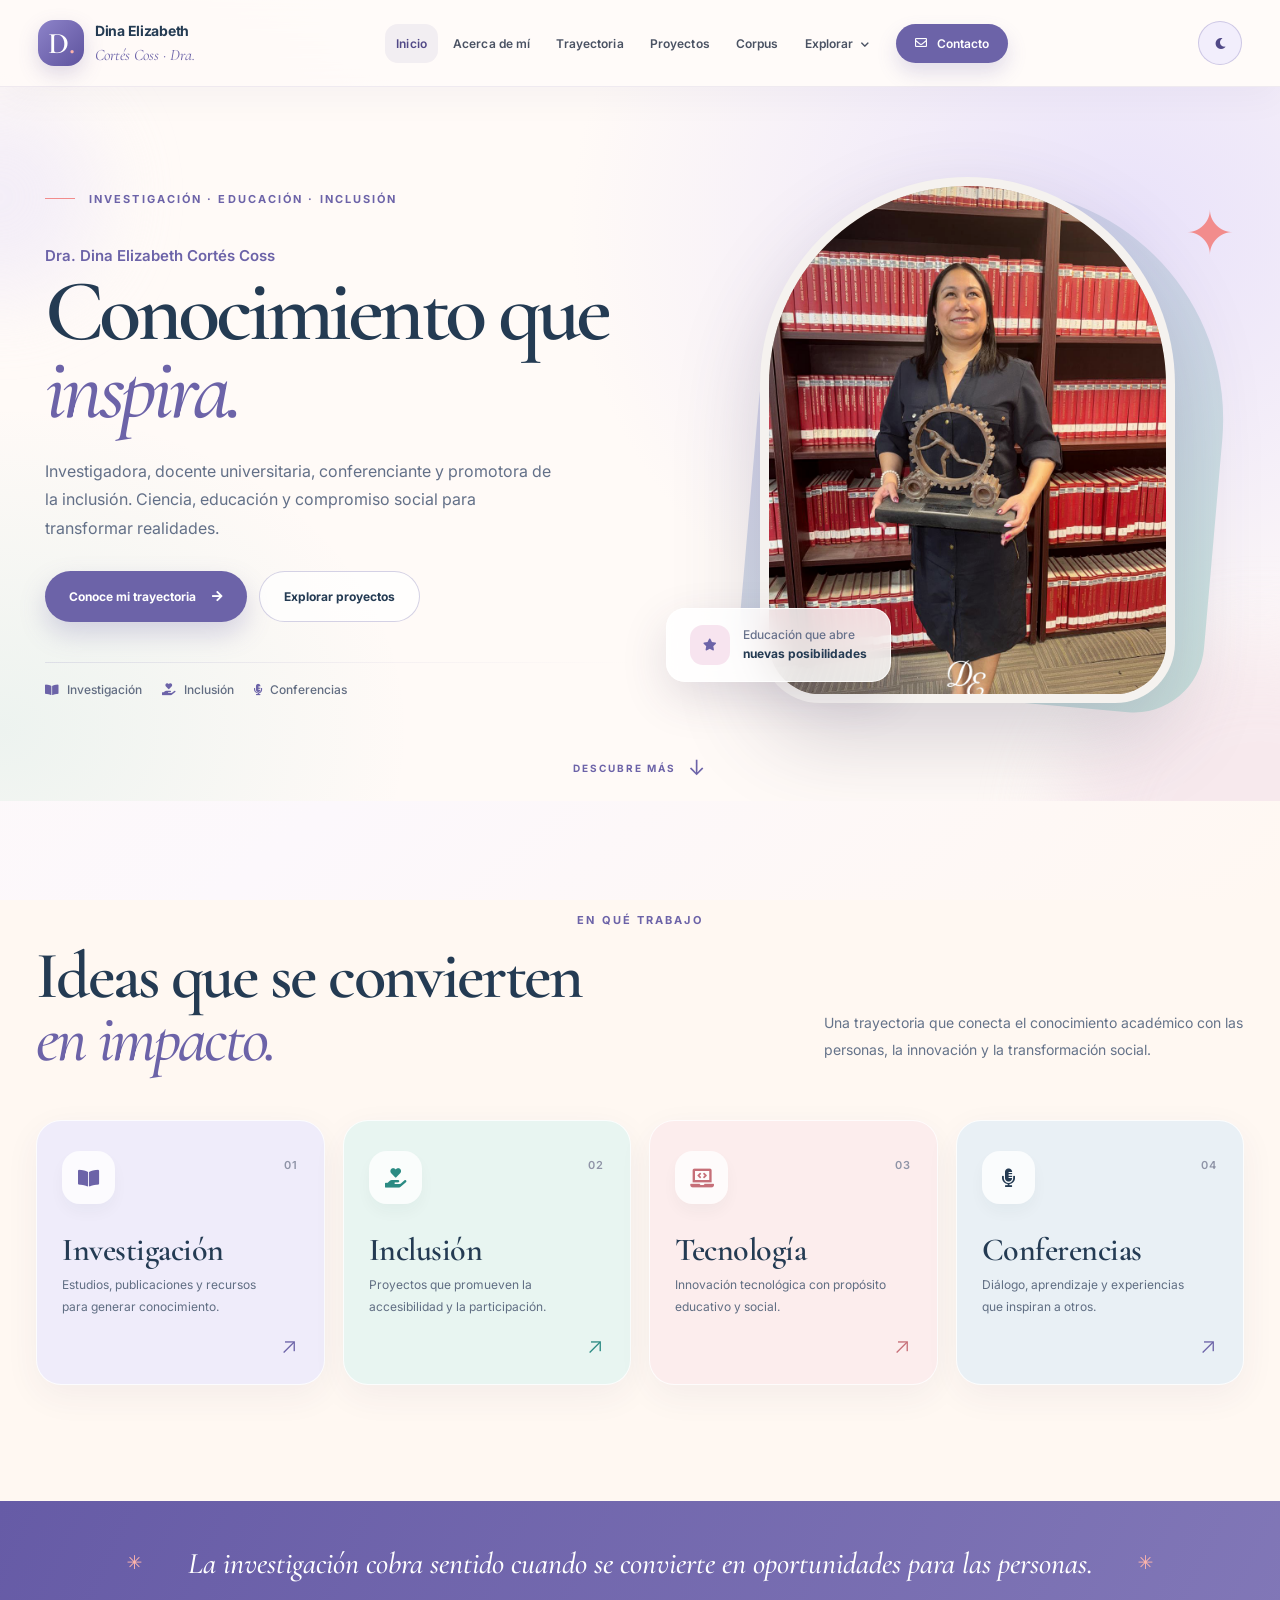
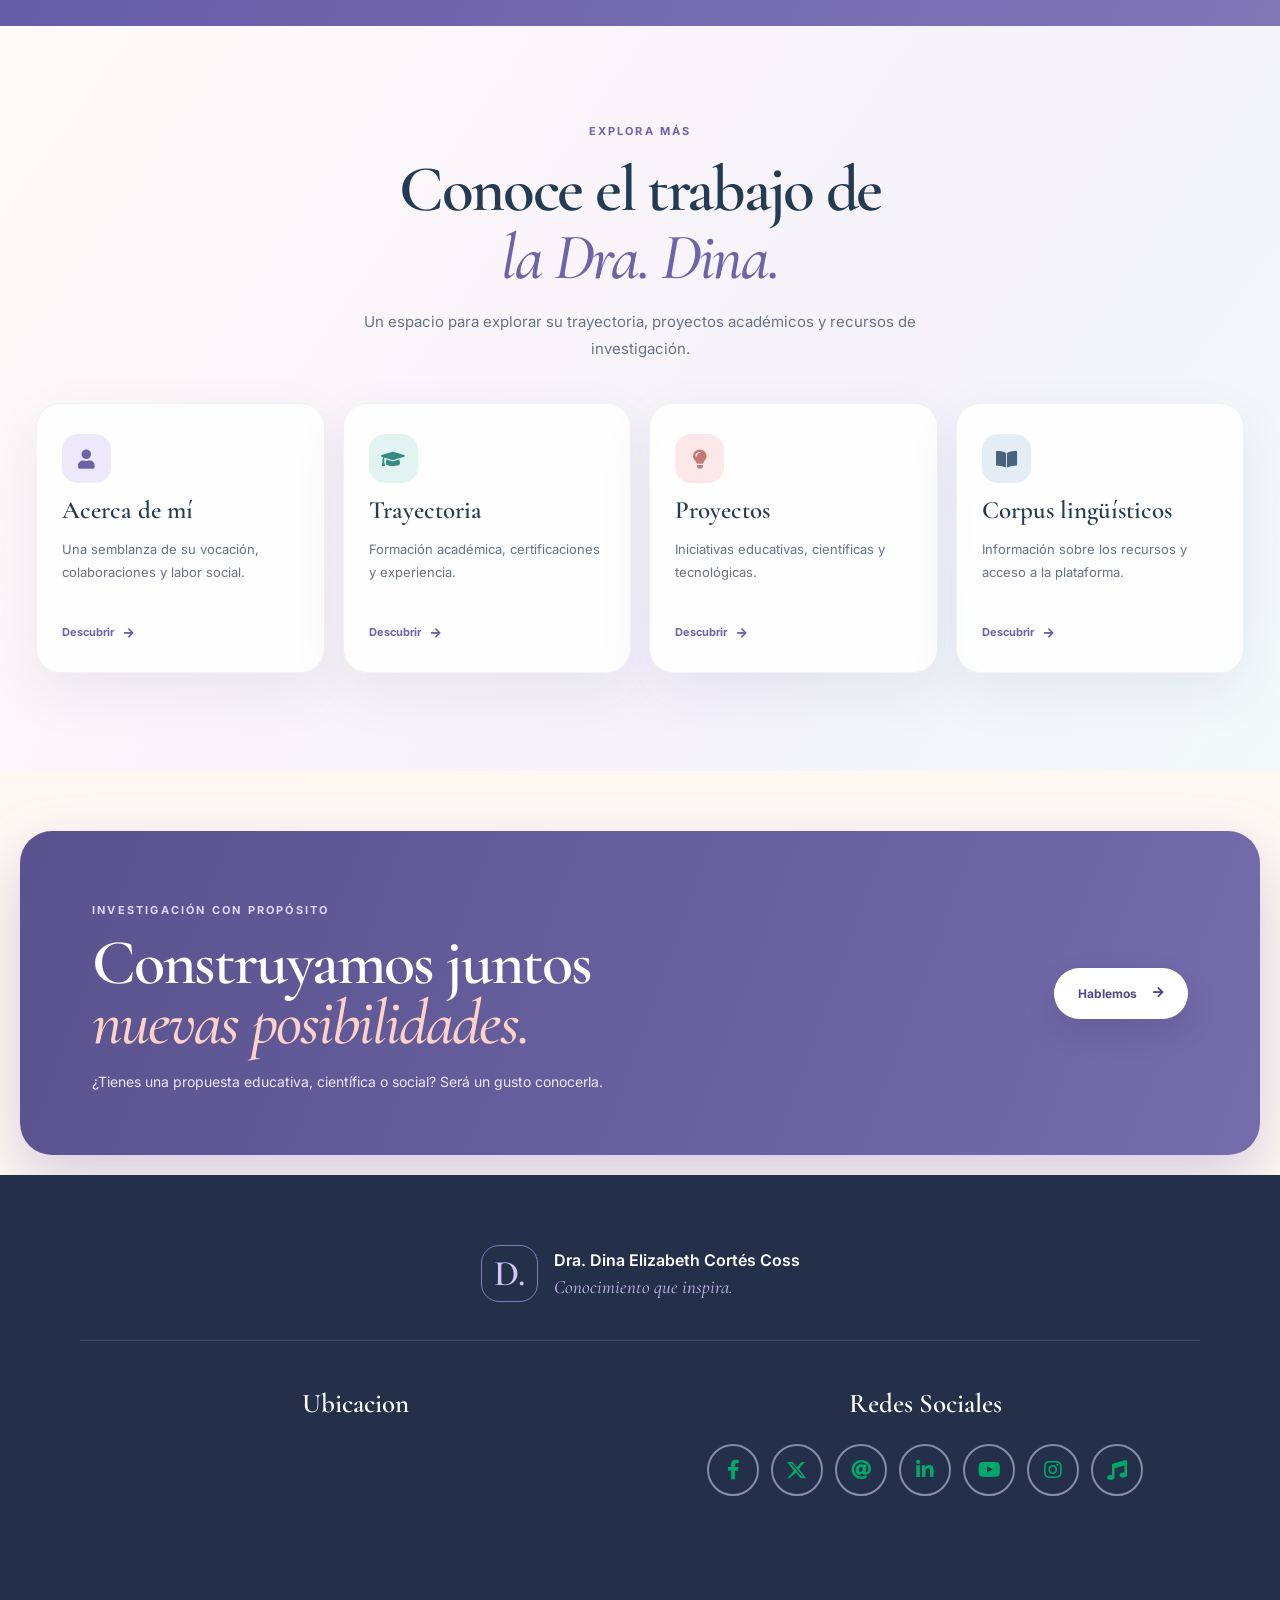
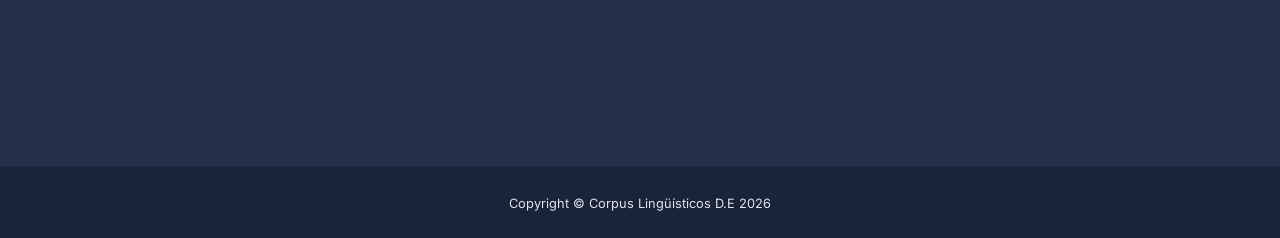
<file: index.html>
<!DOCTYPE html>

<html lang="es">
<head><script src="js/dina-theme.js"></script>
<meta charset="utf-8"/>
<meta content="width=device-width, initial-scale=1, shrink-to-fit=no" name="viewport"/>
<meta content="Investigación, inclusión, proyectos y trayectoria de la Dra. Dina Elizabeth Cortés Coss." name="description"/>
<meta content="" name="author"/>
<title>Inicio | Dra. Dina Elizabeth Cortés Coss</title>
<!-- Custom fonts for this theme -->

<link href="https://fonts.googleapis.com/css?family=Montserrat:400,700" rel="stylesheet" type="text/css"/>
<link href="https://fonts.googleapis.com/css?family=Lato:400,700,400italic,700italic" rel="stylesheet" type="text/css"/>
<!-- Theme CSS -->
<link href="css/freelancer.css" rel="stylesheet"/>
<link href="css/style_override.css" rel="stylesheet"/>


<meta content="#FFF8F2" name="theme-color"/><link href="https://fonts.googleapis.com/css2?family=Cormorant+Garamond:wght@400;500;600;700&amp;family=Inter:wght@400;500;600;700;800&amp;display=swap" rel="stylesheet"/><link href="css/dina-redesign.css" rel="stylesheet"/><link href="css/dina-theme-fixes.css" rel="stylesheet"/><link href="vendor/fontawesome-free/css/all.min.css" rel="stylesheet"/></head>
<body class="dina-multipage dina-page-home" id="page-top"><a class="dina-skip-link" href="#contenido">Saltar al contenido</a><div aria-hidden="true" class="dina-background"></div><nav aria-label="Navegación principal" class="dina-navbar" id="siteNav">
<div class="dina-nav-inner">
<a aria-label="Ir al inicio" class="dina-brand" href="index.html">
<span class="dina-brand-mark">D<span class="dina-brand-dot">.</span></span>
<span class="dina-brand-text"><strong>Dina Elizabeth</strong><small>Cortés Coss · Dra.</small></span>
</a>
<button aria-controls="navbarResponsive" aria-expanded="false" aria-label="Abrir menú" class="dina-menu-toggle" type="button"><i aria-hidden="true" class="fas fa-bars"></i></button>
<div class="dina-nav-collapse" id="navbarResponsive">
<div class="dina-nav-links">
<a aria-current="page" class="dina-nav-link active" href="index.html">Inicio</a>
<a class="dina-nav-link" href="acerca-de-mi.html">Acerca de mí</a>
<a class="dina-nav-link" href="trayectoria.html">Trayectoria</a>
<a class="dina-nav-link" href="proyectos.html">Proyectos</a>
<a class="dina-nav-link" href="corpus.html">Corpus</a>
<div class="dina-nav-more"><button aria-expanded="false" class="dina-more-btn" type="button">Explorar <i aria-hidden="true" class="fas fa-chevron-down"></i></button>
<div class="dina-more-menu">
<a href="premios.html">Premios y distinciones</a>
<a href="publicaciones.html">Publicaciones y enlaces</a>
<a href="cursos.html">Cursos y formación</a>
<a href="galeria.html">Galería</a>

</div>
</div>
</div>
<a class="dina-nav-cta" href="contacto.html"><i aria-hidden="true" class="far fa-envelope"></i> Contacto</a>
</div>
<button aria-label="Activar modo oscuro" aria-pressed="false" class="dina-theme-toggle" title="Activar modo oscuro" type="button"><i aria-hidden="true" class="fas fa-moon"></i><span class="dina-theme-label">Modo oscuro</span></button></div>
</nav><main class="dina-main" id="contenido"><header class="dina-hero" id="inicio">
<div aria-hidden="true" class="dina-orb dina-orb-one"></div><div aria-hidden="true" class="dina-orb dina-orb-two"></div>
<div class="dina-hero-inner">
<div class="dina-hero-copy">
<div class="dina-eyebrow"><span class="dina-eyebrow-line"></span> INVESTIGACIÓN · EDUCACIÓN · INCLUSIÓN</div>
<p class="dina-hello">Dra. Dina Elizabeth Cortés Coss</p>
<h1>Conocimiento que <em>inspira.</em></h1>
<p class="dina-hero-description">Investigadora, docente universitaria, conferenciante y promotora de la inclusión. Ciencia, educación y compromiso social para transformar realidades.</p>
<div class="dina-hero-actions"><a class="dina-btn dina-btn-primary" href="acerca-de-mi.html">Conoce mi trayectoria <i aria-hidden="true" class="fas fa-arrow-right"></i></a><a class="dina-btn dina-btn-outline" href="proyectos.html">Explorar proyectos</a></div>
<div class="dina-hero-divider"></div>
<div class="dina-hero-tags"><span><i aria-hidden="true" class="fas fa-book-open"></i> Investigación</span><span><i aria-hidden="true" class="fas fa-hand-holding-heart"></i> Inclusión</span><span><i aria-hidden="true" class="fas fa-microphone-alt"></i> Conferencias</span></div>
</div>
<div class="dina-hero-visual"><div class="dina-image-glow"></div><div class="dina-hero-image-card"><img alt="Dra. Dina Elizabeth Cortés Coss en un entorno académico" fetchpriority="high" src="img/foto05.jpg"/></div><div class="dina-float-note"><span class="dina-float-icon"><i aria-hidden="true" class="fas fa-star"></i></span><span>Educación que abre<br/><strong>nuevas posibilidades</strong></span></div><div aria-hidden="true" class="dina-image-scribble">✦</div></div>
</div>
<a class="dina-scroll-hint" href="#areas">DESCUBRE MÁS <span>↓</span></a>
</header><section aria-label="Áreas de trabajo" class="dina-areas" id="areas">
<div class="dina-section-overline">EN QUÉ TRABAJO</div>
<div class="dina-area-head"><h2>Ideas que se convierten<br/><em>en impacto.</em></h2><p>Una trayectoria que conecta el conocimiento académico con las personas, la innovación y la transformación social.</p></div>
<div class="dina-area-grid">
<a class="dina-area-card purple" href="publicaciones.html"><span class="dina-area-icon"><i aria-hidden="true" class="fas fa-book-open"></i></span><span class="dina-area-number">01 </span><h3>Investigación</h3><p>Estudios, publicaciones y recursos para generar conocimiento.</p><span aria-hidden="true" class="dina-area-arrow">↗</span></a>
<a class="dina-area-card teal" href="proyectos.html"><span class="dina-area-icon"><i aria-hidden="true" class="fas fa-hand-holding-heart"></i></span><span class="dina-area-number">02 </span><h3>Inclusión</h3><p>Proyectos que promueven la accesibilidad y la participación.</p><span aria-hidden="true" class="dina-area-arrow">↗</span></a>
<a class="dina-area-card peach" href="proyectos.html"><span class="dina-area-icon"><i aria-hidden="true" class="fas fa-laptop-code"></i></span><span class="dina-area-number">03 </span><h3>Tecnología</h3><p>Innovación tecnológica con propósito educativo y social.</p><span aria-hidden="true" class="dina-area-arrow">↗</span></a>
<a class="dina-area-card blue" href="conferencias.html"><span class="dina-area-icon"><i aria-hidden="true" class="fas fa-microphone-alt"></i></span><span class="dina-area-number">04 </span><h3>Conferencias</h3><p>Diálogo, aprendizaje y experiencias que inspiran a otros.</p><span aria-hidden="true" class="dina-area-arrow">↗</span></a>
</div>
</section><div class="dina-quote-strip"><span class="dina-quote-spark">✳</span><p>La investigación cobra sentido cuando se convierte en oportunidades para las personas.</p><span class="dina-quote-spark">✳</span></div><section aria-labelledby="home-descubre" class="dina-home-feature"><div class="dina-home-feature-inner"><div class="dina-section-overline">EXPLORA MÁS</div><h2 id="home-descubre">Conoce el trabajo de<br/><em>la Dra. Dina.</em></h2><p class="dina-home-feature-lead">Un espacio para explorar su trayectoria, proyectos académicos y recursos de investigación.</p><div class="dina-home-grid">
<a class="dina-home-tile" href="acerca-de-mi.html"><span class="dina-home-tile-icon"><i aria-hidden="true" class="fas fa-user"></i></span><span class="dina-home-tile-title">Acerca de mí</span><span>Una semblanza de su vocación, colaboraciones y labor social.</span><b>Descubrir <i aria-hidden="true" class="fas fa-arrow-right"></i></b></a>
<a class="dina-home-tile" href="trayectoria.html"><span class="dina-home-tile-icon teal"><i aria-hidden="true" class="fas fa-graduation-cap"></i></span><span class="dina-home-tile-title">Trayectoria</span><span>Formación académica, certificaciones y experiencia.</span><b>Descubrir <i aria-hidden="true" class="fas fa-arrow-right"></i></b></a>
<a class="dina-home-tile" href="proyectos.html"><span class="dina-home-tile-icon coral"><i aria-hidden="true" class="fas fa-lightbulb"></i></span><span class="dina-home-tile-title">Proyectos</span><span>Iniciativas educativas, científicas y tecnológicas.</span><b>Descubrir <i aria-hidden="true" class="fas fa-arrow-right"></i></b></a>
<a class="dina-home-tile" href="corpus.html"><span class="dina-home-tile-icon blue"><i aria-hidden="true" class="fas fa-book-open"></i></span><span class="dina-home-tile-title">Corpus lingüísticos</span><span>Información sobre los recursos y acceso a la plataforma.</span><b>Descubrir <i aria-hidden="true" class="fas fa-arrow-right"></i></b></a>
</div></div></section><section aria-label="Invitación para colaborar" class="dina-contact-band"><div><span>INVESTIGACIÓN CON PROPÓSITO</span><h2>Construyamos juntos<br><em>nuevas posibilidades.</em></br></h2><p>¿Tienes una propuesta educativa, científica o social? Será un gusto conocerla.</p></div><a class="dina-btn dina-btn-light" href="contacto.html">Hablemos <i aria-hidden="true" class="fas fa-arrow-right"></i></a></section></main><footer class="footer text-center"><div class="dina-footer-brand"><span class="dina-footer-monogram">D.</span><div><strong>Dra. Dina Elizabeth Cortés Coss</strong><small>Conocimiento que inspira.</small></div></div>
<div class="container">
<div class="row">
<!-- Footer Location -->
<div class="col-lg-6 mb-5 mb-lg-0">
<h4 class="text-uppercase mb-4">Ubicacion</h4>
<div class="mb-2" style="width:100%;max-width:100%;">
<iframe allowfullscreen="" height="320" referrerpolicy="no-referrer-when-downgrade" src="https://www.google.com/maps?hl=es&amp;q=Centro%20de%20Investigaci%C3%B3n%20y%20Desarrollo%20Tecnol%C3%B3gico%20CIDET&amp;ll=25.7250472,-100.3137289&amp;z=19&amp;output=embed" style="border:0;" title="Mapa - CIDET" width="100%"></iframe>
</div>
</div>
<!-- Footer Social Icons -->
<div class="col-lg-6 mb-5 mb-lg-0">
<h4 class="text-uppercase mb-4">Redes Sociales</h4>
<a class="btn btn-outline-light btn-social mx-1" href="https://www.facebook.com/Talk-About-1279590555446978/" target="_blank">
<i class="fab fa-fw fa-facebook-f"></i>
</a>
<a class="btn btn-outline-light btn-social mx-1" href="https://twitter.com/Elizabeth2C" target="_blank">
<svg fill="currentColor" height="1.25rem" viewbox="0 0 24 24" width="1.25rem" xmlns="http://www.w3.org/2000/svg">
<path d="M18.244 2.25h3.308l-7.227 8.26 8.502 11.24h-6.6l-5.17-6.763L2.881 21.75H.579l7.73-8.835L.136 2.25h6.754l4.883 6.346 5.871-6.346zM17.15 19.348h1.84L6.084 4.07H4.117l13.033 15.278z"></path>
</svg>
</a>
<a class="btn btn-outline-light btn-social mx-1" href="mailto:contacto.ely@gmail.com" target="_blank">
<i class="fas fa-at"></i>
</a>
<a class="btn btn-outline-light btn-social mx-1" href="https://www.linkedin.com/in/dra-elizabeth-coss" target="_blank">
<i class="fab fa-fw fa-linkedin-in"></i>
</a>
<a class="btn btn-outline-light btn-social mx-1" href="https://www.youtube.com/channel/UCaUHGKoKFJ3-oZVl0LGVXzw" target="_blank">
<i class="fab fa-fw fa-youtube"></i>
</a>
<a class="btn btn-outline-light btn-social mx-1" href="https://instagram.com/elizabeth_2c?r=nametag" target="_blank">
<i class="fab fa-fw fa-instagram"></i>
</a>
<a aria-label="TikTok" class="btn btn-outline-light btn-social mx-1" href="https://www.tiktok.com/@dinaelizabethcc" rel="noopener" target="_blank">
<i class="fas fa-music"></i>
</a>
</div>
<!-- Footer About Text -->
</div>
</div>
</footer><section class="copyright py-4 text-center text-white">
<div class="container">
<small>Copyright © Corpus Lingüísticos D.E 2026</small>
</div>
</section><div class="scroll-to-top d-lg-none position-fixed">
<a class="js-scroll-trigger d-block text-center text-white rounded" href="#page-top">
<i class="fa fa-chevron-up"></i>
</a>
</div><script src="vendor/jquery/jquery.min.js"></script>
<script src="vendor/bootstrap/js/bootstrap.bundle.min.js"></script>
<script src="vendor/jquery-easing/jquery.easing.min.js"></script>
<script src="js/jqBootstrapValidation.js"></script>
<script src="js/contact_me.js"></script>
<script src="js/freelancer.min.js"></script>
<script defer="True" src="js/dina-redesign.js"></script><script defer="" src="js/dina-pages.js"></script></body>
</html>
</file>
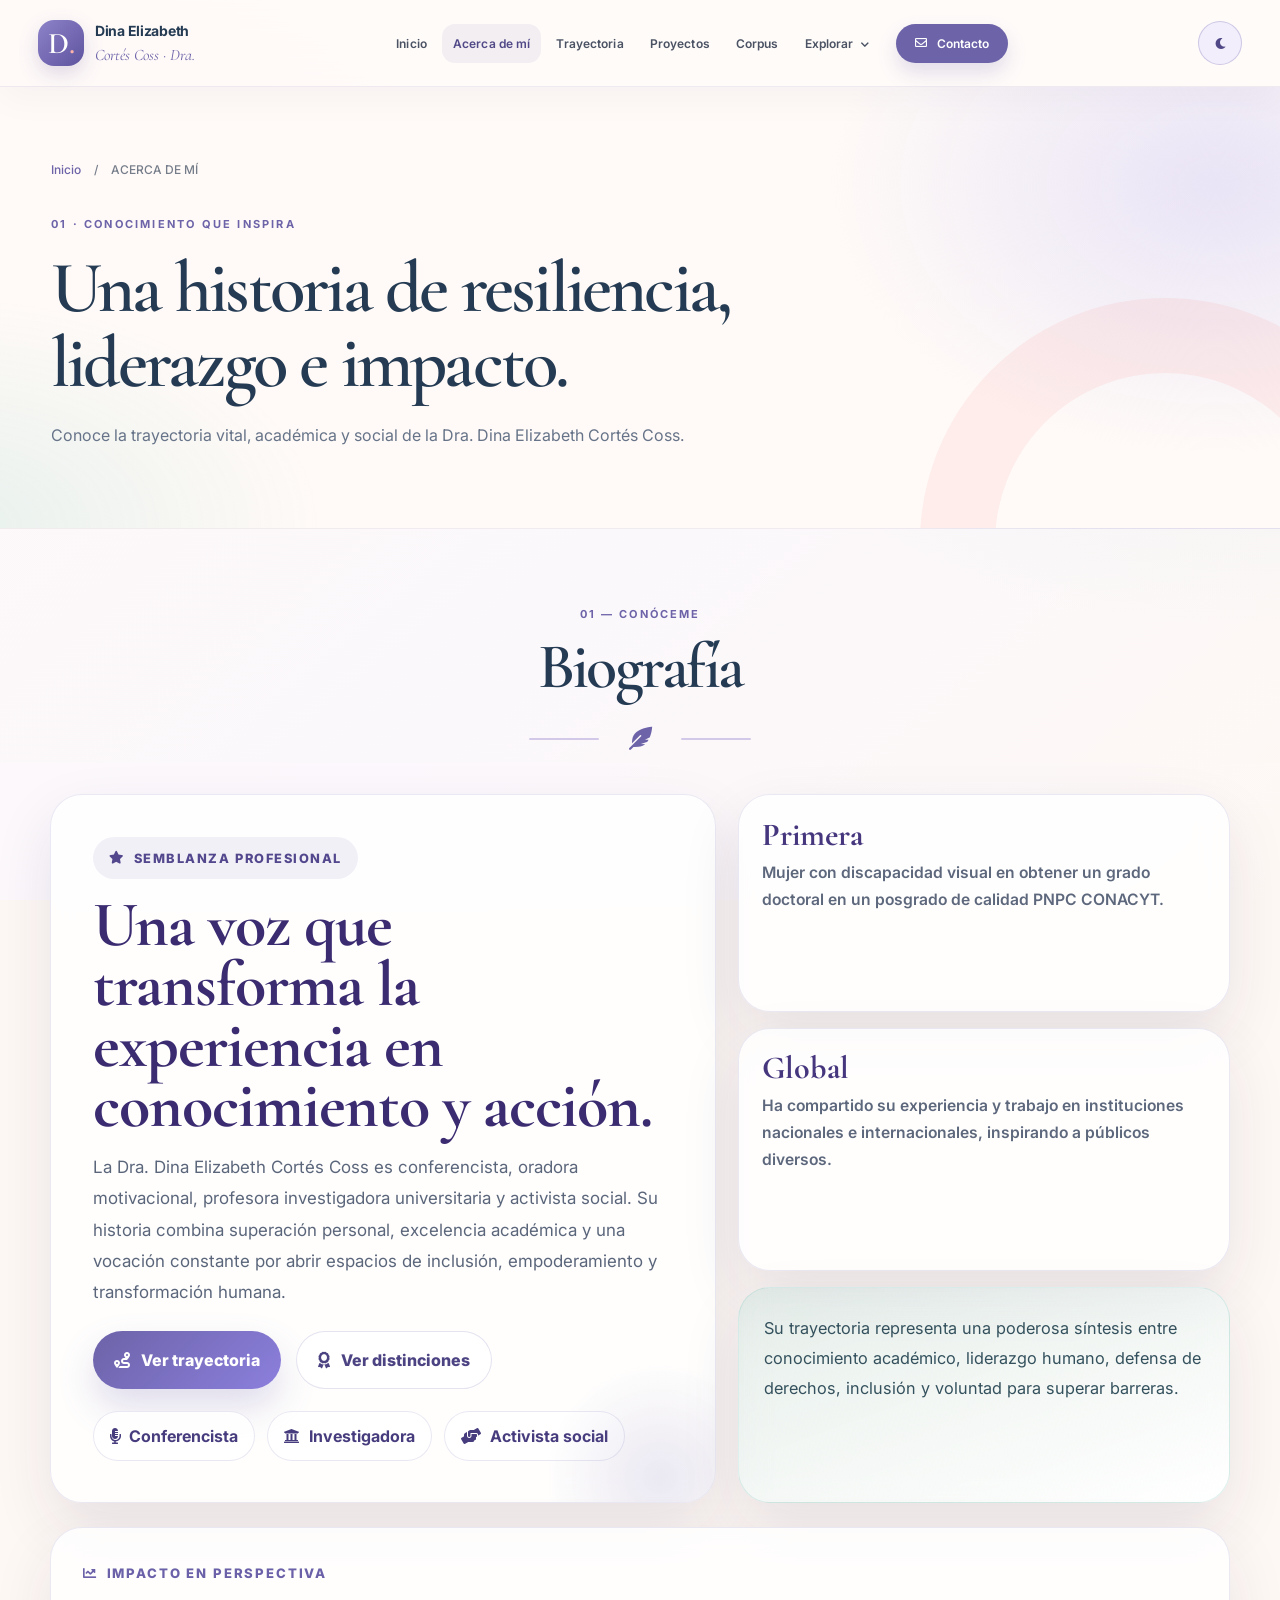
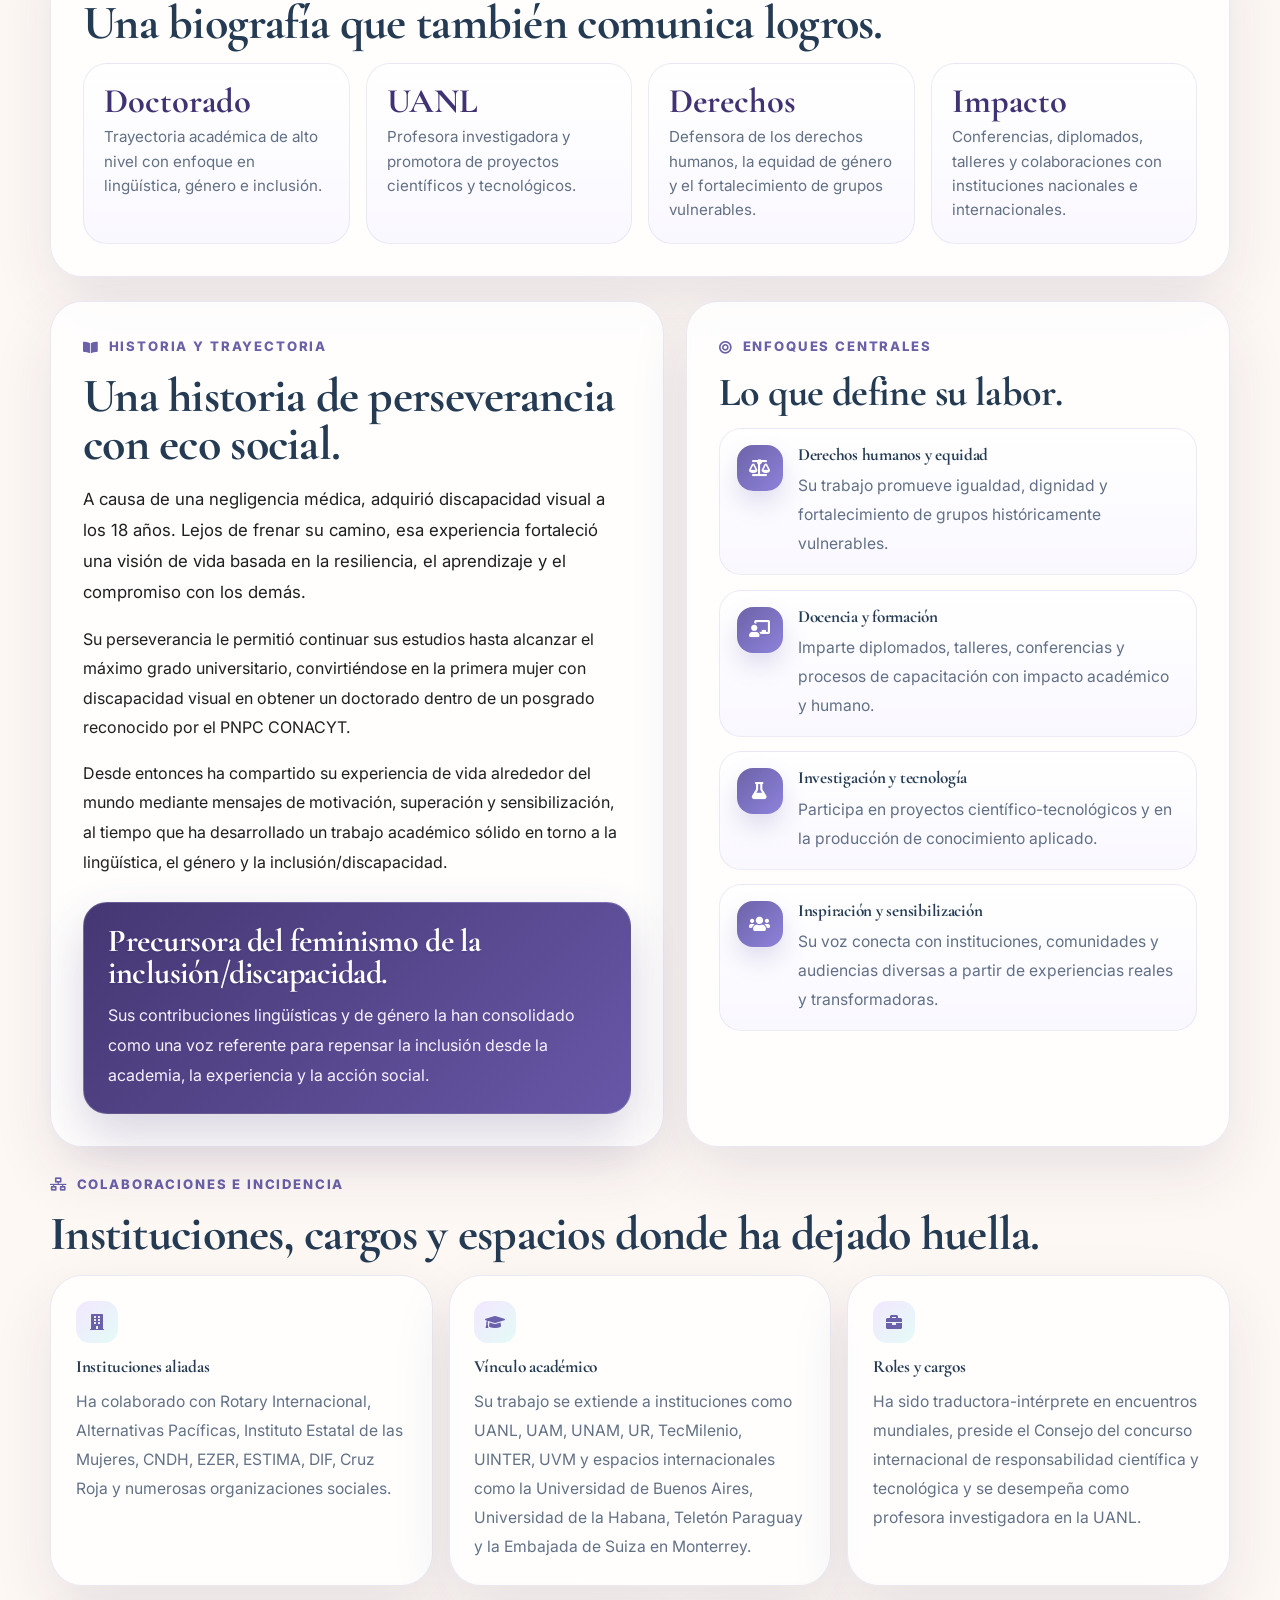
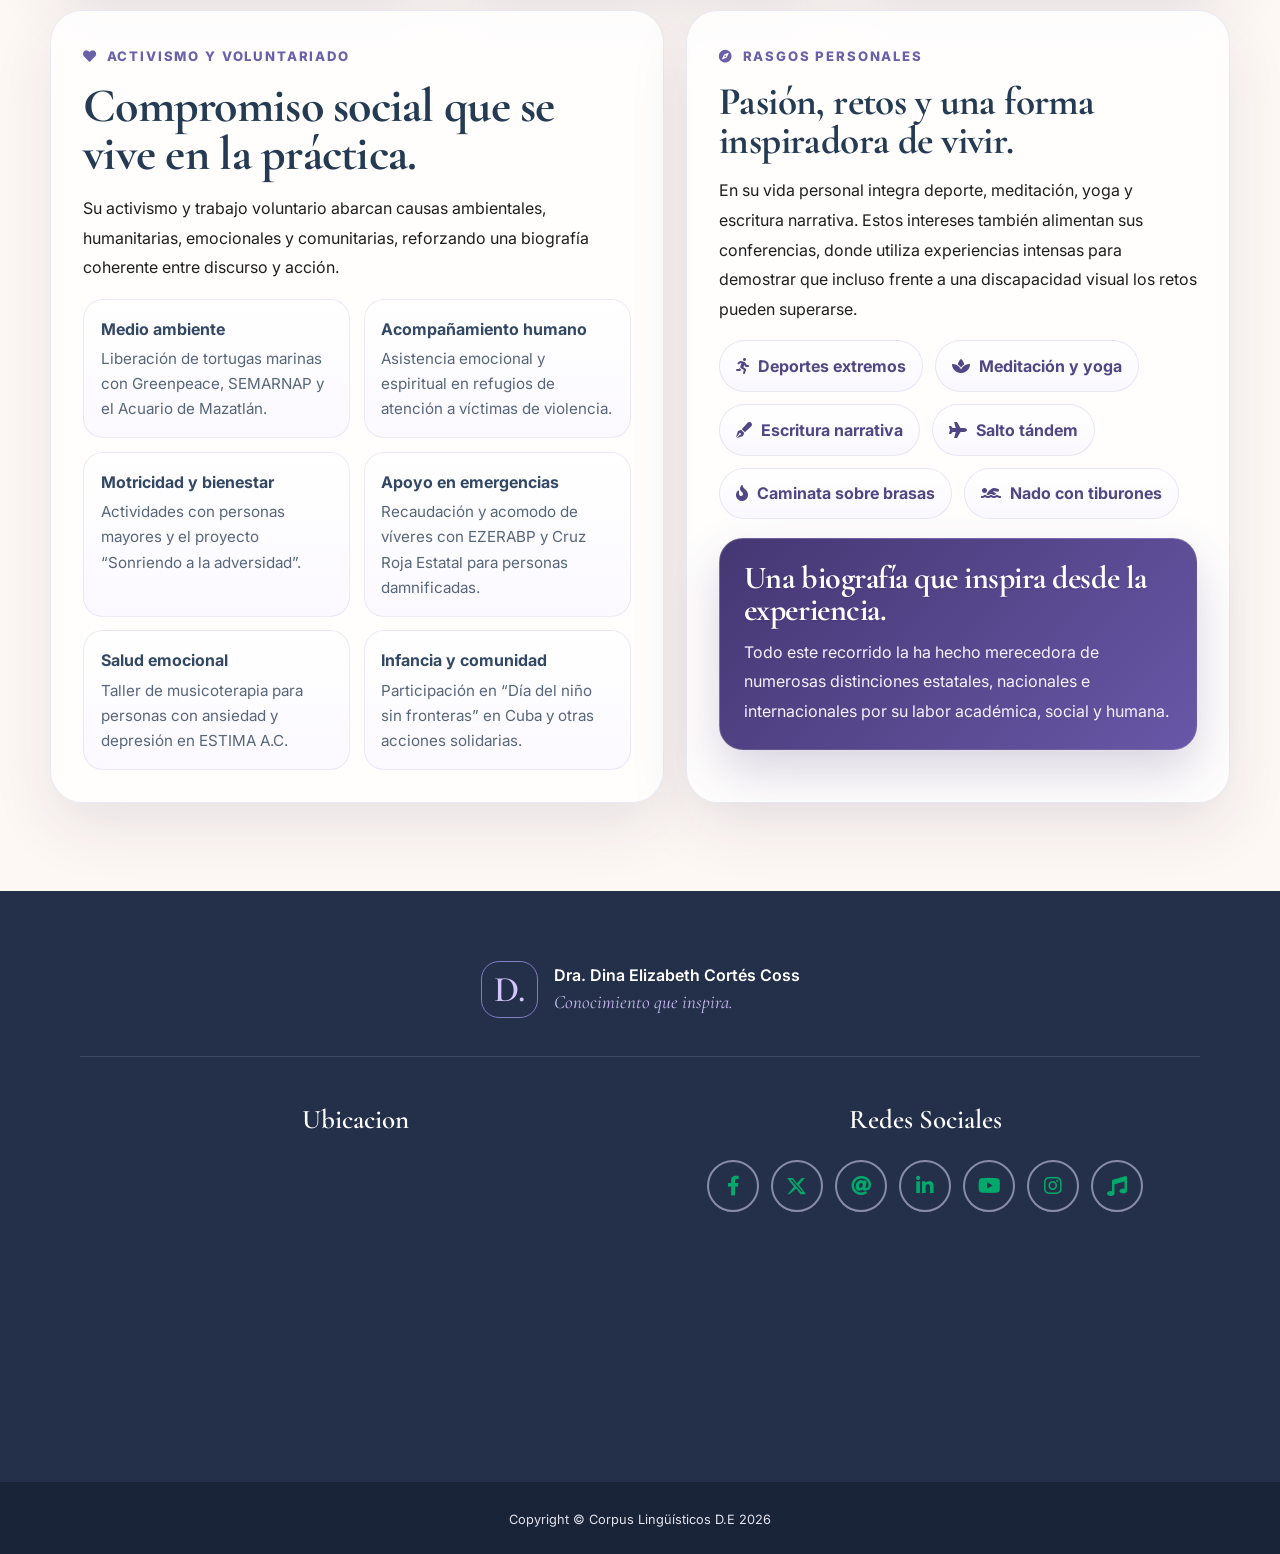
<file: acerca-de-mi.html>
<!DOCTYPE html>

<html lang="es">
<head><script src="js/dina-theme.js"></script>
<meta charset="utf-8"/>
<meta content="width=device-width, initial-scale=1, shrink-to-fit=no" name="viewport"/>
<meta content="Conoce su semblanza, su labor académica y las causas sociales que acompañan su trayectoria." name="description"/>
<meta content="" name="author"/>
<title>ACERCA DE MÍ | Dra. Dina Elizabeth Cortés Coss</title>
<!-- Custom fonts for this theme -->

<link href="https://fonts.googleapis.com/css?family=Montserrat:400,700" rel="stylesheet" type="text/css"/>
<link href="https://fonts.googleapis.com/css?family=Lato:400,700,400italic,700italic" rel="stylesheet" type="text/css"/>
<!-- Theme CSS -->
<link href="css/freelancer.css" rel="stylesheet"/>
<link href="css/style_override.css" rel="stylesheet"/>


<meta content="#FFF8F2" name="theme-color"/><link href="https://fonts.googleapis.com/css2?family=Cormorant+Garamond:wght@400;500;600;700&amp;family=Inter:wght@400;500;600;700;800&amp;display=swap" rel="stylesheet"/><link href="css/dina-redesign.css" rel="stylesheet"/><link href="css/dina-theme-fixes.css" rel="stylesheet"/><link href="css/dina-biografia.css" rel="stylesheet"/><link href="vendor/fontawesome-free/css/all.min.css" rel="stylesheet"/></head>
<body class="dina-multipage dina-page-interior dina-bio-page" id="page-top"><a class="dina-skip-link" href="#contenido">Saltar al contenido</a><div aria-hidden="true" class="dina-background"></div><nav aria-label="Navegación principal" class="dina-navbar" id="siteNav">
<div class="dina-nav-inner">
<a aria-label="Ir al inicio" class="dina-brand" href="index.html">
<span class="dina-brand-mark">D<span class="dina-brand-dot">.</span></span>
<span class="dina-brand-text"><strong>Dina Elizabeth</strong><small>Cortés Coss · Dra.</small></span>
</a>
<button aria-controls="navbarResponsive" aria-expanded="false" aria-label="Abrir menú" class="dina-menu-toggle" type="button"><i aria-hidden="true" class="fas fa-bars"></i></button>
<div class="dina-nav-collapse" id="navbarResponsive">
<div class="dina-nav-links">
<a class="dina-nav-link" href="index.html">Inicio</a>
<a aria-current="page" class="dina-nav-link active" href="acerca-de-mi.html">Acerca de mí</a>
<a class="dina-nav-link" href="trayectoria.html">Trayectoria</a>
<a class="dina-nav-link" href="proyectos.html">Proyectos</a>
<a class="dina-nav-link" href="corpus.html">Corpus</a>
<div class="dina-nav-more"><button aria-expanded="false" class="dina-more-btn" type="button">Explorar <i aria-hidden="true" class="fas fa-chevron-down"></i></button>
<div class="dina-more-menu">
<a href="premios.html">Premios y distinciones</a>
<a href="publicaciones.html">Publicaciones y enlaces</a>
<a href="cursos.html">Cursos y formación</a>
<a href="galeria.html">Galería</a>

</div>
</div>
</div>
<a class="dina-nav-cta" href="contacto.html"><i aria-hidden="true" class="far fa-envelope"></i> Contacto</a>
</div>
<button aria-label="Activar modo oscuro" aria-pressed="false" class="dina-theme-toggle" title="Activar modo oscuro" type="button"><i aria-hidden="true" class="fas fa-moon"></i><span class="dina-theme-label">Modo oscuro</span></button></div>
</nav><main class="dina-main" id="contenido"><div class="dina-inner-intro"><div aria-hidden="true" class="dina-inner-intro-orb"></div><div class="dina-inner-intro-container"><nav aria-label="Ruta de navegación" class="dina-breadcrumb"><a href="index.html">Inicio</a><span aria-hidden="true">/</span><span>ACERCA DE MÍ</span></nav><div class="dina-inner-eyebrow">01 · CONOCIMIENTO QUE INSPIRA</div><h1>Una historia de resiliencia, liderazgo e impacto.</h1><p>Conoce la trayectoria vital, académica y social de la Dra. Dina Elizabeth Cortés Coss.</p></div></div>
<section class="page-section section-view dina-content-section" id="biografia">
  <div class="dina-bio-shell">
    <div class="dina-section-kicker">01 — CONÓCEME</div>
    <h2 class="page-section-heading text-center text-uppercase text-secondary mb-0 dina-section-heading">Biografía</h2>

    <div class="divider-custom"><div class="divider-custom-line"></div><div class="divider-custom-icon"><i class="fas fa-feather-alt"></i></div><div class="divider-custom-line"></div></div>

    <section class="dina-bio-hero" aria-labelledby="bioHeroTitle">
      <article class="dina-bio-panel">
        <span class="dina-bio-kicker"><i class="fas fa-star" aria-hidden="true"></i> Semblanza profesional</span>
        <h2 id="bioHeroTitle">Una voz que transforma la experiencia en conocimiento y acción.</h2>
        <p>La Dra. Dina Elizabeth Cortés Coss es conferencista, oradora motivacional, profesora investigadora universitaria y activista social. Su historia combina superación personal, excelencia académica y una vocación constante por abrir espacios de inclusión, empoderamiento y transformación humana.</p>
        <div class="dina-bio-actions">
          <a class="dina-bio-btn" href="trayectoria.html"><i class="fas fa-route"></i> Ver trayectoria</a>
          <a class="dina-bio-btn-alt" href="premios.html"><i class="fas fa-award"></i> Ver distinciones</a>
        </div>
        <div class="dina-bio-tags">
          <span><i class="fas fa-microphone-alt"></i> Conferencista</span>
          <span><i class="fas fa-university"></i> Investigadora</span>
          <span><i class="fas fa-hands-helping"></i> Activista social</span>
        </div>
      </article>
      <aside class="dina-bio-side">
        <article class="dina-bio-side-card"><strong>Primera</strong><span>Mujer con discapacidad visual en obtener un grado doctoral en un posgrado de calidad PNPC CONACYT.</span></article>
        <article class="dina-bio-side-card"><strong>Global</strong><span>Ha compartido su experiencia y trabajo en instituciones nacionales e internacionales, inspirando a públicos diversos.</span></article>
        <article class="dina-bio-quote"><p>Su trayectoria representa una poderosa síntesis entre conocimiento académico, liderazgo humano, defensa de derechos, inclusión y voluntad para superar barreras.</p></article>
      </aside>
    </section>

    <section class="dina-bio-section-card" aria-labelledby="bioMetricasTitle">
      <div class="dina-bio-subtitle"><i class="fas fa-chart-line"></i> Impacto en perspectiva</div>
      <h3 class="dina-bio-title" id="bioMetricasTitle">Una biografía que también comunica logros.</h3>
      <div class="dina-bio-key-metrics">
        <article><strong>Doctorado</strong><span>Trayectoria académica de alto nivel con enfoque en lingüística, género e inclusión.</span></article>
        <article><strong>UANL</strong><span>Profesora investigadora y promotora de proyectos científicos y tecnológicos.</span></article>
        <article><strong>Derechos</strong><span>Defensora de los derechos humanos, la equidad de género y el fortalecimiento de grupos vulnerables.</span></article>
        <article><strong>Impacto</strong><span>Conferencias, diplomados, talleres y colaboraciones con instituciones nacionales e internacionales.</span></article>
      </div>
    </section>

    <section class="dina-bio-grid" aria-labelledby="bioHistoriaTitle">
      <article class="dina-bio-story-card">
        <div class="dina-bio-subtitle"><i class="fas fa-book-open"></i> Historia y trayectoria</div>
        <h3 class="dina-bio-title" id="bioHistoriaTitle">Una historia de perseverancia con eco social.</h3>
        <p class="dina-bio-lead">A causa de una negligencia médica, adquirió discapacidad visual a los 18 años. Lejos de frenar su camino, esa experiencia fortaleció una visión de vida basada en la resiliencia, el aprendizaje y el compromiso con los demás.</p>
        <p class="dina-bio-paragraph">Su perseverancia le permitió continuar sus estudios hasta alcanzar el máximo grado universitario, convirtiéndose en la primera mujer con discapacidad visual en obtener un doctorado dentro de un posgrado reconocido por el PNPC CONACYT.</p>
        <p class="dina-bio-paragraph">Desde entonces ha compartido su experiencia de vida alrededor del mundo mediante mensajes de motivación, superación y sensibilización, al tiempo que ha desarrollado un trabajo académico sólido en torno a la lingüística, el género y la inclusión/discapacidad.</p>
        <div class="dina-bio-highlight-band">
          <h4>Precursora del feminismo de la inclusión/discapacidad.</h4>
          <p>Sus contribuciones lingüísticas y de género la han consolidado como una voz referente para repensar la inclusión desde la academia, la experiencia y la acción social.</p>
        </div>
      </article>
      <aside class="dina-bio-focus-card">
        <div class="dina-bio-subtitle"><i class="fas fa-bullseye"></i> Enfoques centrales</div>
        <h3 class="dina-bio-title" style="font-size:2.5rem;">Lo que define su labor.</h3>
        <div class="dina-bio-feature-list">
          <article class="dina-bio-feature"><div class="dina-bio-feature-icon"><i class="fas fa-balance-scale"></i></div><div><h4>Derechos humanos y equidad</h4><p>Su trabajo promueve igualdad, dignidad y fortalecimiento de grupos históricamente vulnerables.</p></div></article>
          <article class="dina-bio-feature"><div class="dina-bio-feature-icon"><i class="fas fa-chalkboard-teacher"></i></div><div><h4>Docencia y formación</h4><p>Imparte diplomados, talleres, conferencias y procesos de capacitación con impacto académico y humano.</p></div></article>
          <article class="dina-bio-feature"><div class="dina-bio-feature-icon"><i class="fas fa-flask"></i></div><div><h4>Investigación y tecnología</h4><p>Participa en proyectos científico-tecnológicos y en la producción de conocimiento aplicado.</p></div></article>
          <article class="dina-bio-feature"><div class="dina-bio-feature-icon"><i class="fas fa-users"></i></div><div><h4>Inspiración y sensibilización</h4><p>Su voz conecta con instituciones, comunidades y audiencias diversas a partir de experiencias reales y transformadoras.</p></div></article>
        </div>
      </aside>
    </section>

    <section class="dina-bio-impact" aria-labelledby="bioImpactoTitle">
      <div class="dina-bio-subtitle"><i class="fas fa-network-wired"></i> Colaboraciones e incidencia</div>
      <h3 class="dina-bio-title" id="bioImpactoTitle">Instituciones, cargos y espacios donde ha dejado huella.</h3>
      <div class="dina-bio-impact-grid">
        <article class="dina-bio-impact-card"><div class="dina-bio-impact-chip"><i class="fas fa-building"></i></div><h4>Instituciones aliadas</h4><p>Ha colaborado con Rotary Internacional, Alternativas Pacíficas, Instituto Estatal de las Mujeres, CNDH, EZER, ESTIMA, DIF, Cruz Roja y numerosas organizaciones sociales.</p></article>
        <article class="dina-bio-impact-card"><div class="dina-bio-impact-chip"><i class="fas fa-graduation-cap"></i></div><h4>Vínculo académico</h4><p>Su trabajo se extiende a instituciones como UANL, UAM, UNAM, UR, TecMilenio, UINTER, UVM y espacios internacionales como la Universidad de Buenos Aires, Universidad de la Habana, Teletón Paraguay y la Embajada de Suiza en Monterrey.</p></article>
        <article class="dina-bio-impact-card"><div class="dina-bio-impact-chip"><i class="fas fa-briefcase"></i></div><h4>Roles y cargos</h4><p>Ha sido traductora-intérprete en encuentros mundiales, preside el Consejo del concurso internacional de responsabilidad científica y tecnológica y se desempeña como profesora investigadora en la UANL.</p></article>
      </div>
    </section>

    <section class="dina-bio-grid" aria-labelledby="bioActivismoTitle">
      <article class="dina-bio-activism-card">
        <div class="dina-bio-subtitle"><i class="fas fa-heart"></i> Activismo y voluntariado</div>
        <h3 class="dina-bio-title" id="bioActivismoTitle">Compromiso social que se vive en la práctica.</h3>
        <p class="dina-bio-paragraph">Su activismo y trabajo voluntario abarcan causas ambientales, humanitarias, emocionales y comunitarias, reforzando una biografía coherente entre discurso y acción.</p>
        <div class="dina-bio-activism-grid">
          <article class="dina-bio-activism-item"><strong>Medio ambiente</strong>Liberación de tortugas marinas con Greenpeace, SEMARNAP y el Acuario de Mazatlán.</article>
          <article class="dina-bio-activism-item"><strong>Acompañamiento humano</strong>Asistencia emocional y espiritual en refugios de atención a víctimas de violencia.</article>
          <article class="dina-bio-activism-item"><strong>Motricidad y bienestar</strong>Actividades con personas mayores y el proyecto “Sonriendo a la adversidad”.</article>
          <article class="dina-bio-activism-item"><strong>Apoyo en emergencias</strong>Recaudación y acomodo de víveres con EZERABP y Cruz Roja Estatal para personas damnificadas.</article>
          <article class="dina-bio-activism-item"><strong>Salud emocional</strong>Taller de musicoterapia para personas con ansiedad y depresión en ESTIMA A.C.</article>
          <article class="dina-bio-activism-item"><strong>Infancia y comunidad</strong>Participación en “Día del niño sin fronteras” en Cuba y otras acciones solidarias.</article>
        </div>
      </article>
      <aside class="dina-bio-hobbies-card">
        <div class="dina-bio-subtitle"><i class="fas fa-compass"></i> Rasgos personales</div>
        <h3 class="dina-bio-title" style="font-size:2.45rem;">Pasión, retos y una forma inspiradora de vivir.</h3>
        <p class="dina-bio-paragraph">En su vida personal integra deporte, meditación, yoga y escritura narrativa. Estos intereses también alimentan sus conferencias, donde utiliza experiencias intensas para demostrar que incluso frente a una discapacidad visual los retos pueden superarse.</p>
        <div class="dina-bio-hobby-tags">
          <span><i class="fas fa-running"></i> Deportes extremos</span>
          <span><i class="fas fa-spa"></i> Meditación y yoga</span>
          <span><i class="fas fa-pen-fancy"></i> Escritura narrativa</span>
          <span><i class="fas fa-plane"></i> Salto tándem</span>
          <span><i class="fas fa-fire"></i> Caminata sobre brasas</span>
          <span><i class="fas fa-swimmer"></i> Nado con tiburones</span>
        </div>
        <div class="dina-bio-highlight-band" style="margin-top:1.2rem;">
          <h4>Una biografía que inspira desde la experiencia.</h4>
          <p>Todo este recorrido la ha hecho merecedora de numerosas distinciones estatales, nacionales e internacionales por su labor académica, social y humana.</p>
        </div>
      </aside>
    </section>
  </div>
</section></main><footer class="footer text-center"><div class="dina-footer-brand"><span class="dina-footer-monogram">D.</span><div><strong>Dra. Dina Elizabeth Cortés Coss</strong><small>Conocimiento que inspira.</small></div></div>
<div class="container">
<div class="row">
<!-- Footer Location -->
<div class="col-lg-6 mb-5 mb-lg-0">
<h4 class="text-uppercase mb-4">Ubicacion</h4>
<div class="mb-2" style="width:100%;max-width:100%;">
<iframe allowfullscreen="" height="320" referrerpolicy="no-referrer-when-downgrade" src="https://www.google.com/maps?hl=es&amp;q=Centro%20de%20Investigaci%C3%B3n%20y%20Desarrollo%20Tecnol%C3%B3gico%20CIDET&amp;ll=25.7250472,-100.3137289&amp;z=19&amp;output=embed" style="border:0;" title="Mapa - CIDET" width="100%"></iframe>
</div>
</div>
<!-- Footer Social Icons -->
<div class="col-lg-6 mb-5 mb-lg-0">
<h4 class="text-uppercase mb-4">Redes Sociales</h4>
<a class="btn btn-outline-light btn-social mx-1" href="https://www.facebook.com/Talk-About-1279590555446978/" target="_blank">
<i class="fab fa-fw fa-facebook-f"></i>
</a>
<a class="btn btn-outline-light btn-social mx-1" href="https://twitter.com/Elizabeth2C" target="_blank">
<svg fill="currentColor" height="1.25rem" viewbox="0 0 24 24" width="1.25rem" xmlns="http://www.w3.org/2000/svg">
<path d="M18.244 2.25h3.308l-7.227 8.26 8.502 11.24h-6.6l-5.17-6.763L2.881 21.75H.579l7.73-8.835L.136 2.25h6.754l4.883 6.346 5.871-6.346zM17.15 19.348h1.84L6.084 4.07H4.117l13.033 15.278z"></path>
</svg>
</a>
<a class="btn btn-outline-light btn-social mx-1" href="mailto:contacto.ely@gmail.com" target="_blank">
<i class="fas fa-at"></i>
</a>
<a class="btn btn-outline-light btn-social mx-1" href="https://www.linkedin.com/in/dra-elizabeth-coss" target="_blank">
<i class="fab fa-fw fa-linkedin-in"></i>
</a>
<a class="btn btn-outline-light btn-social mx-1" href="https://www.youtube.com/channel/UCaUHGKoKFJ3-oZVl0LGVXzw" target="_blank">
<i class="fab fa-fw fa-youtube"></i>
</a>
<a class="btn btn-outline-light btn-social mx-1" href="https://instagram.com/elizabeth_2c?r=nametag" target="_blank">
<i class="fab fa-fw fa-instagram"></i>
</a>
<a aria-label="TikTok" class="btn btn-outline-light btn-social mx-1" href="https://www.tiktok.com/@dinaelizabethcc" rel="noopener" target="_blank">
<i class="fas fa-music"></i>
</a>
</div>
<!-- Footer About Text -->
</div>
</div>
</footer><section class="copyright py-4 text-center text-white">
<div class="container">
<small>Copyright © Corpus Lingüísticos D.E 2026</small>
</div>
</section><div class="scroll-to-top d-lg-none position-fixed">
<a class="js-scroll-trigger d-block text-center text-white rounded" href="#page-top">
<i class="fa fa-chevron-up"></i>
</a>
</div><script src="vendor/jquery/jquery.min.js"></script>
<script src="vendor/bootstrap/js/bootstrap.bundle.min.js"></script>
<script src="vendor/jquery-easing/jquery.easing.min.js"></script>
<script src="js/jqBootstrapValidation.js"></script>
<script src="js/contact_me.js"></script>
<script src="js/freelancer.min.js"></script>
<script defer="True" src="js/dina-redesign.js"></script><script defer="" src="js/dina-pages.js"></script></body>
</html>
</file>
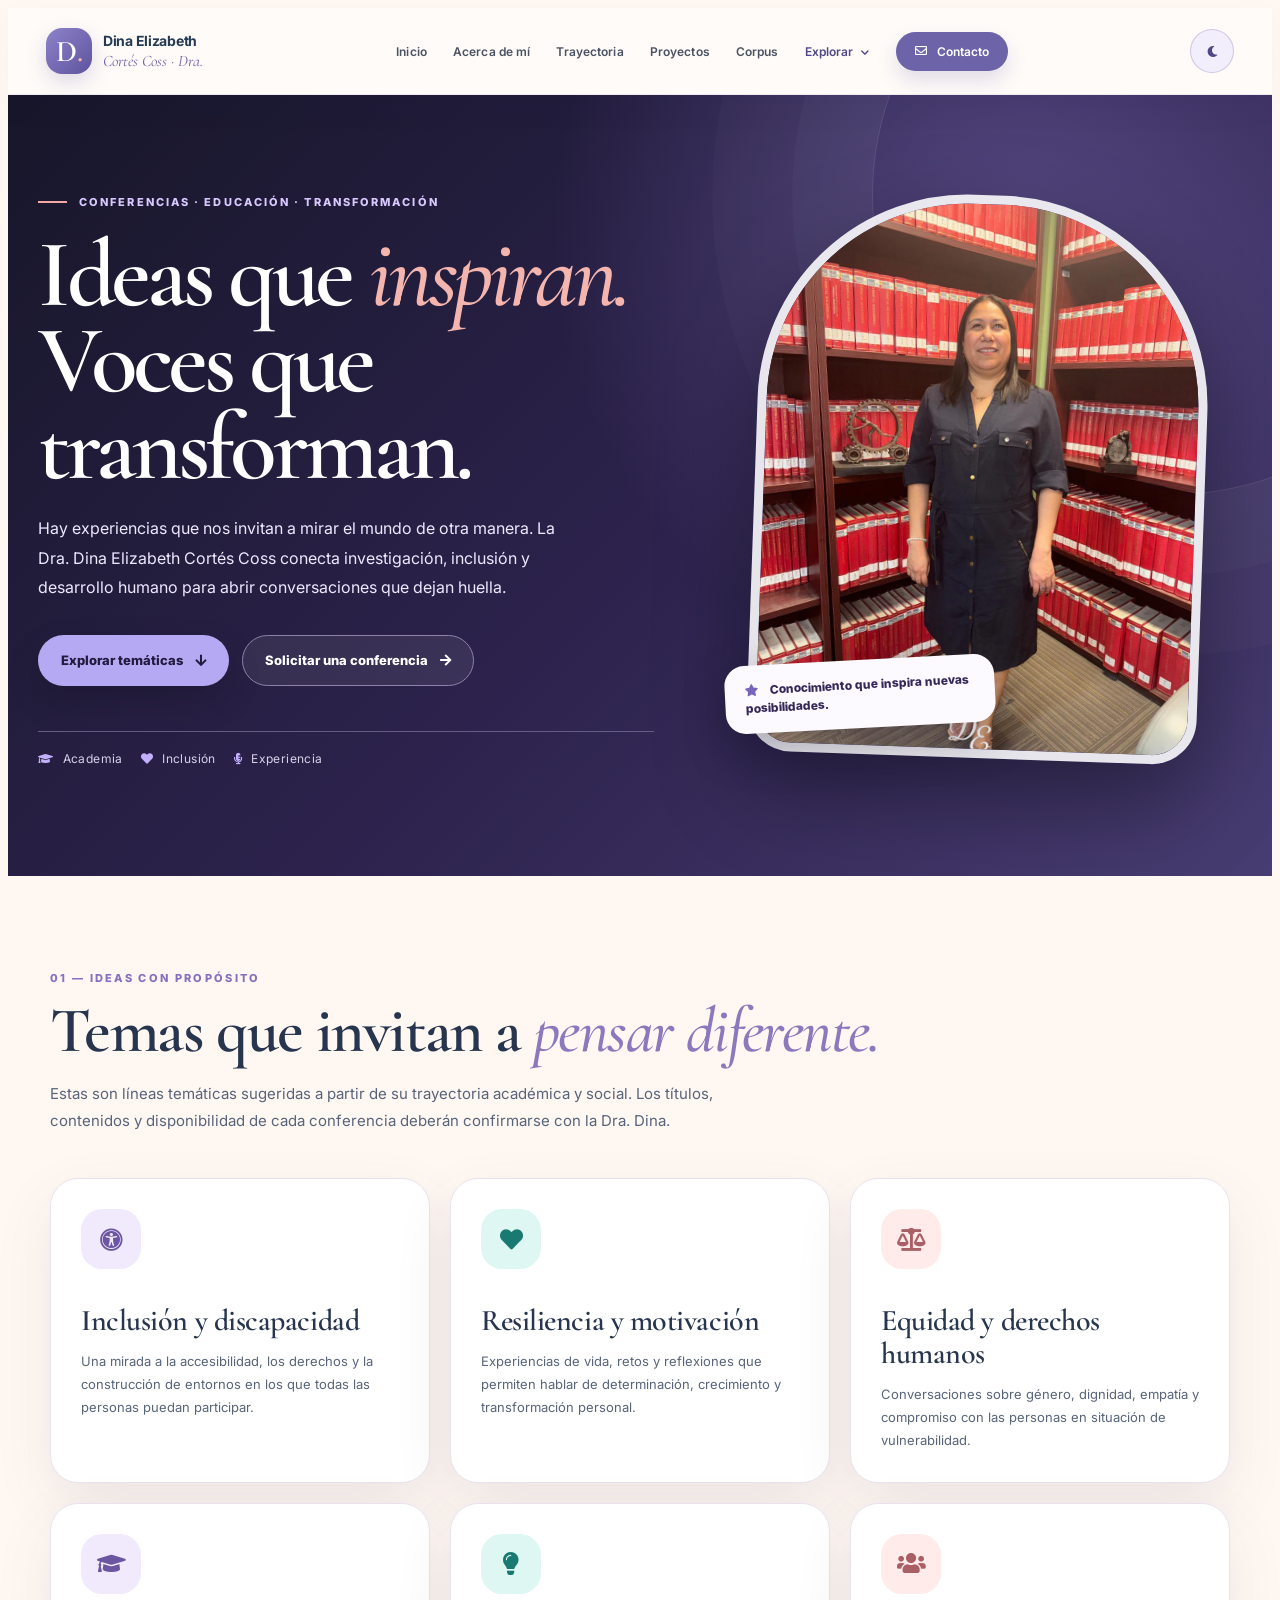
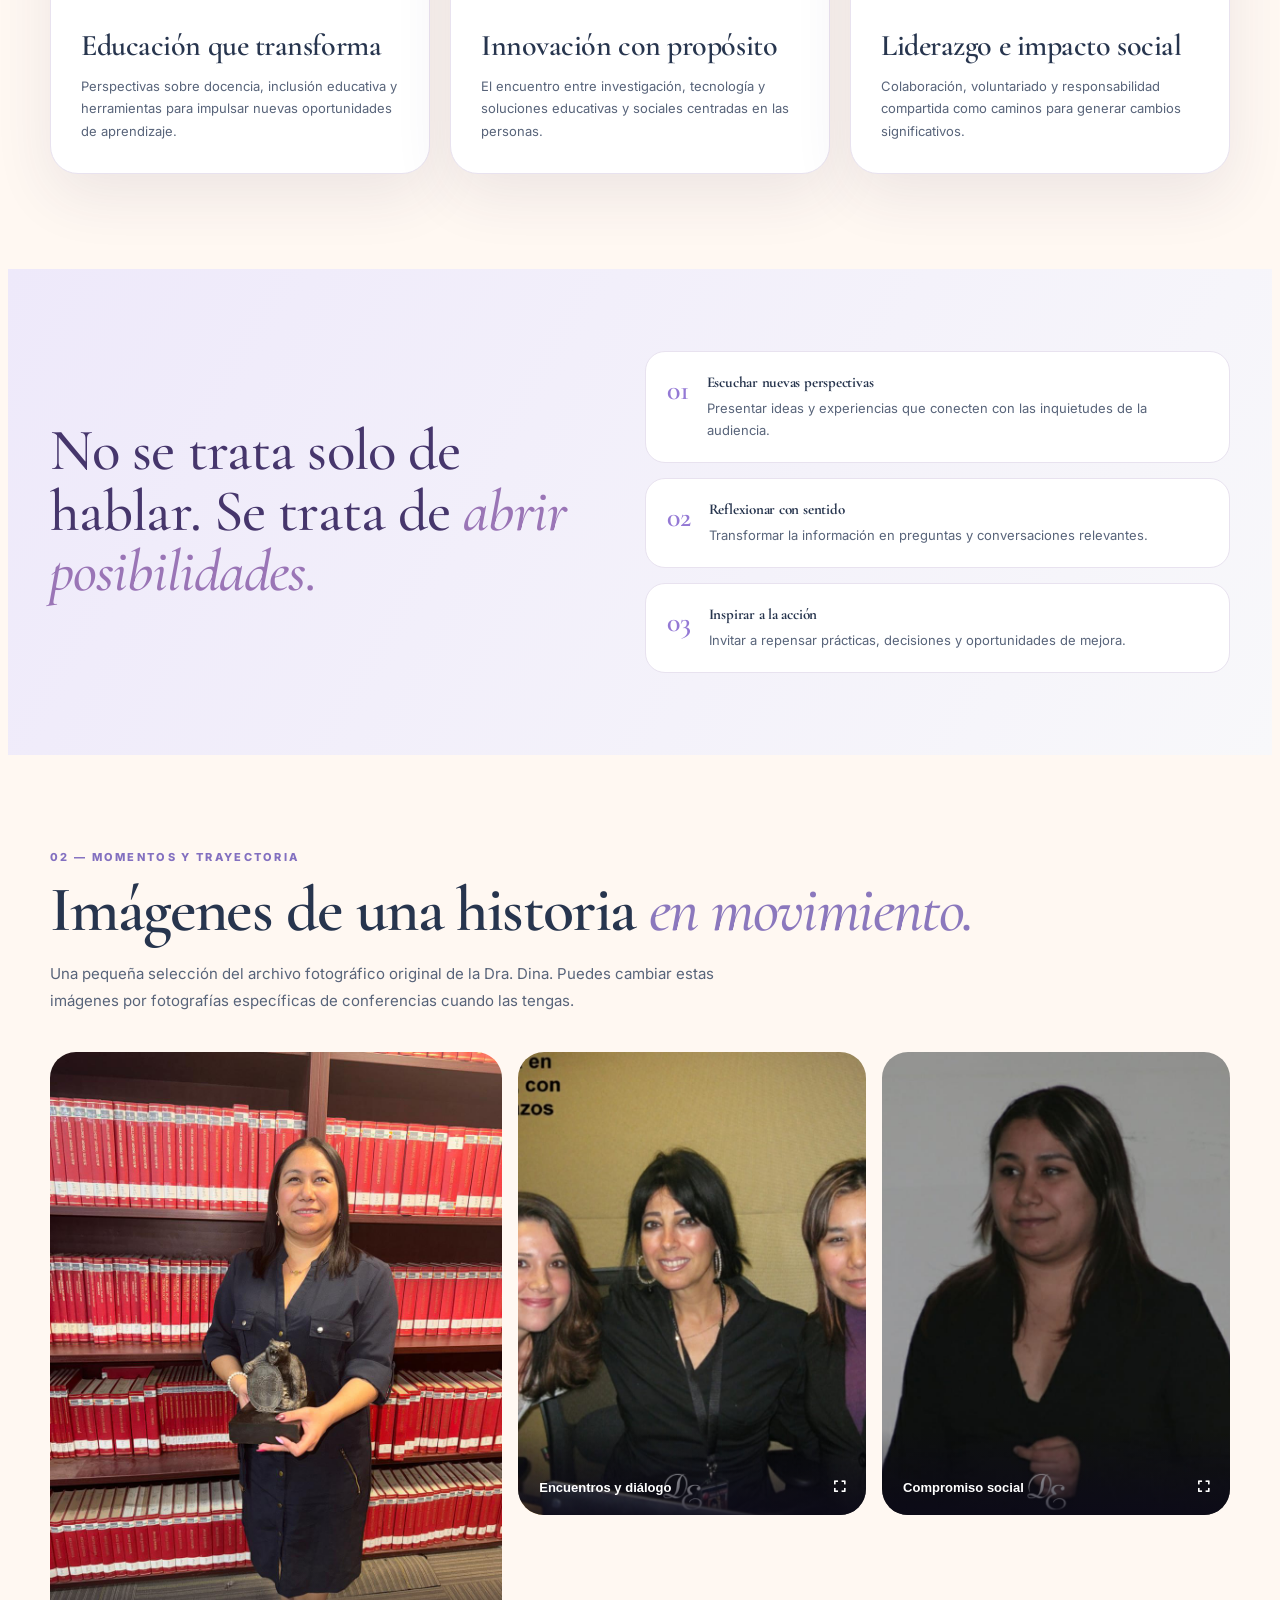
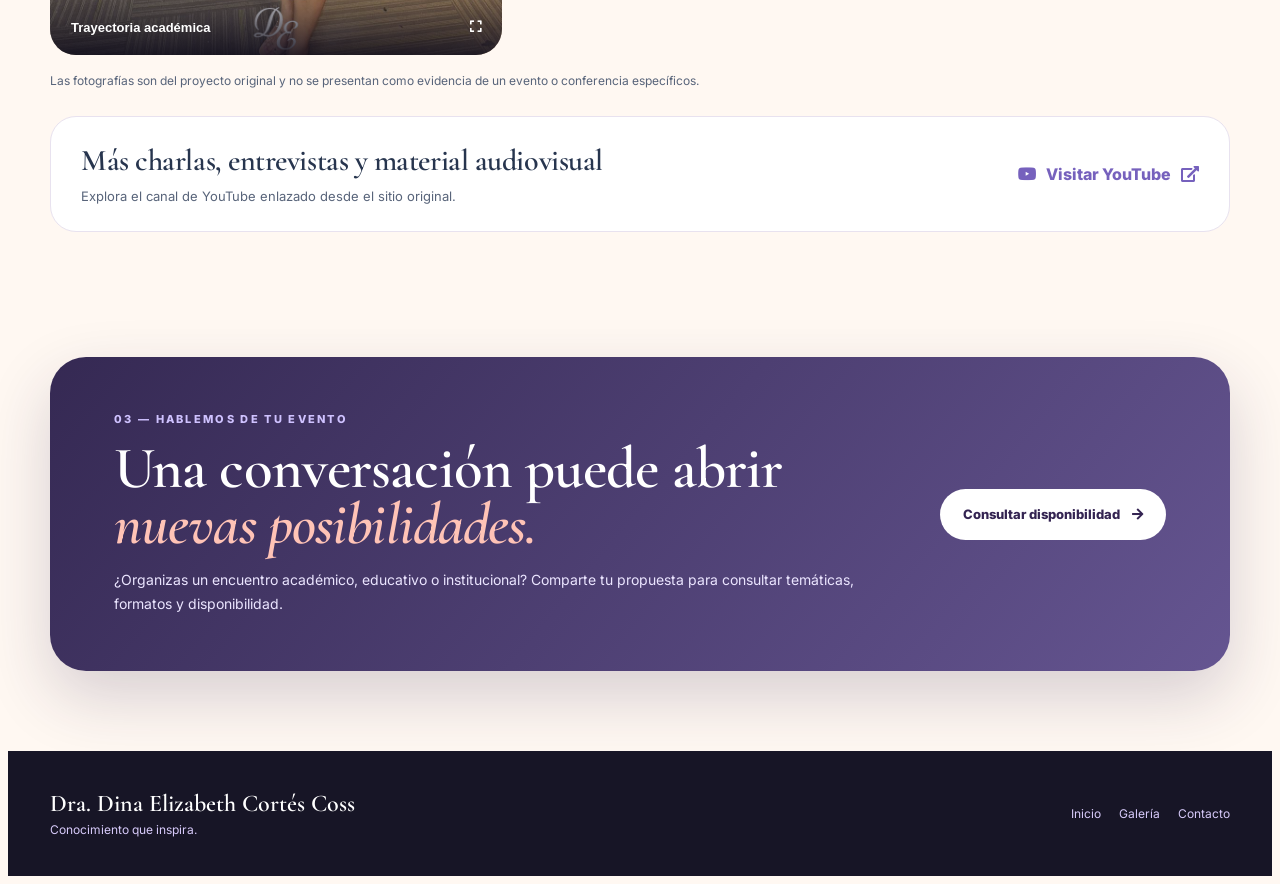
<file: conferencias.html>
<!DOCTYPE html>
<html lang="es">
<head>
  <meta charset="UTF-8">
  <meta name="viewport" content="width=device-width, initial-scale=1">
  <meta name="description" content="Conferencias, inclusión, educación y experiencias de la Dra. Dina Elizabeth Cortés Coss.">
  <title>Conferencias | Dra. Dina Elizabeth Cortés Coss</title>
  <script src="js/dina-theme.js"></script>
  <link href="https://fonts.googleapis.com/css2?family=Cormorant+Garamond:wght@400;500;600;700&family=Inter:wght@400;500;600;700;800&display=swap" rel="stylesheet">
  <link href="vendor/fontawesome-free/css/all.min.css" rel="stylesheet">
  <link href="css/dina-redesign.css" rel="stylesheet">
  <link href="css/dina-theme-fixes.css" rel="stylesheet">
  <link href="css/conferencias.css" rel="stylesheet">
</head>
<body class="dina-multipage cf-page" id="page-top">
<a class="dina-skip-link" href="#contenido">Saltar al contenido</a>
<nav class="dina-navbar" id="siteNav" aria-label="Navegación principal">
 <div class="dina-nav-inner">
  <a class="dina-brand" href="index.html" aria-label="Volver al inicio"><span class="dina-brand-mark">D<span class="dina-brand-dot">.</span></span><span class="dina-brand-text"><strong>Dina Elizabeth</strong><small>Cortés Coss · Dra.</small></span></a>
  <button class="dina-menu-toggle" aria-controls="navbarResponsive" aria-expanded="false" aria-label="Abrir menú" type="button"><i class="fas fa-bars" aria-hidden="true"></i></button>
  <div class="dina-nav-collapse" id="navbarResponsive"><div class="dina-nav-links">
   <a class="dina-nav-link" href="index.html">Inicio</a>
   <a class="dina-nav-link" href="acerca-de-mi.html">Acerca de mí</a>
   <a class="dina-nav-link" href="trayectoria.html">Trayectoria</a>
   <a class="dina-nav-link" href="proyectos.html">Proyectos</a>
   <a class="dina-nav-link" href="corpus.html">Corpus</a>
   <div class="dina-nav-more"><button class="dina-more-btn has-current" type="button" aria-expanded="false">Explorar <i class="fas fa-chevron-down" aria-hidden="true"></i></button>
    <div class="dina-more-menu">
     <a class="active" aria-current="page" href="conferencias.html">Conferencias</a>
     <a href="premios.html">Premios y distinciones</a>
     <a href="publicaciones.html">Publicaciones y enlaces</a>
     <a href="cursos.html">Cursos y formación</a>
     <a href="galeria.html">Galería</a>
    </div>
   </div>
  </div><a class="dina-nav-cta" href="contacto.html"><i class="far fa-envelope" aria-hidden="true"></i> Contacto</a></div>
  <button class="dina-theme-toggle" type="button" aria-pressed="false" aria-label="Activar modo oscuro" title="Activar modo oscuro"><i class="fas fa-moon" aria-hidden="true"></i><span class="dina-theme-label">Modo oscuro</span></button>
 </div>
</nav>
<main class="dina-main" id="contenido">
 <header class="cf-hero">
  <div class="cf-hero-inner">
   <div>
    <div class="cf-eyebrow">Conferencias · Educación · Transformación</div>
    <h1>Ideas que <em>inspiran.</em><br>Voces que transforman.</h1>
    <p class="cf-hero-lead">Hay experiencias que nos invitan a mirar el mundo de otra manera. La Dra. Dina Elizabeth Cortés Coss conecta investigación, inclusión y desarrollo humano para abrir conversaciones que dejan huella.</p>
    <div class="cf-buttons"><a class="cf-btn cf-btn-primary" href="#tematicas">Explorar temáticas <i class="fas fa-arrow-down" aria-hidden="true"></i></a><a class="cf-btn cf-btn-ghost" href="#solicitar">Solicitar una conferencia <i class="fas fa-arrow-right" aria-hidden="true"></i></a></div>
    <div class="cf-hero-mini"><span><i class="fas fa-graduation-cap" aria-hidden="true"></i> Academia</span><span><i class="fas fa-heart" aria-hidden="true"></i> Inclusión</span><span><i class="fas fa-microphone-alt" aria-hidden="true"></i> Experiencia</span></div>
   </div>
   <figure class="cf-portrait"><div class="cf-portrait-frame"><img src="img/foto03.jpg" alt="Retrato de la Dra. Dina Elizabeth Cortés Coss" fetchpriority="high"></div><figcaption class="cf-photo-note"><i class="fas fa-star" aria-hidden="true"></i> Conocimiento que inspira nuevas posibilidades.</figcaption></figure>
  </div>
 </header>
 <section class="cf-section" id="tematicas" aria-labelledby="tematicas-title">
  <div class="cf-wrap">
   <div class="cf-kicker">01 — Ideas con propósito</div>
   <h2 class="cf-heading" id="tematicas-title">Temas que invitan a <em>pensar diferente.</em></h2>
   <p class="cf-description">Estas son líneas temáticas sugeridas a partir de su trayectoria académica y social. Los títulos, contenidos y disponibilidad de cada conferencia deberán confirmarse con la Dra. Dina.</p>
   <div class="cf-themes">
    <article class="cf-theme"><div class="cf-theme-icon"><i class="fas fa-universal-access" aria-hidden="true"></i></div><h3>Inclusión y discapacidad</h3><p>Una mirada a la accesibilidad, los derechos y la construcción de entornos en los que todas las personas puedan participar.</p></article>
    <article class="cf-theme"><div class="cf-theme-icon"><i class="fas fa-heart" aria-hidden="true"></i></div><h3>Resiliencia y motivación</h3><p>Experiencias de vida, retos y reflexiones que permiten hablar de determinación, crecimiento y transformación personal.</p></article>
    <article class="cf-theme"><div class="cf-theme-icon"><i class="fas fa-balance-scale" aria-hidden="true"></i></div><h3>Equidad y derechos humanos</h3><p>Conversaciones sobre género, dignidad, empatía y compromiso con las personas en situación de vulnerabilidad.</p></article>
    <article class="cf-theme"><div class="cf-theme-icon"><i class="fas fa-graduation-cap" aria-hidden="true"></i></div><h3>Educación que transforma</h3><p>Perspectivas sobre docencia, inclusión educativa y herramientas para impulsar nuevas oportunidades de aprendizaje.</p></article>
    <article class="cf-theme"><div class="cf-theme-icon"><i class="fas fa-lightbulb" aria-hidden="true"></i></div><h3>Innovación con propósito</h3><p>El encuentro entre investigación, tecnología y soluciones educativas y sociales centradas en las personas.</p></article>
    <article class="cf-theme"><div class="cf-theme-icon"><i class="fas fa-users" aria-hidden="true"></i></div><h3>Liderazgo e impacto social</h3><p>Colaboración, voluntariado y responsabilidad compartida como caminos para generar cambios significativos.</p></article>
   </div>
  </div>
 </section>
 <section class="cf-manifesto" aria-labelledby="experiencia-title">
  <div class="cf-wrap cf-manifesto-grid">
   <h2 class="cf-big-quote" id="experiencia-title">No se trata solo de hablar. Se trata de <em>abrir posibilidades.</em></h2>
   <div class="cf-steps">
    <article class="cf-step"><b>01</b><div><h3>Escuchar nuevas perspectivas</h3><p>Presentar ideas y experiencias que conecten con las inquietudes de la audiencia.</p></div></article>
    <article class="cf-step"><b>02</b><div><h3>Reflexionar con sentido</h3><p>Transformar la información en preguntas y conversaciones relevantes.</p></div></article>
    <article class="cf-step"><b>03</b><div><h3>Inspirar a la acción</h3><p>Invitar a repensar prácticas, decisiones y oportunidades de mejora.</p></div></article>
   </div>
  </div>
 </section>
 <section class="cf-section" id="momentos" aria-labelledby="momentos-title">
  <div class="cf-wrap">
   <div class="cf-kicker">02 — Momentos y trayectoria</div>
   <h2 class="cf-heading" id="momentos-title">Imágenes de una historia <em>en movimiento.</em></h2>
   <p class="cf-description">Una pequeña selección del archivo fotográfico original de la Dra. Dina. Puedes cambiar estas imágenes por fotografías específicas de conferencias cuando las tengas.</p>
   <div class="cf-gallery">
    <button class="cf-photo" type="button" data-caption="Retrato académico de la Dra. Dina"><img src="img/foto06.jpg" alt="Retrato de la Dra. Dina en un espacio académico" loading="lazy"><span>Trayectoria académica <i class="fas fa-expand" aria-hidden="true"></i></span></button>
    <button class="cf-photo" type="button" data-caption="Fotografía del archivo de colaboraciones"><img src="img/portfolio/Radio (15).jpeg" alt="Fotografía de la Dra. Dina junto con otras participantes" loading="lazy"><span>Encuentros y diálogo <i class="fas fa-expand" aria-hidden="true"></i></span></button>
    <button class="cf-photo" type="button" data-caption="Imagen del archivo de actividades"><img src="img/portfolio/foto 1 Inst mujer.jpeg" alt="Imagen de la Dra. Dina durante una actividad" loading="lazy"><span>Compromiso social <i class="fas fa-expand" aria-hidden="true"></i></span></button>
   </div>
   <p class="cf-gallery-note">Las fotografías son del proyecto original y no se presentan como evidencia de un evento o conferencia específicos.</p>
   <div class="cf-video"><div><h3>Más charlas, entrevistas y material audiovisual</h3><p>Explora el canal de YouTube enlazado desde el sitio original.</p></div><a href="https://www.youtube.com/channel/UCaUHGKoKFJ3-oZVl0LGVXzw" target="_blank" rel="noopener noreferrer"><i class="fab fa-youtube" aria-hidden="true"></i> Visitar YouTube <i class="fas fa-external-link-alt" aria-hidden="true"></i></a></div>
  </div>
 </section>
 <section class="cf-wrap cf-cta" id="solicitar" aria-labelledby="solicitar-title">
  <div><div class="cf-kicker">03 — Hablemos de tu evento</div><h2 id="solicitar-title">Una conversación puede abrir <em>nuevas posibilidades.</em></h2><p>¿Organizas un encuentro académico, educativo o institucional? Comparte tu propuesta para consultar temáticas, formatos y disponibilidad.</p></div>
  <a class="cf-btn" href="contacto.html">Consultar disponibilidad <i class="fas fa-arrow-right" aria-hidden="true"></i></a>
 </section>
</main>
<footer class="cf-footer"><div class="cf-wrap cf-footer-inner"><div><strong>Dra. Dina Elizabeth Cortés Coss</strong><small>Conocimiento que inspira.</small></div><nav aria-label="Enlaces del pie de página"><a href="index.html">Inicio</a><a href="galeria.html">Galería</a><a href="contacto.html">Contacto</a></nav></div></footer>
<div class="cf-lightbox" id="cf-lightbox" role="dialog" aria-modal="true" aria-label="Fotografía ampliada" hidden><button class="cf-lightbox-close" type="button" aria-label="Cerrar fotografía"><i class="fas fa-times" aria-hidden="true"></i></button><div><img id="cf-lightbox-img" alt=""><p id="cf-lightbox-caption"></p></div></div>
<script src="js/dina-redesign.js"></script>
<script src="js/conferencias.js"></script>
</body>
</html>
</file>
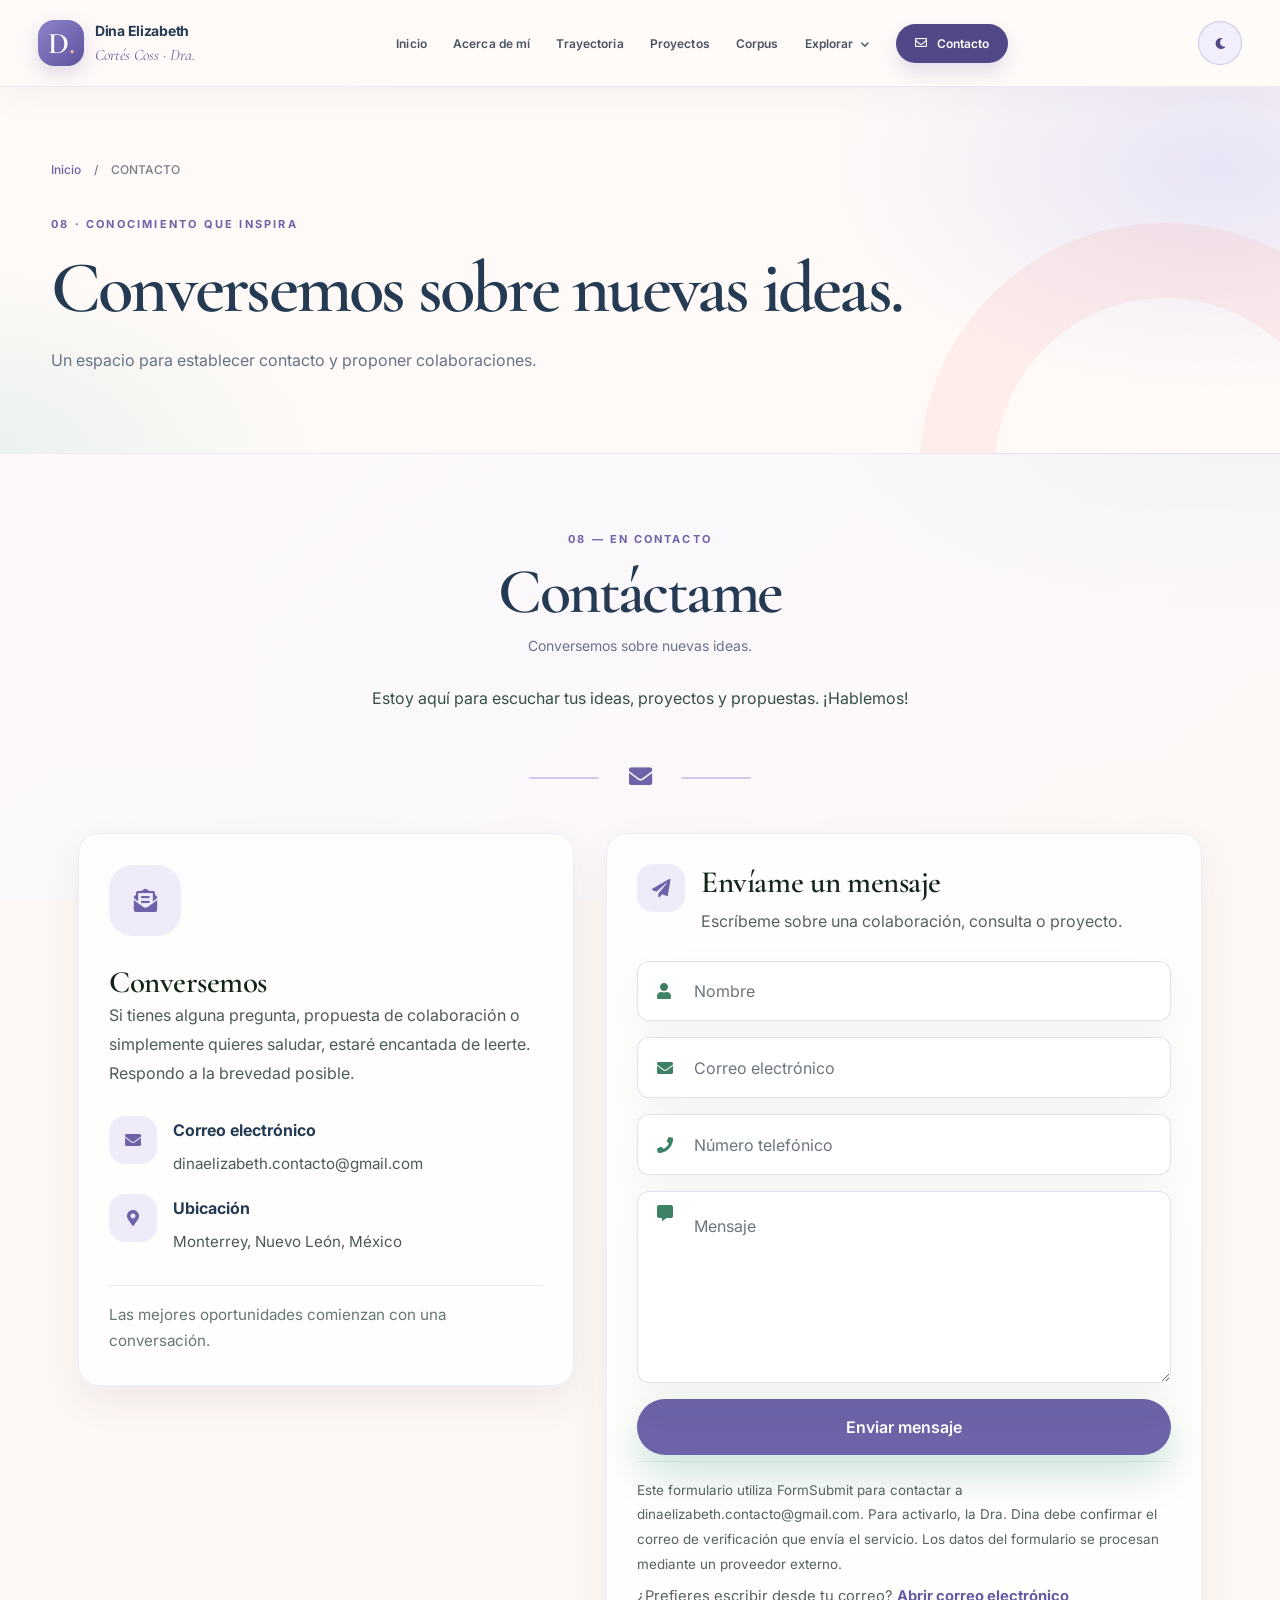
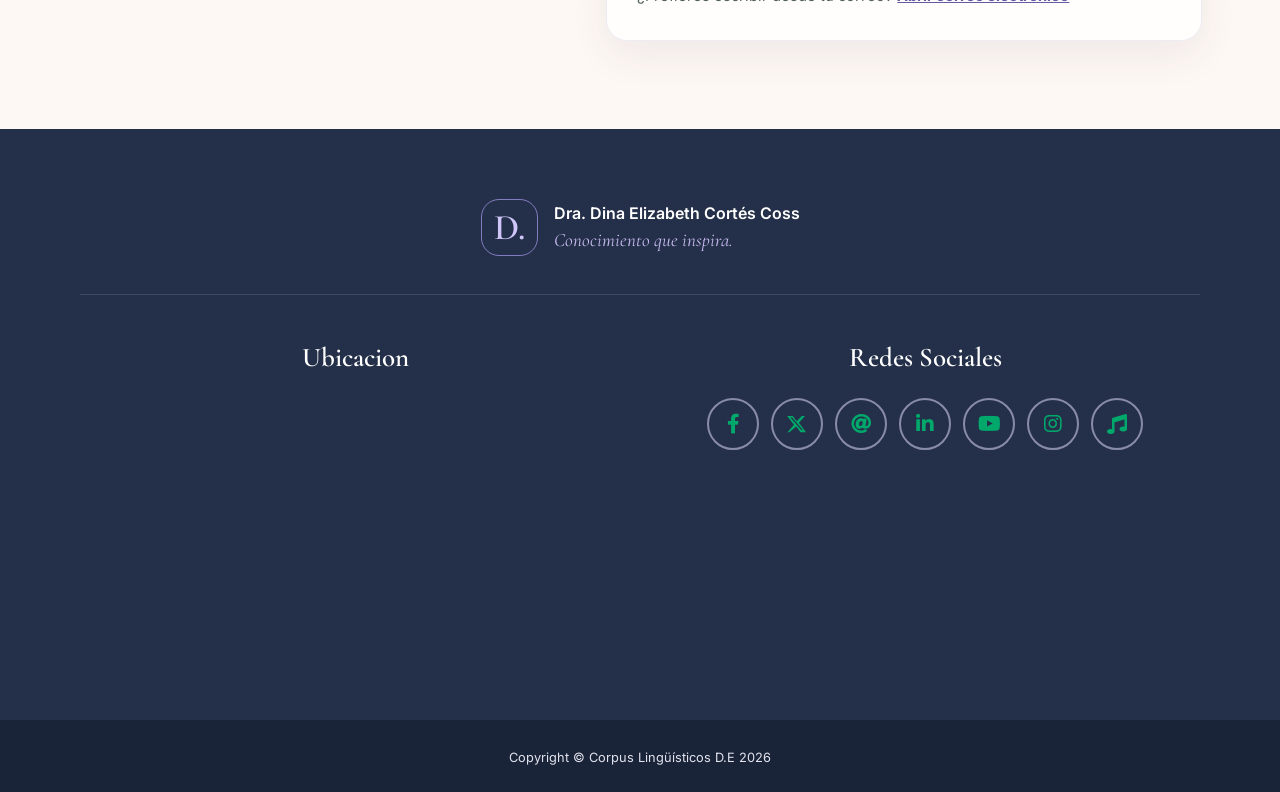
<file: contacto.html>
<!DOCTYPE html>

<html lang="es">
<head><script src="js/dina-theme.js"></script>
<meta charset="utf-8"/>
<meta content="width=device-width, initial-scale=1, shrink-to-fit=no" name="viewport"/>
<meta content="Un espacio para establecer contacto y proponer colaboraciones." name="description"/>
<meta content="" name="author"/>
<title>CONTACTO | Dra. Dina Elizabeth Cortés Coss</title>
<!-- Custom fonts for this theme -->

<link href="https://fonts.googleapis.com/css?family=Montserrat:400,700" rel="stylesheet" type="text/css"/>
<link href="https://fonts.googleapis.com/css?family=Lato:400,700,400italic,700italic" rel="stylesheet" type="text/css"/>
<!-- Theme CSS -->
<link href="css/freelancer.css" rel="stylesheet"/>
<link href="css/style_override.css" rel="stylesheet"/>
<meta content="#FFF8F2" name="theme-color"/><link href="https://fonts.googleapis.com/css2?family=Cormorant+Garamond:wght@400;500;600;700&amp;family=Inter:wght@400;500;600;700;800&amp;display=swap" rel="stylesheet"/><link href="css/dina-redesign.css" rel="stylesheet"/><link href="css/dina-theme-fixes.css" rel="stylesheet"/><link href="vendor/fontawesome-free/css/all.min.css" rel="stylesheet"/></head>
<body class="dina-multipage dina-page-interior" id="page-top"><a class="dina-skip-link" href="#contenido">Saltar al contenido</a><div aria-hidden="true" class="dina-background"></div><nav aria-label="Navegación principal" class="dina-navbar" id="siteNav">
<div class="dina-nav-inner">
<a aria-label="Ir al inicio" class="dina-brand" href="index.html">
<span class="dina-brand-mark">D<span class="dina-brand-dot">.</span></span>
<span class="dina-brand-text"><strong>Dina Elizabeth</strong><small>Cortés Coss · Dra.</small></span>
</a>
<button aria-controls="navbarResponsive" aria-expanded="false" aria-label="Abrir menú" class="dina-menu-toggle" type="button"><i aria-hidden="true" class="fas fa-bars"></i></button>
<div class="dina-nav-collapse" id="navbarResponsive">
<div class="dina-nav-links">
<a class="dina-nav-link" href="index.html">Inicio</a>
<a class="dina-nav-link" href="acerca-de-mi.html">Acerca de mí</a>
<a class="dina-nav-link" href="trayectoria.html">Trayectoria</a>
<a class="dina-nav-link" href="proyectos.html">Proyectos</a>
<a class="dina-nav-link" href="corpus.html">Corpus</a>
<div class="dina-nav-more"><button aria-expanded="false" class="dina-more-btn" type="button">Explorar <i aria-hidden="true" class="fas fa-chevron-down"></i></button>
<div class="dina-more-menu">
<a href="premios.html">Premios y distinciones</a>
<a href="publicaciones.html">Publicaciones y enlaces</a>
<a href="cursos.html">Cursos y formación</a>
<a href="galeria.html">Galería</a>
</div>
</div>
</div>
<a aria-current="page" class="dina-nav-cta active" href="contacto.html"><i aria-hidden="true" class="far fa-envelope"></i> Contacto</a>
</div>
<button aria-label="Activar modo oscuro" aria-pressed="false" class="dina-theme-toggle" title="Activar modo oscuro" type="button"><i aria-hidden="true" class="fas fa-moon"></i><span class="dina-theme-label">Modo oscuro</span></button></div>
</nav><main class="dina-main" id="contenido"><div class="dina-inner-intro"><div aria-hidden="true" class="dina-inner-intro-orb"></div><div class="dina-inner-intro-container"><nav aria-label="Ruta de navegación" class="dina-breadcrumb"><a href="index.html">Inicio</a><span aria-hidden="true">/</span><span>CONTACTO</span></nav><div class="dina-inner-eyebrow">08 · CONOCIMIENTO QUE INSPIRA</div><h1>Conversemos sobre nuevas ideas.</h1><p>Un espacio para establecer contacto y proponer colaboraciones.</p></div></div><section class="page-section section-view dina-content-section" id="contact">
<div class="container"><div class="dina-section-kicker">08 — EN CONTACTO</div>
<div class="contact-header text-center mx-auto mb-5">
<h2 class="page-section-heading text-uppercase mb-0 dina-section-heading">Contáctame</h2><p class="dina-heading-subtitle">Conversemos sobre nuevas ideas.</p>
<p class="contact-subtitle mx-auto mt-3">Estoy aquí para escuchar tus ideas, proyectos y propuestas. ¡Hablemos!</p>
</div>
<div class="divider-custom mx-auto mb-5">
<div class="divider-custom-line"></div>
<div class="divider-custom-icon">
<i class="fas fa-envelope"></i>
</div>
<div class="divider-custom-line"></div>
</div>
<div class="contact-grid">
<div class="contact-info-card">
<div class="icon-badge">
<i class="fas fa-envelope-open-text"></i>
</div>
<div>
<h3>Conversemos</h3>
<p>Si tienes alguna pregunta, propuesta de colaboración o simplemente quieres saludar, estaré encantada de leerte. Respondo a la brevedad posible.</p>
</div>
<ul class="contact-info-list">
<li class="contact-info-item">
<span class="info-icon"><i class="fas fa-envelope"></i></span>
<div>
<strong>Correo electrónico</strong>
<span>dinaelizabeth.contacto@gmail.com</span>
</div>
</li>
<li class="contact-info-item">
<span class="info-icon"><i class="fas fa-map-marker-alt"></i></span>
<div>
<strong>Ubicación</strong>
<span>Monterrey, Nuevo León, México</span>
</div>
</li>
</ul>
<div class="contact-note">Las mejores oportunidades comienzan con una conversación.</div>
</div>
<div class="contact-form-card">
<div class="contact-form-header mb-4">
<div class="contact-form-title">
<span class="contact-form-title-icon"><i class="fas fa-paper-plane"></i></span>
<div>
<h3>Envíame un mensaje</h3>
<p>Escríbeme sobre una colaboración, consulta o proyecto.</p>
</div>
</div>
</div>

<form accept-charset="UTF-8" action="https://formsubmit.co/dinaelizabeth.contacto@gmail.com" id="contactForm" method="POST" name="sentMessage"><input aria-hidden="true" autocomplete="off" name="_honey" style="display:none" tabindex="-1" type="text"/><input name="_captcha" type="hidden" value="true"/><input name="_template" type="hidden" value="table"/><input name="_subject" type="hidden" value="Nuevo mensaje desde dinaelizabeth.com"/>
<div class="contact-field">
<span class="input-icon"><i class="fas fa-user"></i></span>
<input class="form-control" data-validation-required-message="Por favor ingresa tu nombre." id="name" name="name" placeholder="Nombre" required="required" type="text"/>
<p class="help-block text-danger"></p>
</div>
<div class="contact-field">
<span class="input-icon"><i class="fas fa-envelope"></i></span>
<input class="form-control" data-validation-required-message="Por favor ingresa tu correo electrónico." id="email" name="email" placeholder="Correo electrónico" required="required" type="email"/>
<p class="help-block text-danger"></p>
</div>
<div class="contact-field">
<span class="input-icon"><i class="fas fa-phone"></i></span>
<input class="form-control" data-validation-required-message="Por favor ingresa tu número telefónico." id="phone" name="phone" placeholder="Número telefónico" required="required" type="tel"/>
<p class="help-block text-danger"></p>
</div>
<div class="contact-field">
<span class="input-icon textarea-icon"><i class="fas fa-comment-alt"></i></span>
<textarea class="form-control" data-validation-required-message="Por favor ingresa un mensaje." id="message" name="message" placeholder="Mensaje" required="required" rows="6"></textarea>
<p class="help-block text-danger"></p>
</div>
<div id="success"></div>
<div class="form-group mt-3">
<button class="btn btn-send" id="sendMessageButton" type="submit">Enviar mensaje</button>
</div>
<p class="dina-contact-delivery-note">Este formulario utiliza FormSubmit para contactar a dinaelizabeth.contacto@gmail.com. Para activarlo, la Dra. Dina debe confirmar el correo de verificación que envía el servicio. Los datos del formulario se procesan mediante un proveedor externo.</p><p class="dina-contact-delivery-alt">¿Prefieres escribir desde tu correo? <a href="mailto:dinaelizabeth.contacto@gmail.com?subject=Contacto%20desde%20la%20pagina%20web">Abrir correo electrónico</a></p></form>
</div>
</div>
</div>
</section></main><footer class="footer text-center"><div class="dina-footer-brand"><span class="dina-footer-monogram">D.</span><div><strong>Dra. Dina Elizabeth Cortés Coss</strong><small>Conocimiento que inspira.</small></div></div>
<div class="container">
<div class="row">
<!-- Footer Location -->
<div class="col-lg-6 mb-5 mb-lg-0">
<h4 class="text-uppercase mb-4">Ubicacion</h4>
<div class="mb-2" style="width:100%;max-width:100%;">
<iframe allowfullscreen="" height="320" referrerpolicy="no-referrer-when-downgrade" src="https://www.google.com/maps?hl=es&amp;q=Centro%20de%20Investigaci%C3%B3n%20y%20Desarrollo%20Tecnol%C3%B3gico%20CIDET&amp;ll=25.7250472,-100.3137289&amp;z=19&amp;output=embed" style="border:0;" title="Mapa - CIDET" width="100%"></iframe>
</div>
</div>
<!-- Footer Social Icons -->
<div class="col-lg-6 mb-5 mb-lg-0">
<h4 class="text-uppercase mb-4">Redes Sociales</h4>
<a class="btn btn-outline-light btn-social mx-1" href="https://www.facebook.com/Talk-About-1279590555446978/" target="_blank">
<i class="fab fa-fw fa-facebook-f"></i>
</a>
<a class="btn btn-outline-light btn-social mx-1" href="https://twitter.com/Elizabeth2C" target="_blank">
<svg fill="currentColor" height="1.25rem" viewbox="0 0 24 24" width="1.25rem" xmlns="http://www.w3.org/2000/svg">
<path d="M18.244 2.25h3.308l-7.227 8.26 8.502 11.24h-6.6l-5.17-6.763L2.881 21.75H.579l7.73-8.835L.136 2.25h6.754l4.883 6.346 5.871-6.346zM17.15 19.348h1.84L6.084 4.07H4.117l13.033 15.278z"></path>
</svg>
</a>
<a class="btn btn-outline-light btn-social mx-1" href="mailto:contacto.ely@gmail.com" target="_blank">
<i class="fas fa-at"></i>
</a>
<a class="btn btn-outline-light btn-social mx-1" href="https://www.linkedin.com/in/dra-elizabeth-coss" target="_blank">
<i class="fab fa-fw fa-linkedin-in"></i>
</a>
<a class="btn btn-outline-light btn-social mx-1" href="https://www.youtube.com/channel/UCaUHGKoKFJ3-oZVl0LGVXzw" target="_blank">
<i class="fab fa-fw fa-youtube"></i>
</a>
<a class="btn btn-outline-light btn-social mx-1" href="https://instagram.com/elizabeth_2c?r=nametag" target="_blank">
<i class="fab fa-fw fa-instagram"></i>
</a>
<a aria-label="TikTok" class="btn btn-outline-light btn-social mx-1" href="https://www.tiktok.com/@dinaelizabethcc" rel="noopener" target="_blank">
<i class="fas fa-music"></i>
</a>
</div>
<!-- Footer About Text -->
</div>
</div>
</footer><section class="copyright py-4 text-center text-white">
<div class="container">
<small>Copyright © Corpus Lingüísticos D.E 2026</small>
</div>
</section><div class="scroll-to-top d-lg-none position-fixed">
<a class="js-scroll-trigger d-block text-center text-white rounded" href="#page-top">
<i class="fa fa-chevron-up"></i>
</a>
</div><script src="vendor/jquery/jquery.min.js"></script>
<script src="vendor/bootstrap/js/bootstrap.bundle.min.js"></script>
<script src="vendor/jquery-easing/jquery.easing.min.js"></script>
<script src="js/jqBootstrapValidation.js"></script>

<script src="js/freelancer.min.js"></script>
<script defer="True" src="js/dina-redesign.js"></script><script defer="" src="js/dina-pages.js"></script></body>
</html>
</file>
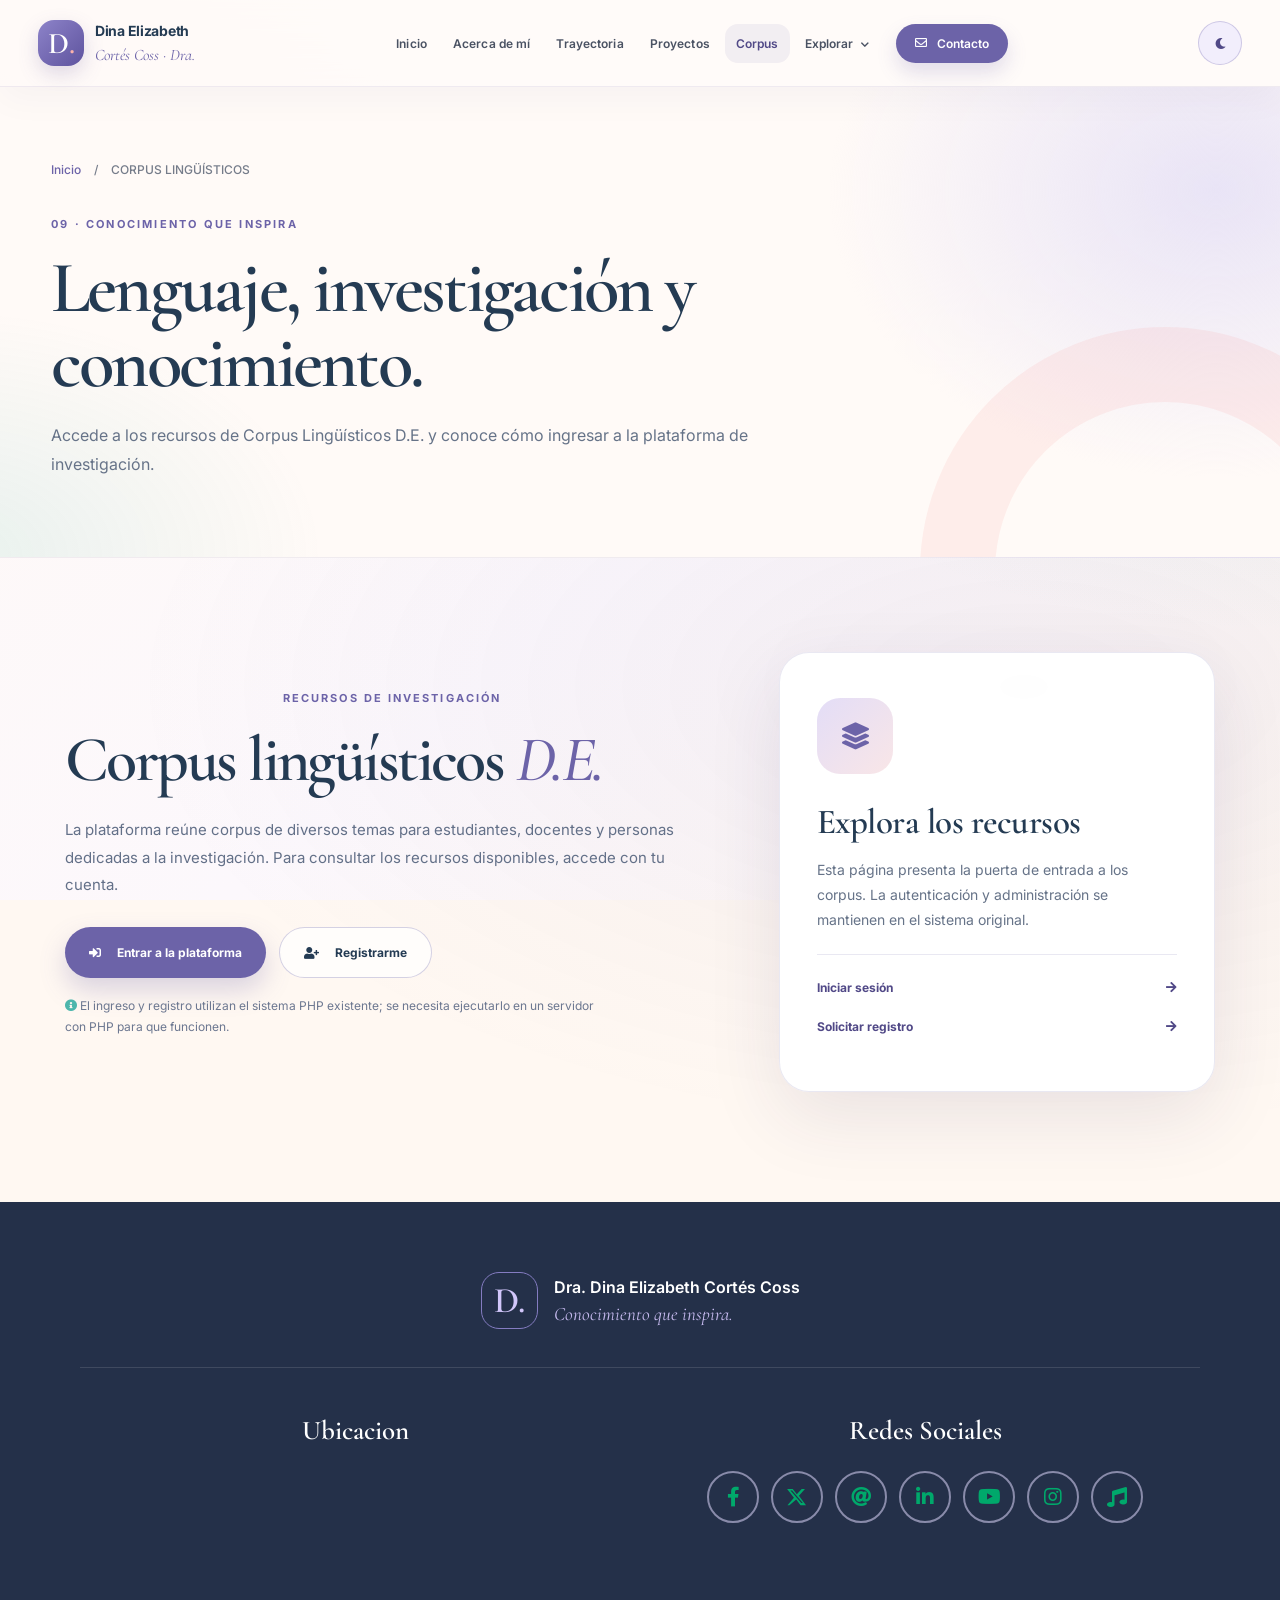
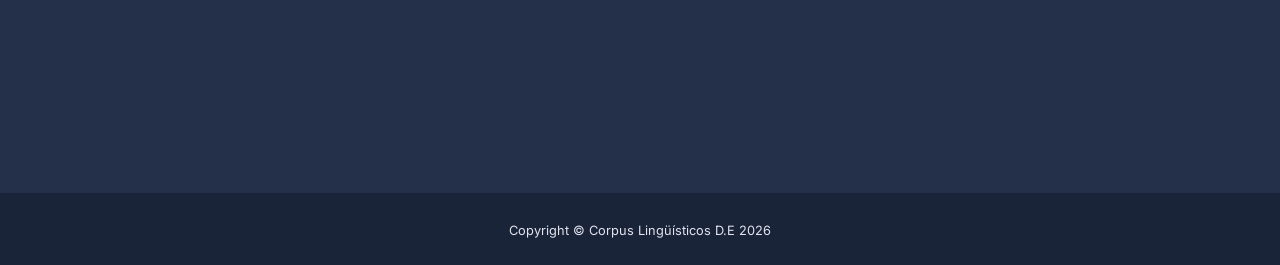
<file: corpus.html>
<!DOCTYPE html>

<html lang="es">
<head><script src="js/dina-theme.js"></script>
<meta charset="utf-8"/>
<meta content="width=device-width, initial-scale=1, shrink-to-fit=no" name="viewport"/>
<meta content="Acceso a Corpus Lingüísticos D.E., con recursos para la comunidad académica." name="description"/>
<meta content="" name="author"/>
<title>Corpus lingüísticos | Dra. Dina Elizabeth Cortés Coss</title>
<!-- Custom fonts for this theme -->

<link href="https://fonts.googleapis.com/css?family=Montserrat:400,700" rel="stylesheet" type="text/css"/>
<link href="https://fonts.googleapis.com/css?family=Lato:400,700,400italic,700italic" rel="stylesheet" type="text/css"/>
<!-- Theme CSS -->
<link href="css/freelancer.css" rel="stylesheet"/>
<link href="css/style_override.css" rel="stylesheet"/>


<meta content="#FFF8F2" name="theme-color"/><link href="https://fonts.googleapis.com/css2?family=Cormorant+Garamond:wght@400;500;600;700&amp;family=Inter:wght@400;500;600;700;800&amp;display=swap" rel="stylesheet"/><link href="css/dina-redesign.css" rel="stylesheet"/><link href="css/dina-theme-fixes.css" rel="stylesheet"/><link href="vendor/fontawesome-free/css/all.min.css" rel="stylesheet"/></head>
<body class="dina-multipage dina-page-interior" id="page-top"><a class="dina-skip-link" href="#contenido">Saltar al contenido</a><div aria-hidden="true" class="dina-background"></div><nav aria-label="Navegación principal" class="dina-navbar" id="siteNav">
<div class="dina-nav-inner">
<a aria-label="Ir al inicio" class="dina-brand" href="index.html">
<span class="dina-brand-mark">D<span class="dina-brand-dot">.</span></span>
<span class="dina-brand-text"><strong>Dina Elizabeth</strong><small>Cortés Coss · Dra.</small></span>
</a>
<button aria-controls="navbarResponsive" aria-expanded="false" aria-label="Abrir menú" class="dina-menu-toggle" type="button"><i aria-hidden="true" class="fas fa-bars"></i></button>
<div class="dina-nav-collapse" id="navbarResponsive">
<div class="dina-nav-links">
<a class="dina-nav-link" href="index.html">Inicio</a>
<a class="dina-nav-link" href="acerca-de-mi.html">Acerca de mí</a>
<a class="dina-nav-link" href="trayectoria.html">Trayectoria</a>
<a class="dina-nav-link" href="proyectos.html">Proyectos</a>
<a aria-current="page" class="dina-nav-link active" href="corpus.html">Corpus</a>
<div class="dina-nav-more"><button aria-expanded="false" class="dina-more-btn" type="button">Explorar <i aria-hidden="true" class="fas fa-chevron-down"></i></button>
<div class="dina-more-menu">
<a href="premios.html">Premios y distinciones</a>
<a href="publicaciones.html">Publicaciones y enlaces</a>
<a href="cursos.html">Cursos y formación</a>
<a href="galeria.html">Galería</a>

</div>
</div>
</div>
<a class="dina-nav-cta" href="contacto.html"><i aria-hidden="true" class="far fa-envelope"></i> Contacto</a>
</div>
<button aria-label="Activar modo oscuro" aria-pressed="false" class="dina-theme-toggle" title="Activar modo oscuro" type="button"><i aria-hidden="true" class="fas fa-moon"></i><span class="dina-theme-label">Modo oscuro</span></button></div>
</nav><main class="dina-main" id="contenido"><div class="dina-inner-intro"><div aria-hidden="true" class="dina-inner-intro-orb"></div><div class="dina-inner-intro-container"><nav aria-label="Ruta de navegación" class="dina-breadcrumb"><a href="index.html">Inicio</a><span aria-hidden="true">/</span><span>CORPUS LINGÜÍSTICOS</span></nav><div class="dina-inner-eyebrow">09 · CONOCIMIENTO QUE INSPIRA</div><h1>Lenguaje, investigación y conocimiento.</h1><p>Accede a los recursos de Corpus Lingüísticos D.E. y conoce cómo ingresar a la plataforma de investigación.</p></div></div><section aria-labelledby="dina-corpus-title" class="dina-corpus"><div class="dina-corpus-container"><div class="dina-corpus-copy"><div class="dina-section-overline">RECURSOS DE INVESTIGACIÓN</div><h2 id="dina-corpus-title">Corpus lingüísticos <em>D.E.</em></h2><p>La plataforma reúne corpus de diversos temas para estudiantes, docentes y personas dedicadas a la investigación. Para consultar los recursos disponibles, accede con tu cuenta.</p><div class="dina-corpus-actions"><a class="dina-btn dina-btn-primary" href="corpus.php"><i aria-hidden="true" class="fas fa-sign-in-alt"></i> Entrar a la plataforma</a><a class="dina-btn dina-btn-outline" href="formulario.php"><i aria-hidden="true" class="fas fa-user-plus"></i> Registrarme</a></div><p class="dina-corpus-note"><i aria-hidden="true" class="fas fa-info-circle"></i> El ingreso y registro utilizan el sistema PHP existente; se necesita ejecutarlo en un servidor con PHP para que funcionen.</p></div><aside class="dina-corpus-card"><span class="dina-corpus-card-icon"><i aria-hidden="true" class="fas fa-layer-group"></i></span><h3>Explora los recursos</h3><p>Esta página presenta la puerta de entrada a los corpus. La autenticación y administración se mantienen en el sistema original.</p><div class="dina-corpus-links"><a href="corpus.php">Iniciar sesión <i aria-hidden="true" class="fas fa-arrow-right"></i></a><a href="formulario.php">Solicitar registro <i aria-hidden="true" class="fas fa-arrow-right"></i></a></div></aside></div></section></main><footer class="footer text-center"><div class="dina-footer-brand"><span class="dina-footer-monogram">D.</span><div><strong>Dra. Dina Elizabeth Cortés Coss</strong><small>Conocimiento que inspira.</small></div></div>
<div class="container">
<div class="row">
<!-- Footer Location -->
<div class="col-lg-6 mb-5 mb-lg-0">
<h4 class="text-uppercase mb-4">Ubicacion</h4>
<div class="mb-2" style="width:100%;max-width:100%;">
<iframe allowfullscreen="" height="320" referrerpolicy="no-referrer-when-downgrade" src="https://www.google.com/maps?hl=es&amp;q=Centro%20de%20Investigaci%C3%B3n%20y%20Desarrollo%20Tecnol%C3%B3gico%20CIDET&amp;ll=25.7250472,-100.3137289&amp;z=19&amp;output=embed" style="border:0;" title="Mapa - CIDET" width="100%"></iframe>
</div>
</div>
<!-- Footer Social Icons -->
<div class="col-lg-6 mb-5 mb-lg-0">
<h4 class="text-uppercase mb-4">Redes Sociales</h4>
<a class="btn btn-outline-light btn-social mx-1" href="https://www.facebook.com/Talk-About-1279590555446978/" target="_blank">
<i class="fab fa-fw fa-facebook-f"></i>
</a>
<a class="btn btn-outline-light btn-social mx-1" href="https://twitter.com/Elizabeth2C" target="_blank">
<svg fill="currentColor" height="1.25rem" viewbox="0 0 24 24" width="1.25rem" xmlns="http://www.w3.org/2000/svg">
<path d="M18.244 2.25h3.308l-7.227 8.26 8.502 11.24h-6.6l-5.17-6.763L2.881 21.75H.579l7.73-8.835L.136 2.25h6.754l4.883 6.346 5.871-6.346zM17.15 19.348h1.84L6.084 4.07H4.117l13.033 15.278z"></path>
</svg>
</a>
<a class="btn btn-outline-light btn-social mx-1" href="mailto:contacto.ely@gmail.com" target="_blank">
<i class="fas fa-at"></i>
</a>
<a class="btn btn-outline-light btn-social mx-1" href="https://www.linkedin.com/in/dra-elizabeth-coss" target="_blank">
<i class="fab fa-fw fa-linkedin-in"></i>
</a>
<a class="btn btn-outline-light btn-social mx-1" href="https://www.youtube.com/channel/UCaUHGKoKFJ3-oZVl0LGVXzw" target="_blank">
<i class="fab fa-fw fa-youtube"></i>
</a>
<a class="btn btn-outline-light btn-social mx-1" href="https://instagram.com/elizabeth_2c?r=nametag" target="_blank">
<i class="fab fa-fw fa-instagram"></i>
</a>
<a aria-label="TikTok" class="btn btn-outline-light btn-social mx-1" href="https://www.tiktok.com/@dinaelizabethcc" rel="noopener" target="_blank">
<i class="fas fa-music"></i>
</a>
</div>
<!-- Footer About Text -->
</div>
</div>
</footer><section class="copyright py-4 text-center text-white">
<div class="container">
<small>Copyright © Corpus Lingüísticos D.E 2026</small>
</div>
</section><div class="scroll-to-top d-lg-none position-fixed">
<a class="js-scroll-trigger d-block text-center text-white rounded" href="#page-top">
<i class="fa fa-chevron-up"></i>
</a>
</div><script src="vendor/jquery/jquery.min.js"></script>
<script src="vendor/bootstrap/js/bootstrap.bundle.min.js"></script>
<script src="vendor/jquery-easing/jquery.easing.min.js"></script>
<script src="js/jqBootstrapValidation.js"></script>
<script src="js/contact_me.js"></script>
<script src="js/freelancer.min.js"></script>
<script defer="True" src="js/dina-redesign.js"></script><script defer="" src="js/dina-pages.js"></script></body>
</html>
</file>
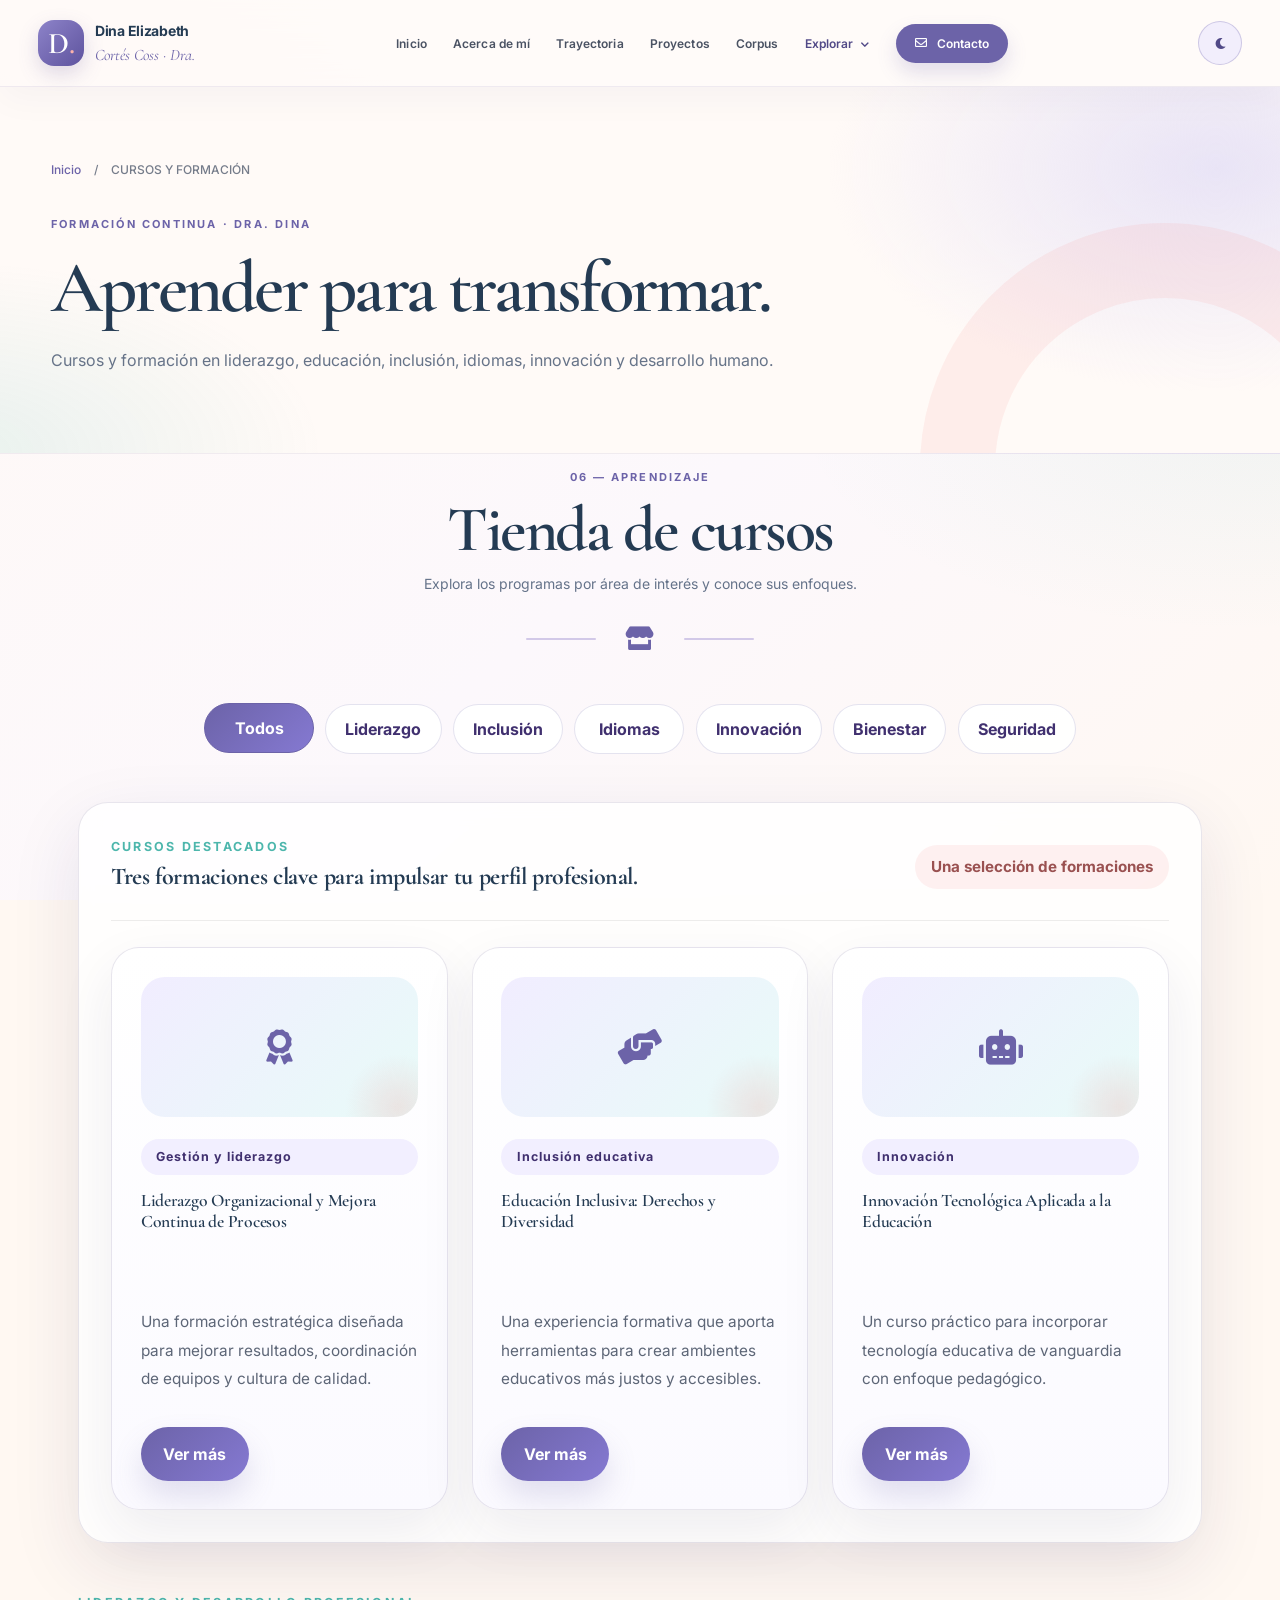
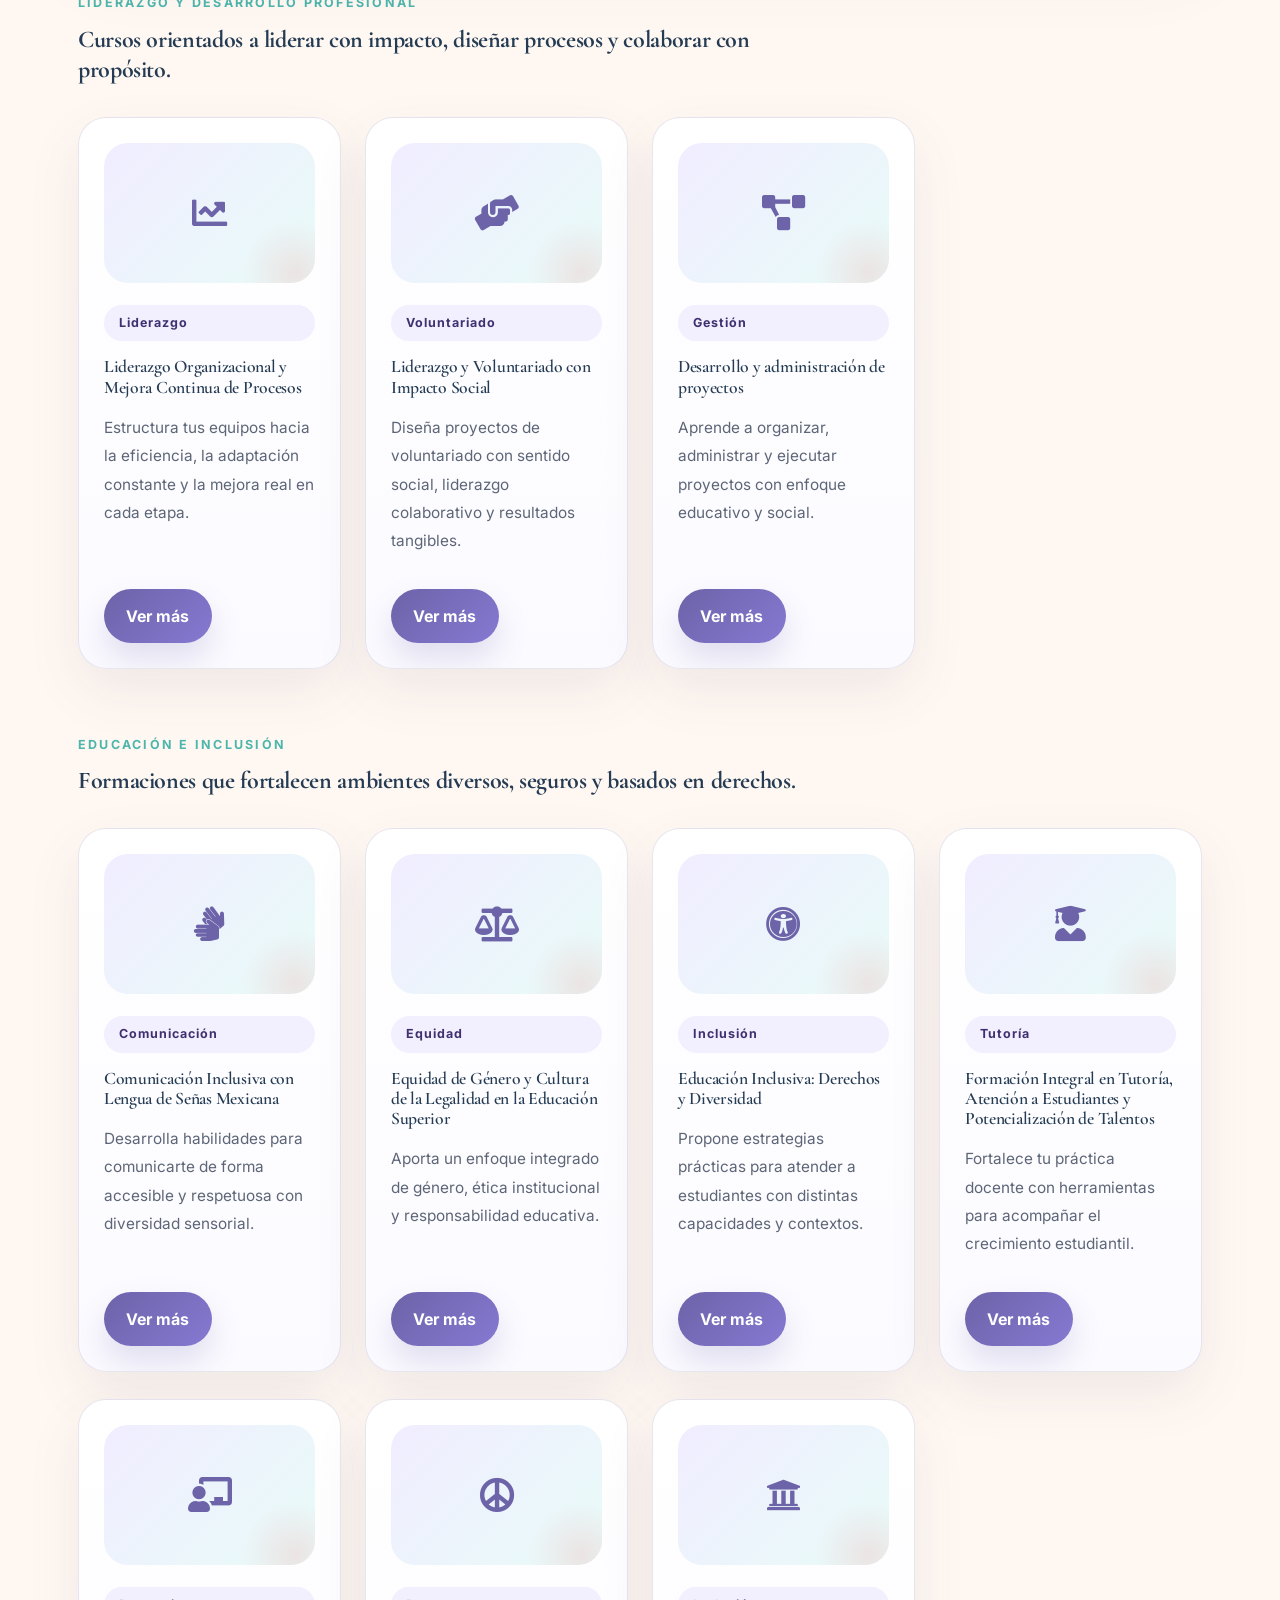
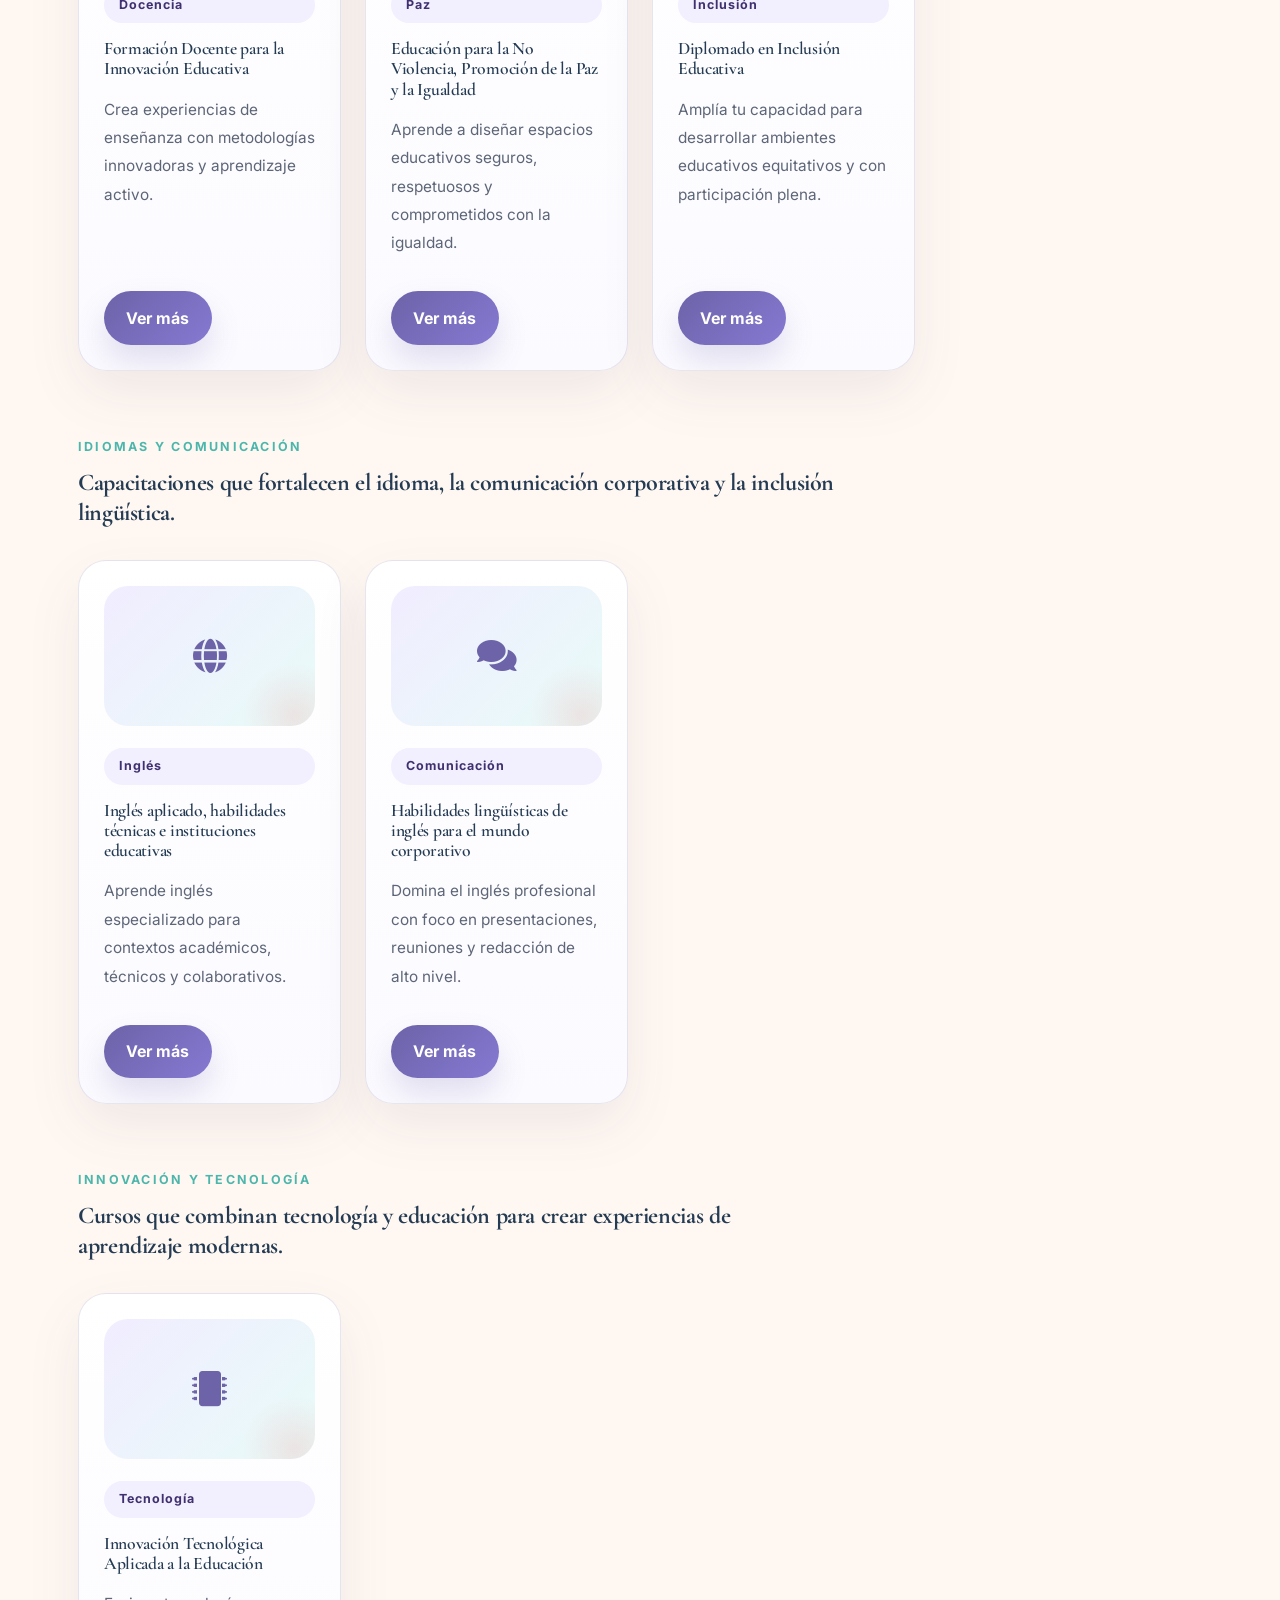
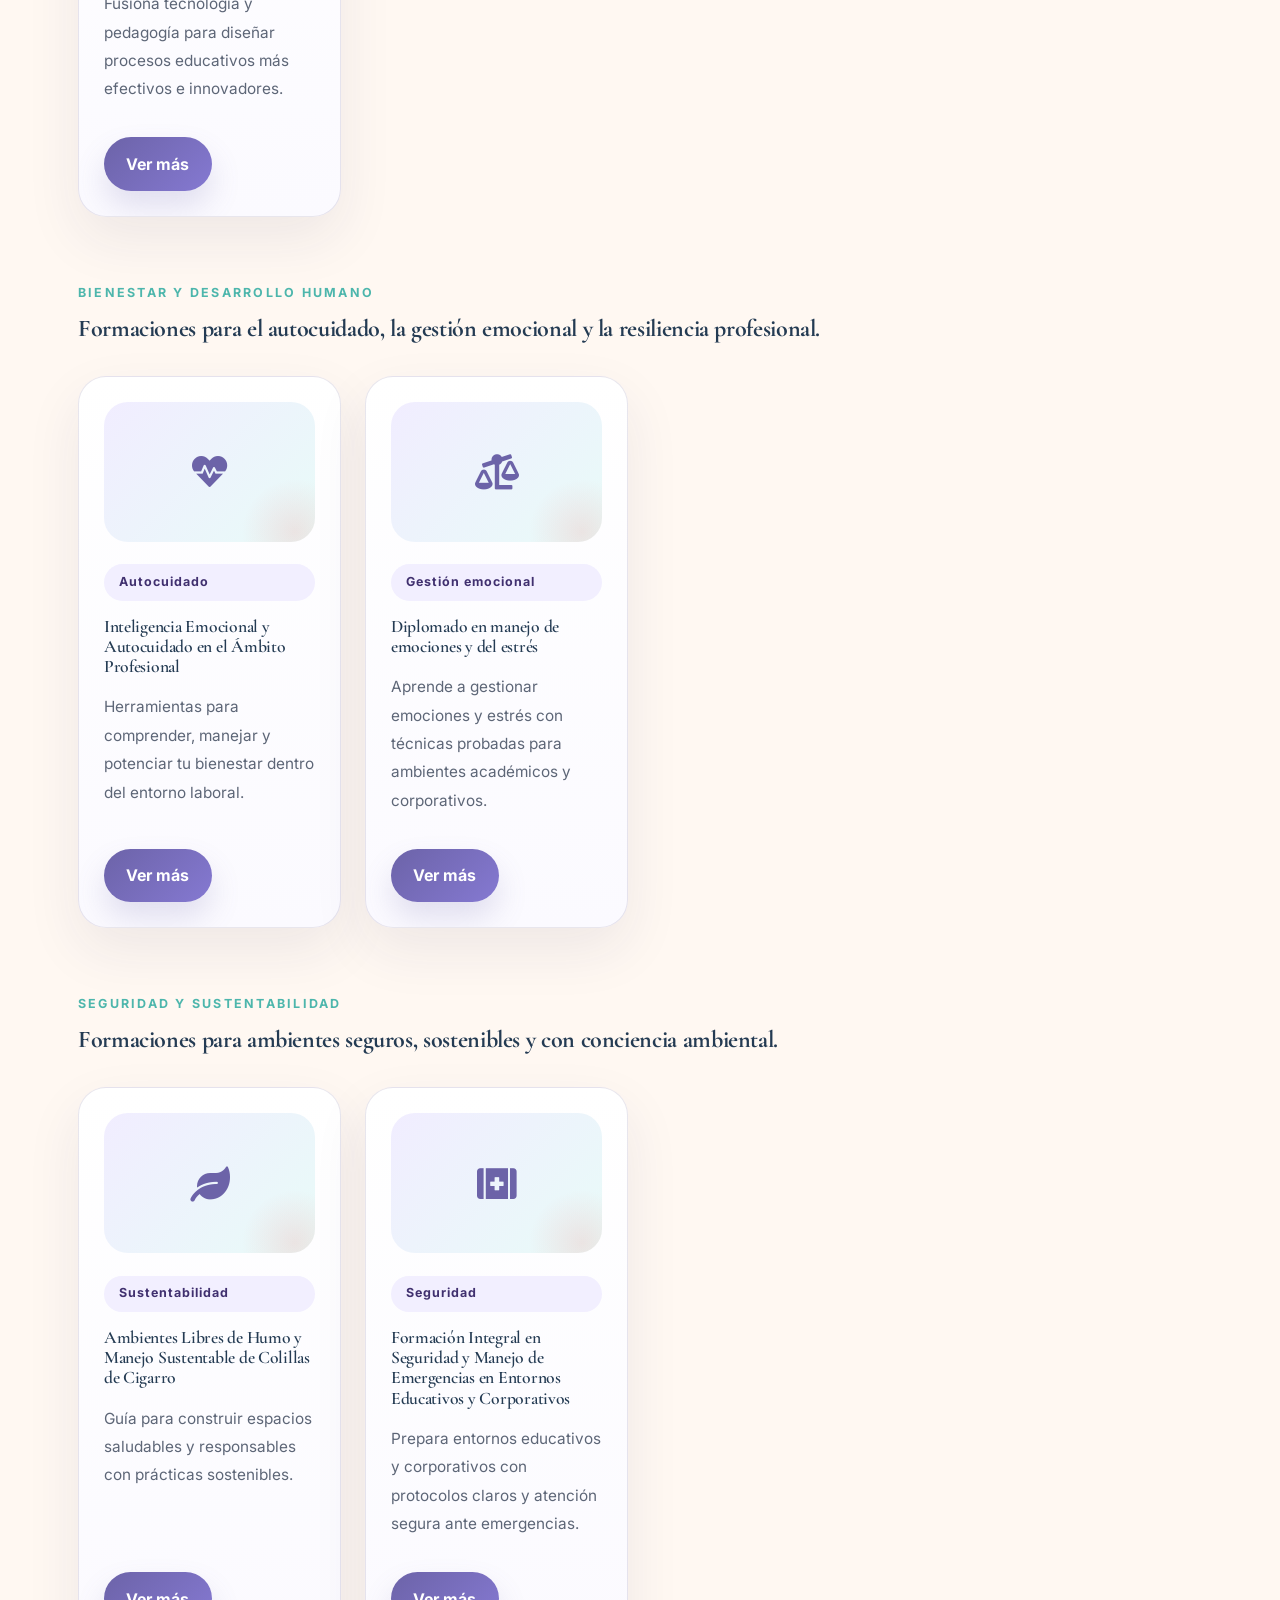
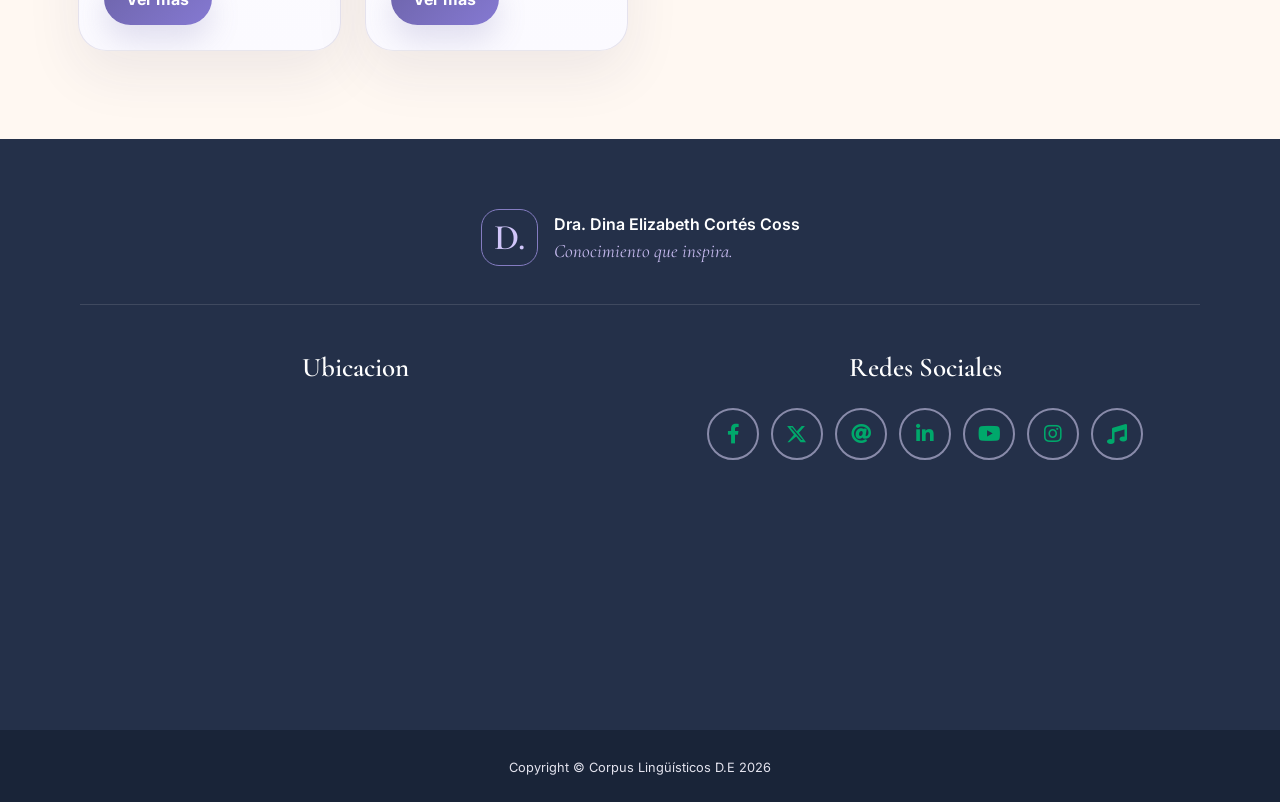
<file: cursos.html>
<!DOCTYPE html>

<html lang="es">
<head><script src="js/dina-theme.js"></script>
<meta charset="utf-8"/>
<meta content="width=device-width, initial-scale=1, shrink-to-fit=no" name="viewport"/>
<meta content="Conoce las áreas y propuestas de formación disponibles en el sitio." name="description"/>
<meta content="" name="author"/>
<title>CURSOS Y FORMACIÓN | Dra. Dina Elizabeth Cortés Coss</title>
<!-- Custom fonts for this theme -->

<link href="https://fonts.googleapis.com/css?family=Montserrat:400,700" rel="stylesheet" type="text/css"/>
<link href="https://fonts.googleapis.com/css?family=Lato:400,700,400italic,700italic" rel="stylesheet" type="text/css"/>
<!-- Theme CSS -->
<link href="css/freelancer.css" rel="stylesheet"/>
<link href="css/style_override.css" rel="stylesheet"/>


<meta content="#FFF8F2" name="theme-color"/><link href="https://fonts.googleapis.com/css2?family=Cormorant+Garamond:wght@400;500;600;700&amp;family=Inter:wght@400;500;600;700;800&amp;display=swap" rel="stylesheet"/><link href="css/dina-redesign.css" rel="stylesheet"/><link href="css/dina-cursos-corpus.css" rel="stylesheet"/><link href="css/dina-theme-fixes.css" rel="stylesheet"/><link href="vendor/fontawesome-free/css/all.min.css" rel="stylesheet"/></head>
<body class="dina-multipage dina-page-interior dina-learning-page" id="page-top"><a class="dina-skip-link" href="#contenido">Saltar al contenido</a><div aria-hidden="true" class="dina-background"></div><nav aria-label="Navegación principal" class="dina-navbar" id="siteNav">
<div class="dina-nav-inner">
<a aria-label="Ir al inicio" class="dina-brand" href="index.html">
<span class="dina-brand-mark">D<span class="dina-brand-dot">.</span></span>
<span class="dina-brand-text"><strong>Dina Elizabeth</strong><small>Cortés Coss · Dra.</small></span>
</a>
<button aria-controls="navbarResponsive" aria-expanded="false" aria-label="Abrir menú" class="dina-menu-toggle" type="button"><i aria-hidden="true" class="fas fa-bars"></i></button>
<div class="dina-nav-collapse" id="navbarResponsive">
<div class="dina-nav-links">
<a class="dina-nav-link" href="index.html">Inicio</a>
<a class="dina-nav-link" href="acerca-de-mi.html">Acerca de mí</a>
<a class="dina-nav-link" href="trayectoria.html">Trayectoria</a>
<a class="dina-nav-link" href="proyectos.html">Proyectos</a>
<a class="dina-nav-link" href="corpus.html">Corpus</a>
<div class="dina-nav-more"><button aria-expanded="false" class="dina-more-btn has-current" type="button">Explorar <i aria-hidden="true" class="fas fa-chevron-down"></i></button>
<div class="dina-more-menu">
<a href="premios.html">Premios y distinciones</a>
<a href="publicaciones.html">Publicaciones y enlaces</a>
<a aria-current="page" class="active" href="cursos.html">Cursos y formación</a>
<a href="galeria.html">Galería</a>

</div>
</div>
</div>
<a class="dina-nav-cta" href="contacto.html"><i aria-hidden="true" class="far fa-envelope"></i> Contacto</a>
</div>
<button aria-label="Activar modo oscuro" aria-pressed="false" class="dina-theme-toggle" title="Activar modo oscuro" type="button"><i aria-hidden="true" class="fas fa-moon"></i><span class="dina-theme-label">Modo oscuro</span></button></div>
</nav><main class="dina-main" id="contenido">
<div class="dina-inner-intro">
<div aria-hidden="true" class="dina-inner-intro-orb"></div>
<div class="dina-inner-intro-container">
<nav aria-label="Ruta de navegación" class="dina-breadcrumb"><a href="index.html">Inicio</a><span aria-hidden="true">/</span><span>CURSOS Y FORMACIÓN</span></nav>
<div class="dina-inner-eyebrow">FORMACIÓN CONTINUA · DRA. DINA</div>
<h1>Aprender para transformar.</h1>
<p>Cursos y formación en liderazgo, educación, inclusión, idiomas, innovación y desarrollo humano.</p>
</div>
</div>
<section class="page-section section-view dina-content-section" id="tienda">
<div class="container"><div class="dina-section-kicker">06 — APRENDIZAJE</div>
<div class="section-header text-center mb-5">
<h2 class="page-section-heading text-uppercase mb-3 dina-section-heading">Tienda de cursos</h2><p class="dina-heading-subtitle">Explora los programas por área de interés y conoce sus enfoques.</p>
<div class="divider-custom">
<div class="divider-custom-line"></div>
<div class="divider-custom-icon">
<i class="fas fa-store"></i>
</div>
<div class="divider-custom-line"></div>
</div>
</div>
<div class="row justify-content-center mb-5">
<div class="col-lg-10">
<div class="filter-pill-row d-flex flex-wrap justify-content-center gap-2">
<button class="filter-pill active" data-filter="Todos" type="button">Todos</button>
<button class="filter-pill" data-filter="Liderazgo y Desarrollo Profesional" type="button">Liderazgo</button>
<button class="filter-pill" data-filter="Educación e Inclusión" type="button">Inclusión</button>
<button class="filter-pill" data-filter="Idiomas y Comunicación" type="button">Idiomas</button>
<button class="filter-pill" data-filter="Innovación y Tecnología" type="button">Innovación</button>
<button class="filter-pill" data-filter="Bienestar y Desarrollo Humano" type="button">Bienestar</button>
<button class="filter-pill" data-filter="Seguridad y Sustentabilidad" type="button">Seguridad</button>
</div>
</div>
</div>
<div class="featured-courses-wrapper mb-5">
<div class="featured-courses-heading d-flex align-items-center justify-content-between flex-wrap gap-3 mb-4">
<div>
<p class="category-label mb-1">Cursos destacados</p>
<h3 class="category-title">Tres formaciones clave para impulsar tu perfil profesional.</h3>
</div>
<span class="featured-note">Una selección de formaciones</span>
</div>
<div class="featured-courses-slider">
<article class="course-card featured" data-category="Liderazgo y Desarrollo Profesional">
<div class="course-card-media"><i class="fas fa-award"></i></div>
<span class="course-card-badge">Gestión y liderazgo</span>
<h4 class="course-card-title">Liderazgo Organizacional y Mejora Continua de Procesos</h4>
<p class="course-card-text">Una formación estratégica diseñada para mejorar resultados, coordinación de equipos y cultura de calidad.</p>
<div class="course-card-footer">
<a class="course-card-button" href="#">Ver más</a>
</div>
</article>
<article class="course-card featured" data-category="Educación e Inclusión">
<div class="course-card-media"><i class="fas fa-hands-helping"></i></div>
<span class="course-card-badge">Inclusión educativa</span>
<h4 class="course-card-title">Educación Inclusiva: Derechos y Diversidad</h4>
<p class="course-card-text">Una experiencia formativa que aporta herramientas para crear ambientes educativos más justos y accesibles.</p>
<div class="course-card-footer">
<a class="course-card-button" href="#">Ver más</a>
</div>
</article>
<article class="course-card featured" data-category="Innovación y Tecnología">
<div class="course-card-media"><i class="fas fa-robot"></i></div>
<span class="course-card-badge">Innovación</span>
<h4 class="course-card-title">Innovación Tecnológica Aplicada a la Educación</h4>
<p class="course-card-text">Un curso práctico para incorporar tecnología educativa de vanguardia con enfoque pedagógico.</p>
<div class="course-card-footer">
<a class="course-card-button" href="#">Ver más</a>
</div>
</article>
</div>
</div>
<div class="category-block" data-category="Liderazgo y Desarrollo Profesional" id="liderazgo-desarrollo"><div class="category-header d-flex flex-wrap align-items-center justify-content-between mb-4"><div><p class="category-label">Liderazgo y Desarrollo Profesional</p><h3 class="category-title">Cursos orientados a liderar con impacto, diseñar procesos y colaborar con propósito.</h3></div></div><div class="row gx-4 gy-4"><div class="col-12 col-md-6 col-xl-3 d-flex"><article class="course-card h-100"><div class="course-card-media"><i class="fas fa-chart-line"></i></div><span class="course-card-badge">Liderazgo</span><h4 class="course-card-title">Liderazgo Organizacional y Mejora Continua de Procesos</h4><p class="course-card-text">Estructura tus equipos hacia la eficiencia, la adaptación constante y la mejora real en cada etapa.</p><div class="course-card-footer"><a class="course-card-button" href="#">Ver más</a></div></article></div><div class="col-12 col-md-6 col-xl-3 d-flex"><article class="course-card h-100"><div class="course-card-media"><i class="fas fa-hands-helping"></i></div><span class="course-card-badge">Voluntariado</span><h4 class="course-card-title">Liderazgo y Voluntariado con Impacto Social</h4><p class="course-card-text">Diseña proyectos de voluntariado con sentido social, liderazgo colaborativo y resultados tangibles.</p><div class="course-card-footer"><a class="course-card-button" href="#">Ver más</a></div></article></div><div class="col-12 col-md-6 col-xl-3 d-flex"><article class="course-card h-100"><div class="course-card-media"><i class="fas fa-project-diagram"></i></div><span class="course-card-badge">Gestión</span><h4 class="course-card-title">Desarrollo y administración de proyectos</h4><p class="course-card-text">Aprende a organizar, administrar y ejecutar proyectos con enfoque educativo y social.</p><div class="course-card-footer"><a class="course-card-button" href="#">Ver más</a></div></article></div></div></div>
<div class="category-block" data-category="Educación e Inclusión" id="educacion-inclusion"><div class="category-header d-flex flex-wrap align-items-center justify-content-between mb-4"><div><p class="category-label">Educación e Inclusión</p><h3 class="category-title">Formaciones que fortalecen ambientes diversos, seguros y basados en derechos.</h3></div></div><div class="row gx-4 gy-4"><div class="col-12 col-md-6 col-xl-3 d-flex"><article class="course-card h-100"><div class="course-card-media"><i class="fas fa-sign-language"></i></div><span class="course-card-badge">Comunicación</span><h4 class="course-card-title">Comunicación Inclusiva con Lengua de Señas Mexicana</h4><p class="course-card-text">Desarrolla habilidades para comunicarte de forma accesible y respetuosa con diversidad sensorial.</p><div class="course-card-footer"><a class="course-card-button" href="#">Ver más</a></div></article></div><div class="col-12 col-md-6 col-xl-3 d-flex"><article class="course-card h-100"><div class="course-card-media"><i class="fas fa-balance-scale"></i></div><span class="course-card-badge">Equidad</span><h4 class="course-card-title">Equidad de Género y Cultura de la Legalidad en la Educación Superior</h4><p class="course-card-text">Aporta un enfoque integrado de género, ética institucional y responsabilidad educativa.</p><div class="course-card-footer"><a class="course-card-button" href="#">Ver más</a></div></article></div><div class="col-12 col-md-6 col-xl-3 d-flex"><article class="course-card h-100"><div class="course-card-media"><i class="fas fa-universal-access"></i></div><span class="course-card-badge">Inclusión</span><h4 class="course-card-title">Educación Inclusiva: Derechos y Diversidad</h4><p class="course-card-text">Propone estrategias prácticas para atender a estudiantes con distintas capacidades y contextos.</p><div class="course-card-footer"><a class="course-card-button" href="#">Ver más</a></div></article></div><div class="col-12 col-md-6 col-xl-3 d-flex"><article class="course-card h-100"><div class="course-card-media"><i class="fas fa-user-graduate"></i></div><span class="course-card-badge">Tutoría</span><h4 class="course-card-title">Formación Integral en Tutoría, Atención a Estudiantes y Potencialización de Talentos</h4><p class="course-card-text">Fortalece tu práctica docente con herramientas para acompañar el crecimiento estudiantil.</p><div class="course-card-footer"><a class="course-card-button" href="#">Ver más</a></div></article></div><div class="col-12 col-md-6 col-xl-3 d-flex"><article class="course-card h-100"><div class="course-card-media"><i class="fas fa-chalkboard-teacher"></i></div><span class="course-card-badge">Docencia</span><h4 class="course-card-title">Formación Docente para la Innovación Educativa</h4><p class="course-card-text">Crea experiencias de enseñanza con metodologías innovadoras y aprendizaje activo.</p><div class="course-card-footer"><a class="course-card-button" href="#">Ver más</a></div></article></div><div class="col-12 col-md-6 col-xl-3 d-flex"><article class="course-card h-100"><div class="course-card-media"><i class="fas fa-peace"></i></div><span class="course-card-badge">Paz</span><h4 class="course-card-title">Educación para la No Violencia, Promoción de la Paz y la Igualdad</h4><p class="course-card-text">Aprende a diseñar espacios educativos seguros, respetuosos y comprometidos con la igualdad.</p><div class="course-card-footer"><a class="course-card-button" href="#">Ver más</a></div></article></div><div class="col-12 col-md-6 col-xl-3 d-flex"><article class="course-card h-100"><div class="course-card-media"><i class="fas fa-university"></i></div><span class="course-card-badge">Inclusión</span><h4 class="course-card-title">Diplomado en Inclusión Educativa</h4><p class="course-card-text">Amplía tu capacidad para desarrollar ambientes educativos equitativos y con participación plena.</p><div class="course-card-footer"><a class="course-card-button" href="#">Ver más</a></div></article></div></div></div>
<div class="category-block" data-category="Idiomas y Comunicación" id="idiomas-comunicacion"><div class="category-header d-flex flex-wrap align-items-center justify-content-between mb-4"><div><p class="category-label">Idiomas y Comunicación</p><h3 class="category-title">Capacitaciones que fortalecen el idioma, la comunicación corporativa y la inclusión lingüística.</h3></div></div><div class="row gx-4 gy-4"><div class="col-12 col-md-6 col-xl-3 d-flex"><article class="course-card h-100"><div class="course-card-media"><i class="fas fa-globe"></i></div><span class="course-card-badge">Inglés</span><h4 class="course-card-title">Inglés aplicado, habilidades técnicas e instituciones educativas</h4><p class="course-card-text">Aprende inglés especializado para contextos académicos, técnicos y colaborativos.</p><div class="course-card-footer"><a class="course-card-button" href="#">Ver más</a></div></article></div><div class="col-12 col-md-6 col-xl-3 d-flex"><article class="course-card h-100"><div class="course-card-media"><i class="fas fa-comments"></i></div><span class="course-card-badge">Comunicación</span><h4 class="course-card-title">Habilidades lingüísticas de inglés para el mundo corporativo</h4><p class="course-card-text">Domina el inglés profesional con foco en presentaciones, reuniones y redacción de alto nivel.</p><div class="course-card-footer"><a class="course-card-button" href="#">Ver más</a></div></article></div></div></div>
<div class="category-block" data-category="Innovación y Tecnología" id="innovacion-tecnologia"><div class="category-header d-flex flex-wrap align-items-center justify-content-between mb-4"><div><p class="category-label">Innovación y Tecnología</p><h3 class="category-title">Cursos que combinan tecnología y educación para crear experiencias de aprendizaje modernas.</h3></div></div><div class="row gx-4 gy-4"><div class="col-12 col-md-6 col-xl-3 d-flex"><article class="course-card h-100"><div class="course-card-media"><i class="fas fa-microchip"></i></div><span class="course-card-badge">Tecnología</span><h4 class="course-card-title">Innovación Tecnológica Aplicada a la Educación</h4><p class="course-card-text">Fusiona tecnología y pedagogía para diseñar procesos educativos más efectivos e innovadores.</p><div class="course-card-footer"><a class="course-card-button" href="#">Ver más</a></div></article></div></div></div>
<div class="category-block" data-category="Bienestar y Desarrollo Humano" id="bienestar-y-desarrollo-humano"><div class="category-header d-flex flex-wrap align-items-center justify-content-between mb-4"><div><p class="category-label">Bienestar y Desarrollo Humano</p><h3 class="category-title">Formaciones para el autocuidado, la gestión emocional y la resiliencia profesional.</h3></div></div><div class="row gx-4 gy-4"><div class="col-12 col-md-6 col-xl-3 d-flex"><article class="course-card h-100"><div class="course-card-media"><i class="fas fa-heartbeat"></i></div><span class="course-card-badge">Autocuidado</span><h4 class="course-card-title">Inteligencia Emocional y Autocuidado en el Ámbito Profesional</h4><p class="course-card-text">Herramientas para comprender, manejar y potenciar tu bienestar dentro del entorno laboral.</p><div class="course-card-footer"><a class="course-card-button" href="#">Ver más</a></div></article></div><div class="col-12 col-md-6 col-xl-3 d-flex"><article class="course-card h-100"><div class="course-card-media"><i class="fas fa-balance-scale-left"></i></div><span class="course-card-badge">Gestión emocional</span><h4 class="course-card-title">Diplomado en manejo de emociones y del estrés</h4><p class="course-card-text">Aprende a gestionar emociones y estrés con técnicas probadas para ambientes académicos y corporativos.</p><div class="course-card-footer"><a class="course-card-button" href="#">Ver más</a></div></article></div></div></div>
<div class="category-block" data-category="Seguridad y Sustentabilidad" id="seguridad-sustentabilidad"><div class="category-header d-flex flex-wrap align-items-center justify-content-between mb-4"><div><p class="category-label">Seguridad y Sustentabilidad</p><h3 class="category-title">Formaciones para ambientes seguros, sostenibles y con conciencia ambiental.</h3></div></div><div class="row gx-4 gy-4"><div class="col-12 col-md-6 col-xl-3 d-flex"><article class="course-card h-100"><div class="course-card-media"><i class="fas fa-leaf"></i></div><span class="course-card-badge">Sustentabilidad</span><h4 class="course-card-title">Ambientes Libres de Humo y Manejo Sustentable de Colillas de Cigarro</h4><p class="course-card-text">Guía para construir espacios saludables y responsables con prácticas sostenibles.</p><div class="course-card-footer"><a class="course-card-button" href="#">Ver más</a></div></article></div><div class="col-12 col-md-6 col-xl-3 d-flex"><article class="course-card h-100"><div class="course-card-media"><i class="fas fa-first-aid"></i></div><span class="course-card-badge">Seguridad</span><h4 class="course-card-title">Formación Integral en Seguridad y Manejo de Emergencias en Entornos Educativos y Corporativos</h4><p class="course-card-text">Prepara entornos educativos y corporativos con protocolos claros y atención segura ante emergencias.</p><div class="course-card-footer"><a class="course-card-button" href="#">Ver más</a></div></article></div></div></div>
</div>
</section>
</main><footer class="footer text-center"><div class="dina-footer-brand"><span class="dina-footer-monogram">D.</span><div><strong>Dra. Dina Elizabeth Cortés Coss</strong><small>Conocimiento que inspira.</small></div></div>
<div class="container">
<div class="row">
<!-- Footer Location -->
<div class="col-lg-6 mb-5 mb-lg-0">
<h4 class="text-uppercase mb-4">Ubicacion</h4>
<div class="mb-2" style="width:100%;max-width:100%;">
<iframe allowfullscreen="" height="320" referrerpolicy="no-referrer-when-downgrade" src="https://www.google.com/maps?hl=es&amp;q=Centro%20de%20Investigaci%C3%B3n%20y%20Desarrollo%20Tecnol%C3%B3gico%20CIDET&amp;ll=25.7250472,-100.3137289&amp;z=19&amp;output=embed" style="border:0;" title="Mapa - CIDET" width="100%"></iframe>
</div>
</div>
<!-- Footer Social Icons -->
<div class="col-lg-6 mb-5 mb-lg-0">
<h4 class="text-uppercase mb-4">Redes Sociales</h4>
<a class="btn btn-outline-light btn-social mx-1" href="https://www.facebook.com/Talk-About-1279590555446978/" target="_blank">
<i class="fab fa-fw fa-facebook-f"></i>
</a>
<a class="btn btn-outline-light btn-social mx-1" href="https://twitter.com/Elizabeth2C" target="_blank">
<svg fill="currentColor" height="1.25rem" viewbox="0 0 24 24" width="1.25rem" xmlns="http://www.w3.org/2000/svg">
<path d="M18.244 2.25h3.308l-7.227 8.26 8.502 11.24h-6.6l-5.17-6.763L2.881 21.75H.579l7.73-8.835L.136 2.25h6.754l4.883 6.346 5.871-6.346zM17.15 19.348h1.84L6.084 4.07H4.117l13.033 15.278z"></path>
</svg>
</a>
<a class="btn btn-outline-light btn-social mx-1" href="mailto:contacto.ely@gmail.com" target="_blank">
<i class="fas fa-at"></i>
</a>
<a class="btn btn-outline-light btn-social mx-1" href="https://www.linkedin.com/in/dra-elizabeth-coss" target="_blank">
<i class="fab fa-fw fa-linkedin-in"></i>
</a>
<a class="btn btn-outline-light btn-social mx-1" href="https://www.youtube.com/channel/UCaUHGKoKFJ3-oZVl0LGVXzw" target="_blank">
<i class="fab fa-fw fa-youtube"></i>
</a>
<a class="btn btn-outline-light btn-social mx-1" href="https://instagram.com/elizabeth_2c?r=nametag" target="_blank">
<i class="fab fa-fw fa-instagram"></i>
</a>
<a aria-label="TikTok" class="btn btn-outline-light btn-social mx-1" href="https://www.tiktok.com/@dinaelizabethcc" rel="noopener" target="_blank">
<i class="fas fa-music"></i>
</a>
</div>
<!-- Footer About Text -->
</div>
</div>
</footer><section class="copyright py-4 text-center text-white">
<div class="container">
<small>Copyright © Corpus Lingüísticos D.E 2026</small>
</div>
</section><div class="scroll-to-top d-lg-none position-fixed">
<a class="js-scroll-trigger d-block text-center text-white rounded" href="#page-top">
<i class="fa fa-chevron-up"></i>
</a>
</div><div aria-hidden="true" aria-labelledby="courseDetailModalLabel" class="modal fade" id="courseDetailModal" role="dialog" tabindex="-1">
<div class="modal-dialog modal-dialog-centered modal-lg" role="document">
<div class="modal-content rounded-4 border-0 overflow-hidden">
<div class="modal-header border-0 d-flex justify-content-between align-items-start pb-0">
<div>
<p class="text-uppercase small letter-spacing mb-1 text-success" id="courseDetailModalCategory"></p>
<h5 class="modal-title" id="courseDetailModalLabel"></h5>
</div>
<button aria-label="Cerrar" class="close" data-dismiss="modal" type="button">
<span aria-hidden="true">×</span>
</button>
</div>
<div class="modal-body py-4">
<div class="course-modal-preview rounded-4 mb-4 d-flex align-items-center justify-content-center" style="min-height:180px; background:linear-gradient(135deg,rgba(0,134,90,0.12),rgba(255,255,255,0.95));">
<i class="fas fa-book-open fa-3x text-success"></i>
</div>
<p class="text-secondary mb-0" id="courseDetailModalText"></p>
</div>
<div class="modal-footer border-0 pt-0">
<button class="btn btn-secondary" data-dismiss="modal" type="button">Cerrar</button>
</div>
</div>
</div>
</div><script src="vendor/jquery/jquery.min.js"></script>
<script src="vendor/bootstrap/js/bootstrap.bundle.min.js"></script>
<script src="vendor/jquery-easing/jquery.easing.min.js"></script>
<script src="js/jqBootstrapValidation.js"></script>
<script src="js/contact_me.js"></script>
<script src="js/freelancer.min.js"></script>
<script defer="True" src="js/dina-redesign.js"></script><script defer="" src="js/dina-pages.js"></script></body>
</html>
</file>
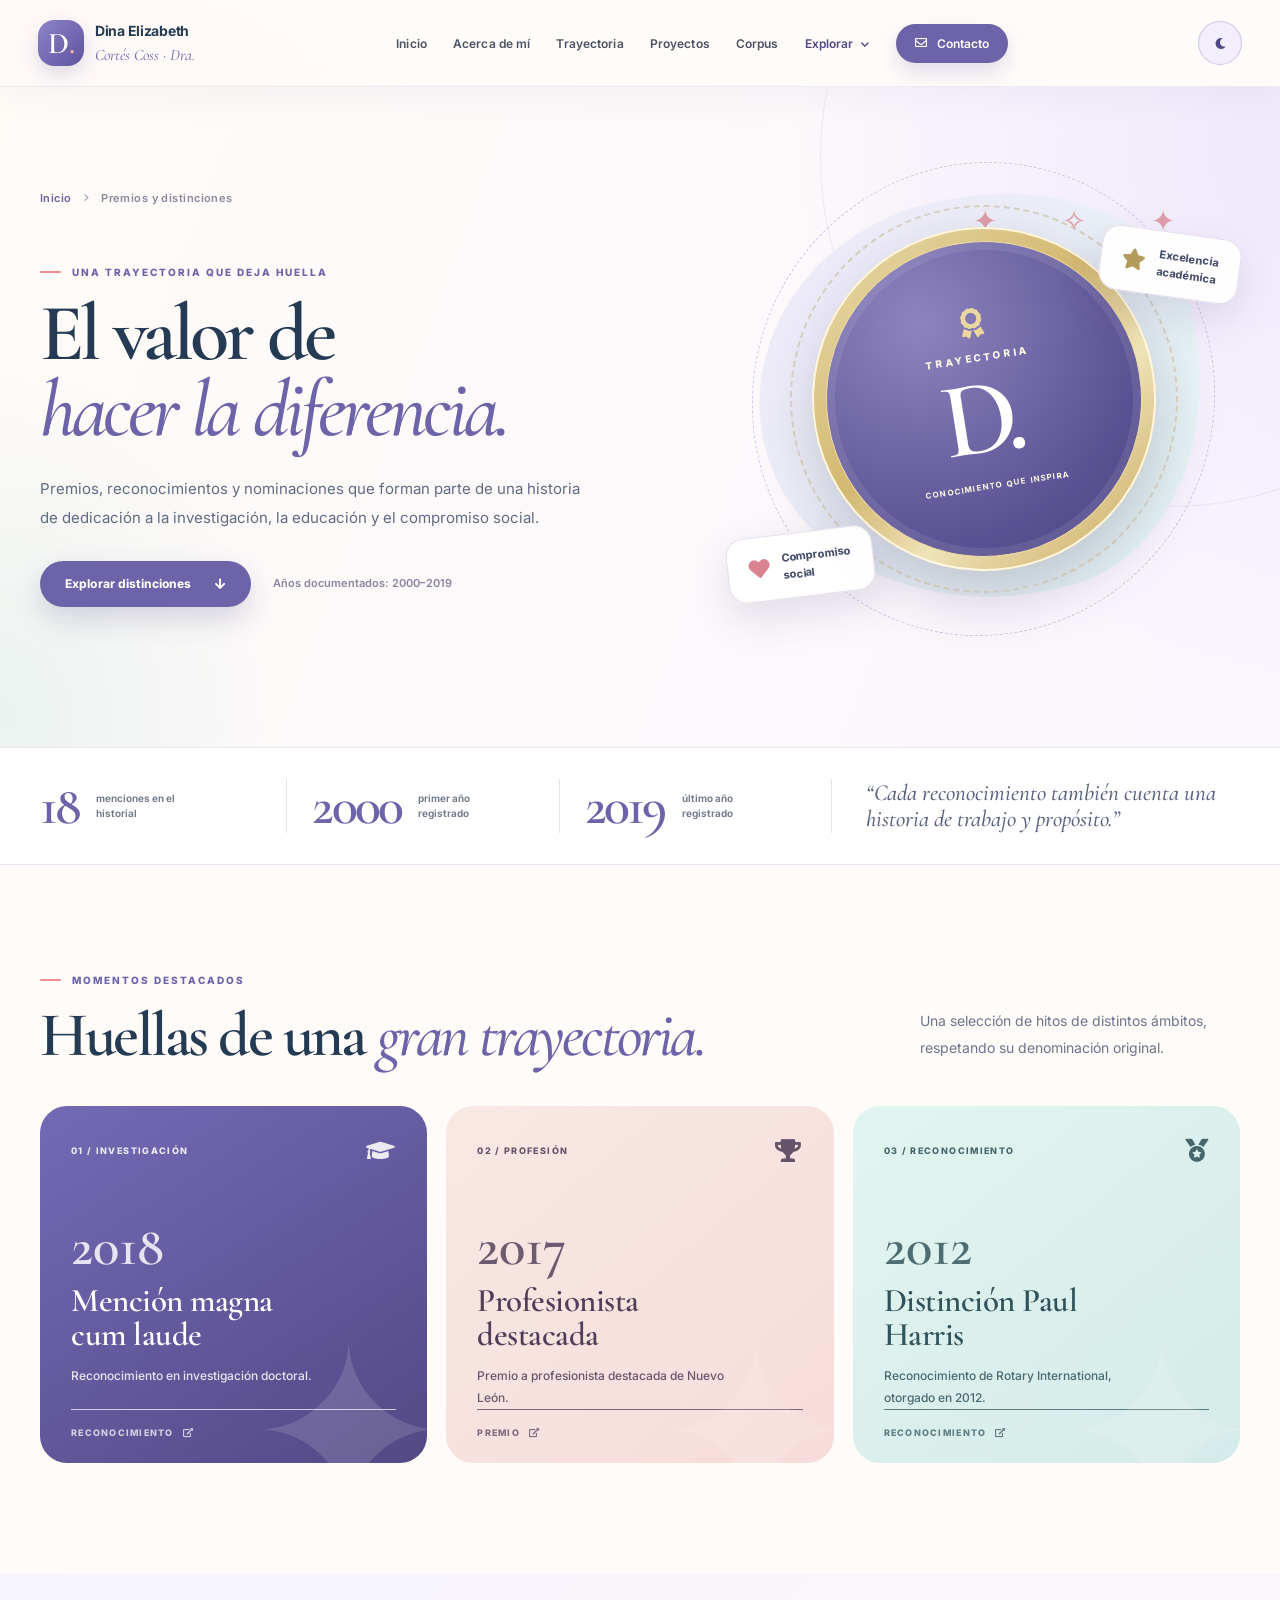
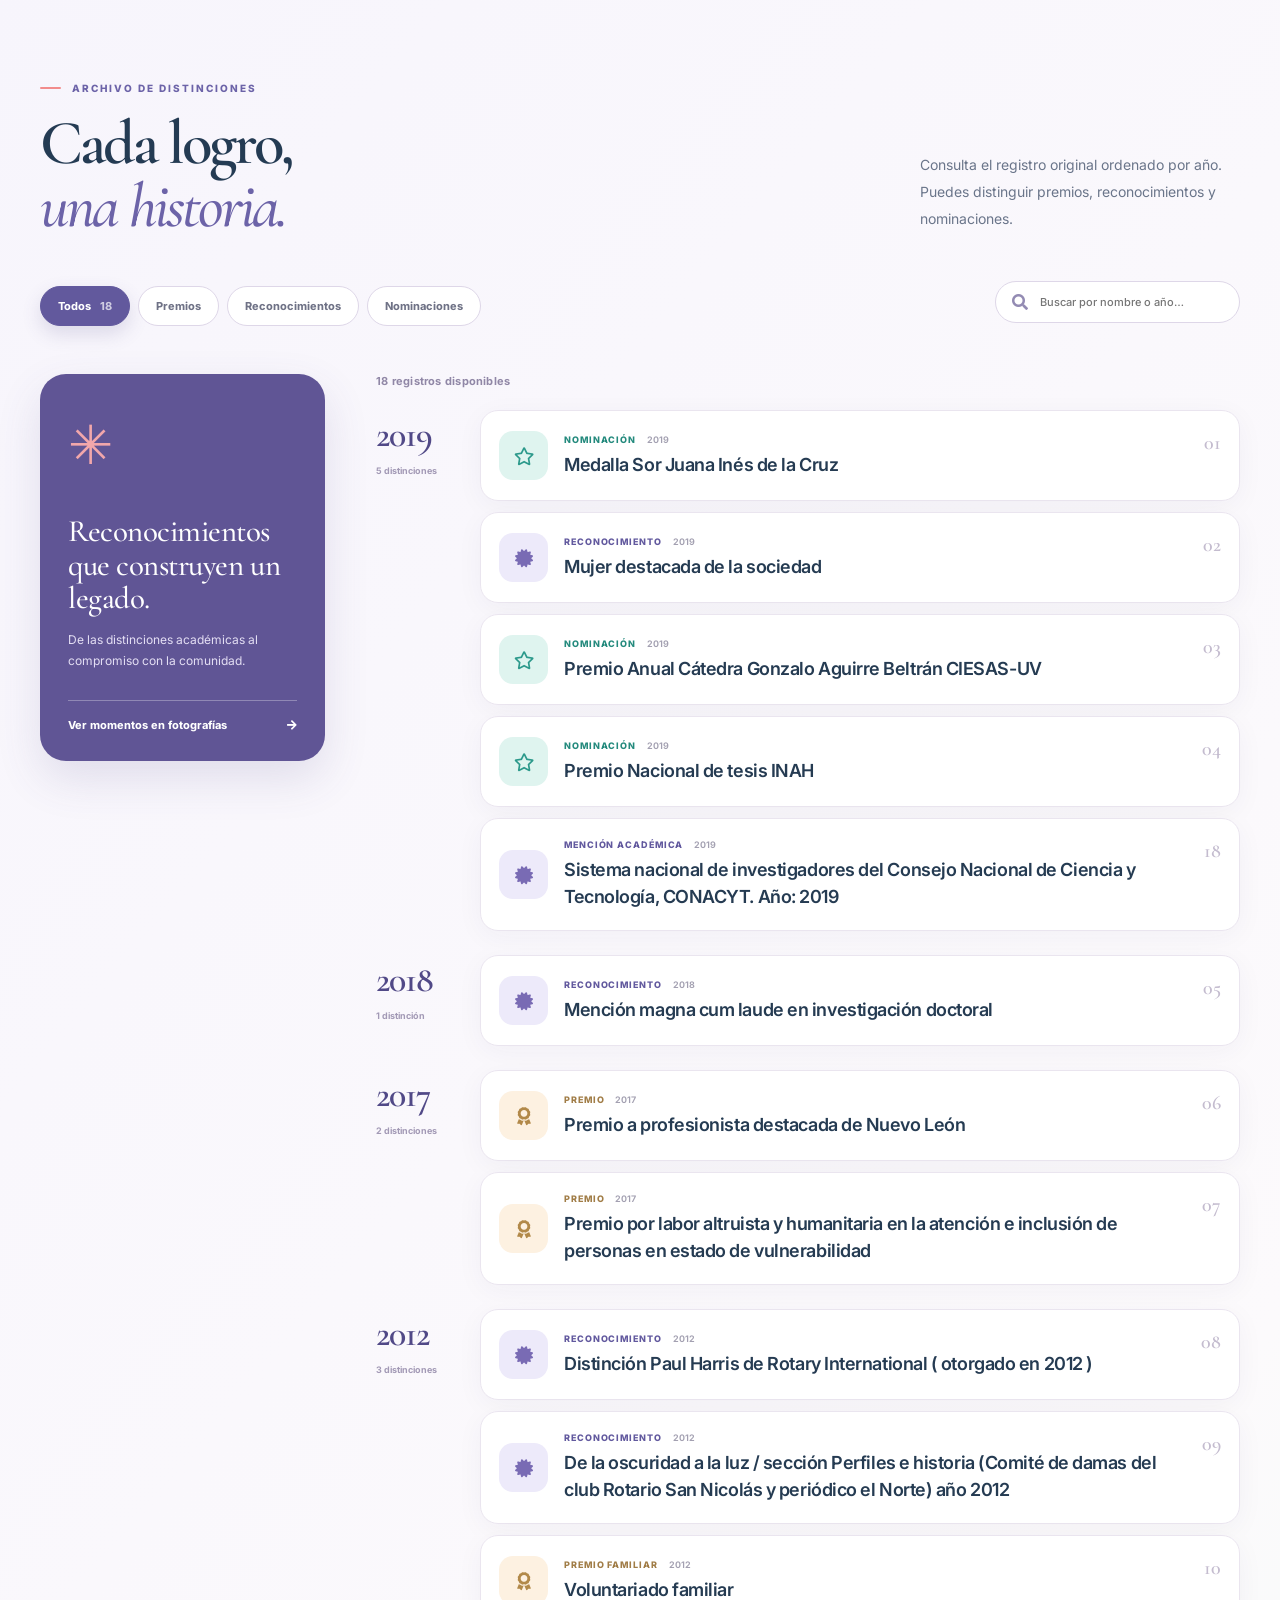
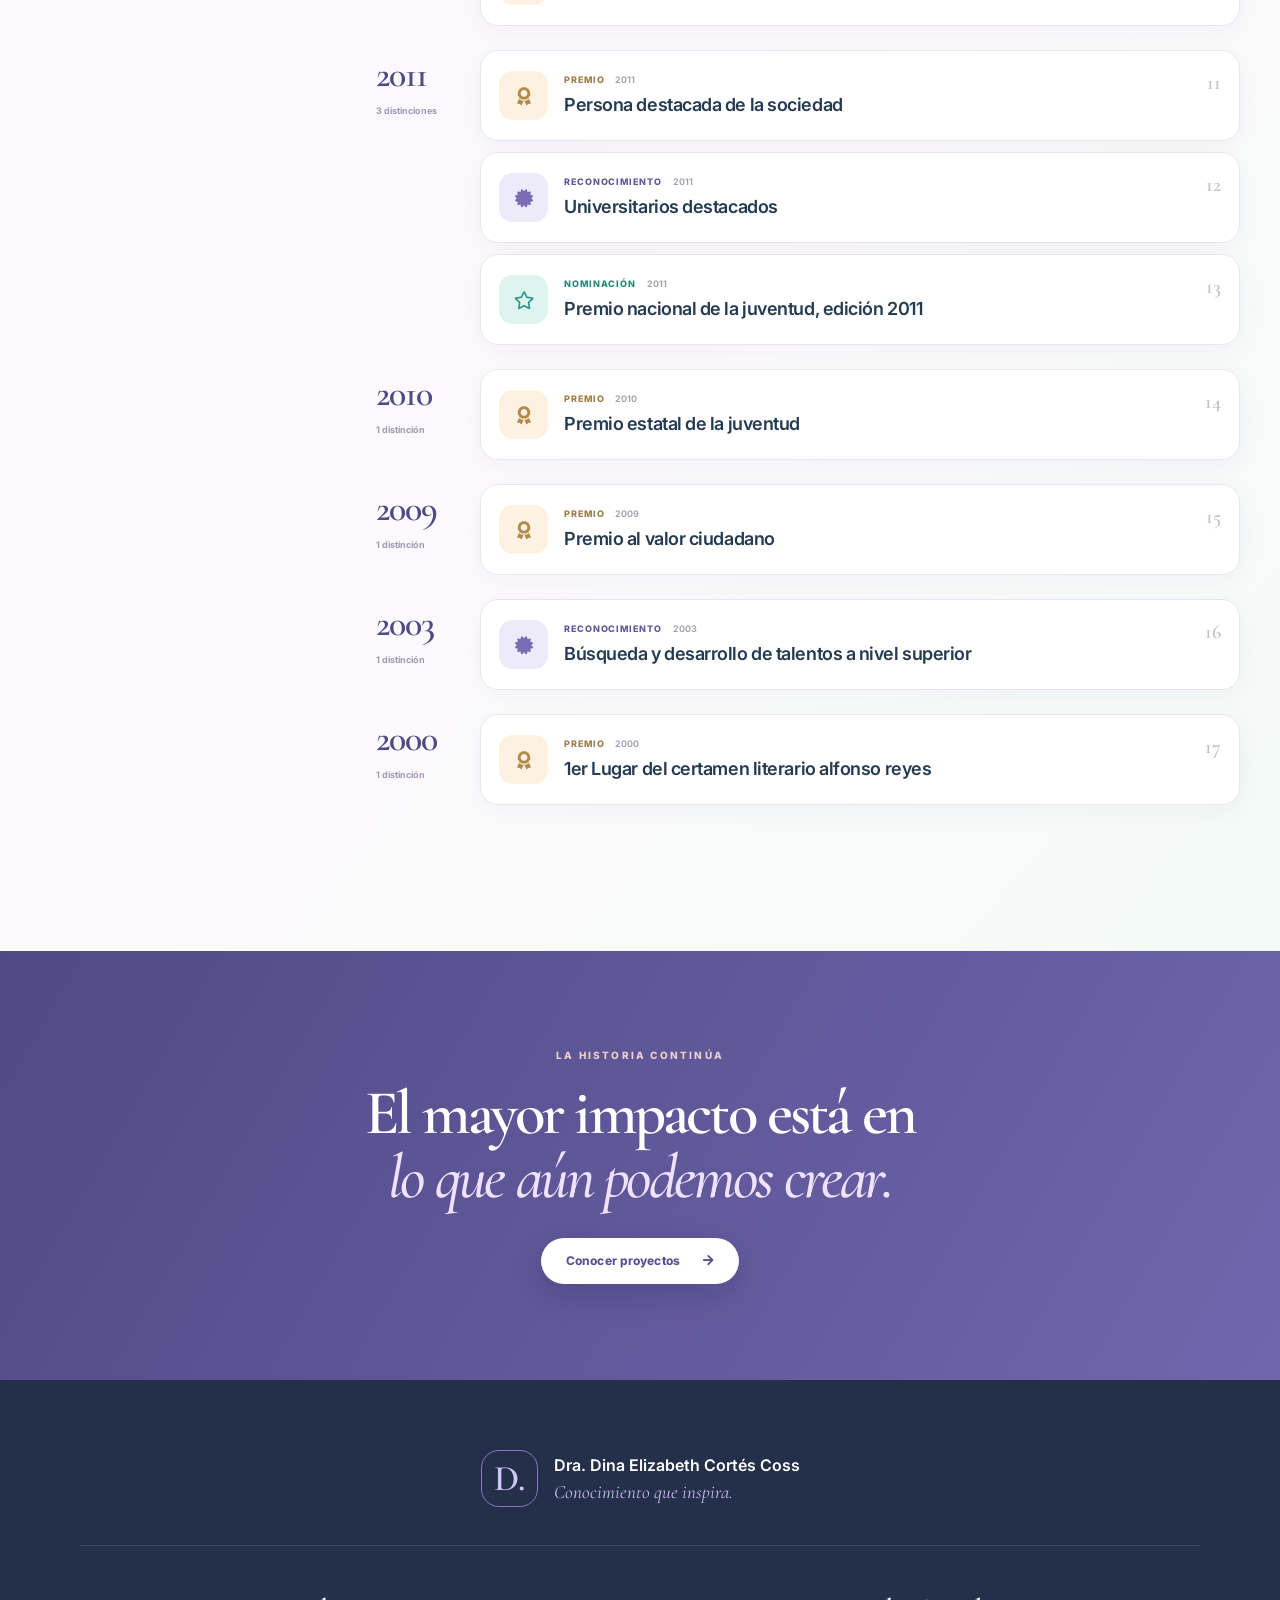
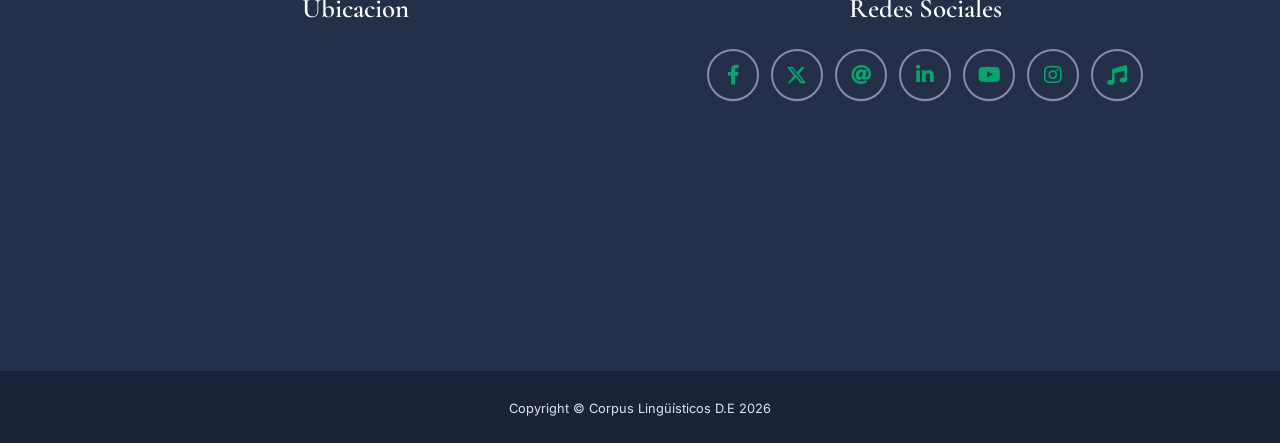
<file: premios.html>
<!DOCTYPE html>

<html lang="es">
<head><script src="js/dina-theme.js"></script>
<meta charset="utf-8"/>
<meta content="width=device-width, initial-scale=1, shrink-to-fit=no" name="viewport"/>
<meta content="Reconocimientos, premios y nominaciones de la Dra. Dina Elizabeth Cortés Coss, organizados por año y categoría." name="description"/>
<meta content="" name="author"/>
<title>Premios y distinciones | Dra. Dina Elizabeth Cortés Coss</title>
<link href="vendor/fontawesome-free/css/all.min.css" rel="stylesheet"/>
<!-- Custom fonts for this theme -->

<link href="https://fonts.googleapis.com/css?family=Montserrat:400,700" rel="stylesheet" type="text/css"/>
<link href="https://fonts.googleapis.com/css?family=Lato:400,700,400italic,700italic" rel="stylesheet" type="text/css"/>
<!-- Theme CSS -->
<link href="css/freelancer.css" rel="stylesheet"/>
<link href="css/style_override.css" rel="stylesheet"/>


<meta content="#FFF8F2" name="theme-color"/><link href="https://fonts.googleapis.com/css2?family=Cormorant+Garamond:wght@400;500;600;700&amp;family=Inter:wght@400;500;600;700;800&amp;display=swap" rel="stylesheet"/><link href="css/dina-redesign.css" rel="stylesheet"/><link href="css/dina-editorial.css" rel="stylesheet"/><link href="css/dina-theme-fixes.css" rel="stylesheet"/></head>
<body class="dina-multipage dina-page-interior" id="page-top"><a class="dina-skip-link" href="#contenido">Saltar al contenido</a><div aria-hidden="true" class="dina-background"></div><nav aria-label="Navegación principal" class="dina-navbar" id="siteNav">
<div class="dina-nav-inner">
<a aria-label="Ir al inicio" class="dina-brand" href="index.html">
<span class="dina-brand-mark">D<span class="dina-brand-dot">.</span></span>
<span class="dina-brand-text"><strong>Dina Elizabeth</strong><small>Cortés Coss · Dra.</small></span>
</a>
<button aria-controls="navbarResponsive" aria-expanded="false" aria-label="Abrir menú" class="dina-menu-toggle" type="button"><i aria-hidden="true" class="fas fa-bars"></i></button>
<div class="dina-nav-collapse" id="navbarResponsive">
<div class="dina-nav-links">
<a class="dina-nav-link" href="index.html">Inicio</a>
<a class="dina-nav-link" href="acerca-de-mi.html">Acerca de mí</a>
<a class="dina-nav-link" href="trayectoria.html">Trayectoria</a>
<a class="dina-nav-link" href="proyectos.html">Proyectos</a>
<a class="dina-nav-link" href="corpus.html">Corpus</a>
<div class="dina-nav-more"><button aria-expanded="false" class="dina-more-btn has-current" type="button">Explorar <i aria-hidden="true" class="fas fa-chevron-down"></i></button>
<div class="dina-more-menu">
<a aria-current="page" class="active" href="premios.html">Premios y distinciones</a>
<a href="publicaciones.html">Publicaciones y enlaces</a>
<a href="cursos.html">Cursos y formación</a>
<a href="galeria.html">Galería</a>

</div>
</div>
</div>
<a class="dina-nav-cta" href="contacto.html"><i aria-hidden="true" class="far fa-envelope"></i> Contacto</a>
</div>
<button aria-label="Activar modo oscuro" aria-pressed="false" class="dina-theme-toggle" title="Activar modo oscuro" type="button"><i aria-hidden="true" class="fas fa-moon"></i><span class="dina-theme-label">Modo oscuro</span></button></div>
</nav><main class="dina-main de-site de-awards-page" id="contenido">
<header class="de-hero de-awards-hero"><div class="de-wrap de-hero-grid">
<div class="de-hero-copy"><nav aria-label="Ruta de navegación" class="de-breadcrumb"><a href="index.html">Inicio</a><i aria-hidden="true" class="fas fa-chevron-right"></i><span aria-current="page">Premios y distinciones</span></nav><p class="de-eyebrow"><span></span> UNA TRAYECTORIA QUE DEJA HUELLA</p>
<h1>El valor de<br/><em>hacer la diferencia.</em></h1>
<p class="de-hero-desc">Premios, reconocimientos y nominaciones que forman parte de una historia de dedicación a la investigación, la educación y el compromiso social.</p>
<div class="de-hero-actions"><a class="de-btn de-btn-primary" href="#reconocimientos">Explorar distinciones <i aria-hidden="true" class="fas fa-arrow-down"></i></a><span class="de-hero-aside">Años documentados: 2000–2019</span></div></div>
<div aria-label="Ilustración de reconocimientos y trayectoria" class="de-awards-art">
<div aria-hidden="true" class="de-art-stars">✦ ✧ ✦</div><div class="de-medallion"><div class="de-medallion-inner"><i aria-hidden="true" class="fas fa-award"></i><span>TRAYECTORIA</span><strong>D.</strong><small>CONOCIMIENTO QUE INSPIRA</small></div></div>
<div class="de-floating-badge de-float-top"><i aria-hidden="true" class="fas fa-star"></i> <span>Excelencia<br/>académica</span></div>
<div class="de-floating-badge de-float-bottom"><i aria-hidden="true" class="fas fa-heart"></i> <span>Compromiso<br/>social</span></div>
</div></div></header>
<section aria-label="Resumen de reconocimientos" class="de-stats-strip"><div class="de-wrap de-stats-grid">
<div><strong>18</strong><span>menciones en el historial</span></div><div><strong>2000</strong><span>primer año registrado</span></div><div><strong>2019</strong><span>último año registrado</span></div><div class="de-stats-quote">“Cada reconocimiento también cuenta una historia de trabajo y propósito.”</div>
</div></section>
<section aria-labelledby="de-highlights-heading" class="de-highlights"><div class="de-wrap">
<div class="de-section-top"><div><p class="de-eyebrow"><span></span> MOMENTOS DESTACADOS</p><h2 id="de-highlights-heading">Huellas de una <em>gran trayectoria.</em></h2></div><p>Una selección de hitos de distintos ámbitos, respetando su denominación original.</p></div>
<div class="de-feature-grid">
<article class="de-feature-card de-feature-violet"><div class="de-feature-top"><span>01 / INVESTIGACIÓN</span><i aria-hidden="true" class="fas fa-graduation-cap"></i></div><span class="de-feature-year">2018</span><h3>Mención magna cum laude</h3><p>Reconocimiento en investigación doctoral.</p><span class="de-feature-bottom">RECONOCIMIENTO <i aria-hidden="true" class="fas fa-external-link-alt"></i></span></article>
<article class="de-feature-card de-feature-peach"><div class="de-feature-top"><span>02 / PROFESIÓN</span><i aria-hidden="true" class="fas fa-trophy"></i></div><span class="de-feature-year">2017</span><h3>Profesionista destacada</h3><p>Premio a profesionista destacada de Nuevo León.</p><span class="de-feature-bottom">PREMIO <i aria-hidden="true" class="fas fa-external-link-alt"></i></span></article>
<article class="de-feature-card de-feature-mint"><div class="de-feature-top"><span>03 / RECONOCIMIENTO</span><i aria-hidden="true" class="fas fa-medal"></i></div><span class="de-feature-year">2012</span><h3>Distinción Paul Harris</h3><p>Reconocimiento de Rotary International, otorgado en 2012.</p><span class="de-feature-bottom">RECONOCIMIENTO <i aria-hidden="true" class="fas fa-external-link-alt"></i></span></article>
</div></div></section>
<section aria-labelledby="de-awards-title" class="de-awards-archive" id="reconocimientos"><div class="de-wrap">
<div class="de-section-top de-archive-intro"><div><p class="de-eyebrow"><span></span> ARCHIVO DE DISTINCIONES</p><h2 id="de-awards-title">Cada logro,<br/><em>una historia.</em></h2></div><p>Consulta el registro original ordenado por año. Puedes distinguir premios, reconocimientos y nominaciones.</p></div>
<div class="de-toolbar"><div aria-label="Filtrar reconocimientos" class="de-filter-group" role="group"><button aria-pressed="true" class="de-filter is-active" data-award-filter="todos" type="button">Todos <span>18</span></button><button aria-pressed="false" class="de-filter" data-award-filter="premio" type="button">Premios</button><button aria-pressed="false" class="de-filter" data-award-filter="reconocimiento" type="button">Reconocimientos</button><button aria-pressed="false" class="de-filter" data-award-filter="nominacion" type="button">Nominaciones</button></div>
<label class="de-search-wrap"><i aria-hidden="true" class="fas fa-search"></i><span class="sr-only">Buscar distinción</span><input autocomplete="off" id="de-award-search" placeholder="Buscar por nombre o año…" type="search"/></label></div>
<div class="de-archive-layout"><aside class="de-archive-sidebar"><span class="de-sidebar-deco">✳</span><h3>Reconocimientos que construyen un legado.</h3><p>De las distinciones académicas al compromiso con la comunidad.</p><a href="galeria.html">Ver momentos en fotografías <i aria-hidden="true" class="fas fa-arrow-right"></i></a></aside>
<div class="de-archive-list" id="de-awards-list"><p aria-live="polite" class="de-live-counter"><span id="de-award-count">18</span> registros disponibles</p><section aria-labelledby="de-year-2019" class="de-year-group" data-group-year="2019">
<div class="de-year-head"><span class="de-year-dot"></span><h2 id="de-year-2019">2019</h2><span class="de-year-count">5 distinciones</span></div>
<div class="de-year-items"><article class="de-award" data-kind="nominacion" data-search="2019 nominación medalla sor juana inés de la cruz" data-year="2019">
<div class="de-award-icon nominacion"><i aria-hidden="true" class="far fa-star"></i></div>
<div class="de-award-main"><div class="de-award-meta"><span class="de-award-type nominacion">Nominación</span><span class="de-award-year">2019</span></div><h3>Medalla Sor Juana Inés de la Cruz</h3></div>
<span aria-hidden="true" class="de-award-index">01</span>
</article><article class="de-award" data-kind="reconocimiento" data-search="2019 reconocimiento mujer destacada de la sociedad" data-year="2019">
<div class="de-award-icon reconocimiento"><i aria-hidden="true" class="fas fa-certificate"></i></div>
<div class="de-award-main"><div class="de-award-meta"><span class="de-award-type reconocimiento">Reconocimiento</span><span class="de-award-year">2019</span></div><h3>Mujer destacada de la sociedad</h3></div>
<span aria-hidden="true" class="de-award-index">02</span>
</article><article class="de-award" data-kind="nominacion" data-search="2019 nominación premio anual cátedra gonzalo aguirre beltrán ciesas-uv" data-year="2019">
<div class="de-award-icon nominacion"><i aria-hidden="true" class="far fa-star"></i></div>
<div class="de-award-main"><div class="de-award-meta"><span class="de-award-type nominacion">Nominación</span><span class="de-award-year">2019</span></div><h3>Premio Anual Cátedra Gonzalo Aguirre Beltrán CIESAS-UV</h3></div>
<span aria-hidden="true" class="de-award-index">03</span>
</article><article class="de-award" data-kind="nominacion" data-search="2019 nominación premio nacional de tesis inah" data-year="2019">
<div class="de-award-icon nominacion"><i aria-hidden="true" class="far fa-star"></i></div>
<div class="de-award-main"><div class="de-award-meta"><span class="de-award-type nominacion">Nominación</span><span class="de-award-year">2019</span></div><h3>Premio Nacional de tesis INAH</h3></div>
<span aria-hidden="true" class="de-award-index">04</span>
</article><article class="de-award" data-kind="reconocimiento" data-search="2019 mención académica sistema nacional de investigadores del consejo nacional de ciencia y tecnología, conacyt. año: 2019" data-year="2019">
<div class="de-award-icon reconocimiento"><i aria-hidden="true" class="fas fa-certificate"></i></div>
<div class="de-award-main"><div class="de-award-meta"><span class="de-award-type reconocimiento">Mención académica</span><span class="de-award-year">2019</span></div><h3>Sistema nacional de investigadores del Consejo Nacional de Ciencia y Tecnología, CONACYT. Año: 2019</h3></div>
<span aria-hidden="true" class="de-award-index">18</span>
</article></div>
</section>
<section aria-labelledby="de-year-2018" class="de-year-group" data-group-year="2018">
<div class="de-year-head"><span class="de-year-dot"></span><h2 id="de-year-2018">2018</h2><span class="de-year-count">1 distinción</span></div>
<div class="de-year-items"><article class="de-award" data-kind="reconocimiento" data-search="2018 reconocimiento mención magna cum laude en investigación doctoral" data-year="2018">
<div class="de-award-icon reconocimiento"><i aria-hidden="true" class="fas fa-certificate"></i></div>
<div class="de-award-main"><div class="de-award-meta"><span class="de-award-type reconocimiento">Reconocimiento</span><span class="de-award-year">2018</span></div><h3>Mención magna cum laude en investigación doctoral</h3></div>
<span aria-hidden="true" class="de-award-index">05</span>
</article></div>
</section>
<section aria-labelledby="de-year-2017" class="de-year-group" data-group-year="2017">
<div class="de-year-head"><span class="de-year-dot"></span><h2 id="de-year-2017">2017</h2><span class="de-year-count">2 distinciones</span></div>
<div class="de-year-items"><article class="de-award" data-kind="premio" data-search="2017 premio premio a profesionista destacada de nuevo león" data-year="2017">
<div class="de-award-icon premio"><i aria-hidden="true" class="fas fa-award"></i></div>
<div class="de-award-main"><div class="de-award-meta"><span class="de-award-type premio">Premio</span><span class="de-award-year">2017</span></div><h3>Premio a profesionista destacada de Nuevo León</h3></div>
<span aria-hidden="true" class="de-award-index">06</span>
</article><article class="de-award" data-kind="premio" data-search="2017 premio premio por labor altruista y humanitaria en la atención e inclusión de personas en estado de vulnerabilidad" data-year="2017">
<div class="de-award-icon premio"><i aria-hidden="true" class="fas fa-award"></i></div>
<div class="de-award-main"><div class="de-award-meta"><span class="de-award-type premio">Premio</span><span class="de-award-year">2017</span></div><h3>Premio por labor altruista y humanitaria en la atención e inclusión de personas en estado de vulnerabilidad</h3></div>
<span aria-hidden="true" class="de-award-index">07</span>
</article></div>
</section>
<section aria-labelledby="de-year-2012" class="de-year-group" data-group-year="2012">
<div class="de-year-head"><span class="de-year-dot"></span><h2 id="de-year-2012">2012</h2><span class="de-year-count">3 distinciones</span></div>
<div class="de-year-items"><article class="de-award" data-kind="reconocimiento" data-search="2012 reconocimiento distinción paul harris de rotary international ( otorgado en 2012 )" data-year="2012">
<div class="de-award-icon reconocimiento"><i aria-hidden="true" class="fas fa-certificate"></i></div>
<div class="de-award-main"><div class="de-award-meta"><span class="de-award-type reconocimiento">Reconocimiento</span><span class="de-award-year">2012</span></div><h3>Distinción Paul Harris de Rotary International ( otorgado en 2012 )</h3></div>
<span aria-hidden="true" class="de-award-index">08</span>
</article><article class="de-award" data-kind="reconocimiento" data-search="2012 reconocimiento de la oscuridad a la luz / sección perfiles e historia (comité de damas del club rotario san nicolás y periódico el norte) año 2012" data-year="2012">
<div class="de-award-icon reconocimiento"><i aria-hidden="true" class="fas fa-certificate"></i></div>
<div class="de-award-main"><div class="de-award-meta"><span class="de-award-type reconocimiento">Reconocimiento</span><span class="de-award-year">2012</span></div><h3>De la oscuridad a la luz / sección Perfiles e historia (Comité de damas del club Rotario San Nicolás y periódico el Norte) año 2012</h3></div>
<span aria-hidden="true" class="de-award-index">09</span>
</article><article class="de-award" data-kind="premio" data-search="2012 premio familiar voluntariado familiar" data-year="2012">
<div class="de-award-icon premio"><i aria-hidden="true" class="fas fa-award"></i></div>
<div class="de-award-main"><div class="de-award-meta"><span class="de-award-type premio">Premio familiar</span><span class="de-award-year">2012</span></div><h3>Voluntariado familiar</h3></div>
<span aria-hidden="true" class="de-award-index">10</span>
</article></div>
</section>
<section aria-labelledby="de-year-2011" class="de-year-group" data-group-year="2011">
<div class="de-year-head"><span class="de-year-dot"></span><h2 id="de-year-2011">2011</h2><span class="de-year-count">3 distinciones</span></div>
<div class="de-year-items"><article class="de-award" data-kind="premio" data-search="2011 premio persona destacada de la sociedad" data-year="2011">
<div class="de-award-icon premio"><i aria-hidden="true" class="fas fa-award"></i></div>
<div class="de-award-main"><div class="de-award-meta"><span class="de-award-type premio">Premio</span><span class="de-award-year">2011</span></div><h3>Persona destacada de la sociedad</h3></div>
<span aria-hidden="true" class="de-award-index">11</span>
</article><article class="de-award" data-kind="reconocimiento" data-search="2011 reconocimiento universitarios destacados" data-year="2011">
<div class="de-award-icon reconocimiento"><i aria-hidden="true" class="fas fa-certificate"></i></div>
<div class="de-award-main"><div class="de-award-meta"><span class="de-award-type reconocimiento">Reconocimiento</span><span class="de-award-year">2011</span></div><h3>Universitarios destacados</h3></div>
<span aria-hidden="true" class="de-award-index">12</span>
</article><article class="de-award" data-kind="nominacion" data-search="2011 nominación premio nacional de la juventud, edición 2011" data-year="2011">
<div class="de-award-icon nominacion"><i aria-hidden="true" class="far fa-star"></i></div>
<div class="de-award-main"><div class="de-award-meta"><span class="de-award-type nominacion">Nominación</span><span class="de-award-year">2011</span></div><h3>Premio nacional de la juventud, edición 2011</h3></div>
<span aria-hidden="true" class="de-award-index">13</span>
</article></div>
</section>
<section aria-labelledby="de-year-2010" class="de-year-group" data-group-year="2010">
<div class="de-year-head"><span class="de-year-dot"></span><h2 id="de-year-2010">2010</h2><span class="de-year-count">1 distinción</span></div>
<div class="de-year-items"><article class="de-award" data-kind="premio" data-search="2010 premio premio estatal de la juventud" data-year="2010">
<div class="de-award-icon premio"><i aria-hidden="true" class="fas fa-award"></i></div>
<div class="de-award-main"><div class="de-award-meta"><span class="de-award-type premio">Premio</span><span class="de-award-year">2010</span></div><h3>Premio estatal de la juventud</h3></div>
<span aria-hidden="true" class="de-award-index">14</span>
</article></div>
</section>
<section aria-labelledby="de-year-2009" class="de-year-group" data-group-year="2009">
<div class="de-year-head"><span class="de-year-dot"></span><h2 id="de-year-2009">2009</h2><span class="de-year-count">1 distinción</span></div>
<div class="de-year-items"><article class="de-award" data-kind="premio" data-search="2009 premio premio al valor ciudadano" data-year="2009">
<div class="de-award-icon premio"><i aria-hidden="true" class="fas fa-award"></i></div>
<div class="de-award-main"><div class="de-award-meta"><span class="de-award-type premio">Premio</span><span class="de-award-year">2009</span></div><h3>Premio al valor ciudadano</h3></div>
<span aria-hidden="true" class="de-award-index">15</span>
</article></div>
</section>
<section aria-labelledby="de-year-2003" class="de-year-group" data-group-year="2003">
<div class="de-year-head"><span class="de-year-dot"></span><h2 id="de-year-2003">2003</h2><span class="de-year-count">1 distinción</span></div>
<div class="de-year-items"><article class="de-award" data-kind="reconocimiento" data-search="2003 reconocimiento búsqueda y desarrollo de talentos a nivel superior" data-year="2003">
<div class="de-award-icon reconocimiento"><i aria-hidden="true" class="fas fa-certificate"></i></div>
<div class="de-award-main"><div class="de-award-meta"><span class="de-award-type reconocimiento">Reconocimiento</span><span class="de-award-year">2003</span></div><h3>Búsqueda y desarrollo de talentos a nivel superior</h3></div>
<span aria-hidden="true" class="de-award-index">16</span>
</article></div>
</section>
<section aria-labelledby="de-year-2000" class="de-year-group" data-group-year="2000">
<div class="de-year-head"><span class="de-year-dot"></span><h2 id="de-year-2000">2000</h2><span class="de-year-count">1 distinción</span></div>
<div class="de-year-items"><article class="de-award" data-kind="premio" data-search="2000 premio 1er lugar del certamen literario alfonso reyes" data-year="2000">
<div class="de-award-icon premio"><i aria-hidden="true" class="fas fa-award"></i></div>
<div class="de-award-main"><div class="de-award-meta"><span class="de-award-type premio">Premio</span><span class="de-award-year">2000</span></div><h3>1er Lugar del certamen literario alfonso reyes</h3></div>
<span aria-hidden="true" class="de-award-index">17</span>
</article></div>
</section><p class="de-empty" hidden="" id="de-award-empty">No encontramos resultados con esos filtros. Prueba otro término.</p></div></div>
</div></section>
<div class="de-endnote"><div class="de-wrap"><span>LA HISTORIA CONTINÚA</span><h2>El mayor impacto está en<br/><em>lo que aún podemos crear.</em></h2><a class="de-btn de-btn-light" href="proyectos.html">Conocer proyectos <i aria-hidden="true" class="fas fa-arrow-right"></i></a></div></div>
</main><footer class="footer text-center"><div class="dina-footer-brand"><span class="dina-footer-monogram">D.</span><div><strong>Dra. Dina Elizabeth Cortés Coss</strong><small>Conocimiento que inspira.</small></div></div>
<div class="container">
<div class="row">
<!-- Footer Location -->
<div class="col-lg-6 mb-5 mb-lg-0">
<h4 class="text-uppercase mb-4">Ubicacion</h4>
<div class="mb-2" style="width:100%;max-width:100%;">
<iframe allowfullscreen="" height="320" referrerpolicy="no-referrer-when-downgrade" src="https://www.google.com/maps?hl=es&amp;q=Centro%20de%20Investigaci%C3%B3n%20y%20Desarrollo%20Tecnol%C3%B3gico%20CIDET&amp;ll=25.7250472,-100.3137289&amp;z=19&amp;output=embed" style="border:0;" title="Mapa - CIDET" width="100%"></iframe>
</div>
</div>
<!-- Footer Social Icons -->
<div class="col-lg-6 mb-5 mb-lg-0">
<h4 class="text-uppercase mb-4">Redes Sociales</h4>
<a class="btn btn-outline-light btn-social mx-1" href="https://www.facebook.com/Talk-About-1279590555446978/" target="_blank">
<i class="fab fa-fw fa-facebook-f"></i>
</a>
<a class="btn btn-outline-light btn-social mx-1" href="https://twitter.com/Elizabeth2C" target="_blank">
<svg fill="currentColor" height="1.25rem" viewbox="0 0 24 24" width="1.25rem" xmlns="http://www.w3.org/2000/svg">
<path d="M18.244 2.25h3.308l-7.227 8.26 8.502 11.24h-6.6l-5.17-6.763L2.881 21.75H.579l7.73-8.835L.136 2.25h6.754l4.883 6.346 5.871-6.346zM17.15 19.348h1.84L6.084 4.07H4.117l13.033 15.278z"></path>
</svg>
</a>
<a class="btn btn-outline-light btn-social mx-1" href="mailto:contacto.ely@gmail.com" target="_blank">
<i class="fas fa-at"></i>
</a>
<a class="btn btn-outline-light btn-social mx-1" href="https://www.linkedin.com/in/dra-elizabeth-coss" target="_blank">
<i class="fab fa-fw fa-linkedin-in"></i>
</a>
<a class="btn btn-outline-light btn-social mx-1" href="https://www.youtube.com/channel/UCaUHGKoKFJ3-oZVl0LGVXzw" target="_blank">
<i class="fab fa-fw fa-youtube"></i>
</a>
<a class="btn btn-outline-light btn-social mx-1" href="https://instagram.com/elizabeth_2c?r=nametag" target="_blank">
<i class="fab fa-fw fa-instagram"></i>
</a>
<a aria-label="TikTok" class="btn btn-outline-light btn-social mx-1" href="https://www.tiktok.com/@dinaelizabethcc" rel="noopener" target="_blank">
<i class="fas fa-music"></i>
</a>
</div>
<!-- Footer About Text -->
</div>
</div>
</footer><section class="copyright py-4 text-center text-white">
<div class="container">
<small>Copyright © Corpus Lingüísticos D.E 2026</small>
</div>
</section><div class="scroll-to-top d-lg-none position-fixed">
<a class="js-scroll-trigger d-block text-center text-white rounded" href="#page-top">
<i class="fa fa-chevron-up"></i>
</a>
</div><script>
      // Enhance awards typography: wrap type (before ':') and first year found
      document.addEventListener('DOMContentLoaded', function(){
        var cards = document.querySelectorAll('#premios-y-distinciones .award-card p');
        cards.forEach(function(p){
          var html = p.innerHTML.trim();
          // Wrap leading type (e.g., "Reconocimiento:")
          var typeMatch = html.match(/^\s*([^:]+:)\s*/);
          if(typeMatch){
            var type = typeMatch[1];
            html = html.replace(type, '<span class="award-type">'+type.replace(/:\s*$/,'')+':</span> ');
          }
          // Wrap first 4-digit year
          html = html.replace(/(\b(19|20)\d{2}\b)/, '<span class="award-year">$1</span>');
          p.innerHTML = html;
        });
      });
    </script><script src="vendor/jquery/jquery.min.js"></script>
<script src="vendor/bootstrap/js/bootstrap.bundle.min.js"></script>
<script src="vendor/jquery-easing/jquery.easing.min.js"></script>
<script src="js/jqBootstrapValidation.js"></script>
<script src="js/contact_me.js"></script>
<script src="js/freelancer.min.js"></script>
<script defer="True" src="js/dina-redesign.js"></script><script defer="" src="js/dina-pages.js"></script><script defer="" src="js/dina-editorial.js"></script></body>
</html>
</file>
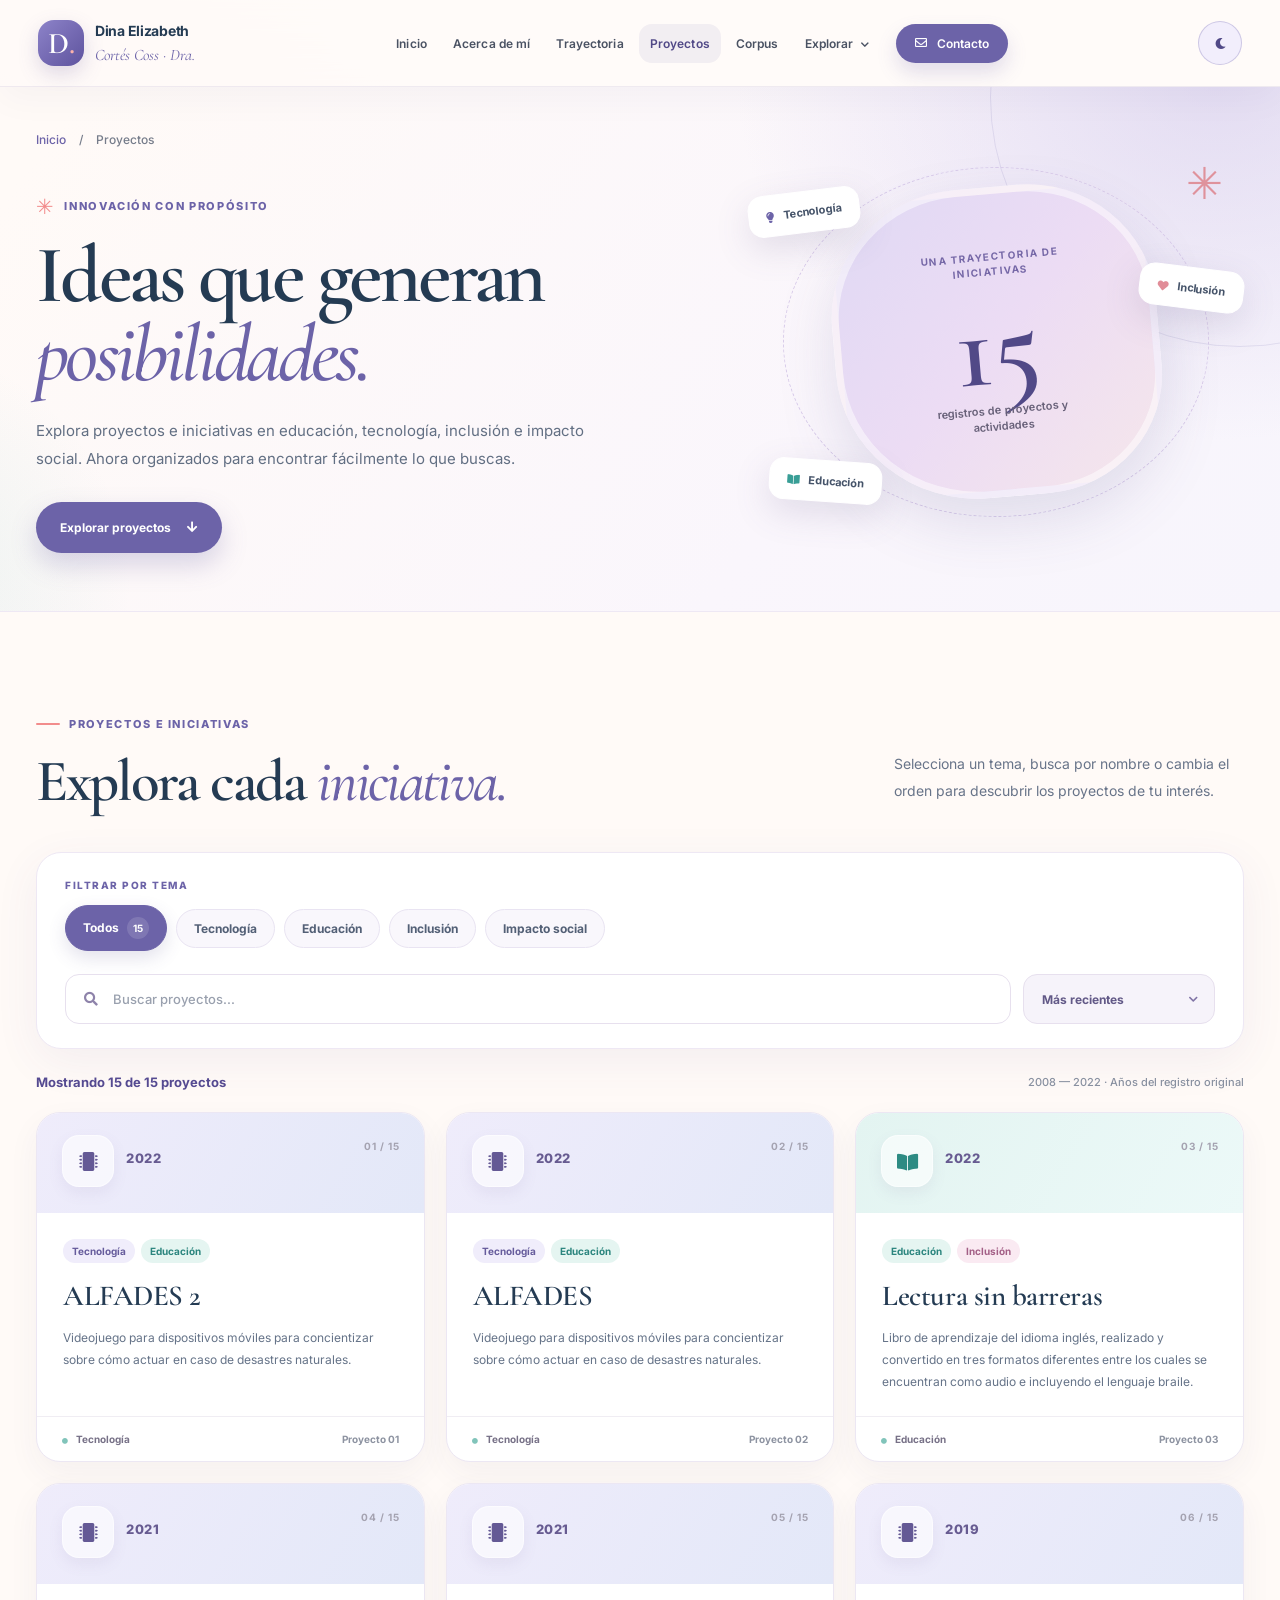
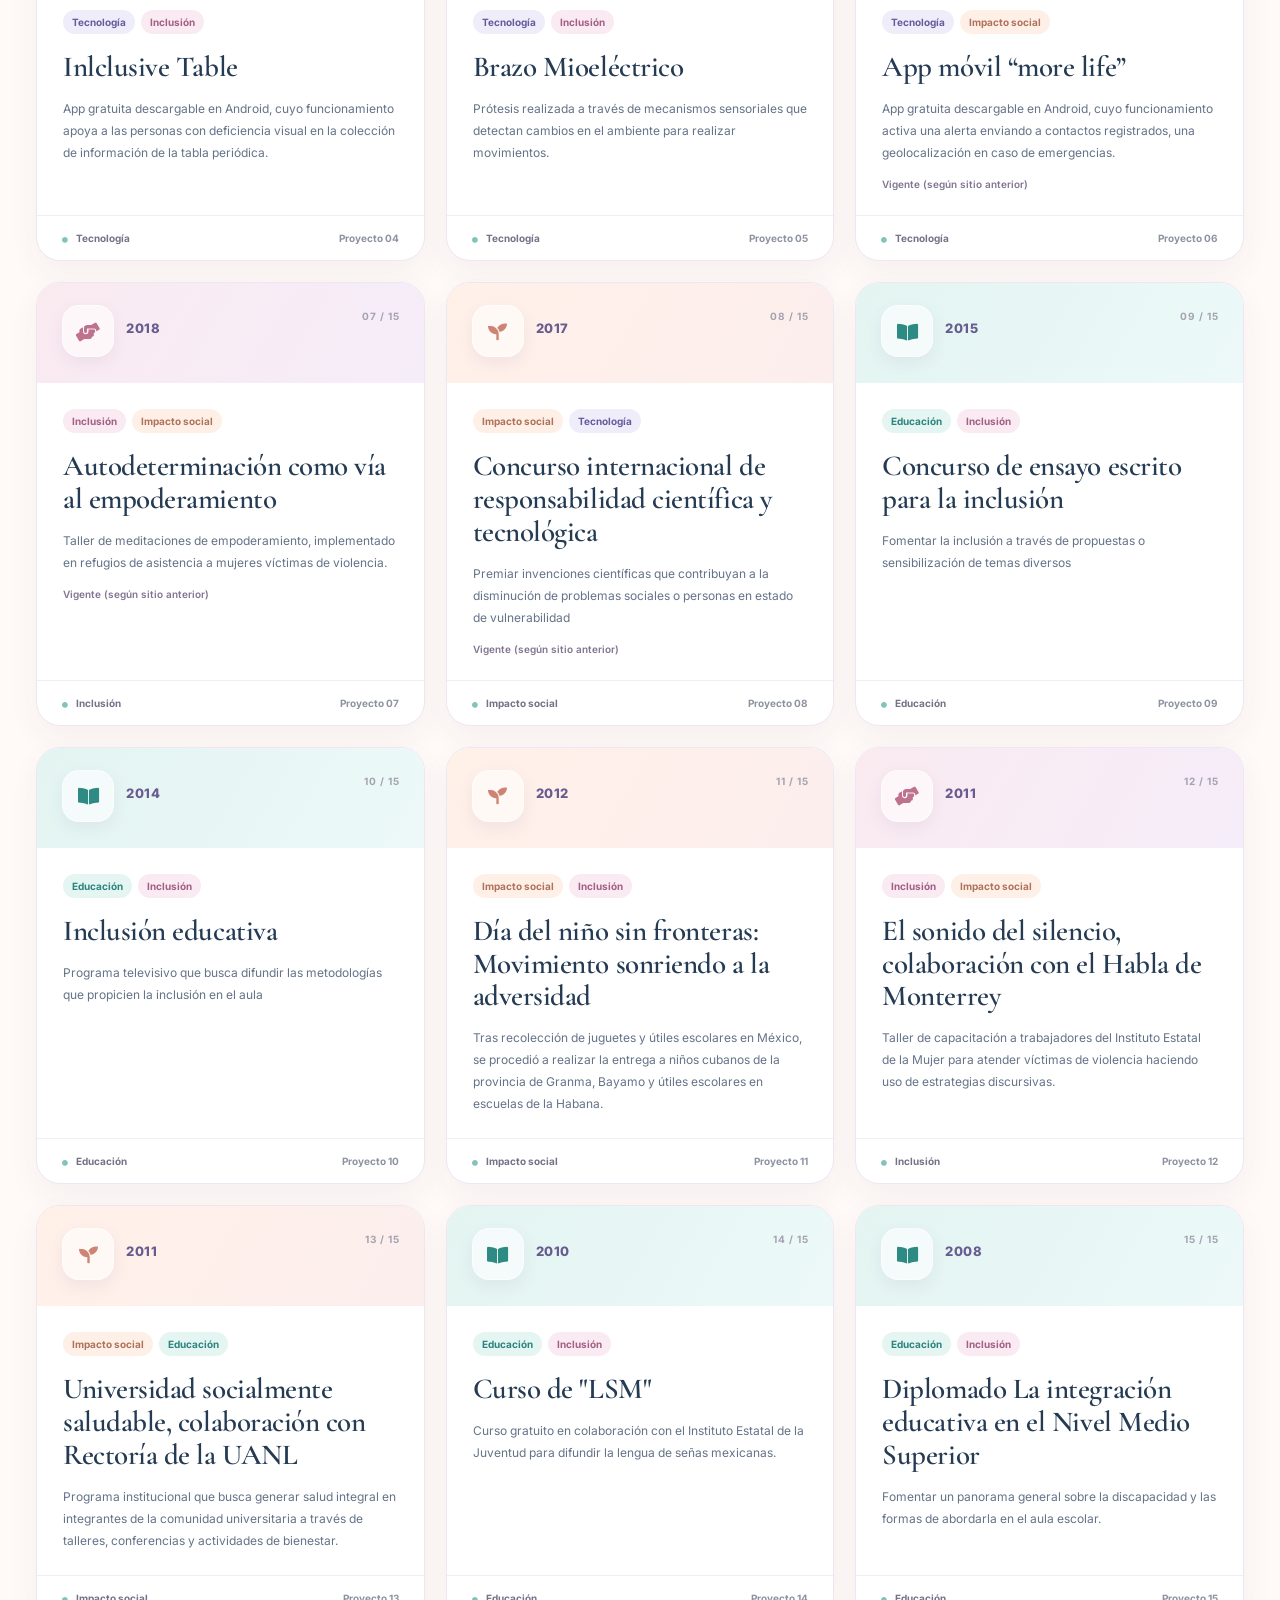
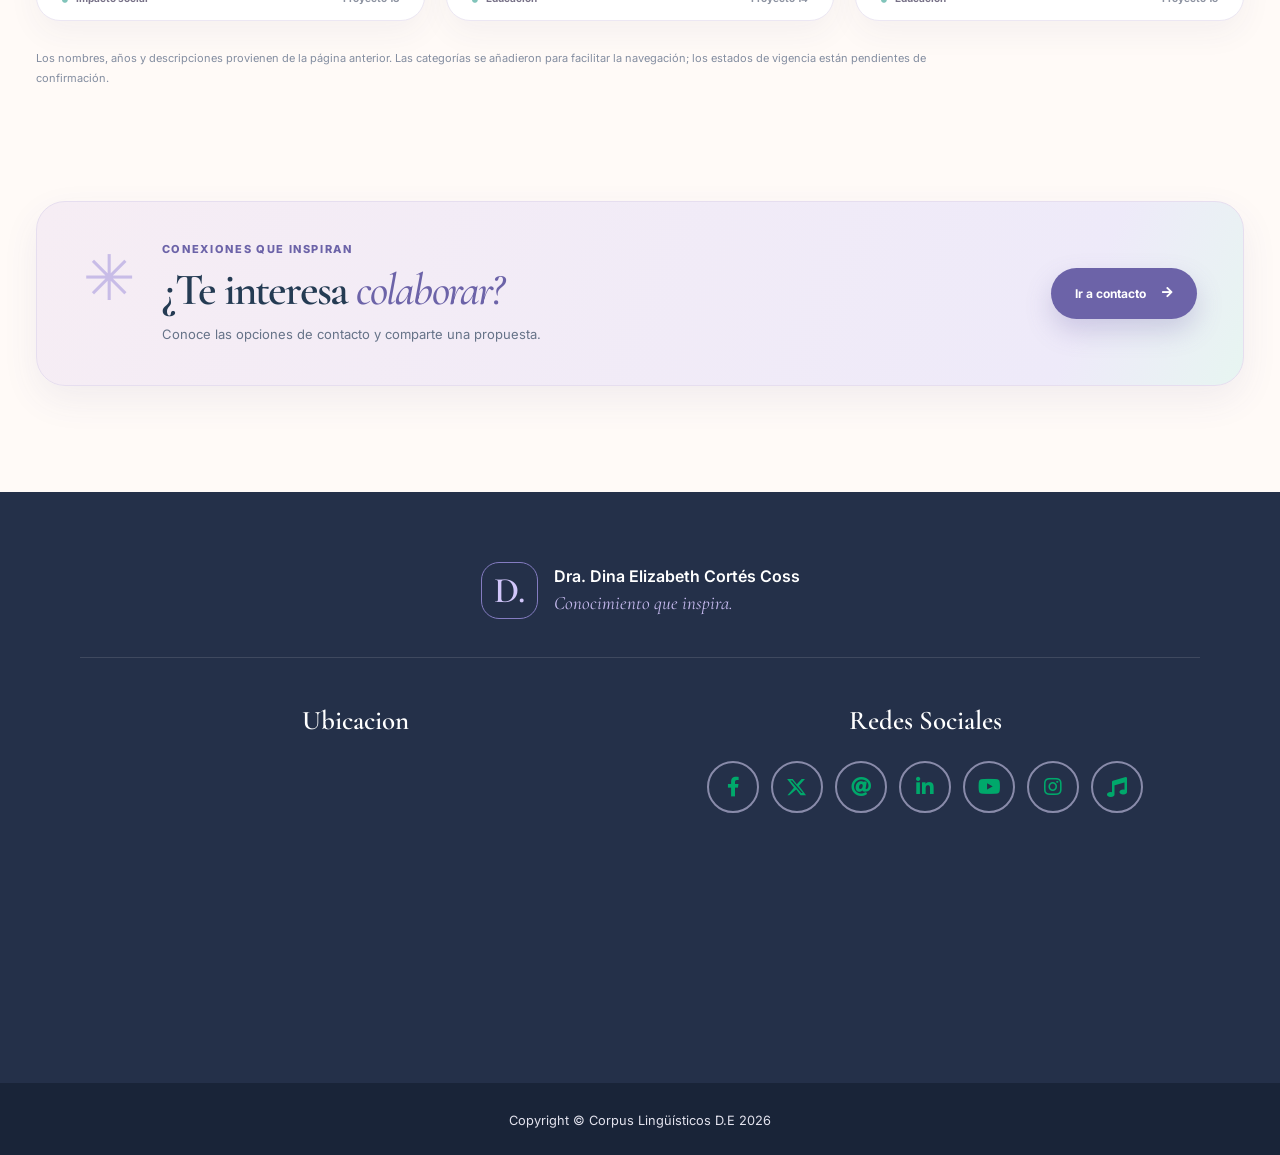
<file: proyectos.html>
<!DOCTYPE html>

<html lang="es">
<head><script src="js/dina-theme.js"></script>
<meta charset="utf-8"/>
<meta content="width=device-width, initial-scale=1, shrink-to-fit=no" name="viewport"/>
<meta content="Proyectos e iniciativas que conectan investigación, educación e innovación social." name="description"/>
<meta content="" name="author"/>
<title>PROYECTOS | Dra. Dina Elizabeth Cortés Coss</title>
<!-- Custom fonts for this theme -->

<link href="https://fonts.googleapis.com/css?family=Montserrat:400,700" rel="stylesheet" type="text/css"/>
<link href="https://fonts.googleapis.com/css?family=Lato:400,700,400italic,700italic" rel="stylesheet" type="text/css"/>
<!-- Theme CSS -->
<link href="css/freelancer.css" rel="stylesheet"/>
<link href="css/style_override.css" rel="stylesheet"/>


<meta content="#FFF8F2" name="theme-color"/><link href="https://fonts.googleapis.com/css2?family=Cormorant+Garamond:wght@400;500;600;700&amp;family=Inter:wght@400;500;600;700;800&amp;display=swap" rel="stylesheet"/><link href="css/dina-redesign.css" rel="stylesheet"/><link href="css/dina-secciones.css" rel="stylesheet"/><link href="css/dina-theme-fixes.css" rel="stylesheet"/><link href="vendor/fontawesome-free/css/all.min.css" rel="stylesheet"/></head>
<body class="dina-multipage dina-page-interior" id="page-top"><a class="dina-skip-link" href="#contenido">Saltar al contenido</a><div aria-hidden="true" class="dina-background"></div><nav aria-label="Navegación principal" class="dina-navbar" id="siteNav">
<div class="dina-nav-inner">
<a aria-label="Ir al inicio" class="dina-brand" href="index.html">
<span class="dina-brand-mark">D<span class="dina-brand-dot">.</span></span>
<span class="dina-brand-text"><strong>Dina Elizabeth</strong><small>Cortés Coss · Dra.</small></span>
</a>
<button aria-controls="navbarResponsive" aria-expanded="false" aria-label="Abrir menú" class="dina-menu-toggle" type="button"><i aria-hidden="true" class="fas fa-bars"></i></button>
<div class="dina-nav-collapse" id="navbarResponsive">
<div class="dina-nav-links">
<a class="dina-nav-link" href="index.html">Inicio</a>
<a class="dina-nav-link" href="acerca-de-mi.html">Acerca de mí</a>
<a class="dina-nav-link" href="trayectoria.html">Trayectoria</a>
<a aria-current="page" class="dina-nav-link active" href="proyectos.html">Proyectos</a>
<a class="dina-nav-link" href="corpus.html">Corpus</a>
<div class="dina-nav-more"><button aria-expanded="false" class="dina-more-btn" type="button">Explorar <i aria-hidden="true" class="fas fa-chevron-down"></i></button>
<div class="dina-more-menu">
<a href="premios.html">Premios y distinciones</a>
<a href="publicaciones.html">Publicaciones y enlaces</a>
<a href="cursos.html">Cursos y formación</a>
<a href="galeria.html">Galería</a>

</div>
</div>
</div>
<a class="dina-nav-cta" href="contacto.html"><i aria-hidden="true" class="far fa-envelope"></i> Contacto</a>
</div>
<button aria-label="Activar modo oscuro" aria-pressed="false" class="dina-theme-toggle" title="Activar modo oscuro" type="button"><i aria-hidden="true" class="fas fa-moon"></i><span class="dina-theme-label">Modo oscuro</span></button></div>
</nav><main class="dina-main dr-site" id="contenido">
<section aria-labelledby="titulo-proyectos" class="dr-page-hero dr-project-hero">
<div class="dr-container dr-hero-inner">
<div class="dr-hero-copy">
<nav aria-label="Ruta de navegación" class="dina-breadcrumb dr-breadcrumb"><a href="index.html">Inicio</a><span aria-hidden="true">/</span><span aria-current="page">Proyectos</span></nav>
<p class="dr-eyebrow"><span class="dr-spark">✳</span> INNOVACIÓN CON PROPÓSITO</p>
<h1 id="titulo-proyectos">Ideas que generan <em>posibilidades.</em></h1>
<p class="dr-hero-lead">Explora proyectos e iniciativas en educación, tecnología, inclusión e impacto social. Ahora organizados para encontrar fácilmente lo que buscas.</p>
<div class="dr-hero-actions"><a class="dina-btn dina-btn-primary" href="#explorar-proyectos">Explorar proyectos <i aria-hidden="true" class="fas fa-arrow-down"></i></a></div>
</div>
<div aria-hidden="true" class="dr-hero-art dr-proj-art">
<span class="dr-proj-art-spark">✳</span><div class="dr-proj-art-main"><p>UNA TRAYECTORIA DE INICIATIVAS</p><strong>15</strong><small>registros de proyectos y actividades</small></div>
<span class="dr-proj-float dr-proj-float-one"><i class="fas fa-lightbulb"></i> Tecnología</span><span class="dr-proj-float dr-proj-float-two"><i class="fas fa-heart"></i> Inclusión</span><span class="dr-proj-float dr-proj-float-three"><i class="fas fa-book-open"></i> Educación</span>
</div>
</div>
</section>
<section aria-labelledby="dr-catalog-title" class="dr-catalog" id="explorar-proyectos"><div class="dr-container">
<div class="dr-section-head dr-catalog-head"><div><p class="dr-eyebrow"><span class="dr-mini-line"></span> PROYECTOS E INICIATIVAS</p><h2 id="dr-catalog-title">Explora cada <em>iniciativa.</em></h2></div><p>Selecciona un tema, busca por nombre o cambia el orden para descubrir los proyectos de tu interés.</p></div>
<div class="dr-catalog-tools">
<div class="dr-filter-block"><span class="dr-tools-label" id="dr-filter-label">FILTRAR POR TEMA</span>
<div aria-labelledby="dr-filter-label" class="dr-filter-list" role="group">
<button aria-pressed="true" class="dr-filter active" data-filter="todos" type="button">Todos <span>15</span></button>
<button aria-pressed="false" class="dr-filter" data-filter="tecnologia" type="button">Tecnología</button>
<button aria-pressed="false" class="dr-filter" data-filter="educacion" type="button">Educación</button>
<button aria-pressed="false" class="dr-filter" data-filter="inclusion" type="button">Inclusión</button>
<button aria-pressed="false" class="dr-filter" data-filter="impacto" type="button">Impacto social</button>
</div>
</div>
<div class="dr-catalog-controls"><label class="dr-search-wrap"><i aria-hidden="true" class="fas fa-search"></i><span class="sr-only">Buscar proyectos</span><input aria-label="Buscar proyectos" autocomplete="off" id="dr-search" placeholder="Buscar proyectos..." type="search"/></label>
<label class="dr-sort-wrap"><span class="sr-only">Orden de proyectos</span><select aria-label="Ordenar proyectos" id="dr-sort"><option value="recent">Más recientes</option><option value="oldest">Más antiguos</option><option value="az">Nombre A–Z</option></select><i aria-hidden="true" class="fas fa-chevron-down"></i></label></div>
</div>
<div class="dr-list-summary"><p aria-live="polite" id="dr-count" role="status">Mostrando 15 proyectos</p><span>2008 — 2022 · Años del registro original</span></div>
<div class="dr-project-grid" id="dr-project-grid"><article class="dr-project-card dr-project-tecnologia" data-categories="tecnologia educacion" data-original-order="0" data-year="2022">
<div class="dr-project-card-banner"><span aria-hidden="true" class="dr-project-symbol"><i class="fas fa-microchip"></i></span><span class="dr-project-year">2022</span><span class="dr-project-index">01 / 15</span></div>
<div class="dr-project-card-body"><div class="dr-project-tags"><span class="dr-cat-chip dr-cat-tecnologia">Tecnología</span><span class="dr-cat-chip dr-cat-educacion">Educación</span></div><h3>ALFADES 2</h3><p>Videojuego para dispositivos móviles para concientizar sobre cómo actuar en caso de desastres naturales.</p></div>
<div class="dr-project-card-footer"><span><i aria-hidden="true" class="fas fa-circle"></i> Tecnología</span><span>Proyecto 01</span></div>
</article><article class="dr-project-card dr-project-tecnologia" data-categories="tecnologia educacion" data-original-order="1" data-year="2022">
<div class="dr-project-card-banner"><span aria-hidden="true" class="dr-project-symbol"><i class="fas fa-microchip"></i></span><span class="dr-project-year">2022</span><span class="dr-project-index">02 / 15</span></div>
<div class="dr-project-card-body"><div class="dr-project-tags"><span class="dr-cat-chip dr-cat-tecnologia">Tecnología</span><span class="dr-cat-chip dr-cat-educacion">Educación</span></div><h3>ALFADES</h3><p>Videojuego para dispositivos móviles para concientizar sobre cómo actuar en caso de desastres naturales.</p></div>
<div class="dr-project-card-footer"><span><i aria-hidden="true" class="fas fa-circle"></i> Tecnología</span><span>Proyecto 02</span></div>
</article><article class="dr-project-card dr-project-educacion" data-categories="educacion inclusion" data-original-order="2" data-year="2022">
<div class="dr-project-card-banner"><span aria-hidden="true" class="dr-project-symbol"><i class="fas fa-book-open"></i></span><span class="dr-project-year">2022</span><span class="dr-project-index">03 / 15</span></div>
<div class="dr-project-card-body"><div class="dr-project-tags"><span class="dr-cat-chip dr-cat-educacion">Educación</span><span class="dr-cat-chip dr-cat-inclusion">Inclusión</span></div><h3>Lectura sin barreras</h3><p>Libro de aprendizaje del idioma inglés, realizado y convertido en tres formatos diferentes entre los cuales se encuentran como audio e incluyendo el lenguaje braile.</p></div>
<div class="dr-project-card-footer"><span><i aria-hidden="true" class="fas fa-circle"></i> Educación</span><span>Proyecto 03</span></div>
</article><article class="dr-project-card dr-project-tecnologia" data-categories="tecnologia inclusion" data-original-order="3" data-year="2021">
<div class="dr-project-card-banner"><span aria-hidden="true" class="dr-project-symbol"><i class="fas fa-microchip"></i></span><span class="dr-project-year">2021</span><span class="dr-project-index">04 / 15</span></div>
<div class="dr-project-card-body"><div class="dr-project-tags"><span class="dr-cat-chip dr-cat-tecnologia">Tecnología</span><span class="dr-cat-chip dr-cat-inclusion">Inclusión</span></div><h3>Inlclusive Table</h3><p>App gratuita descargable en Android, cuyo funcionamiento apoya a las personas con deficiencia visual en la colección de información de la tabla periódica.</p></div>
<div class="dr-project-card-footer"><span><i aria-hidden="true" class="fas fa-circle"></i> Tecnología</span><span>Proyecto 04</span></div>
</article><article class="dr-project-card dr-project-tecnologia" data-categories="tecnologia inclusion" data-original-order="4" data-year="2021">
<div class="dr-project-card-banner"><span aria-hidden="true" class="dr-project-symbol"><i class="fas fa-microchip"></i></span><span class="dr-project-year">2021</span><span class="dr-project-index">05 / 15</span></div>
<div class="dr-project-card-body"><div class="dr-project-tags"><span class="dr-cat-chip dr-cat-tecnologia">Tecnología</span><span class="dr-cat-chip dr-cat-inclusion">Inclusión</span></div><h3>Brazo Mioeléctrico</h3><p>Prótesis realizada a través de mecanismos sensoriales que detectan cambios en el ambiente para realizar movimientos.</p></div>
<div class="dr-project-card-footer"><span><i aria-hidden="true" class="fas fa-circle"></i> Tecnología</span><span>Proyecto 05</span></div>
</article><article class="dr-project-card dr-project-tecnologia" data-categories="tecnologia impacto" data-original-order="5" data-year="2019">
<div class="dr-project-card-banner"><span aria-hidden="true" class="dr-project-symbol"><i class="fas fa-microchip"></i></span><span class="dr-project-year">2019</span><span class="dr-project-index">06 / 15</span></div>
<div class="dr-project-card-body"><div class="dr-project-tags"><span class="dr-cat-chip dr-cat-tecnologia">Tecnología</span><span class="dr-cat-chip dr-cat-impacto">Impacto social</span></div><h3>App móvil “more life”</h3><p>App gratuita descargable en Android, cuyo funcionamiento activa una alerta enviando a contactos registrados, una geolocalización en caso de emergencias.</p><span class="dr-original-flag" title="Estado indicado en el sitio anterior, pendiente de verificar">Vigente (según sitio anterior)</span></div>
<div class="dr-project-card-footer"><span><i aria-hidden="true" class="fas fa-circle"></i> Tecnología</span><span>Proyecto 06</span></div>
</article><article class="dr-project-card dr-project-inclusion" data-categories="inclusion impacto" data-original-order="6" data-year="2018">
<div class="dr-project-card-banner"><span aria-hidden="true" class="dr-project-symbol"><i class="fas fa-hands-helping"></i></span><span class="dr-project-year">2018</span><span class="dr-project-index">07 / 15</span></div>
<div class="dr-project-card-body"><div class="dr-project-tags"><span class="dr-cat-chip dr-cat-inclusion">Inclusión</span><span class="dr-cat-chip dr-cat-impacto">Impacto social</span></div><h3>Autodeterminación como vía al empoderamiento</h3><p>Taller de meditaciones de empoderamiento, implementado en refugios de asistencia a mujeres víctimas de violencia.</p><span class="dr-original-flag" title="Estado indicado en el sitio anterior, pendiente de verificar">Vigente (según sitio anterior)</span></div>
<div class="dr-project-card-footer"><span><i aria-hidden="true" class="fas fa-circle"></i> Inclusión</span><span>Proyecto 07</span></div>
</article><article class="dr-project-card dr-project-impacto" data-categories="impacto tecnologia" data-original-order="7" data-year="2017">
<div class="dr-project-card-banner"><span aria-hidden="true" class="dr-project-symbol"><i class="fas fa-seedling"></i></span><span class="dr-project-year">2017</span><span class="dr-project-index">08 / 15</span></div>
<div class="dr-project-card-body"><div class="dr-project-tags"><span class="dr-cat-chip dr-cat-impacto">Impacto social</span><span class="dr-cat-chip dr-cat-tecnologia">Tecnología</span></div><h3>Concurso internacional de responsabilidad científica y tecnológica</h3><p>Premiar invenciones científicas que contribuyan a la disminución de problemas sociales o personas en estado de vulnerabilidad</p><span class="dr-original-flag" title="Estado indicado en el sitio anterior, pendiente de verificar">Vigente (según sitio anterior)</span></div>
<div class="dr-project-card-footer"><span><i aria-hidden="true" class="fas fa-circle"></i> Impacto social</span><span>Proyecto 08</span></div>
</article><article class="dr-project-card dr-project-educacion" data-categories="educacion inclusion" data-original-order="8" data-year="2015">
<div class="dr-project-card-banner"><span aria-hidden="true" class="dr-project-symbol"><i class="fas fa-book-open"></i></span><span class="dr-project-year">2015</span><span class="dr-project-index">09 / 15</span></div>
<div class="dr-project-card-body"><div class="dr-project-tags"><span class="dr-cat-chip dr-cat-educacion">Educación</span><span class="dr-cat-chip dr-cat-inclusion">Inclusión</span></div><h3>Concurso de ensayo escrito para la inclusión</h3><p>Fomentar la inclusión a través de propuestas o sensibilización de temas diversos</p></div>
<div class="dr-project-card-footer"><span><i aria-hidden="true" class="fas fa-circle"></i> Educación</span><span>Proyecto 09</span></div>
</article><article class="dr-project-card dr-project-educacion" data-categories="educacion inclusion" data-original-order="9" data-year="2014">
<div class="dr-project-card-banner"><span aria-hidden="true" class="dr-project-symbol"><i class="fas fa-book-open"></i></span><span class="dr-project-year">2014</span><span class="dr-project-index">10 / 15</span></div>
<div class="dr-project-card-body"><div class="dr-project-tags"><span class="dr-cat-chip dr-cat-educacion">Educación</span><span class="dr-cat-chip dr-cat-inclusion">Inclusión</span></div><h3>Inclusión educativa</h3><p>Programa televisivo que busca difundir las metodologías que propicien la inclusión en el aula</p></div>
<div class="dr-project-card-footer"><span><i aria-hidden="true" class="fas fa-circle"></i> Educación</span><span>Proyecto 10</span></div>
</article><article class="dr-project-card dr-project-impacto" data-categories="impacto inclusion" data-original-order="10" data-year="2012">
<div class="dr-project-card-banner"><span aria-hidden="true" class="dr-project-symbol"><i class="fas fa-seedling"></i></span><span class="dr-project-year">2012</span><span class="dr-project-index">11 / 15</span></div>
<div class="dr-project-card-body"><div class="dr-project-tags"><span class="dr-cat-chip dr-cat-impacto">Impacto social</span><span class="dr-cat-chip dr-cat-inclusion">Inclusión</span></div><h3>Día del niño sin fronteras: Movimiento sonriendo a la adversidad</h3><p>Tras recolección de juguetes y útiles escolares en México, se procedió a realizar la entrega a niños cubanos de la provincia de Granma, Bayamo y útiles escolares en escuelas de la Habana.</p></div>
<div class="dr-project-card-footer"><span><i aria-hidden="true" class="fas fa-circle"></i> Impacto social</span><span>Proyecto 11</span></div>
</article><article class="dr-project-card dr-project-inclusion" data-categories="inclusion impacto" data-original-order="11" data-year="2011">
<div class="dr-project-card-banner"><span aria-hidden="true" class="dr-project-symbol"><i class="fas fa-hands-helping"></i></span><span class="dr-project-year">2011</span><span class="dr-project-index">12 / 15</span></div>
<div class="dr-project-card-body"><div class="dr-project-tags"><span class="dr-cat-chip dr-cat-inclusion">Inclusión</span><span class="dr-cat-chip dr-cat-impacto">Impacto social</span></div><h3>El sonido del silencio, colaboración con el Habla de Monterrey</h3><p>Taller de capacitación a trabajadores del Instituto Estatal de la Mujer para atender víctimas de violencia haciendo uso de estrategias discursivas.</p></div>
<div class="dr-project-card-footer"><span><i aria-hidden="true" class="fas fa-circle"></i> Inclusión</span><span>Proyecto 12</span></div>
</article><article class="dr-project-card dr-project-impacto" data-categories="impacto educacion" data-original-order="12" data-year="2011">
<div class="dr-project-card-banner"><span aria-hidden="true" class="dr-project-symbol"><i class="fas fa-seedling"></i></span><span class="dr-project-year">2011</span><span class="dr-project-index">13 / 15</span></div>
<div class="dr-project-card-body"><div class="dr-project-tags"><span class="dr-cat-chip dr-cat-impacto">Impacto social</span><span class="dr-cat-chip dr-cat-educacion">Educación</span></div><h3>Universidad socialmente saludable, colaboración con Rectoría de la UANL</h3><p>Programa institucional que busca generar salud integral en integrantes de la comunidad universitaria a través de talleres, conferencias y actividades de bienestar.</p></div>
<div class="dr-project-card-footer"><span><i aria-hidden="true" class="fas fa-circle"></i> Impacto social</span><span>Proyecto 13</span></div>
</article><article class="dr-project-card dr-project-educacion" data-categories="educacion inclusion" data-original-order="13" data-year="2010">
<div class="dr-project-card-banner"><span aria-hidden="true" class="dr-project-symbol"><i class="fas fa-book-open"></i></span><span class="dr-project-year">2010</span><span class="dr-project-index">14 / 15</span></div>
<div class="dr-project-card-body"><div class="dr-project-tags"><span class="dr-cat-chip dr-cat-educacion">Educación</span><span class="dr-cat-chip dr-cat-inclusion">Inclusión</span></div><h3>Curso de "LSM"</h3><p>Curso gratuito en colaboración con el Instituto Estatal de la Juventud para difundir la lengua de señas mexicanas.</p></div>
<div class="dr-project-card-footer"><span><i aria-hidden="true" class="fas fa-circle"></i> Educación</span><span>Proyecto 14</span></div>
</article><article class="dr-project-card dr-project-educacion" data-categories="educacion inclusion" data-original-order="14" data-year="2008">
<div class="dr-project-card-banner"><span aria-hidden="true" class="dr-project-symbol"><i class="fas fa-book-open"></i></span><span class="dr-project-year">2008</span><span class="dr-project-index">15 / 15</span></div>
<div class="dr-project-card-body"><div class="dr-project-tags"><span class="dr-cat-chip dr-cat-educacion">Educación</span><span class="dr-cat-chip dr-cat-inclusion">Inclusión</span></div><h3>Diplomado La integración educativa en el Nivel Medio Superior</h3><p>Fomentar un panorama general sobre la discapacidad y las formas de abordarla en el aula escolar.</p></div>
<div class="dr-project-card-footer"><span><i aria-hidden="true" class="fas fa-circle"></i> Educación</span><span>Proyecto 15</span></div>
</article></div>
<div class="dr-empty-state" hidden="" id="dr-empty"><div aria-hidden="true"><i class="fas fa-search"></i></div><h3>No encontramos coincidencias</h3><p>Prueba con otra palabra o selecciona un tema diferente.</p><button class="dina-btn dina-btn-primary" id="dr-reset" type="button">Mostrar todos los proyectos</button></div>
<p class="dr-project-note">Los nombres, años y descripciones provienen de la página anterior. Las categorías se añadieron para facilitar la navegación; los estados de vigencia están pendientes de confirmación.</p>
</div></section>
<section class="dr-next-section"><div class="dr-container"><div class="dr-next-card dr-project-next"><div aria-hidden="true" class="dr-next-symbol">✳</div><div><p class="dr-eyebrow">CONEXIONES QUE INSPIRAN</p><h2>¿Te interesa <em>colaborar?</em></h2><p>Conoce las opciones de contacto y comparte una propuesta.</p></div><a class="dina-btn dina-btn-primary" href="contacto.html">Ir a contacto <i aria-hidden="true" class="fas fa-arrow-right"></i></a></div></div></section>
</main><footer class="footer text-center"><div class="dina-footer-brand"><span class="dina-footer-monogram">D.</span><div><strong>Dra. Dina Elizabeth Cortés Coss</strong><small>Conocimiento que inspira.</small></div></div>
<div class="container">
<div class="row">
<!-- Footer Location -->
<div class="col-lg-6 mb-5 mb-lg-0">
<h4 class="text-uppercase mb-4">Ubicacion</h4>
<div class="mb-2" style="width:100%;max-width:100%;">
<iframe allowfullscreen="" height="320" referrerpolicy="no-referrer-when-downgrade" src="https://www.google.com/maps?hl=es&amp;q=Centro%20de%20Investigaci%C3%B3n%20y%20Desarrollo%20Tecnol%C3%B3gico%20CIDET&amp;ll=25.7250472,-100.3137289&amp;z=19&amp;output=embed" style="border:0;" title="Mapa - CIDET" width="100%"></iframe>
</div>
</div>
<!-- Footer Social Icons -->
<div class="col-lg-6 mb-5 mb-lg-0">
<h4 class="text-uppercase mb-4">Redes Sociales</h4>
<a class="btn btn-outline-light btn-social mx-1" href="https://www.facebook.com/Talk-About-1279590555446978/" target="_blank">
<i class="fab fa-fw fa-facebook-f"></i>
</a>
<a class="btn btn-outline-light btn-social mx-1" href="https://twitter.com/Elizabeth2C" target="_blank">
<svg fill="currentColor" height="1.25rem" viewbox="0 0 24 24" width="1.25rem" xmlns="http://www.w3.org/2000/svg">
<path d="M18.244 2.25h3.308l-7.227 8.26 8.502 11.24h-6.6l-5.17-6.763L2.881 21.75H.579l7.73-8.835L.136 2.25h6.754l4.883 6.346 5.871-6.346zM17.15 19.348h1.84L6.084 4.07H4.117l13.033 15.278z"></path>
</svg>
</a>
<a class="btn btn-outline-light btn-social mx-1" href="mailto:contacto.ely@gmail.com" target="_blank">
<i class="fas fa-at"></i>
</a>
<a class="btn btn-outline-light btn-social mx-1" href="https://www.linkedin.com/in/dra-elizabeth-coss" target="_blank">
<i class="fab fa-fw fa-linkedin-in"></i>
</a>
<a class="btn btn-outline-light btn-social mx-1" href="https://www.youtube.com/channel/UCaUHGKoKFJ3-oZVl0LGVXzw" target="_blank">
<i class="fab fa-fw fa-youtube"></i>
</a>
<a class="btn btn-outline-light btn-social mx-1" href="https://instagram.com/elizabeth_2c?r=nametag" target="_blank">
<i class="fab fa-fw fa-instagram"></i>
</a>
<a aria-label="TikTok" class="btn btn-outline-light btn-social mx-1" href="https://www.tiktok.com/@dinaelizabethcc" rel="noopener" target="_blank">
<i class="fas fa-music"></i>
</a>
</div>
<!-- Footer About Text -->
</div>
</div>
</footer><section class="copyright py-4 text-center text-white">
<div class="container">
<small>Copyright © Corpus Lingüísticos D.E 2026</small>
</div>
</section><div class="scroll-to-top d-lg-none position-fixed">
<a class="js-scroll-trigger d-block text-center text-white rounded" href="#page-top">
<i class="fa fa-chevron-up"></i>
</a>
</div><script src="vendor/jquery/jquery.min.js"></script>
<script src="vendor/bootstrap/js/bootstrap.bundle.min.js"></script>
<script src="vendor/jquery-easing/jquery.easing.min.js"></script>
<script src="js/jqBootstrapValidation.js"></script>
<script src="js/contact_me.js"></script>
<script src="js/freelancer.min.js"></script>
<script defer="True" src="js/dina-redesign.js"></script><script defer="" src="js/dina-pages.js"></script><script defer="" src="js/dina-secciones.js"></script></body>
</html>
</file>
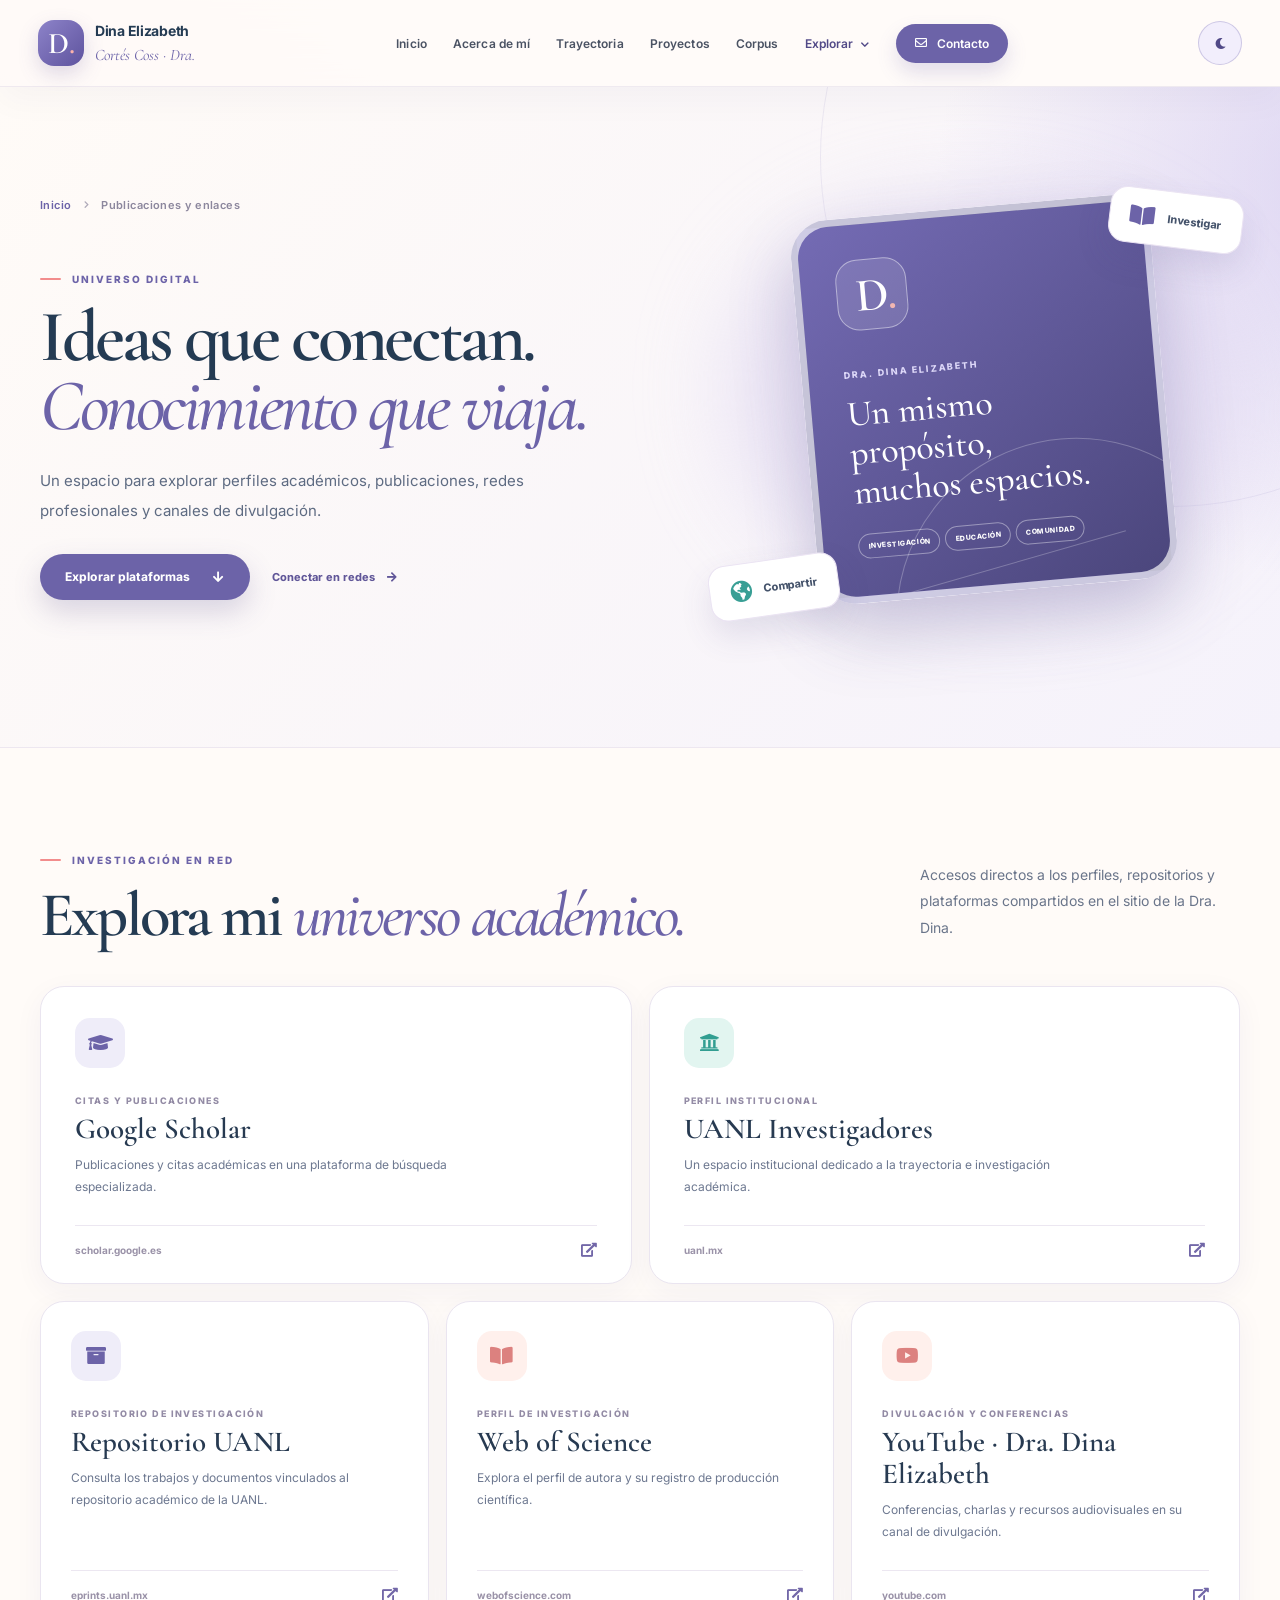
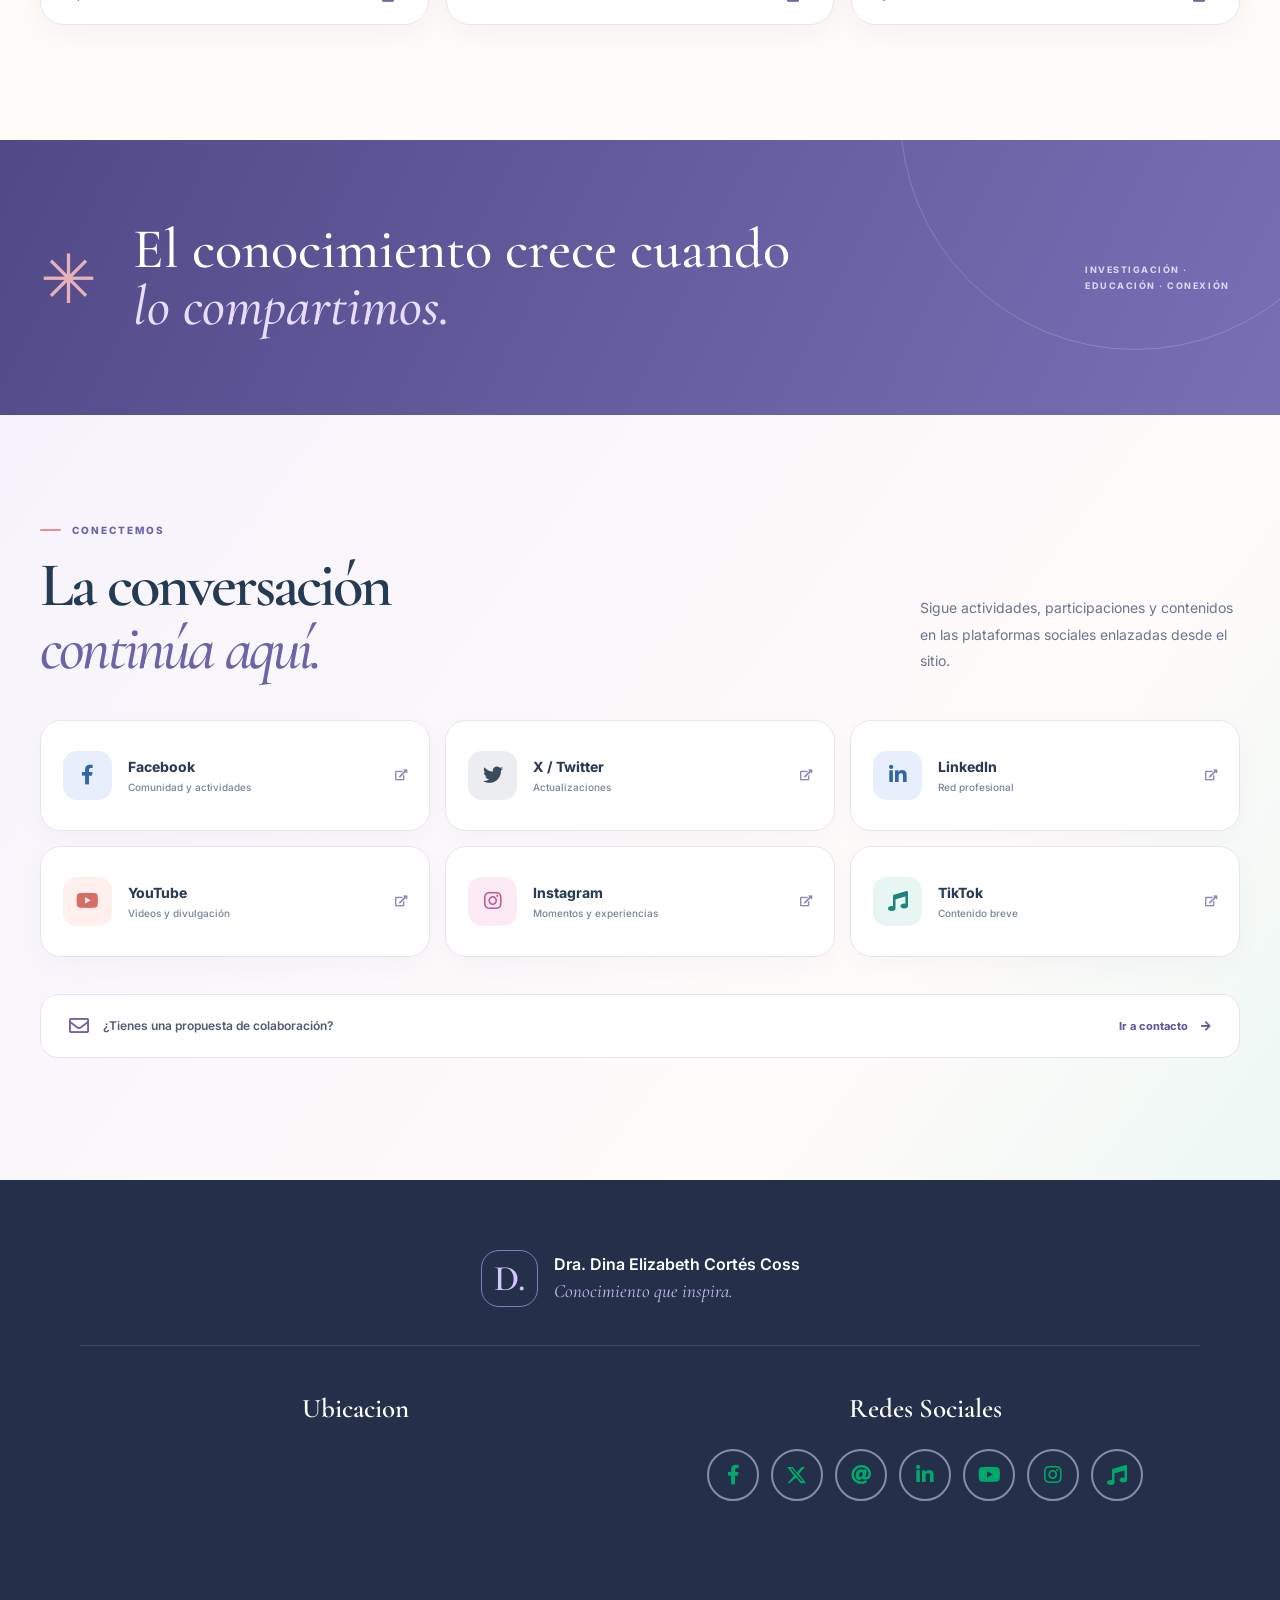
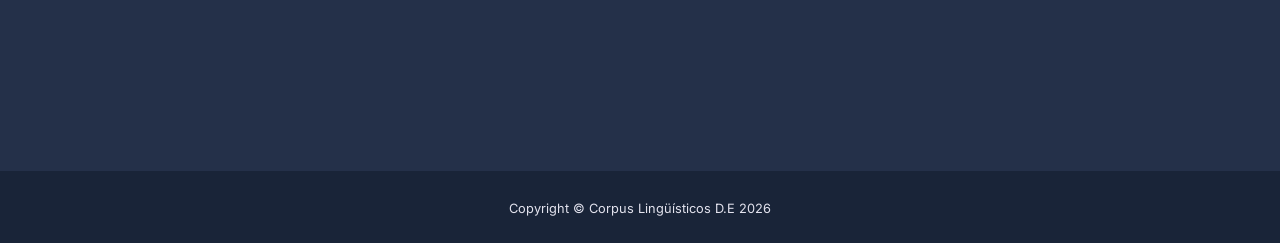
<file: publicaciones.html>
<!DOCTYPE html>

<html lang="es">
<head><script src="js/dina-theme.js"></script>
<meta charset="utf-8"/>
<meta content="width=device-width, initial-scale=1, shrink-to-fit=no" name="viewport"/>
<meta content="Perfiles académicos, repositorios, publicaciones y redes sociales de la Dra. Dina Elizabeth Cortés Coss." name="description"/>
<meta content="" name="author"/>
<title>Websites &amp; Social Links | Dra. Dina Elizabeth Cortés Coss</title>
<link href="vendor/fontawesome-free/css/all.min.css" rel="stylesheet"/>
<!-- Custom fonts for this theme -->

<link href="https://fonts.googleapis.com/css?family=Montserrat:400,700" rel="stylesheet" type="text/css"/>
<link href="https://fonts.googleapis.com/css?family=Lato:400,700,400italic,700italic" rel="stylesheet" type="text/css"/>
<!-- Theme CSS -->
<link href="css/freelancer.css" rel="stylesheet"/>
<link href="css/style_override.css" rel="stylesheet"/>


<meta content="#FFF8F2" name="theme-color"/><link href="https://fonts.googleapis.com/css2?family=Cormorant+Garamond:wght@400;500;600;700&amp;family=Inter:wght@400;500;600;700;800&amp;display=swap" rel="stylesheet"/><link href="css/dina-redesign.css" rel="stylesheet"/><link href="css/dina-editorial.css" rel="stylesheet"/><link href="css/dina-theme-fixes.css" rel="stylesheet"/></head>
<body class="dina-multipage dina-page-interior" id="page-top"><a class="dina-skip-link" href="#contenido">Saltar al contenido</a><div aria-hidden="true" class="dina-background"></div><nav aria-label="Navegación principal" class="dina-navbar" id="siteNav">
<div class="dina-nav-inner">
<a aria-label="Ir al inicio" class="dina-brand" href="index.html">
<span class="dina-brand-mark">D<span class="dina-brand-dot">.</span></span>
<span class="dina-brand-text"><strong>Dina Elizabeth</strong><small>Cortés Coss · Dra.</small></span>
</a>
<button aria-controls="navbarResponsive" aria-expanded="false" aria-label="Abrir menú" class="dina-menu-toggle" type="button"><i aria-hidden="true" class="fas fa-bars"></i></button>
<div class="dina-nav-collapse" id="navbarResponsive">
<div class="dina-nav-links">
<a class="dina-nav-link" href="index.html">Inicio</a>
<a class="dina-nav-link" href="acerca-de-mi.html">Acerca de mí</a>
<a class="dina-nav-link" href="trayectoria.html">Trayectoria</a>
<a class="dina-nav-link" href="proyectos.html">Proyectos</a>
<a class="dina-nav-link" href="corpus.html">Corpus</a>
<div class="dina-nav-more"><button aria-expanded="false" class="dina-more-btn has-current" type="button">Explorar <i aria-hidden="true" class="fas fa-chevron-down"></i></button>
<div class="dina-more-menu">
<a href="premios.html">Premios y distinciones</a>
<a aria-current="page" class="active" href="publicaciones.html">Publicaciones y enlaces</a>
<a href="cursos.html">Cursos y formación</a>
<a href="galeria.html">Galería</a>

</div>
</div>
</div>
<a class="dina-nav-cta" href="contacto.html"><i aria-hidden="true" class="far fa-envelope"></i> Contacto</a>
</div>
<button aria-label="Activar modo oscuro" aria-pressed="false" class="dina-theme-toggle" title="Activar modo oscuro" type="button"><i aria-hidden="true" class="fas fa-moon"></i><span class="dina-theme-label">Modo oscuro</span></button></div>
</nav><main class="dina-main de-site de-links-page" id="contenido">
<header class="de-hero de-links-hero"><div class="de-wrap de-hero-grid"><div class="de-hero-copy">
<nav aria-label="Ruta de navegación" class="de-breadcrumb"><a href="index.html">Inicio</a><i aria-hidden="true" class="fas fa-chevron-right"></i><span aria-current="page">Publicaciones y enlaces</span></nav><p class="de-eyebrow"><span></span> UNIVERSO DIGITAL</p><h1>Ideas que conectan.<br/><em>Conocimiento que viaja.</em></h1><p class="de-hero-desc">Un espacio para explorar perfiles académicos, publicaciones, redes profesionales y canales de divulgación.</p>
<div class="de-hero-actions"><a class="de-btn de-btn-primary" href="#plataformas">Explorar plataformas <i aria-hidden="true" class="fas fa-arrow-down"></i></a><a class="de-text-cta" href="#comunidad">Conectar en redes <i aria-hidden="true" class="fas fa-arrow-right"></i></a></div></div>
<div class="de-digital-art"><div class="de-digital-glow"></div><div class="de-digital-tile"><div class="de-digital-avatar">D<span>.</span></div><small>DRA. DINA ELIZABETH</small><strong>Un mismo propósito,<br/>muchos espacios.</strong><div class="de-digital-tags"><span>INVESTIGACIÓN</span><span>EDUCACIÓN</span><span>COMUNIDAD</span></div><div class="de-digital-wave"></div></div><div class="de-digital-float de-digital-float-a"><i aria-hidden="true" class="fas fa-book-open"></i><span>Investigar</span></div><div class="de-digital-float de-digital-float-b"><i aria-hidden="true" class="fas fa-globe-americas"></i><span>Compartir</span></div></div>
</div></header>
<section aria-labelledby="de-platforms-title" class="de-platforms" id="plataformas"><div class="de-wrap">
<div class="de-section-top"><div><p class="de-eyebrow"><span></span> INVESTIGACIÓN EN RED</p><h2 id="de-platforms-title">Explora mi <em>universo académico.</em></h2></div><p>Accesos directos a los perfiles, repositorios y plataformas compartidos en el sitio de la Dra. Dina.</p></div>
<div class="de-resource-grid de-resource-grid-featured"><a aria-label="Abrir Google Scholar en una pestaña nueva" class="de-resource de-resource-violet" href="https://scholar.google.es/citations?view_op=list_works&amp;hl=es&amp;user=1zIlP2UAAAAJ" rel="noopener noreferrer" target="_blank"><span class="de-resource-mark"><i aria-hidden="true" class="fas fa-graduation-cap"></i></span><span class="de-resource-type">Citas y publicaciones</span><strong>Google Scholar</strong><span class="de-resource-description">Publicaciones y citas académicas en una plataforma de búsqueda especializada.</span><span class="de-resource-bottom"><small>scholar.google.es</small><i aria-hidden="true" class="fas fa-external-link-alt"></i></span></a><a aria-label="Abrir UANL Investigadores en una pestaña nueva" class="de-resource de-resource-mint" href="https://www.uanl.mx/investigadores/dina-elizabeth-cortes-coss/" rel="noopener noreferrer" target="_blank"><span class="de-resource-mark"><i aria-hidden="true" class="fas fa-university"></i></span><span class="de-resource-type">Perfil institucional</span><strong>UANL Investigadores</strong><span class="de-resource-description">Un espacio institucional dedicado a la trayectoria e investigación académica.</span><span class="de-resource-bottom"><small>uanl.mx</small><i aria-hidden="true" class="fas fa-external-link-alt"></i></span></a></div>
<div class="de-resource-grid de-resource-grid-secondary"><a aria-label="Abrir Repositorio UANL en una pestaña nueva" class="de-resource de-resource-violet" href="http://eprints.uanl.mx/view/creators/Cortes_Coss=3ADiana_Elizabeth=3A=3A.html" rel="noopener noreferrer" target="_blank"><span class="de-resource-mark"><i aria-hidden="true" class="fas fa-archive"></i></span><span class="de-resource-type">Repositorio de investigación</span><strong>Repositorio UANL</strong><span class="de-resource-description">Consulta los trabajos y documentos vinculados al repositorio académico de la UANL.</span><span class="de-resource-bottom"><small>eprints.uanl.mx</small><i aria-hidden="true" class="fas fa-external-link-alt"></i></span></a><a aria-label="Abrir Web of Science en una pestaña nueva" class="de-resource de-resource-peach" href="https://www.webofscience.com/wos/author/record/W-1187-2018" rel="noopener noreferrer" target="_blank"><span class="de-resource-mark"><i aria-hidden="true" class="fas fa-book-open"></i></span><span class="de-resource-type">Perfil de investigación</span><strong>Web of Science</strong><span class="de-resource-description">Explora el perfil de autora y su registro de producción científica.</span><span class="de-resource-bottom"><small>webofscience.com</small><i aria-hidden="true" class="fas fa-external-link-alt"></i></span></a><a aria-label="Abrir YouTube · Dra. Dina Elizabeth en una pestaña nueva" class="de-resource de-resource-peach" href="https://www.youtube.com/@dra.dinaelizabeth8764" rel="noopener noreferrer" target="_blank"><span class="de-resource-mark"><i aria-hidden="true" class="fab fa-youtube"></i></span><span class="de-resource-type">Divulgación y conferencias</span><strong>YouTube · Dra. Dina Elizabeth</strong><span class="de-resource-description">Conferencias, charlas y recursos audiovisuales en su canal de divulgación.</span><span class="de-resource-bottom"><small>youtube.com</small><i aria-hidden="true" class="fas fa-external-link-alt"></i></span></a></div>
</div></section>
<section aria-label="Mensaje sobre difusión" class="de-connection-band"><div class="de-wrap de-connection-inner"><span class="de-connection-asterisk">✳</span><p>El conocimiento crece cuando<br/><em>lo compartimos.</em></p><span class="de-connection-small">INVESTIGACIÓN · EDUCACIÓN · CONEXIÓN</span></div></section>
<section aria-labelledby="de-social-title" class="de-community" id="comunidad"><div class="de-wrap"><div class="de-section-top"><div><p class="de-eyebrow"><span></span> CONECTEMOS</p><h2 id="de-social-title">La conversación<br/><em>continúa aquí.</em></h2></div><p>Sigue actividades, participaciones y contenidos en las plataformas sociales enlazadas desde el sitio.</p></div>
<div class="de-social-grid"><a aria-label="Abrir Facebook en una pestaña nueva" class="de-social-card de-social-facebook" href="https://www.facebook.com/Talk-About-1279590555446978/" rel="noopener noreferrer" target="_blank"><span class="de-social-symbol"><i aria-hidden="true" class="fab fa-facebook-f"></i></span><span class="de-social-body"><strong>Facebook</strong><small>Comunidad y actividades</small></span><span class="de-social-arrow"><i aria-hidden="true" class="fas fa-external-link-alt"></i></span></a><a aria-label="Abrir X / Twitter en una pestaña nueva" class="de-social-card de-social-x" href="https://twitter.com/Elizabeth2C" rel="noopener noreferrer" target="_blank"><span class="de-social-symbol"><i aria-hidden="true" class="fab fa-twitter"></i></span><span class="de-social-body"><strong>X / Twitter</strong><small>Actualizaciones</small></span><span class="de-social-arrow"><i aria-hidden="true" class="fas fa-external-link-alt"></i></span></a><a aria-label="Abrir LinkedIn en una pestaña nueva" class="de-social-card de-social-linkedin" href="https://www.linkedin.com/in/dra-elizabeth-coss" rel="noopener noreferrer" target="_blank"><span class="de-social-symbol"><i aria-hidden="true" class="fab fa-linkedin-in"></i></span><span class="de-social-body"><strong>LinkedIn</strong><small>Red profesional</small></span><span class="de-social-arrow"><i aria-hidden="true" class="fas fa-external-link-alt"></i></span></a><a aria-label="Abrir YouTube en una pestaña nueva" class="de-social-card de-social-youtube" href="https://www.youtube.com/channel/UCaUHGKoKFJ3-oZVl0LGVXzw" rel="noopener noreferrer" target="_blank"><span class="de-social-symbol"><i aria-hidden="true" class="fab fa-youtube"></i></span><span class="de-social-body"><strong>YouTube</strong><small>Videos y divulgación</small></span><span class="de-social-arrow"><i aria-hidden="true" class="fas fa-external-link-alt"></i></span></a><a aria-label="Abrir Instagram en una pestaña nueva" class="de-social-card de-social-instagram" href="https://instagram.com/elizabeth_2c?r=nametag" rel="noopener noreferrer" target="_blank"><span class="de-social-symbol"><i aria-hidden="true" class="fab fa-instagram"></i></span><span class="de-social-body"><strong>Instagram</strong><small>Momentos y experiencias</small></span><span class="de-social-arrow"><i aria-hidden="true" class="fas fa-external-link-alt"></i></span></a><a aria-label="Abrir TikTok en una pestaña nueva" class="de-social-card de-social-tiktok" href="https://www.tiktok.com/@dinaelizabethcc" rel="noopener noreferrer" target="_blank"><span class="de-social-symbol"><i aria-hidden="true" class="fas fa-music"></i></span><span class="de-social-body"><strong>TikTok</strong><small>Contenido breve</small></span><span class="de-social-arrow"><i aria-hidden="true" class="fas fa-external-link-alt"></i></span></a></div>
<div class="de-community-note"><div><i aria-hidden="true" class="far fa-envelope"></i><span>¿Tienes una propuesta de colaboración?</span></div><a href="contacto.html">Ir a contacto <i aria-hidden="true" class="fas fa-arrow-right"></i></a></div>
</div></section>
</main><footer class="footer text-center"><div class="dina-footer-brand"><span class="dina-footer-monogram">D.</span><div><strong>Dra. Dina Elizabeth Cortés Coss</strong><small>Conocimiento que inspira.</small></div></div>
<div class="container">
<div class="row">
<!-- Footer Location -->
<div class="col-lg-6 mb-5 mb-lg-0">
<h4 class="text-uppercase mb-4">Ubicacion</h4>
<div class="mb-2" style="width:100%;max-width:100%;">
<iframe allowfullscreen="" height="320" referrerpolicy="no-referrer-when-downgrade" src="https://www.google.com/maps?hl=es&amp;q=Centro%20de%20Investigaci%C3%B3n%20y%20Desarrollo%20Tecnol%C3%B3gico%20CIDET&amp;ll=25.7250472,-100.3137289&amp;z=19&amp;output=embed" style="border:0;" title="Mapa - CIDET" width="100%"></iframe>
</div>
</div>
<!-- Footer Social Icons -->
<div class="col-lg-6 mb-5 mb-lg-0">
<h4 class="text-uppercase mb-4">Redes Sociales</h4>
<a class="btn btn-outline-light btn-social mx-1" href="https://www.facebook.com/Talk-About-1279590555446978/" target="_blank">
<i class="fab fa-fw fa-facebook-f"></i>
</a>
<a class="btn btn-outline-light btn-social mx-1" href="https://twitter.com/Elizabeth2C" target="_blank">
<svg fill="currentColor" height="1.25rem" viewbox="0 0 24 24" width="1.25rem" xmlns="http://www.w3.org/2000/svg">
<path d="M18.244 2.25h3.308l-7.227 8.26 8.502 11.24h-6.6l-5.17-6.763L2.881 21.75H.579l7.73-8.835L.136 2.25h6.754l4.883 6.346 5.871-6.346zM17.15 19.348h1.84L6.084 4.07H4.117l13.033 15.278z"></path>
</svg>
</a>
<a class="btn btn-outline-light btn-social mx-1" href="mailto:contacto.ely@gmail.com" target="_blank">
<i class="fas fa-at"></i>
</a>
<a class="btn btn-outline-light btn-social mx-1" href="https://www.linkedin.com/in/dra-elizabeth-coss" target="_blank">
<i class="fab fa-fw fa-linkedin-in"></i>
</a>
<a class="btn btn-outline-light btn-social mx-1" href="https://www.youtube.com/channel/UCaUHGKoKFJ3-oZVl0LGVXzw" target="_blank">
<i class="fab fa-fw fa-youtube"></i>
</a>
<a class="btn btn-outline-light btn-social mx-1" href="https://instagram.com/elizabeth_2c?r=nametag" target="_blank">
<i class="fab fa-fw fa-instagram"></i>
</a>
<a aria-label="TikTok" class="btn btn-outline-light btn-social mx-1" href="https://www.tiktok.com/@dinaelizabethcc" rel="noopener" target="_blank">
<i class="fas fa-music"></i>
</a>
</div>
<!-- Footer About Text -->
</div>
</div>
</footer><section class="copyright py-4 text-center text-white">
<div class="container">
<small>Copyright © Corpus Lingüísticos D.E 2026</small>
</div>
</section><div class="scroll-to-top d-lg-none position-fixed">
<a class="js-scroll-trigger d-block text-center text-white rounded" href="#page-top">
<i class="fa fa-chevron-up"></i>
</a>
</div><script src="vendor/jquery/jquery.min.js"></script>
<script src="vendor/bootstrap/js/bootstrap.bundle.min.js"></script>
<script src="vendor/jquery-easing/jquery.easing.min.js"></script>
<script src="js/jqBootstrapValidation.js"></script>
<script src="js/contact_me.js"></script>
<script src="js/freelancer.min.js"></script>
<script defer="True" src="js/dina-redesign.js"></script><script defer="" src="js/dina-pages.js"></script><script defer="" src="js/dina-editorial.js"></script></body>
</html>
</file>
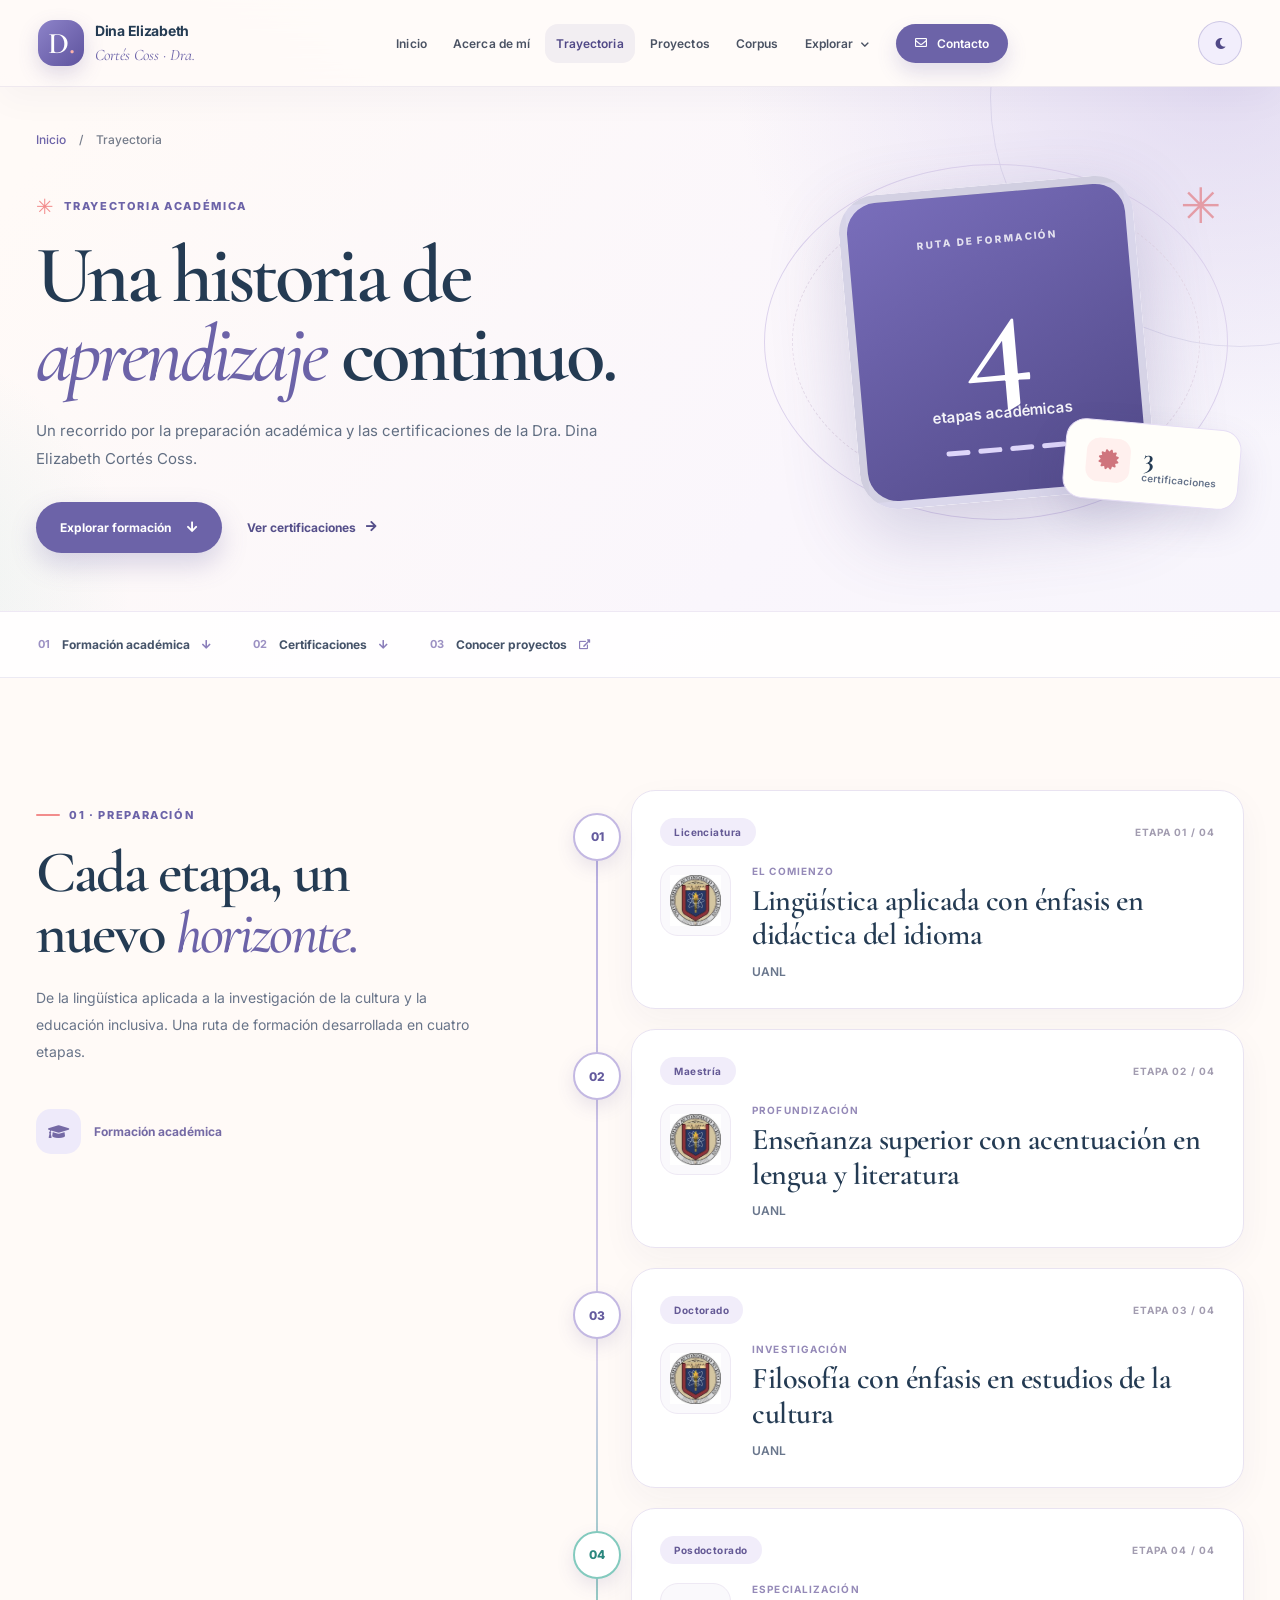
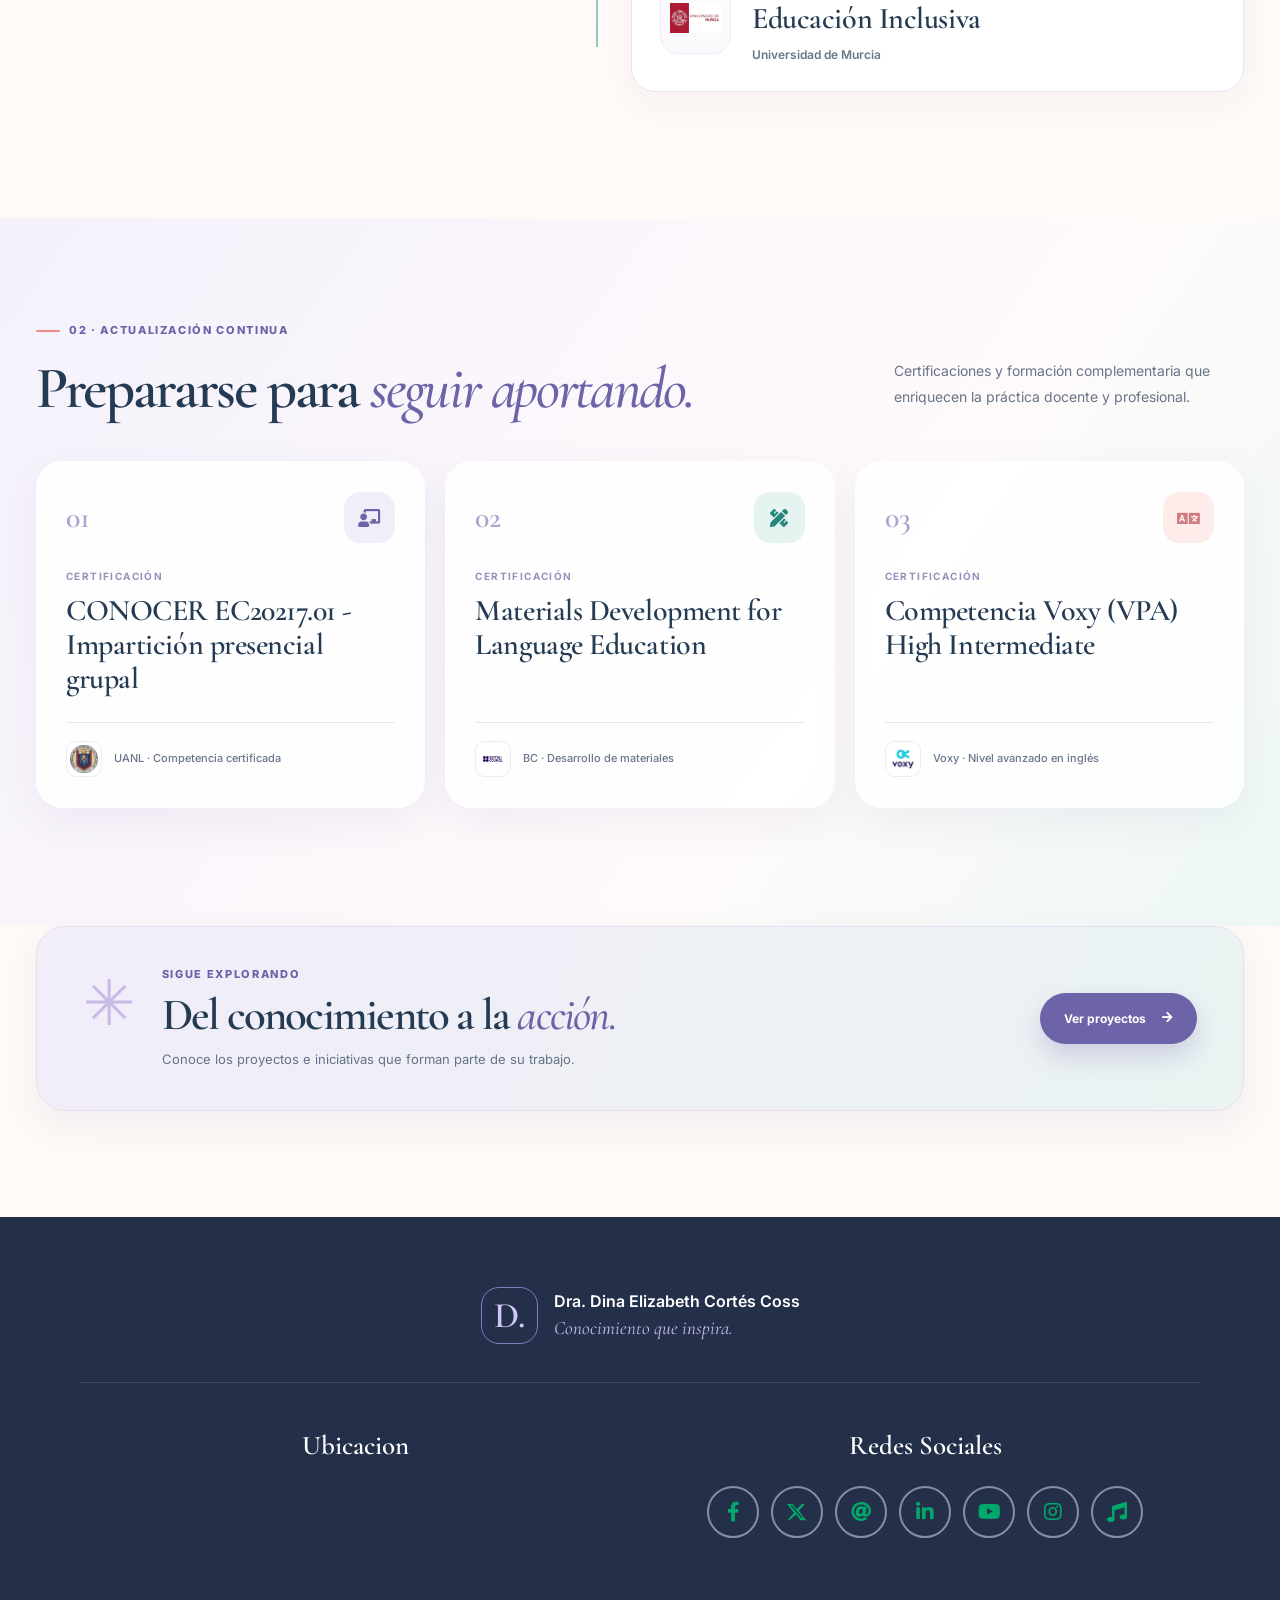
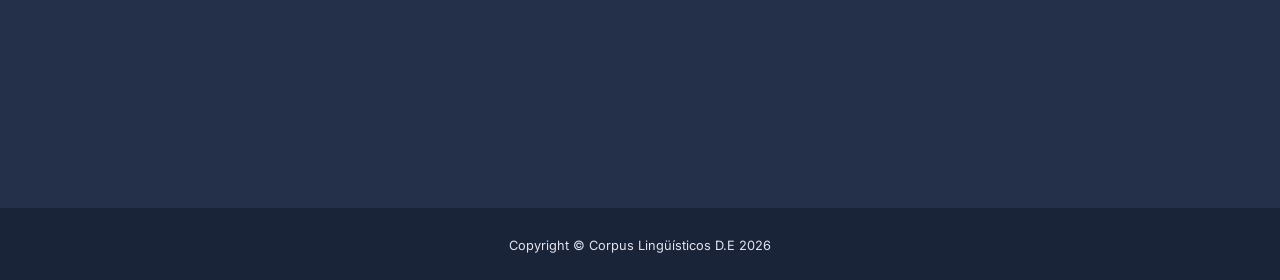
<file: trayectoria.html>
<!DOCTYPE html>

<html lang="es">
<head><script src="js/dina-theme.js"></script>
<meta charset="utf-8"/>
<meta content="width=device-width, initial-scale=1, shrink-to-fit=no" name="viewport"/>
<meta content="Un recorrido por su formación académica y sus principales certificaciones." name="description"/>
<meta content="" name="author"/>
<title>TRAYECTORIA | Dra. Dina Elizabeth Cortés Coss</title>
<!-- Custom fonts for this theme -->

<link href="https://fonts.googleapis.com/css?family=Montserrat:400,700" rel="stylesheet" type="text/css"/>
<link href="https://fonts.googleapis.com/css?family=Lato:400,700,400italic,700italic" rel="stylesheet" type="text/css"/>
<!-- Theme CSS -->
<link href="css/freelancer.css" rel="stylesheet"/>
<link href="css/style_override.css" rel="stylesheet"/>


<meta content="#FFF8F2" name="theme-color"/><link href="https://fonts.googleapis.com/css2?family=Cormorant+Garamond:wght@400;500;600;700&amp;family=Inter:wght@400;500;600;700;800&amp;display=swap" rel="stylesheet"/><link href="css/dina-redesign.css" rel="stylesheet"/><link href="css/dina-secciones.css" rel="stylesheet"/><link href="css/dina-theme-fixes.css" rel="stylesheet"/><link href="vendor/fontawesome-free/css/all.min.css" rel="stylesheet"/></head>
<body class="dina-multipage dina-page-interior" id="page-top"><a class="dina-skip-link" href="#contenido">Saltar al contenido</a><div aria-hidden="true" class="dina-background"></div><nav aria-label="Navegación principal" class="dina-navbar" id="siteNav">
<div class="dina-nav-inner">
<a aria-label="Ir al inicio" class="dina-brand" href="index.html">
<span class="dina-brand-mark">D<span class="dina-brand-dot">.</span></span>
<span class="dina-brand-text"><strong>Dina Elizabeth</strong><small>Cortés Coss · Dra.</small></span>
</a>
<button aria-controls="navbarResponsive" aria-expanded="false" aria-label="Abrir menú" class="dina-menu-toggle" type="button"><i aria-hidden="true" class="fas fa-bars"></i></button>
<div class="dina-nav-collapse" id="navbarResponsive">
<div class="dina-nav-links">
<a class="dina-nav-link" href="index.html">Inicio</a>
<a class="dina-nav-link" href="acerca-de-mi.html">Acerca de mí</a>
<a aria-current="page" class="dina-nav-link active" href="trayectoria.html">Trayectoria</a>
<a class="dina-nav-link" href="proyectos.html">Proyectos</a>
<a class="dina-nav-link" href="corpus.html">Corpus</a>
<div class="dina-nav-more"><button aria-expanded="false" class="dina-more-btn" type="button">Explorar <i aria-hidden="true" class="fas fa-chevron-down"></i></button>
<div class="dina-more-menu">
<a href="premios.html">Premios y distinciones</a>
<a href="publicaciones.html">Publicaciones y enlaces</a>
<a href="cursos.html">Cursos y formación</a>
<a href="galeria.html">Galería</a>

</div>
</div>
</div>
<a class="dina-nav-cta" href="contacto.html"><i aria-hidden="true" class="far fa-envelope"></i> Contacto</a>
</div>
<button aria-label="Activar modo oscuro" aria-pressed="false" class="dina-theme-toggle" title="Activar modo oscuro" type="button"><i aria-hidden="true" class="fas fa-moon"></i><span class="dina-theme-label">Modo oscuro</span></button></div>
</nav><main class="dina-main dr-site" id="contenido">
<section aria-labelledby="titulo-trayectoria" class="dr-page-hero dr-trajectory-hero">
<div class="dr-container dr-hero-inner">
<div class="dr-hero-copy">
<nav aria-label="Ruta de navegación" class="dina-breadcrumb dr-breadcrumb"><a href="index.html">Inicio</a><span aria-hidden="true">/</span><span aria-current="page">Trayectoria</span></nav>
<p class="dr-eyebrow"><span class="dr-spark">✳</span> TRAYECTORIA ACADÉMICA</p>
<h1 id="titulo-trayectoria">Una historia de <em>aprendizaje</em> continuo.</h1>
<p class="dr-hero-lead">Un recorrido por la preparación académica y las certificaciones de la Dra. Dina Elizabeth Cortés Coss.</p>
<div class="dr-hero-actions"><a class="dina-btn dina-btn-primary" href="#formacion">Explorar formación <i aria-hidden="true" class="fas fa-arrow-down"></i></a><a class="dr-text-link" href="#certificaciones">Ver certificaciones <i aria-hidden="true" class="fas fa-arrow-right"></i></a></div>
</div>
<div aria-hidden="true" class="dr-hero-art dr-traj-art"><div class="dr-art-ring dr-art-ring-one"></div><div class="dr-art-ring dr-art-ring-two"></div>
<div class="dr-traj-art-card"><span class="dr-art-sup">RUTA DE FORMACIÓN</span><strong>4</strong><span class="dr-art-bottom">etapas académicas</span><div class="dr-art-progress"><i></i><i></i><i></i><i></i></div></div>
<div class="dr-art-mini"><span class="dr-art-mini-icon"><i class="fas fa-certificate"></i></span><span><b>3</b><small>certificaciones</small></span></div>
<span class="dr-art-flower">✳</span>
</div>
</div>
</section>
<div aria-label="Secciones de trayectoria" class="dr-jump-links"><div class="dr-container"><a href="#formacion"><span>01</span> Formación académica <i aria-hidden="true" class="fas fa-arrow-down"></i></a><a href="#certificaciones"><span>02</span> Certificaciones <i aria-hidden="true" class="fas fa-arrow-down"></i></a><a href="proyectos.html"><span>03</span> Conocer proyectos <i aria-hidden="true" class="fas fa-external-link-alt"></i></a></div></div>
<section aria-labelledby="dr-form-title" class="dr-formation-section" id="formacion">
<div class="dr-container dr-formation-layout">
<div class="dr-formation-side"><p class="dr-eyebrow"><span class="dr-mini-line"></span> 01 · PREPARACIÓN</p><h2 id="dr-form-title">Cada etapa, un nuevo <em>horizonte.</em></h2><p>De la lingüística aplicada a la investigación de la cultura y la educación inclusiva. Una ruta de formación desarrollada en cuatro etapas.</p><div aria-hidden="true" class="dr-side-accent"><i class="fas fa-graduation-cap"></i><span>Formación académica</span></div></div>
<ol class="dr-stage-list"><li class="dr-stage">
<span aria-hidden="true" class="dr-stage-dot">01</span>
<article class="dr-study-card">
<div class="dr-study-top"><span class="dr-tag dr-tag-violet">Licenciatura</span><span class="dr-step-caption">ETAPA 01 / 04</span></div>
<div class="dr-study-body"><div class="dr-study-logo"><img alt="Logo UANL" loading="lazy" src="img/logouanl.jpg"/></div>
<div><p class="dr-study-detail">El comienzo</p><h3>Lingüística aplicada con énfasis en didáctica del idioma</h3><p class="dr-school">UANL</p></div></div>
</article></li><li class="dr-stage">
<span aria-hidden="true" class="dr-stage-dot">02</span>
<article class="dr-study-card">
<div class="dr-study-top"><span class="dr-tag dr-tag-violet">Maestría</span><span class="dr-step-caption">ETAPA 02 / 04</span></div>
<div class="dr-study-body"><div class="dr-study-logo"><img alt="Logo UANL" loading="lazy" src="img/logouanl.jpg"/></div>
<div><p class="dr-study-detail">Profundización</p><h3>Enseñanza superior con acentuación en lengua y literatura</h3><p class="dr-school">UANL</p></div></div>
</article></li><li class="dr-stage">
<span aria-hidden="true" class="dr-stage-dot">03</span>
<article class="dr-study-card">
<div class="dr-study-top"><span class="dr-tag dr-tag-violet">Doctorado</span><span class="dr-step-caption">ETAPA 03 / 04</span></div>
<div class="dr-study-body"><div class="dr-study-logo"><img alt="Logo UANL" loading="lazy" src="img/logouanl.jpg"/></div>
<div><p class="dr-study-detail">Investigación</p><h3>Filosofía con énfasis en estudios de la cultura</h3><p class="dr-school">UANL</p></div></div>
</article></li><li class="dr-stage">
<span aria-hidden="true" class="dr-stage-dot">04</span>
<article class="dr-study-card">
<div class="dr-study-top"><span class="dr-tag dr-tag-violet">Posdoctorado</span><span class="dr-step-caption">ETAPA 04 / 04</span></div>
<div class="dr-study-body"><div class="dr-study-logo"><img alt="Logo Universidad de Murcia" loading="lazy" src="img/logoum.jpg"/></div>
<div><p class="dr-study-detail">Especialización</p><h3>Educación Inclusiva</h3><p class="dr-school">Universidad de Murcia</p></div></div>
</article></li></ol>
</div>
</section>
<section aria-labelledby="dr-cert-title" class="dr-cert-section" id="certificaciones"><div class="dr-container">
<div class="dr-section-head"><div><p class="dr-eyebrow"><span class="dr-mini-line"></span> 02 · ACTUALIZACIÓN CONTINUA</p><h2 id="dr-cert-title">Prepararse para <em>seguir aportando.</em></h2></div><p>Certificaciones y formación complementaria que enriquecen la práctica docente y profesional.</p></div>
<div class="dr-cert-grid"><article class="dr-cert-card">
<div class="dr-cert-top"><span class="dr-cert-num">01</span><span aria-hidden="true" class="dr-cert-icon"><i class="fas fa-chalkboard-teacher"></i></span></div>
<p class="dr-cert-label">CERTIFICACIÓN</p><h3>CONOCER EC20217.01 - Impartición presencial grupal</h3>
<div class="dr-cert-provider"><img alt="Logo UANL" loading="lazy" src="img/logouanl.jpg"/><span>UANL · Competencia certificada</span></div>
</article><article class="dr-cert-card">
<div class="dr-cert-top"><span class="dr-cert-num">02</span><span aria-hidden="true" class="dr-cert-icon"><i class="fas fa-pencil-ruler"></i></span></div>
<p class="dr-cert-label">CERTIFICACIÓN</p><h3>Materials Development for Language Education</h3>
<div class="dr-cert-provider"><img alt="Logo BC" loading="lazy" src="img/bclogo.jpg"/><span>BC · Desarrollo de materiales</span></div>
</article><article class="dr-cert-card">
<div class="dr-cert-top"><span class="dr-cert-num">03</span><span aria-hidden="true" class="dr-cert-icon"><i class="fas fa-language"></i></span></div>
<p class="dr-cert-label">CERTIFICACIÓN</p><h3>Competencia Voxy (VPA) High Intermediate</h3>
<div class="dr-cert-provider"><img alt="Logo Voxy" loading="lazy" src="img/voxylogo.png"/><span>Voxy · Nivel avanzado en inglés</span></div>
</article></div>
</div></section>
<section class="dr-next-section"><div class="dr-container"><div class="dr-next-card"><div aria-hidden="true" class="dr-next-symbol">✳</div><div><p class="dr-eyebrow">SIGUE EXPLORANDO</p><h2>Del conocimiento a la <em>acción.</em></h2><p>Conoce los proyectos e iniciativas que forman parte de su trabajo.</p></div><a class="dina-btn dina-btn-primary" href="proyectos.html">Ver proyectos <i aria-hidden="true" class="fas fa-arrow-right"></i></a></div></div></section>
</main><footer class="footer text-center"><div class="dina-footer-brand"><span class="dina-footer-monogram">D.</span><div><strong>Dra. Dina Elizabeth Cortés Coss</strong><small>Conocimiento que inspira.</small></div></div>
<div class="container">
<div class="row">
<!-- Footer Location -->
<div class="col-lg-6 mb-5 mb-lg-0">
<h4 class="text-uppercase mb-4">Ubicacion</h4>
<div class="mb-2" style="width:100%;max-width:100%;">
<iframe allowfullscreen="" height="320" referrerpolicy="no-referrer-when-downgrade" src="https://www.google.com/maps?hl=es&amp;q=Centro%20de%20Investigaci%C3%B3n%20y%20Desarrollo%20Tecnol%C3%B3gico%20CIDET&amp;ll=25.7250472,-100.3137289&amp;z=19&amp;output=embed" style="border:0;" title="Mapa - CIDET" width="100%"></iframe>
</div>
</div>
<!-- Footer Social Icons -->
<div class="col-lg-6 mb-5 mb-lg-0">
<h4 class="text-uppercase mb-4">Redes Sociales</h4>
<a class="btn btn-outline-light btn-social mx-1" href="https://www.facebook.com/Talk-About-1279590555446978/" target="_blank">
<i class="fab fa-fw fa-facebook-f"></i>
</a>
<a class="btn btn-outline-light btn-social mx-1" href="https://twitter.com/Elizabeth2C" target="_blank">
<svg fill="currentColor" height="1.25rem" viewbox="0 0 24 24" width="1.25rem" xmlns="http://www.w3.org/2000/svg">
<path d="M18.244 2.25h3.308l-7.227 8.26 8.502 11.24h-6.6l-5.17-6.763L2.881 21.75H.579l7.73-8.835L.136 2.25h6.754l4.883 6.346 5.871-6.346zM17.15 19.348h1.84L6.084 4.07H4.117l13.033 15.278z"></path>
</svg>
</a>
<a class="btn btn-outline-light btn-social mx-1" href="mailto:contacto.ely@gmail.com" target="_blank">
<i class="fas fa-at"></i>
</a>
<a class="btn btn-outline-light btn-social mx-1" href="https://www.linkedin.com/in/dra-elizabeth-coss" target="_blank">
<i class="fab fa-fw fa-linkedin-in"></i>
</a>
<a class="btn btn-outline-light btn-social mx-1" href="https://www.youtube.com/channel/UCaUHGKoKFJ3-oZVl0LGVXzw" target="_blank">
<i class="fab fa-fw fa-youtube"></i>
</a>
<a class="btn btn-outline-light btn-social mx-1" href="https://instagram.com/elizabeth_2c?r=nametag" target="_blank">
<i class="fab fa-fw fa-instagram"></i>
</a>
<a aria-label="TikTok" class="btn btn-outline-light btn-social mx-1" href="https://www.tiktok.com/@dinaelizabethcc" rel="noopener" target="_blank">
<i class="fas fa-music"></i>
</a>
</div>
<!-- Footer About Text -->
</div>
</div>
</footer><section class="copyright py-4 text-center text-white">
<div class="container">
<small>Copyright © Corpus Lingüísticos D.E 2026</small>
</div>
</section><div class="scroll-to-top d-lg-none position-fixed">
<a class="js-scroll-trigger d-block text-center text-white rounded" href="#page-top">
<i class="fa fa-chevron-up"></i>
</a>
</div><script src="vendor/jquery/jquery.min.js"></script>
<script src="vendor/bootstrap/js/bootstrap.bundle.min.js"></script>
<script src="vendor/jquery-easing/jquery.easing.min.js"></script>
<script src="js/jqBootstrapValidation.js"></script>
<script src="js/contact_me.js"></script>
<script src="js/freelancer.min.js"></script>
<script defer="True" src="js/dina-redesign.js"></script><script defer="" src="js/dina-pages.js"></script><script defer="" src="js/dina-secciones.js"></script></body>
</html>
</file>
<file: css/style_override.css>
﻿* {
  box-sizing: border-box;
}

*:focus {
  outline: none !important;
}

html {
  scroll-behavior: smooth;
  scroll-padding-top: 6.5rem;
}

body {
  font-family: "Montserrat", sans-serif;
  color: #1F1F1F;
  background: #F5F7F7;
  overflow-x: hidden;
}

#mainNav {
  background-color: #006341 !important;
  box-shadow: 0 16px 40px rgba(0, 0, 0, 0.16);
}

#mainNav .navbar-nav li.nav-item a.nav-link {
  color: #F5F7F7;
  font-weight: 700;
  letter-spacing: 0.05em;
  text-transform: uppercase;
}

#mainNav .navbar-nav li.nav-item a.nav-link.active,
#mainNav .navbar-nav li.nav-item a.nav-link:hover,
#mainNav .navbar-nav li.nav-item a.nav-link:focus,
#mainNav .navbar-nav li.nav-item a.nav-link:active {
  color: #FFFFFF !important;
  background: rgba(255, 255, 255, 0.18) !important;
  border-radius: 0.5rem;
  box-shadow: inset 0 0 0 1px rgba(255, 255, 255, 0.12);
}

#mainNav .navbar-nav li.nav-item a.nav-link:focus-visible {
  outline: none;
}

#mainNav .navbar-toggler {
  background: rgba(255, 255, 255, 0.12);
}

#mainNav .navbar-toggler .fas {
  color: #FFFFFF;
}

#mainNav .navbar-collapse {
  background-color: rgba(0, 99, 65, 0.95);
  justify-content: center;
  width: 100%;
}

#mainNav .navbar-nav .nav-link {
  transition: background-color 0.2s ease, color 0.2s ease;
  text-align: center;
}

#mainNav .container {
  display: flex;
  flex-wrap: wrap;
  justify-content: center;
}

@media (min-width: 992px) {
  #mainNav .navbar-collapse {
    display: flex !important;
    justify-content: center !important;
  }
}

@media (max-width: 991.98px) {
  #mainNav .navbar-nav {
    display: block !important;
    width: 100% !important;
  }

  #mainNav .navbar-nav .nav-item {
    width: 100%;
    margin-bottom: 0.45rem;
  }

  #mainNav .navbar-nav .nav-link {
    display: block;
    text-align: left;
    padding: 0.85rem 1rem;
  }
}

#mainNav .navbar-nav {
  justify-content: center !important;
  width: auto !important;
  margin: 0 auto !important;
  float: none !important;
}

@media (min-width: 992px) {
  #mainNav .navbar-nav {
    display: inline-flex !important;
  }
}

#mainNav .navbar-nav .nav-item {
  float: none !important;
}

.page-section {
  padding: 5rem 0;
  background: #F7F8F8;
  scroll-margin-top: 90px;
}

.section-view {
  display: none;
}

.section-view.active {
  display: block;
}

.page-section.bg-primary {
  background-color: #DCF3EC !important;
  color: #1F1F1F !important;
}

.page-section.bg-primary .text-white,
.page-section.bg-primary .masthead-subheading,
.page-section.bg-primary .page-section-heading {
  color: #1F1F1F !important;
}

.page-section .card,
.page-section .bio-box,
.page-section .portfolio-item {
  background: #FFFFFF;
}

.masthead {
  padding-top: 7rem;
  padding-bottom: 6rem;
  background: linear-gradient(135deg, #008C5A 0%, #006341 100%);
  color: #FFFFFF;
}

.masthead .masthead-heading,
.masthead .masthead-subheading {
  color: #FFFFFF;
}

.masthead-avatar {
  width: 190px;
  height: 190px;
  border: 0.4rem solid rgba(255, 255, 255, 0.22);
}

.masthead .divider-custom .divider-custom-line {
  background-color: #00A86B;
}

.masthead .divider-custom .divider-custom-icon {
  color: #00A86B !important;
}

.bio-box {
  background-color: #FFFFFF;
  border: 1px solid #D9D9D9;
  border-radius: 1.25rem;
  box-shadow: 0 24px 45px rgba(0, 0, 0, 0.08);
  padding: 2rem;
  margin-bottom: 2rem;
}

.section-card {
  background: #FFFFFF;
  color: #1F1F1F;
  border-radius: 1.75rem;
  border: 1px solid #E0E0E0;
  box-shadow: 0 20px 50px rgba(0, 0, 0, 0.08);
  padding: 2.5rem 2.25rem;
  margin-top: 2rem;
}

.section-card p,
.section-card ul,
.section-card li,
.section-card a,
.section-card h3 {
  color: #1F1F1F;
}

.section-card a {
  text-decoration: underline;
  color: #006341 !important;
}

.section-card a:hover {
  color: #008C5A !important;
}


.section-card ul {
  margin-left: 1.5rem;
}

.section-card li {
  margin-bottom: 0.6rem;
  line-height: 1.6;
}

.section-card h3 {
  margin-top: 1.5rem;
  margin-bottom: 1rem;
  font-weight: 700;
  color: #006341;
}

..section-card p {
  margin-bottom: 0.9rem;
  line-height: 1.75;
}

.website-card {
  background: #ffffff;
  border: 1px solid rgba(0, 0, 0, 0.06);
  border-radius: 1.75rem;
  padding: 1.9rem;
  box-shadow: 0 24px 45px rgba(0, 0, 0, 0.08);
  transition: transform 0.32s ease, box-shadow 0.32s ease, border-color 0.32s ease;
}

.website-card:hover {
  transform: translateY(-8px);
  border-color: #00A86B;
  box-shadow: 0 32px 55px rgba(0, 0, 0, 0.12);
}

.row.website-links-row > .col-md-6.col-xl-4:nth-child(n+4) {
  margin-top: 2rem;
}

.website-card-head {
  align-items: flex-start;
}

.website-card-icon {
  width: 3.3rem;
  min-width: 3.3rem;
  height: 3.3rem;
  border-radius: 1rem;
  display: inline-flex;
  align-items: center;
  justify-content: center;
  background: rgba(0, 168, 107, 0.12);
  color: #006341;
  font-size: 1.25rem;
  box-shadow: inset 0 0 0 1px rgba(0, 168, 107, 0.08);
}

.website-link {
  display: inline-block;
  color: #006341;
  font-weight: 700;
  text-decoration: none;
  position: relative;
}

.website-link::after {
  content: "";
  position: absolute;
  left: 0;
  bottom: -3px;
  width: 100%;
  height: 2px;
  background: #00A86B;
  transform: scaleX(0);
  transform-origin: left;
  transition: transform 0.28s ease;
}

.website-link:hover {
  color: #008C5A;
}

.website-link:hover::after {
  transform: scaleX(1);
}

.website-card p {
  margin-bottom: 0;
  color: #525252;
  line-height: 1.8;
}

.website-card .text-uppercase {
  letter-spacing: 0.18em;
  margin-bottom: 0.35rem;
}

@media (max-width: 767.98px) {
  .section-card {
    padding: 1.75rem 1.5rem;
  }

  .website-card {
    padding: 1.65rem;
  }
}

.page-section h2,
.page-section .lead,
.page-section p {
  color: #1F1F1F;
}

.page-section .page-section-heading {
  font-weight: 700;
}

.page-section:nth-child(even) {
  background: #F5F7F7;
}

.page-section:nth-child(odd) {
  background: #F8F9F9;
}

.page-section.bg-primary,

.page-section.bg-primary .lead {
  color: #1F1F1F !important;
}\n\n.page-section.bg-primary {
  background: linear-gradient(135deg, #00B86B 0%, #008C5A 100%) !important;

}

.page-section.bg-primary .page-section-heading {
  color: #FFFFFF !important;
  font-weight: 700;
  text-shadow: 0 2px 4px rgba(0, 0, 0, 0.15);
}

.page-section.bg-primary .divider-custom .divider-custom-line {
  background: linear-gradient(90deg, rgba(0,134,90,0.95), rgba(0,168,107,0.75));
}

.page-section.bg-primary .divider-custom .divider-custom-icon {
  color: #006341 !important;
  background: transparent !important;
}

#educacion .page-section-heading {
  color: #1F1F1F !important;
}

#educacion .lead,
#educacion .education-intro .lead {
  color: #4B4B4B;
}

#educacion .divider-custom.divider-light .divider-custom-line {
  background-color: #00A86B !important;
}

#educacion .divider-custom.divider-light .divider-custom-icon {
  color: #00A86B !important;
  background-color: transparent !important;
  border: none !important;
}

#educacion .divider-custom.divider-light .divider-custom-icon i {
  color: #00A86B !important;
}

.page-section .btn-primary,
.page-section .btn-dark,
.page-section .btn-outline-light {
  min-width: 170px;
}

.page-section .divider-custom {
  margin: 1.5rem auto 2rem;
}

.page-section .divider-custom .divider-custom-line {
  height: 0.22rem;
  border-radius: 999px;
  background: linear-gradient(90deg, rgba(0,134,90,0.95), rgba(0,168,107,0.75));
}

.page-section .divider-custom .divider-custom-icon {
  font-size: 1.45rem;
  color: #006341;
  padding: 0 0.85rem;
}

.page-section .section-heading,
.page-section .masthead-heading {
  text-shadow: 0 1px 1px rgba(0, 0, 0, 0.08);
}

.page-section .btn-primary,
.page-section .btn-dark {
  box-shadow: 0 10px 25px rgba(0, 0, 0, 0.12);
}

.page-section .btn-primary:hover,
.page-section .btn-dark:hover {
  transform: translateY(-1px);
}

.page-section .form-control {
  border-color: #D9D9D9;
  background: #FFFFFF;
}

.page-section .form-control:focus {
  border-color: #008C5A;
  box-shadow: 0 0 0 0.15rem rgba(0, 134, 90, 0.15);
}

.page-section .section-view {
  padding-bottom: 1rem;
}

.page-section .container {
  max-width: 1100px;
}

#educacion > .container {
  max-width: 1320px;
  width: 100%;
  padding-left: 1rem;
  padding-right: 1rem;
}

.page-section .btn-outline-light {
  color: #1F1F1F !important;
  border-color: #1F1F1F !important;
}

.page-section .btn-outline-light:hover,
.page-section .btn-outline-light:focus {
  background-color: #00A86B !important;
  border-color: #00A86B !important;
  color: #FFFFFF !important;
}

.page-section .portfolio-item {
  box-shadow: 0 16px 40px rgba(0, 0, 0, 0.08);
}

.page-section .portfolio-item .portfolio-item-caption {
  opacity: 0;
}

.page-section .portfolio-item:hover .portfolio-item-caption {
  opacity: 1;
}

.page-section .btn-primary,
.page-section .btn-dark,
.page-section .btn-outline-light {
  transition: transform 0.2s ease, box-shadow 0.2s ease;
}

.page-section .btn-primary:hover,
.page-section .btn-dark:hover,
.page-section .btn-outline-light:hover {
  transform: translateY(-1px);
}

.page-section {
  transition: background-color 0.3s ease;
}

.page-section .lead {
  line-height: 1.85;
}

.page-section .row + .row {
  margin-top: 2rem;
}

.page-section .section-heading {
  margin-bottom: 1.5rem;
}

.page-section .page-section-heading {
  margin-bottom: 1rem;
}

#contact {
  background: radial-gradient(circle at top left, rgba(0, 148, 87, 0.16), transparent 28%),
              radial-gradient(circle at bottom right, rgba(0, 168, 107, 0.12), transparent 32%),
              #f4faf7;
  padding: 5rem 0 4rem;
}

#contact .container {
  max-width: 1200px;
}

#contact .contact-header {
  max-width: 740px;
}

#contact .contact-subtitle {
  color: #355043;
  font-size: 1rem;
  line-height: 1.8;
  margin-top: 1rem;
}

#contact .divider-custom .divider-custom-line {
  background: linear-gradient(90deg, rgba(0,134,90,0.95), rgba(0,168,107,0.75));
}

#contact .divider-custom .divider-custom-icon {
  color: #006341 !important;
}

#contact .contact-grid {
  display: grid;
  grid-template-columns: minmax(280px, 1fr) minmax(420px, 1.2fr);
  gap: 2rem;
  align-items: start;
}

#contact .contact-info-card,
#contact .contact-form-card {
  background: #ffffff;
  border-radius: 2rem;
  border: 1px solid rgba(23, 74, 42, 0.08);
  box-shadow: 0 24px 70px rgba(46, 79, 59, 0.10);
  padding: 2rem;
}

#contact .contact-info-card {
  display: flex;
  flex-direction: column;
  gap: 1.75rem;
}

#contact .icon-badge {
  width: 4.5rem;
  height: 4.5rem;
  border-radius: 1.5rem;
  display: inline-flex;
  align-items: center;
  justify-content: center;
  background: rgba(0, 152, 87, 0.12);
  color: #0f4f37;
  font-size: 1.45rem;
  box-shadow: inset 0 1px 0 rgba(255, 255, 255, 0.85);
}

#contact .contact-info-card h3 {
  margin: 0;
  font-size: 1.8rem;
  color: #122417;
}

#contact .contact-info-card p {
  margin: 0;
  color: #4c5d53;
  line-height: 1.8;
}

#contact .contact-info-list {
  list-style: none;
  margin: 0;
  padding: 0;
  display: grid;
  gap: 1rem;
}

#contact .contact-info-item {
  display: flex;
  gap: 1rem;
  align-items: flex-start;
}

#contact .contact-info-item .info-icon {
  width: 3rem;
  height: 3rem;
  border-radius: 1rem;
  background: #eaf9f0;
  color: #0c6c44;
  display: grid;
  place-items: center;
  font-size: 1rem;
  flex-shrink: 0;
}

#contact .contact-info-item strong {
  display: block;
  margin-bottom: 0.2rem;
  color: #1a3e2d;
}

#contact .contact-info-item span {
  color: #4b5b51;
  font-size: 0.95rem;
  line-height: 1.6;
}

#contact .contact-note {
  margin-top: auto;
  color: #64786d;
  font-size: 0.95rem;
  line-height: 1.75;
  border-top: 1px solid rgba(14, 41, 21, 0.08);
  padding-top: 1rem;
}

#contact .contact-form-card {
  padding: 2rem 2rem 2.25rem;
}

#contact .contact-form-title {
  display: flex;
  gap: 1rem;
  align-items: flex-start;
}

#contact .page-section-heading {
  color: #122417;
}

#contact .contact-form-title-icon {
  width: 3rem;
  height: 3rem;
  border-radius: 1rem;
  display: grid;
  place-items: center;
  background: rgba(0, 148, 87, 0.14);
  color: #0f593e;
  font-size: 1.15rem;
}

#contact .contact-form-card h3 {
  margin: 0;
  font-size: 1.75rem;
  color: #132619;
}

#contact .contact-form-card p {
  margin: 0.35rem 0 0;
  color: #55645b;
}

#contact .contact-field {
  position: relative;
  margin-bottom: 1rem;
}

#contact .contact-field .input-icon {
  position: absolute;
  left: 1.2rem;
  top: 50%;
  transform: translateY(-50%);
  color: #1d6c4a;
  font-size: 1rem;
  opacity: 0.85;
}

#contact .contact-field.textarea-icon .input-icon {
  top: 1.4rem;
  transform: none;
}

#contact .contact-field .form-control {
  padding: 1.35rem 1.25rem 1.35rem 3.5rem;
  border-radius: 1.25rem;
  border: 1px solid rgba(35, 93, 57, 0.18);
  background: #fbfdf9;
  box-shadow: 0 18px 40px rgba(51, 90, 62, 0.06);
  min-height: 3.8rem;
}

#contact .contact-field textarea.form-control {
  padding: 1.35rem 1.25rem 1.3rem 3.5rem;
  min-height: 12rem;
}

#contact .contact-field .input-icon.textarea-icon {
  top: 1.4rem;
}

#contact .contact-field .help-block.text-danger {
  margin-left: 3.5rem;
  margin-top: 0.45rem;
  font-size: 0.85rem;
}

#contact .btn-send {
  width: 100%;
  padding: 1rem 1.2rem;
  border-radius: 1.25rem;
  background: linear-gradient(130deg, #008c5a 0%, #00a86b 100%);
  color: #ffffff;
  font-weight: 600;
  border: none;
  box-shadow: 0 18px 40px rgba(0, 134, 80, 0.22);
  transition: transform 0.25s ease, box-shadow 0.25s ease, background 0.25s ease;
}

#contact .btn-send:hover,
#contact .btn-send:focus {
  transform: translateY(-1px);
  background: linear-gradient(130deg, #00774e 0%, #00995f 100%);
  box-shadow: 0 24px 55px rgba(0, 132, 77, 0.24);
}

#contact .btn-send:disabled {
  opacity: 0.75;
  cursor: not-allowed;
}

#contact .form-group {
  margin-bottom: 0;
}

@media (max-width: 991px) {
  #contact {
    padding: 4rem 0 3rem;
  }

  #contact .contact-grid {
    grid-template-columns: 1fr;
  }
}

@media (max-width: 575px) {
  #contact .contact-info-card,
  #contact .contact-form-card {
    padding: 1.75rem;
  }

  #contact .contact-field .form-control {
    padding-left: 3.25rem;
  }
}

#google_translate_element {
  font-size: 0.9rem;
}

.text-secondary {
  color: #3C3C3C !important;
}

.divider-custom .divider-custom-line {
  background-color: #006341;
}

.divider-custom .divider-custom-icon {
  color: #006341 !important;
}

.portfolio .portfolio-item .portfolio-item-caption {
  position: absolute;
  top: 0;
  left: 0;
  width: 100%;
  height: 100%;
  opacity: 0;
  transition: all 0.2s ease-in-out;
  background-color: rgba(0, 0, 0, 0.54);
}

.portfolio .portfolio-item:hover .portfolio-item-caption {
  opacity: 1;
}

.gallery-lightbox {
  position: fixed;
  inset: 0;
  z-index: 1080;
  display: flex;
  align-items: center;
  justify-content: center;
  padding: 1.5rem;
}

.gallery-lightbox.d-none {
  display: none;
}

.gallery-lightbox-backdrop {
  position: absolute;
  inset: 0;
  background: rgba(0, 0, 0, 0.88);
}

.gallery-lightbox-content {
  position: relative;
  z-index: 1;
  max-width: 1080px;
  width: 100%;
  display: flex;
  align-items: center;
  justify-content: center;
  gap: 1rem;
}

.gallery-lightbox-inner {
  position: relative;
  width: 100%;
  max-width: 900px;
  text-align: center;
}

.gallery-lightbox-inner img {
  width: 100%;
  max-height: calc(100vh - 220px);
  object-fit: contain;
  border-radius: 0.75rem;
  box-shadow: 0 25px 45px rgba(0, 0, 0, 0.28);
}

.gallery-lightbox-caption {
  margin-top: 1rem;
  color: #FFFFFF;
  font-size: 1rem;
  font-weight: 500;
}

.gallery-lightbox-close,
.gallery-lightbox-nav {
  position: relative;
  border: none;
  background: rgba(0, 0, 0, 0.45);
  color: #FFFFFF;
  width: 3rem;
  height: 3rem;
  border-radius: 50%;
  display: inline-flex;
  align-items: center;
  justify-content: center;
  cursor: pointer;
  transition: transform 0.2s ease, background 0.2s ease;
  font-size: 1.5rem;
}

.gallery-lightbox-close:hover,
.gallery-lightbox-nav:hover {
  background: rgba(0, 0, 0, 0.68);
  transform: scale(1.05);
}

.gallery-lightbox-close {
  position: absolute;
  top: -0.75rem;
  right: -0.75rem;
  width: 2.75rem;
  height: 2.75rem;
  font-size: 1.25rem;
}

.gallery-lightbox-prev,
.gallery-lightbox-next {
  min-width: 3rem;
  min-height: 3rem;
}

@media (max-width: 767.98px) {
  .gallery-lightbox-content {
    flex-direction: column;
  }

  .gallery-lightbox-close {
    top: -0.6rem;
    right: -0.6rem;
  }
}

.portfolio .portfolio-item .portfolio-item-caption h4,
.portfolio .portfolio-item .portfolio-item-caption p {
  color: #FFFFFF;
}

.btn-primary,
.bg-primary,
.btn-primary:hover,
.btn-primary:focus {
  background-color: #006341 !important;
  border-color: #006341 !important;
  color: #FFFFFF !important;
}

.btn-primary:hover,
.btn-primary:focus {
  background-color: #008C5A !important;
  border-color: #008C5A !important;
}

.btn-dark {
  color: #1F1F1F !important;
  background-color: #00A86B !important;
  border-color: #00A86B !important;
}

.btn-dark:hover,
.btn-dark:focus {
  background-color: #008C5A !important;
  border-color: #008C5A !important;
}

.btn-outline-light {
  color: #1F1F1F !important;
  border-color: #1F1F1F !important;
}

.btn-outline-light:hover,
.btn-outline-light:focus {
  color: #FFFFFF !important;
  background-color: #00A86B !important;
  border-color: #00A86B !important;
}

.footer,
.copyright {
  background-color: #1F1F1F !important;
  color: #D9D9D9 !important;
}

.footer a,
.copyright a {
  color: #00A86B !important;
}

/* Educación: rediseño tipo card */
.education-intro .lead {
  max-width: 720px;
  margin: 0 auto;
  color: #4B4B4B; /* darker intro text for readability */
}

#educacion .education-cards-grid {
  display: grid;
  grid-template-columns: repeat(1, minmax(0, 1fr));
  gap: 1.5rem;
  max-width: 1320px;
  margin: 0 auto;
  width: 100%;
}

#educacion .education-cards-grid > div {
  display: flex;
  align-items: stretch;
  justify-content: stretch;
  width: 100% !important;
  max-width: 100% !important;
  min-width: 0;
  box-sizing: border-box;
}

#educacion .education-cards-grid > div[class*="col-"] {
  width: 100% !important;
  max-width: 100% !important;
}

#educacion .education-cards-grid .edu-grid-item {
  width: 100%;
}

#educacion .education-cards-grid > div .edu-card {
  flex: 1 1 0;
  min-width: 0;
  width: 100%;
}

@media (min-width: 768px) {
  #educacion .education-cards-grid {
    grid-template-columns: repeat(2, minmax(0, 1fr));
  }
}

@media (min-width: 992px) {
  #educacion .education-cards-grid {
    grid-template-columns: repeat(3, minmax(0, 1fr));
  }
}


/* Tienda Section */
#tienda {
  background: #F4F6F7;
}
#tienda .section-header .eyebrow {
  font-size: 0.82rem;
  letter-spacing: 0.2em;
  color: #008C5A;
}
#tienda .filter-pill-row {
  gap: 0.7rem;
}
#tienda .filter-pill {
  border: 1px solid rgba(0, 134, 90, 0.14);
  background: rgba(255, 255, 255, 0.9);
  color: #1F1F1F;
  border-radius: 999px;
  padding: 0.72rem 1.2rem;
  font-weight: 700;
  transition: transform 0.22s ease, background 0.22s ease, border-color 0.22s ease, color 0.22s ease;
  min-width: 110px;
}
#tienda .filter-pill.active,
#tienda .filter-pill:hover {
  background: #006341;
  color: #FFFFFF;
  border-color: transparent;
  transform: translateY(-1px);
}
#tienda .featured-courses-wrapper {
  background: #FFFFFF;
  border-radius: 1.9rem;
  padding: 2rem;
  box-shadow: 0 26px 68px rgba(13, 30, 41, 0.08);
  border: 1px solid rgba(0, 0, 0, 0.05);
}
#tienda .featured-courses-heading {
  border-bottom: 1px solid rgba(34, 34, 34, 0.08);
  padding-bottom: 1.3rem;
}
#tienda .featured-note {
  color: #4B4B4B;
  font-size: 0.95rem;
}
#tienda .featured-courses-slider {
  display: grid;
  grid-template-columns: repeat(auto-fit, minmax(260px, 1fr));
  gap: 1.3rem;
  margin-top: 1.6rem;
}
#tienda .category-block + .category-block {
  margin-top: 3.5rem;
}
#tienda .category-header {
  gap: 1rem;
}
#tienda .category-label {
  text-transform: uppercase;
  letter-spacing: 0.18em;
  font-size: 0.78rem;
  color: #006341;
  font-weight: 700;
  margin-bottom: 0.65rem;
}
#tienda .category-title {
  font-size: 1.5rem;
  line-height: 1.25;
  font-weight: 700;
  color: #1F1F1F;
  max-width: 760px;
}
.course-card {
  background: #FFFFFF;
  border: 1px solid rgba(0, 0, 0, 0.06);
  border-radius: 1.75rem;
  padding: 1.8rem;
  box-shadow: 0 26px 55px rgba(15, 23, 42, 0.06);
  display: flex;
  flex-direction: column;
  justify-content: space-between;
  overflow: hidden;
  transition: transform 0.32s ease, box-shadow 0.32s ease, border-color 0.32s ease;
  min-height: 100%;
  animation: fadeInUp 0.7s ease both;
}
.course-card:hover {
  transform: translateY(-8px);
  border-color: rgba(0, 134, 90, 0.18);
  box-shadow: 0 34px 70px rgba(15, 23, 42, 0.14);
}
.course-card.featured {
  min-height: auto;
}
.course-card-media {
  min-height: 155px;
  border-radius: 1.5rem;
  background: linear-gradient(135deg, #E7F7F1 0%, #FFFFFF 100%);
  display: flex;
  align-items: center;
  justify-content: center;
  color: #008C5A;
  font-size: 2.2rem;
  margin-bottom: 1.4rem;
}
.course-card-badge {
  display: inline-flex;
  align-items: center;
  gap: 0.45rem;
  padding: 0.55rem 0.95rem;
  border-radius: 999px;
  background: rgba(0, 134, 90, 0.1);
  color: #006341;
  font-size: 0.78rem;
  font-weight: 700;
  letter-spacing: 0.08em;
  margin-bottom: 1rem;
}
.course-card-title {
  font-size: 1.05rem;
  line-height: 1.35;
  font-weight: 700;
  margin-bottom: 1rem;
  display: -webkit-box;
  -webkit-line-clamp: 4;
  -webkit-box-orient: vertical;
  overflow: hidden;
  text-overflow: ellipsis;
  min-height: calc(1.35rem * 4 + 0.75rem);
}
.course-card-text {
  color: #4B4B4B;
  font-size: 0.96rem;
  line-height: 1.75;
  margin-bottom: 1.5rem;
  display: -webkit-box;
  -webkit-line-clamp: 3;
  -webkit-box-orient: vertical;
  overflow: hidden;
  min-height: calc(1.75rem * 3);
}
.course-card-footer {
  display: flex;
  justify-content: flex-start;
  align-items: center;
  margin-top: auto;
}
.course-card-button {
  display: inline-flex;
  align-items: center;
  justify-content: center;
  gap: 0.5rem;
  padding: 0.92rem 1.4rem;
  border-radius: 999px;
  background: #006341;
  color: #FFFFFF;
  font-weight: 700;
  text-decoration: none;
  transition: transform 0.22s ease, background 0.22s ease, box-shadow 0.22s ease;
  white-space: nowrap;
}
.course-card-button:hover {
  background: #008C5A;
  transform: translateY(-1px);
  box-shadow: 0 16px 28px rgba(0, 134, 90, 0.18);
}
.portfolio-item {
  overflow: hidden;
  border-radius: 1.5rem;
}
.portfolio-item img {
  width: 100%;
  height: 100%;
  object-fit: cover;
  display: block;
}
@keyframes fadeInUp {
  from {
    opacity: 0;
    transform: translateY(22px);
  }
  to {
    opacity: 1;
    transform: translateY(0);
  }
}
@media (max-width: 1199.98px) {
  #tienda .category-title {
    font-size: 1.35rem;
  }
}
@media (max-width: 991.98px) {
  #tienda .filter-pill {
    min-width: auto;
    padding: 0.72rem 1rem;
  }
  #tienda .category-title {
    font-size: 1.3rem;
  }
}
@media (max-width: 767.98px) {
  #tienda .featured-courses-wrapper,
  #tienda .course-card {
    padding: 1.5rem;
  }
  #tienda .featured-courses-heading {
    flex-direction: column;
    align-items: flex-start;
  }
  #tienda .category-title {
    font-size: 1.2rem;
  }
}

.edu-card {
  background: #FFFFFF; /* solid, high-contrast background */
  border: 1px solid rgba(0, 99, 65, 0.06);
  border-radius: 1.75rem;
  padding: 1.5rem 1.5rem; /* slightly more internal spacing for legibility */
  box-shadow: 0 18px 36px rgba(17, 24, 22, 0.06);
  overflow: hidden;
  position: relative;
  transition: transform 0.28s ease, box-shadow 0.28s ease, border-color 0.28s ease;
  opacity: 0;
  transform: translateY(18px);
  animation: eduFadeUp 0.64s ease forwards;
  display: flex;
  flex-direction: column;
  justify-content: space-between;
  min-width: 0;
}

.education-cards-grid {
  display: grid;
  grid-template-columns: repeat(1, minmax(0, 1fr));
  gap: 1.5rem;
  max-width: 1320px;
  margin: 0 auto;
  width: 100%;
}

.education-cards-grid > div {
  display: flex;
  align-items: stretch;
  justify-content: stretch;
  width: 100% !important;
  max-width: 100% !important;
  min-width: 0;
}

.education-cards-grid > div[class*="col-"] {
  width: 100% !important;
  max-width: 100% !important;
}

.education-cards-grid > div .edu-card {
  flex: 1 1 0;
  min-width: 0;
  width: 100%;
}

.education-cards-grid > div .edu-card { animation-delay: 0.08s; }
.education-cards-grid > div:nth-child(2) .edu-card { animation-delay: 0.16s; }
.education-cards-grid > div:nth-child(3) .edu-card { animation-delay: 0.24s; }
.education-cards-grid > div:nth-child(4) .edu-card { animation-delay: 0.32s; }
.education-cards-grid > div:nth-child(5) .edu-card { animation-delay: 0.40s; }
.education-cards-grid > div:nth-child(6) .edu-card { animation-delay: 0.48s; }

.edu-card::before {
  content: "";
  position: absolute;
  top: -6px;
  right: -14px;
  width: 120px;
  height: 120px;
  background: radial-gradient(circle at center, rgba(0, 168, 107, 0.10), transparent 55%);
  pointer-events: none;
}

.edu-card:hover {
  transform: translateY(-4px); /* subtler hover */
  border-color: rgba(0, 134, 90, 0.18);
  box-shadow: 0 26px 48px rgba(6, 38, 27, 0.10);
}

.edu-card-inner {
  display: flex;
  align-items: center;
  gap: 1rem;
  flex-wrap: wrap;
}

.edu-card-inner > div {
  flex: 1 1 0;
  min-width: 0;
}

.edu-card-logo-wrapper {
  min-width: 64px;
  min-height: 64px;
  border-radius: 1rem;
  background: rgba(0, 168, 107, 0.10);
  display: inline-flex;
  align-items: center;
  justify-content: center;
  padding: 0.45rem;
  box-shadow: inset 0 0 0 1px rgba(0, 168, 107, 0.10);
}

/* Ensure logo images fit inside the wrapper without overflowing */
.edu-card-logo {
  max-width: 100%;
  max-height: 100%;
  width: auto;
  height: auto;
  display: block;
  object-fit: contain;
}

.edu-card-title {
  margin: 0 0 0.45rem;
  font-size: 1rem;
  font-weight: 700;
  line-height: 1.45;
  color: #0F1720; /* darker for stronger contrast */
}

.edu-card-meta {
  flex: 1 1 auto;
  min-height: auto;
  margin: 0;
  color: rgba(15, 23, 32, 0.72); /* neutral/darker subtext */
  font-size: 0.95rem;
  line-height: 1.6;
}

@keyframes eduFadeUp {
  to {
    opacity: 1;
    transform: translateY(0);
  }
}

@media (max-width: 767.98px) {
  .edu-card {
    padding: 1.5rem;
  }
  .edu-card-logo-wrapper {
    min-width: 62px;
    min-height: 62px;
  }
  .edu-card-title {
    font-size: 0.98rem;
  }
}

.footer a:hover,
.copyright a:hover {
  color: #FFFFFF !important;
}

/* TikTok button: icon green by default, turns white on hover (matches other social buttons) */
/* TikTok custom styles removed to use standard btn-social appearance */

.badge-light {
  color: #1F1F1F !important;
  background-color: #D9D9D9 !important;
}

.timeline-content::after,
.timeline-content::before,
.timeline::before,
.timeline::after {
  background: #D9D9D9 !important;
}

.main-timeline6 .year {
  color: #006341;
}

.main-timeline6 .timeline-content {
  background: #FFFFFF;
  box-shadow: 0 16px 30px rgba(0, 0, 0, 0.08);
}

.main-timeline6 .content-inner {
  background: #F5F7F7;
}

.main-timeline6 .title,
.main-timeline6 .description {
  color: #1F1F1F;
}

.main-timeline6 .content-inner:after,
.main-timeline6 .content-inner:before {
  border-left: 15px solid #D9D9D9;
}

.main-timeline6 .timeline:nth-child(2n) .content-inner,
.main-timeline6 .timeline:nth-child(3n) .content-inner {
  background: #F5F7F7;
}

.portfolio .portfolio-item {
  overflow: hidden;
}

#goog-gt-tt,
.goog-text-highlight {
  visibility: hidden !important;
  display: none !important;
  background-color: transparent !important;
  box-shadow: none !important;
}

/* Minimal, non-invasive overrides for Biografía & Premios presentation */
.bio-content {
  padding: 1.75rem;
  border-radius: 1rem;
  background: #FFFFFF;
  color: #1F1F1F;
  box-shadow: 0 16px 36px rgba(0,0,0,0.06);
}
.bio-subtitle {
  color: #006341;
  font-weight: 700;
  font-size: 1.12rem;
  line-height: 1.5;
  margin: 0 0 0.65rem 0;
  letter-spacing: 0.02em;
}
.bio-section p.lead {
  color: #4B4B4B;
  line-height: 1.85;
  margin-bottom: 1rem;
}
.bio-section ul {
  margin-left: 1.25rem;
  margin-bottom: 1rem;
}

.awards-grid {
  display: grid;
  grid-template-columns: repeat(auto-fit, minmax(260px, 1fr));
  gap: 1.5rem;
  margin-top: 2rem;
  align-items: start;
}

/* Premium, subtle background for Premios y Distinciones */
#premios-y-distinciones {
  background: linear-gradient(180deg, #FDFDFD 0%, #F7FBF9 40%, #EEF8F3 100%);
  color: #0F1720;
  position: relative;
  overflow: hidden;
}

#premios-y-distinciones::before {
  /* Very subtle depth: faint vignette and soft green wash */
  content: "";
  position: absolute;
  inset: 0;
  background: radial-gradient(800px 300px at 50% 0%, rgba(0,134,90,0.03), transparent 25%), linear-gradient(to bottom, rgba(0,0,0,0.02), transparent 20%);
  pointer-events: none;
}

/* Container tuning to give more horizontal breathing room */
#premios-y-distinciones .container {
  max-width: 1200px;
  padding-left: 1rem;
  padding-right: 1rem;
}

#premios-y-distinciones .page-section-heading {
  color: #0F1720 !important;
  text-shadow: 0 1px 0 rgba(255,255,255,0.6);
}

#premios-y-distinciones .divider-custom .divider-custom-icon {
  color: #006341 !important;
  font-size: 1.75rem;
}

#premios-y-distinciones .divider-custom .divider-custom-line {
  background: linear-gradient(90deg, rgba(0,134,90,0.95), rgba(0,168,107,0.75)) !important;
}

#premios-y-distinciones .awards-intro .h3 {
  color: #0F1720 !important;
  font-size: 1.45rem;
  font-weight: 800;
  letter-spacing: 0.02em;
  margin-bottom: 0.25rem;
}

#premios-y-distinciones .awards-intro .lead {
  color: #4B4B4B !important;
  font-size: 1.02rem;
  margin-bottom: 0.6rem;
}

.award-card {
  background: rgba(255,255,255,0.86); /* slightly more solid glass for clarity */
  backdrop-filter: blur(4px) saturate(110%);
  -webkit-backdrop-filter: blur(4px) saturate(110%);
  padding: 1.25rem 1.15rem;
  border-radius: 1.1rem;
  border: 1px solid rgba(6, 38, 27, 0.06);
  color: #0F1720;
  box-shadow: 0 6px 18px rgba(6, 38, 27, 0.06), 0 2px 6px rgba(255,255,255,0.6) inset;
  transition: transform 0.28s cubic-bezier(.2,.9,.2,1), box-shadow 0.28s, border-color 0.28s;
  position: relative;
  overflow: visible;
}

.award-card:hover {
  transform: translateY(-8px) scale(1.01);
  border-color: rgba(0, 134, 90, 0.16);
  box-shadow: 0 26px 48px rgba(6, 38, 27, 0.12), 0 6px 18px rgba(0,134,90,0.04);
}

.award-card::before {
  content: "";
  position: absolute;
  left: 14px;
  top: 14px;
  width: 42px;
  height: 4px;
  border-radius: 2px;
  background: linear-gradient(90deg, rgba(0,134,90,0.95), rgba(0,168,107,0.75));
  opacity: 0.98;
}

.award-card::after {
  content: "";
  position: absolute;
  right: 12px;
  top: 12px;
  width: 10px;
  height: 10px;
  border-radius: 50%;
  background: rgba(0,134,90,0.12);
}

.award-card p {
  margin: 0;
  color: rgba(15, 23, 32, 0.92);
  font-size: 0.98rem;
  line-height: 1.5;
  font-weight: 500;
}

.award-type {
  font-weight: 800;
  color: rgba(6, 38, 27, 0.95);
  margin-right: 0.35rem;
  font-size: 0.96rem;
  letter-spacing: 0.01em;
}
.award-year {
  display: inline-block;
  background: rgba(0,134,90,0.12);
  color: #003827;
  font-weight: 900;
  padding: 0.14rem 0.42rem;
  border-radius: 0.45rem;
  margin-left: 0.4rem;
  font-size: 0.84rem;
}

@media (max-width: 991.98px) {
  .awards-grid { grid-template-columns: repeat(2, minmax(220px,1fr)); }
}

@media (max-width: 575px) {
  .awards-grid { grid-template-columns: 1fr; }
}

@media (max-width: 991px) {
  .awards-grid { grid-template-columns: repeat(2, 1fr); }
  .bio-content { padding: 1rem; }
}
@media (max-width: 575px) {
  .awards-grid { grid-template-columns: 1fr; }
}
</file>
<file: css/dina-redesign.css>
/* Renovación visual · Dra. Dina Elizabeth Cortés Coss
   Dirección visual: propuesta 2026 + lenguaje de superficies de BAF.
   El contenido académico original y sus funcionalidades permanecen. */
:root{--d-violet:#6C63A8;--d-violet-deep:#514987;--d-coral:#F28C8C;--d-teal:#4DB6AC;--d-cream:#FFF8F2;--d-ink:#243B53;--d-muted:#65738a;--d-line:rgba(108,99,168,.15);--d-display:'Cormorant Garamond',Georgia,serif;--d-font:'Inter',system-ui,sans-serif;--d-shadow:0 22px 65px rgba(55,45,93,.095)}
html{scroll-behavior:smooth;scroll-padding-top:115px}body{background:var(--d-cream)!important;color:var(--d-ink)!important;font-family:var(--d-font)!important;overflow-x:hidden}h1,h2,h3,h4,h5,h6{color:var(--d-ink);font-family:var(--d-display);letter-spacing:-.015em}a{transition:color .22s ease,background .22s ease,transform .22s ease,box-shadow .22s ease}a:focus-visible,button:focus-visible,.gallery-lightbox-trigger:focus-visible{outline:3px solid var(--d-teal);outline-offset:4px}::selection{background:#cbc4ed;color:#252244}
.dina-background{position:fixed;inset:0;z-index:-1;pointer-events:none;background:radial-gradient(ellipse 35% 26% at 6% 16%,rgba(108,99,168,.09),transparent 90%),radial-gradient(ellipse 40% 27% at 98% 46%,rgba(77,182,172,.07),transparent 90%),linear-gradient(140deg,#fff9f5 0%,#fcf8fc 55%,#fff8f2 100%)}
.dina-navbar{position:sticky;top:0;z-index:1050;min-height:87px;background:rgba(255,251,249,.91);border-bottom:1px solid rgba(108,99,168,.11);box-shadow:0 12px 36px rgba(35,39,72,.035);backdrop-filter:blur(20px);-webkit-backdrop-filter:blur(20px)}
.dina-nav-inner{max-width:1400px;min-height:86px;margin:auto;padding:0 38px;display:flex;align-items:center;justify-content:space-between;gap:24px}.dina-brand{display:flex;align-items:center;gap:11px;text-decoration:none!important;flex-shrink:0}.dina-brand-mark{height:46px;width:46px;border-radius:16px;display:flex;align-items:center;justify-content:center;color:white;background:linear-gradient(135deg,#8d83c9,#5e539e);box-shadow:0 8px 20px #665b9a36;font:600 30px var(--d-display)}.dina-brand-dot{color:#fbb2ab}.dina-brand-text{display:flex;flex-direction:column;gap:2px;text-align:left}.dina-brand-text strong{font-weight:700;font-size:14px;color:var(--d-ink);letter-spacing:-.02em}.dina-brand-text small{font-family:var(--d-display);font-size:16px;font-style:italic;color:var(--d-violet)}
.dina-nav-collapse{display:flex;align-items:center;justify-content:flex-end;gap:16px;min-width:0}.dina-nav-links{display:flex;align-items:center;gap:4px}.dina-nav-link,.dina-more-btn{border:0;background:none!important;font:600 12px var(--d-font);letter-spacing:.01em;color:#4a5263!important;white-space:nowrap;text-decoration:none!important;padding:12px 11px;border-radius:13px;cursor:pointer}.dina-nav-link:hover,.dina-more-btn:hover,.dina-nav-link.active{background:rgba(108,99,168,.085)!important;color:var(--d-violet-deep)!important}.dina-nav-cta{display:inline-flex;align-items:center;gap:10px;padding:12px 19px;border-radius:999px;background:var(--d-violet);color:white!important;font:600 12px var(--d-font);text-decoration:none!important;white-space:nowrap;box-shadow:0 10px 20px rgba(108,99,168,.20)}.dina-nav-cta:hover{transform:translateY(-2px);background:#554d91;color:white!important}.dina-nav-more{position:relative}.dina-more-btn i{margin-left:4px;font-size:9px}.dina-more-menu{display:none;position:absolute;right:0;top:100%;min-width:234px;padding:10px;border:1px solid var(--d-line);border-radius:16px;background:rgba(255,253,251,.98);box-shadow:var(--d-shadow)}.dina-nav-more:hover .dina-more-menu,.dina-nav-more:focus-within .dina-more-menu,.dina-nav-more.open .dina-more-menu{display:grid}.dina-more-menu a{display:block;padding:11px 13px;color:var(--d-ink)!important;font:500 12px var(--d-font);text-decoration:none!important;border-radius:10px}.dina-more-menu a:hover{background:#f1edfa;color:var(--d-violet-deep)!important}.dina-menu-toggle{display:none;background:transparent;border:1px solid var(--d-line);color:var(--d-violet-deep);border-radius:11px;width:43px;height:43px;align-items:center;justify-content:center}
.dina-hero{min-height:672px;position:relative;overflow:hidden;background:radial-gradient(ellipse 58% 90% at 88% 20%,#e9e2fa 0%,transparent 75%),radial-gradient(ellipse 46% 65% at 0 90%,rgba(77,182,172,.10),transparent 70%),#fffaf7}.dina-orb{position:absolute;pointer-events:none;border-radius:50%}.dina-orb-one{width:400px;height:400px;right:-180px;bottom:-240px;background:#f4e3ea;filter:blur(40px);opacity:.7}.dina-orb-two{width:200px;height:200px;left:-100px;top:10px;background:#eee8f8;filter:blur(40px);opacity:.65}.dina-hero-inner{max-width:1300px;margin:auto;min-height:620px;padding:75px 45px 84px;display:grid;grid-template-columns:minmax(0,1.05fr) minmax(370px,.95fr);align-items:center;gap:5.5%}.dina-hero-copy{position:relative;z-index:2;padding-top:10px}.dina-eyebrow,.dina-section-overline,.dina-section-kicker{font:700 11px var(--d-font);letter-spacing:.19em;color:var(--d-violet);text-transform:uppercase}.dina-eyebrow{display:flex;align-items:center;gap:14px}.dina-eyebrow-line{height:1px;width:30px;background:var(--d-coral)}.dina-hello{font:600 15px var(--d-font);color:var(--d-violet)!important;margin:40px 0 8px}.dina-hero h1{font-family:var(--d-display);font-weight:600;font-size:clamp(68px,6.8vw,105px);letter-spacing:-.052em;line-height:.90;max-width:690px;margin:0;color:var(--d-ink)}.dina-hero h1 em,.dina-area-head h2 em,.dina-contact-band h2 em{font-weight:500;color:var(--d-violet);font-style:italic}.dina-hero-description{font:400 16px/1.8 var(--d-font);max-width:520px;color:#637088!important;margin:27px 0 28px}.dina-hero-actions{display:flex;gap:12px;flex-wrap:wrap}.dina-btn{display:inline-flex;align-items:center;justify-content:center;gap:16px;min-height:51px;padding:13px 24px;border-radius:999px;font:700 12px var(--d-font);text-decoration:none!important;white-space:nowrap}.dina-btn-primary{background:var(--d-violet);color:white!important;box-shadow:0 12px 26px rgba(108,99,168,.25)}.dina-btn-primary:hover{background:#554a91;color:white!important;transform:translateY(-3px);box-shadow:0 16px 34px rgba(108,99,168,.34)}.dina-btn-outline{color:var(--d-ink)!important;border:1px solid rgba(108,99,168,.29);background:rgba(255,255,255,.7)}.dina-btn-outline:hover{border-color:var(--d-violet);color:var(--d-violet)!important;background:white}.dina-hero-divider{width:100%;height:1px;background:linear-gradient(90deg,var(--d-line),transparent);margin:40px 0 19px}.dina-hero-tags{display:flex;gap:20px;flex-wrap:wrap}.dina-hero-tags span{display:flex;align-items:center;gap:8px;font:500 12px var(--d-font);color:#626d82}.dina-hero-tags i{color:var(--d-violet)}
.dina-hero-visual{position:relative;height:555px;min-width:0;display:flex;justify-content:center;align-items:center}.dina-image-glow{position:absolute;inset:27px 14px 18px 55px;background:linear-gradient(135deg,#c9bfea,#b6ddd5);border-radius:230px 230px 70px 70px;transform:rotate(5deg);opacity:.70}.dina-hero-image-card{position:relative;height:526px;width:min(100%,415px);overflow:hidden;border-radius:215px 215px 62px 62px;background:#c7b7a6;border:9px solid rgba(255,255,255,.82);box-shadow:0 35px 85px rgba(70,62,97,.22)}.dina-hero-image-card img{display:block;width:100%;height:100%;object-fit:cover;object-position:center 33%;filter:saturate(.83) contrast(1.04)}.dina-float-note{position:absolute;bottom:35px;left:-35px;z-index:3;display:flex;align-items:center;gap:13px;padding:16px 23px;border-radius:19px;background:rgba(255,255,255,.84);backdrop-filter:blur(18px);box-shadow:0 16px 45px rgba(67,53,91,.15);border:1px solid rgba(255,255,255,.8);color:#68728c;font:500 12px/1.55 var(--d-font)}.dina-float-note strong{font-weight:700;color:var(--d-ink)}.dina-float-icon{width:40px;height:40px;border-radius:13px;background:#f7e4ef;color:var(--d-violet);display:flex;justify-content:center;align-items:center}.dina-image-scribble{position:absolute;top:25px;right:0;color:var(--d-coral);font-size:60px}.dina-scroll-hint{position:absolute;bottom:21px;left:50%;transform:translateX(-50%);display:flex;gap:12px;align-items:center;font:700 10px var(--d-font);letter-spacing:.2em;color:var(--d-violet)!important;text-decoration:none!important}.dina-scroll-hint span{font-size:21px;font-weight:400}
.dina-areas{max-width:1320px;margin:0 auto;padding:112px 36px 116px;scroll-margin-top:95px}.dina-section-overline{text-align:center;margin-bottom:18px}.dina-area-head{display:flex;align-items:end;justify-content:space-between;gap:35px;margin:0 0 50px}.dina-area-head h2{font-size:clamp(52px,5.2vw,76px);line-height:.94;font-weight:600;letter-spacing:-.04em;margin:0}.dina-area-head p{max-width:420px;color:var(--d-muted);line-height:1.9;font-size:14px;margin:0 0 7px}.dina-area-grid{display:grid;grid-template-columns:repeat(4,minmax(0,1fr));gap:18px}.dina-area-card{position:relative;display:flex;min-height:265px;flex-direction:column;padding:30px 25px 23px;border:1px solid rgba(255,255,255,.85);border-radius:25px;text-decoration:none!important;box-shadow:0 11px 35px rgba(66,51,104,.06);overflow:hidden}.dina-area-card:hover{transform:translateY(-9px);box-shadow:0 23px 45px rgba(65,56,95,.14)}.dina-area-card.purple{background:#efecfa}.dina-area-card.teal{background:#e8f5f1}.dina-area-card.peach{background:#fceded}.dina-area-card.blue{background:#e9f0f5}.dina-area-icon{width:53px;height:53px;display:flex;justify-content:center;align-items:center;border-radius:18px;background:rgba(255,255,255,.8);color:var(--d-violet);font-size:19px;box-shadow:0 8px 15px rgba(31,48,67,.035)}.dina-area-card.teal .dina-area-icon{color:#2b8b83}.dina-area-card.peach .dina-area-icon{color:#c66f78}.dina-area-card.blue .dina-area-icon{color:var(--d-ink)}.dina-area-number{position:absolute;top:37px;right:26px;color:#8f94a7;font:600 11px var(--d-font);letter-spacing:.08em}.dina-area-card h3{font:600 32px var(--d-display);margin:26px 0 5px;color:var(--d-ink)}.dina-area-card p{font:400 12px/1.8 var(--d-font);color:#606e83!important;max-width:220px;margin:0 0 14px}.dina-area-arrow{position:absolute;right:27px;bottom:22px;font-size:22px;font-weight:300;color:var(--d-violet)}.dina-area-card.teal .dina-area-arrow{color:#2b8b83}.dina-area-card.peach .dina-area-arrow{color:#c66f78}.dina-quote-strip{background:linear-gradient(115deg,#665ba6,#8177b7);color:white;min-height:125px;padding:30px 25px;display:flex;align-items:center;justify-content:center;gap:45px}.dina-quote-strip p{color:white!important;font:italic 500 clamp(22px,2.7vw,30px) var(--d-display)!important;max-width:940px;text-align:center;margin:0}.dina-quote-spark{color:#ffb5ab;font-size:19px}
/* Secciones de contenido originales: visibles y con estilo consistente. */
.section-view{display:block!important}.section-view.active{display:block!important}.page-section.dina-content-section,.page-section.dina-content-section.bg-primary{background:transparent!important;scroll-margin-top:88px;padding:106px 0 88px!important;color:var(--d-ink)!important}.page-section.dina-content-section:nth-of-type(even){background:linear-gradient(110deg,rgba(241,238,251,.50),rgba(249,253,250,.26))!important}.page-section.dina-content-section>.container{max-width:1180px!important;padding-left:28px;padding-right:28px}.page-section.dina-content-section .page-section-heading{font:600 clamp(47px,5vw,72px)/1.04 var(--d-display)!important;letter-spacing:-.04em!important;text-transform:none!important;color:var(--d-ink)!important;text-shadow:none!important;margin:6px auto 8px!important;text-align:center}.dina-section-kicker{text-align:center;margin-bottom:13px}.dina-heading-subtitle{text-align:center;max-width:700px;margin:0 auto 25px!important;color:var(--d-muted)!important;font:400 14px/1.8 var(--d-font)!important}.page-section.dina-content-section .divider-custom{margin:21px auto 38px!important}.page-section.dina-content-section .divider-custom .divider-custom-line{height:2px!important;width:70px!important;background:#d2c9e8!important}.page-section.dina-content-section .divider-custom .divider-custom-icon,.page-section.dina-content-section .divider-custom .divider-custom-icon i{background:none!important;color:var(--d-violet)!important;text-shadow:none!important}.page-section.dina-content-section .lead{font:400 15px/1.9 var(--d-font)!important;color:#5c6b7d!important}.page-section.dina-content-section p,.page-section.dina-content-section li{line-height:1.85}.page-section.dina-content-section h3,.page-section.dina-content-section h4{color:var(--d-ink)}
/* Cards y bloques de la estructura existente */
#biografia .section-card,#biografia .bio-box,.dina-content-section .section-card{background:rgba(255,255,255,.8)!important;border:1px solid rgba(255,255,255,.95)!important;box-shadow:var(--d-shadow)!important;border-radius:28px!important;padding:clamp(25px,4vw,55px)!important;max-width:1080px;margin-left:auto;margin-right:auto}.dina-content-section .section-card h3,.dina-content-section .section-card h4,.dina-content-section .bio-subtitle{font-family:var(--d-display)!important;font-size:27px!important;font-weight:600!important;color:var(--d-violet-deep)!important}.dina-content-section .section-card ul{padding-left:20px}.dina-content-section .section-card li::marker{color:var(--d-teal)}
#educacion .education-cards-grid{row-gap:18px!important}#educacion .edu-card,.dina-content-section .website-card,.dina-content-section .award-card,.dina-content-section .contact-info-card,.dina-content-section .contact-form-card{background:rgba(255,255,255,.82)!important;border:1px solid rgba(108,99,168,.12)!important;box-shadow:0 15px 38px rgba(51,46,84,.075)!important;border-radius:21px!important;overflow:hidden}#educacion .edu-card{padding:23px!important;width:100%;min-height:155px;transition:transform .2s ease,box-shadow .2s ease}#educacion .edu-card:hover,.dina-content-section .website-card:hover,.dina-content-section .award-card:hover{transform:translateY(-5px);box-shadow:0 22px 45px rgba(51,46,84,.12)!important}#educacion .edu-card-title{font:600 24px/1.2 var(--d-display)!important;color:var(--d-ink)!important}#educacion .edu-card-meta{color:#768196!important;font:500 12px var(--d-font)!important}#educacion .edu-card-logo-wrapper{background:#fbfaf8!important;border-radius:12px!important;overflow:hidden}
/* Timeline de proyectos: accesible en columnas, no alternating complejo */
#proyectos .main-timeline6{display:grid!important;grid-template-columns:repeat(2,minmax(0,1fr));gap:18px;position:relative;border:0!important;padding:0!important}#proyectos .main-timeline6:before,#proyectos .timeline:before,#proyectos .timeline:after,#proyectos .timeline-content:before,#proyectos .timeline-content:after{content:none!important;display:none!important}#proyectos .timeline{float:none!important;width:100%!important;max-width:none!important;margin:0!important;padding:0!important;position:static!important;transform:none!important}#proyectos .timeline-content{position:relative!important;display:flex!important;flex-direction:column!important;text-align:left!important;min-height:172px!important;padding:25px!important;background:rgba(255,255,255,.84)!important;border-radius:23px!important;border:1px solid rgba(108,99,168,.12)!important;box-shadow:0 10px 28px rgba(51,46,84,.07)!important;transform:none!important;overflow:hidden!important;width:100%!important;height:100%!important}#proyectos .timeline-content:hover{transform:translateY(-4px)!important}#proyectos .timeline-content .year{position:relative!important;display:inline-flex!important;align-items:center!important;justify-content:center!important;inset:auto!important;top:auto!important;left:auto!important;right:auto!important;bottom:auto!important;width:max-content!important;height:auto!important;font:700 11px var(--d-font)!important;letter-spacing:.08em;color:var(--d-violet-deep)!important;background:#eeeafa!important;border-radius:999px!important;padding:7px 12px!important;margin:0 0 12px!important;transform:none!important;line-height:1!important}#proyectos .timeline-content .year:before,#proyectos .timeline-content .year:after{display:none!important}#proyectos .timeline-content .content-inner{padding:0!important;margin:0!important;background:none!important;position:static!important;width:100%!important;box-shadow:none!important}#proyectos .timeline-content .title{font:600 25px/1.13 var(--d-display)!important;max-width:100%;color:var(--d-ink)!important;text-transform:none!important;margin:0 0 8px!important}#proyectos .timeline-content .description{font:400 12px/1.7 var(--d-font)!important;color:#657184!important;margin:0!important;padding:0!important}
#premios-y-distinciones .awards-grid{display:grid!important;grid-template-columns:repeat(3,minmax(0,1fr));gap:15px}#premios-y-distinciones .award-card{padding:21px 20px!important;margin:0!important;color:var(--d-ink)!important;min-height:100px;display:flex;align-items:center}#premios-y-distinciones .award-card p{margin:0;color:#58667c!important;font-size:13px!important;line-height:1.8!important}#premios-y-distinciones .awards-intro h3{font-family:var(--d-display)!important;font-size:30px!important;color:var(--d-violet-deep)!important}
#websites-social .website-card{padding:26px!important;transition:transform .2s ease,box-shadow .2s ease}#websites-social .website-link{color:var(--d-violet-deep)!important}#websites-social .website-card-icon{background:#efeafb!important;color:var(--d-violet)!important}#websites-social .website-card p{color:#657184!important;font-size:13px;line-height:1.8}
#tienda .course-card{background:rgba(255,255,255,.89)!important;border:1px solid var(--d-line)!important;border-radius:22px!important;box-shadow:0 15px 36px rgba(51,46,84,.07)!important;overflow:hidden}#tienda .course-card-media{background:linear-gradient(120deg,#ece7fa,#e0f3ec)!important;color:var(--d-violet)!important}#tienda .course-card-title{font:600 23px/1.15 var(--d-display)!important}#tienda .course-card-badge{color:var(--d-violet-deep)!important;background:#f1eefb!important}#tienda .course-card-button,#tienda .filter-pill.active{background:var(--d-violet)!important;color:white!important;border-color:var(--d-violet)!important}#tienda .filter-pill{border-radius:999px!important}
#galeria .portfolio-item{border-radius:22px!important;overflow:hidden;box-shadow:var(--d-shadow)!important;cursor:pointer}#galeria .portfolio-item img{width:100%;height:270px;object-fit:cover;transition:transform .4s ease}#galeria .portfolio-item:hover img{transform:scale(1.045)}#galeria .portfolio-item-caption{background:rgba(81,73,135,.5)!important}
#contact .contact-info-card,#contact .contact-form-card{padding:30px!important}#contact h3{font-size:31px!important;font-weight:600!important}#contact .contact-info-list{list-style:none!important;padding:0!important}#contact .contact-info-list .contact-info-item strong{color:var(--d-ink)!important}#contact .contact-info-list .contact-info-item span{overflow-wrap:anywhere}#contact .contact-info-card .icon-badge,#contact .contact-info-card .info-icon,#contact .contact-form-card .contact-form-title-icon{background:#f0ebf9!important;color:var(--d-violet)!important}#contact .btn-send{background:var(--d-violet)!important;border-color:var(--d-violet)!important;color:white!important;border-radius:999px!important}#contact .form-control{border-color:rgba(108,99,168,.20)!important;border-radius:12px!important;background:#fff!important}#contact .form-control:focus{border-color:var(--d-violet)!important;box-shadow:0 0 0 3px rgba(108,99,168,.12)!important}
.dina-contact-band{max-width:1240px;margin:60px auto 20px;padding:65px 72px;display:flex;gap:25px;align-items:center;justify-content:space-between;border-radius:32px;background:linear-gradient(110deg,#5a518f,#756cac);box-shadow:0 24px 60px #6458a443}.dina-contact-band span{font:700 11px var(--d-font);color:#ded8ff;letter-spacing:.2em}.dina-contact-band h2{font:600 clamp(44px,5vw,65px)/.94 var(--d-display);letter-spacing:-.03em;color:white!important;margin:13px 0}.dina-contact-band h2 em{color:#ffd2c8}.dina-contact-band p{font:400 14px var(--d-font);color:#eee8ff!important;margin:20px 0 0}.dina-btn-light{background:white;color:var(--d-violet-deep)!important;box-shadow:0 12px 30px #211e3a20}.dina-btn-light:hover{color:var(--d-violet)!important;background:#f6f1ff;transform:translateY(-3px)}
footer.footer{background:#243049!important;color:#e3e6f3!important;padding:70px 0 48px!important}footer.footer .dina-footer-brand{display:flex;gap:16px;align-items:center;justify-content:center;text-align:left;margin:0 auto 46px;padding-bottom:38px;max-width:1120px;border-bottom:1px solid rgba(255,255,255,.12)}footer.footer .dina-footer-monogram{width:57px;height:57px;border:1px solid #847cc1;border-radius:18px;color:#d1c6fa;display:flex;align-items:center;justify-content:center;font:600 36px var(--d-display)}footer.footer .dina-footer-brand div{display:flex;flex-direction:column;gap:5px}footer.footer .dina-footer-brand strong{color:white;font:600 16px var(--d-font)}footer.footer .dina-footer-brand small{font:italic 19px var(--d-display);color:#c7bbf0}footer.footer h4{font:600 27px var(--d-display);letter-spacing:0;text-transform:none!important;color:white!important}footer.footer .btn-social{border-color:#898baa!important}footer.footer iframe{border-radius:18px;max-height:260px}section.copyright{background:#192438!important;color:#e8e9ee!important}section.copyright small{color:#e3e3ee}
/* El legado incluye avisos y modales de Bootstrap: mantenerlos utilizables. */
.modal-content{border-radius:22px!important;border:1px solid var(--d-line)!important}.modal-header{background:#f2effb}.modal-title{color:var(--d-violet-deep)!important}.btn-primary{background-color:var(--d-violet);border-color:var(--d-violet)}.btn-primary:hover{background-color:var(--d-violet-deep);border-color:var(--d-violet-deep)}
@media(max-width:1190px){.dina-nav-inner{padding:0 24px}.dina-brand-text strong{font-size:13px}.dina-nav-link,.dina-more-btn{padding:12px 8px;font-size:11px}.dina-nav-collapse{gap:6px}.dina-hero-inner{padding-inline:35px;gap:3%}.dina-area-grid{grid-template-columns:repeat(2,1fr)}.dina-area-card{min-height:215px}}
@media(max-width:991px){.dina-menu-toggle{display:flex}.dina-nav-inner{min-height:74px}.dina-navbar{min-height:74px}.dina-nav-collapse{display:none;position:absolute;top:74px;left:0;right:0;max-height:calc(100vh - 75px);overflow-y:auto;padding:14px 24px 24px;background:rgba(255,251,249,.98);box-shadow:0 25px 40px rgba(35,39,72,.1);border-bottom:1px solid var(--d-line)}.dina-nav-collapse.show{display:flex;flex-direction:column;align-items:stretch}.dina-nav-links{display:flex;flex-direction:column;align-items:stretch;gap:2px}.dina-nav-link,.dina-more-btn{text-align:left;padding:12px 15px;font-size:14px}.dina-nav-more{position:static}.dina-more-btn{width:100%}.dina-more-menu{display:grid;position:static;box-shadow:none;padding:0 12px;margin-bottom:10px;border:0;background:transparent}.dina-more-menu a{font-size:13px}.dina-nav-cta{justify-content:center;margin-top:7px}.dina-hero-inner{grid-template-columns:minmax(0,1fr) minmax(300px,.75fr);padding:65px 30px 84px;gap:16px}.dina-hero h1{font-size:clamp(58px,6.8vw,82px)}.dina-hero-visual{height:500px}.dina-hero-image-card{height:450px}.dina-float-note{left:-55px;bottom:20px;padding:11px}.dina-contact-band{margin:55px 24px 10px}.dina-areas{padding:85px 26px}.dina-area-head h2{font-size:62px}#premios-y-distinciones .awards-grid{grid-template-columns:repeat(2,1fr)}}
@media(max-width:767px){.dina-hero-inner{grid-template-columns:1fr;gap:16px;padding:47px 24px 66px}.dina-hero h1{font-size:clamp(65px,12.6vw,87px);max-width:610px}.dina-hello{margin-top:28px}.dina-hero-description{font-size:14px}.dina-hero-visual{height:430px;max-width:490px;width:100%;margin:12px auto}.dina-hero-image-card{height:420px;width:330px}.dina-image-glow{inset:20px 60px}.dina-float-note{left:1%;bottom:14px}.dina-image-scribble{right:8%}.dina-hero-tags{gap:12px}.dina-hero-tags span{font-size:11px}.dina-scroll-hint{display:none}.dina-areas{padding:72px 20px}.dina-area-head{display:block;margin-bottom:30px}.dina-area-head h2{font-size:56px}.dina-area-head p{margin-top:22px;font-size:14px}.dina-area-grid{grid-template-columns:repeat(2,1fr);gap:13px}.dina-area-card{padding:21px;min-height:235px}.dina-area-card h3{font-size:28px;margin:18px 0 6px}.dina-area-card p{font-size:11px}.dina-quote-strip{padding:28px;gap:13px}.dina-quote-strip p{font-size:22px}.dina-quote-spark{display:none}.page-section.dina-content-section{padding:75px 0 55px!important}.page-section.dina-content-section>.container{padding-left:19px;padding-right:19px}.page-section.dina-content-section .page-section-heading{font-size:50px!important}.dina-content-section .section-card{padding:26px!important}#proyectos .main-timeline6{grid-template-columns:1fr}#premios-y-distinciones .awards-grid{grid-template-columns:1fr}#galeria .portfolio-item img{height:265px}.dina-contact-band{flex-direction:column;align-items:flex-start;padding:42px 30px}.dina-contact-band h2{font-size:50px}.dina-btn-light{margin-top:12px}footer.footer{padding:52px 0!important}}
@media(max-width:470px){.dina-brand-text strong{font-size:12px}.dina-brand-text small{font-size:13px}.dina-brand-mark{width:42px;height:42px}.dina-nav-inner{padding:0 17px}.dina-eyebrow{font-size:9px;letter-spacing:.13em}.dina-hero-inner{padding-inline:18px}.dina-hero h1{font-size:66px}.dina-hero-actions{display:grid;grid-template-columns:1fr}.dina-hero-visual{height:383px}.dina-hero-image-card{height:365px;width:296px}.dina-float-note{bottom:4px;left:0;font-size:11px}.dina-area-grid{grid-template-columns:1fr}.dina-area-card{min-height:198px}.dina-area-head h2{font-size:53px}.dina-hero-tags span{font-size:10px}.dina-content-section .section-card h3,.dina-content-section .bio-subtitle{font-size:23px!important}.page-section.dina-content-section .page-section-heading{font-size:44px!important}}
@media(prefers-reduced-motion:reduce){html{scroll-behavior:auto!important}*,*::before,*::after{animation-duration:.01ms!important;transition-duration:.01ms!important;scroll-behavior:auto!important}}

.dina-skip-link{position:absolute;z-index:3000;left:18px;top:-80px;padding:11px 17px;border-radius:9px;background:white;color:#243B53}.dina-skip-link:focus{top:10px}.dina-translator{padding:7px 13px;min-height:30px}.dina-translator select{max-width:190px;border-radius:9px;border:1px solid #d9d1e7;padding:5px;color:#243B53;background:white}

/* ===================== Sitio multipágina: componentes compartidos ===================== */
.dina-multipage .dina-navbar{position:sticky;top:0}
.dina-main{min-height:calc(100vh - 320px)}
.dina-multipage .dina-nav-link[aria-current="page"],.dina-multipage .dina-more-menu a[aria-current="page"]{color:var(--d-violet-deep)!important;background:rgba(108,99,168,.09)!important}
.dina-multipage .dina-nav-cta[aria-current="page"]{background:#514987!important}
.dina-more-btn.has-current{color:var(--d-violet-deep)!important}
.dina-inner-intro{position:relative;overflow:hidden;background:radial-gradient(ellipse 42% 85% at 95% 22%,#e9e4f6 0%,transparent 72%),radial-gradient(ellipse 39% 70% at -4% 100%,rgba(77,182,172,.13),transparent 75%),#fffaf7;border-bottom:1px solid rgba(108,99,168,.1)}
.dina-inner-intro-container{position:relative;max-width:1250px;margin:auto;padding:75px 36px 78px}
.dina-inner-intro-orb{position:absolute;right:-130px;bottom:-260px;width:490px;height:490px;border-radius:50%;border:75px solid rgba(242,140,140,.12)}
.dina-breadcrumb{display:flex;gap:13px;align-items:center;color:#757c8a!important;font:500 12px var(--d-font);margin-bottom:40px}
.dina-breadcrumb a{color:var(--d-violet)!important;text-decoration:none}.dina-breadcrumb a:hover{text-decoration:underline}
.dina-inner-eyebrow{font:700 11px var(--d-font);letter-spacing:.20em;color:var(--d-violet);margin-bottom:20px}
.dina-inner-intro h1{font:600 clamp(47px,5.7vw,82px)/1.03 var(--d-display);color:var(--d-ink);letter-spacing:-.038em;max-width:920px;margin:0 0 20px}
.dina-inner-intro p{font:400 16px/1.8 var(--d-font);color:#667388;max-width:740px;margin:0}
.dina-page-interior .dina-content-section{padding-top:78px!important}
.dina-page-interior .dina-main>.dina-content-section:nth-child(even){background:rgba(249,245,254,.16)!important}
.dina-home-feature{padding:98px 36px;background:linear-gradient(125deg,#fffaf8,#f5f2fc 65%,#f2fbf9)}
.dina-home-feature-inner{max-width:1250px;margin:0 auto;text-align:center}
.dina-home-feature h2{font:600 clamp(46px,5.1vw,74px)/1.04 var(--d-display);letter-spacing:-.035em;margin:18px 0 16px}
.dina-home-feature h2 em{color:var(--d-violet);font-weight:500}
.dina-home-feature-lead{font:400 15px/1.8 var(--d-font);color:#65738a;max-width:650px;margin:0 auto 41px}
.dina-home-grid{display:grid;grid-template-columns:repeat(4,minmax(0,1fr));gap:18px;text-align:left}
.dina-home-tile{background:rgba(255,255,255,.86);border:1px solid rgba(108,99,168,.09);box-shadow:0 20px 55px rgba(42,48,85,.075);border-radius:24px;padding:30px 25px;display:flex;flex-direction:column;gap:14px;color:#65738a!important;text-decoration:none!important;font:400 13px/1.75 var(--d-font);min-height:270px;transition:transform .2s ease,box-shadow .2s ease}
.dina-home-tile:hover{transform:translateY(-6px);box-shadow:0 25px 55px rgba(42,48,85,.13)}
.dina-home-tile-title{font:600 25px/1.1 var(--d-display);color:var(--d-ink)}
.dina-home-tile-icon{display:flex;width:49px;height:49px;align-items:center;justify-content:center;background:#ede8fa;color:var(--d-violet);border-radius:16px;font-size:19px}
.dina-home-tile-icon.teal{background:#e1f4f1;color:#338c83}.dina-home-tile-icon.coral{background:#fce8e8;color:#c87777}.dina-home-tile-icon.blue{background:#e4edf5;color:#46647e}
.dina-home-tile b{color:var(--d-violet);font-size:11px;display:flex;gap:10px;align-items:center;margin-top:auto}
.dina-corpus{padding:94px 35px 110px;background:radial-gradient(ellipse at 80% 20%,rgba(108,99,168,.075),transparent 62%)}
.dina-corpus-container{max-width:1150px;margin:auto;display:grid;grid-template-columns:1.2fr .8fr;gap:60px;align-items:center}
.dina-corpus h2{font:600 clamp(47px,5vw,73px)/1.04 var(--d-display);letter-spacing:-.04em;margin:22px 0}
.dina-corpus h2 em{font-weight:500;color:var(--d-violet)}
.dina-corpus-copy>p{font:400 15px/1.85 var(--d-font);color:#637088;max-width:640px}
.dina-corpus-actions{display:flex;gap:13px;flex-wrap:wrap;margin:28px 0 18px}
.dina-corpus .dina-corpus-note{font:400 12px/1.7 var(--d-font);color:#6c7790;max-width:540px}
.dina-corpus-note i{color:var(--d-teal)}
.dina-corpus-card{background:rgba(255,255,255,.95);border:1px solid var(--d-line);border-radius:30px;box-shadow:0 25px 75px rgba(45,42,92,.10);padding:45px 37px}
.dina-corpus-card-icon{width:76px;height:76px;border-radius:23px;background:linear-gradient(135deg,#e3ddf7,#f9e6e7);color:var(--d-violet);font-size:27px;display:flex;align-items:center;justify-content:center;margin-bottom:27px}
.dina-corpus-card h3{font:600 35px var(--d-display);margin-bottom:14px}
.dina-corpus-card p{font:400 14px/1.8 var(--d-font);color:#667388}
.dina-corpus-links{border-top:1px solid var(--d-line);margin-top:22px;padding-top:13px;display:grid}
.dina-corpus-links a{display:flex;align-items:center;justify-content:space-between;padding:12px 0;color:var(--d-violet-deep);font:700 12px var(--d-font);text-decoration:none}
@media(max-width:991px){.dina-home-grid{grid-template-columns:repeat(2,1fr)}.dina-corpus-container{grid-template-columns:1fr;gap:30px}}
@media(max-width:620px){.dina-inner-intro-container{padding:45px 22px 54px}.dina-breadcrumb{margin-bottom:25px}.dina-home-feature{padding:65px 22px}.dina-home-grid{grid-template-columns:1fr}.dina-home-tile{min-height:220px}.dina-corpus{padding:60px 22px 75px}.dina-corpus-card{padding:30px 25px}.dina-corpus-actions .dina-btn{width:100%}}
</file>
<file: css/dina-theme-fixes.css>
/* Ajustes finales — Dra. Dina · cursado, modo oscuro y móvil */
.dina-theme-toggle{-webkit-appearance: none; -moz-appearance: none; appearance:none;display:inline-flex;align-items:center;justify-content:center;gap:.5rem;flex:0 0 auto;min-width:44px;min-height:44px;padding:9px 12px;border:1px solid rgba(108,99,168,.28);border-radius:999px;background:#f2eefc;color:#514987;cursor:pointer;font:700 11px/1.2 var(--d-font,Inter,sans-serif);transition:transform .2s,background .2s,box-shadow .2s;white-space:nowrap}
.dina-theme-toggle:hover{background:#e9e3f9;transform:translateY(-1px);box-shadow:0 8px 25px #554d9125}
.dina-theme-toggle:focus-visible{outline:3px solid #4db6ac;outline-offset:3px}
.dina-theme-toggle .dina-theme-label{white-space:nowrap}
/* Separate the training tiles. Bootstrap 4 does not support gx/gy utility classes. */
#tienda .category-block>.row{display:flex;flex-wrap:wrap;row-gap:27px;margin-left:-12px;margin-right:-12px;align-items:stretch}
#tienda .category-block>.row>[class*="col-"]{box-sizing:border-box;padding-left:12px;padding-right:12px;min-width:0;margin-bottom:0}
#tienda .category-block .course-card{width:100%;min-width:0;height:100%;min-height:0;padding:1.55rem}
#tienda .category-block .course-card-title{display:block;min-height:0;overflow:visible;white-space:normal;text-overflow:clip;-webkit-line-clamp:unset;line-height:1.35;margin-bottom:1rem}
#tienda .category-block .course-card-text{display:block;min-height:0;overflow:visible;white-space:normal;text-overflow:clip;-webkit-line-clamp:unset;margin-bottom:1.5rem}
#tienda .category-block+.category-block{margin-top:4rem}
#tienda .course-card-button{margin-top:.6rem}
/* Remove the artificial editorial intro section styling left from the abandoned design. */
#tienda{background:transparent!important}
#tienda .section-header{margin-inline:auto;max-width:850px}
#tienda .featured-courses-wrapper{margin-top:1rem}
#tienda .featured-courses-slider{gap:24px}
.dina-contact-delivery-note{margin-top:1.5rem;color:#647087;font-size:.84rem;line-height:1.65;border-top:1px solid rgba(108,99,168,.12);padding-top:1rem}
.dina-contact-delivery-alt{margin-top:1rem;font-size:.92rem;color:#55667e}
.dina-contact-delivery-alt a{color:#655ba5;font-weight:700;text-decoration:underline}
/* Responsive navbar, touch targets, and cards */
@media(max-width:1320px){.dina-theme-toggle .dina-theme-label{display:none}}
@media(max-width:991px){
 .dina-nav-inner{gap:10px!important}
 .dina-nav-inner>.dina-theme-toggle{margin-left:auto;order:1}
 .dina-nav-inner>.dina-menu-toggle{order:2;flex-shrink:0}
 .dina-nav-inner>.dina-nav-collapse{order:3}
 .dina-theme-toggle{min-width:44px;width:44px;padding:0}
 .dina-nav-link,.dina-more-btn,.dina-more-menu a{min-height:44px}
}
@media(max-width:767px){
 #tienda .category-block>.row{row-gap:22px;margin-inline:-8px}
 #tienda .category-block>.row>[class*="col-"]{padding-inline:8px}
 #tienda .category-block .course-card{padding:1.4rem}
 #tienda .featured-courses-slider{grid-template-columns:minmax(0,1fr)!important;gap:20px}
 #tienda .featured-courses-wrapper{padding:1.35rem!important}
 #tienda .featured-courses-heading{gap:12px}
 .dina-inner-intro h1{overflow-wrap:break-word}
 .contact-grid{grid-template-columns:1fr!important}
 .contact-form-card,.contact-info-card{min-width:0}
 .dina-content-section .container{max-width:100%}
}
@media(max-width:430px){.dina-nav-inner{padding-inline:12px!important}.dina-brand-text small{font-size:12px}.dina-brand-text strong{font-size:11px}.dina-brand-mark{width:38px;height:38px;font-size:26px}.dina-theme-toggle{width:42px;min-width:42px;min-height:42px}.dina-menu-toggle{width:42px;height:42px}}
/* Global dark palette */
html[data-theme="dark"]{color-scheme:dark;--d-ink:#eaeaf6;--d-muted:#b4bed5;--d-violet:#aaa0ed;--d-violet-deep:#d3ccff;--d-cream:#141526;--d-line:rgba(210,199,255,.17);--d-shadow:0 20px 65px rgba(0,0,0,.26);--dc-violet-deep:#d5cdff;--dc-ink:#edf0fa;--dc-muted:#b8c0d7;--dc-line:rgba(210,199,255,.18);--dc-paper:#22233d;--dc-bg:#17182b}
html[data-theme="dark"] body.dina-multipage{background:#141525!important;color:#eaeaf6!important}
html[data-theme="dark"] .dina-background{background:radial-gradient(ellipse at 10% 20%,rgba(108,99,168,.2),transparent 52%),linear-gradient(145deg,#121322,#1b1b33)!important}
html[data-theme="dark"] .dina-navbar,html[data-theme="dark"] .dina-nav-collapse{background:rgba(25,25,46,.97)!important;border-color:#555073!important}
html[data-theme="dark"] .dina-brand-text strong{color:#f4f0ff!important}
html[data-theme="dark"] .dina-brand-text small{color:#cec7ff!important}
html[data-theme="dark"] .dina-nav-link,html[data-theme="dark"] .dina-more-btn{color:#d8d8ed!important}
html[data-theme="dark"] .dina-nav-link:hover,html[data-theme="dark"] .dina-more-btn:hover,html[data-theme="dark"] .dina-nav-link.active{background:#39345f!important;color:#fff!important}
html[data-theme="dark"] .dina-more-menu{background:#23243d!important;border-color:#514a75!important}
html[data-theme="dark"] .dina-more-menu a{color:#eae9fa!important}
html[data-theme="dark"] .dina-more-menu a:hover{background:#393559!important;color:#fff!important}
html[data-theme="dark"] .dina-menu-toggle{color:#edeaff!important;border-color:#645c89!important}
html[data-theme="dark"] .dina-theme-toggle{background:#363058!important;color:#f6edff!important;border-color:#786fa3!important}
html[data-theme="dark"] .dina-theme-toggle:hover{background:#49406e!important}
html[data-theme="dark"] .dina-hero,html[data-theme="dark"] .dina-inner-intro,html[data-theme="dark"] .dr-page-hero{background:radial-gradient(ellipse at 90% 15%,rgba(91,74,145,.30),transparent 58%),linear-gradient(125deg,#1a1b31,#24233b)!important;border-color:#494365!important}
html[data-theme="dark"] .dina-hello,html[data-theme="dark"] .dina-section-kicker,html[data-theme="dark"] .dina-inner-eyebrow,html[data-theme="dark"] .dina-eyebrow{color:#c1b4ff!important}
html[data-theme="dark"] .dina-breadcrumb,html[data-theme="dark"] .dina-breadcrumb a{color:#bcb8d6!important}
html[data-theme="dark"] h1,html[data-theme="dark"] h2,html[data-theme="dark"] h3,html[data-theme="dark"] h4,html[data-theme="dark"] .dina-inner-intro h1,html[data-theme="dark"] .dr-page-hero h1{color:#f3efff!important}
html[data-theme="dark"] .dina-hero-description,html[data-theme="dark"] .dina-heading-subtitle,html[data-theme="dark"] .dr-hero-lead,html[data-theme="dark"] .dina-content-section p,html[data-theme="dark"] .dina-inner-intro p{color:#c1c4da!important}
html[data-theme="dark"] .dina-areas,html[data-theme="dark"] .dina-home-feature,html[data-theme="dark"] .page-section.dina-content-section,html[data-theme="dark"] #tienda,html[data-theme="dark"] .dina-corpus,html[data-theme="dark"] .dr-formation-section,html[data-theme="dark"] .dr-cert-section,html[data-theme="dark"] .dr-next-section{background:#191a2f!important}
html[data-theme="dark"] .dina-area-card,html[data-theme="dark"] .dina-home-tile,html[data-theme="dark"] .dina-content-section .section-card,html[data-theme="dark"] #tienda .course-card,html[data-theme="dark"] #tienda .featured-courses-wrapper,html[data-theme="dark"] .dina-corpus-card,html[data-theme="dark"] .dina-content-section .contact-info-card,html[data-theme="dark"] .dina-content-section .contact-form-card,html[data-theme="dark"] .dr-study-card,html[data-theme="dark"] .dr-cert-card,html[data-theme="dark"] .dr-project-card{background:#262640!important;border-color:#4a446d!important;box-shadow:0 14px 42px rgba(0,0,0,.23)!important;color:#f0edff!important}
html[data-theme="dark"] #tienda .course-card-media{background:linear-gradient(135deg,#3a325b,#285353)!important}
html[data-theme="dark"] #tienda .course-card-title,html[data-theme="dark"] #tienda .category-title,html[data-theme="dark"] #tienda .course-card-text{color:#e9e9f8!important}
html[data-theme="dark"] #tienda .filter-pill{background:#2a2945!important;border-color:#645c8b!important;color:#e9e9fa!important}
html[data-theme="dark"] #tienda .course-card-badge{background:#433b69!important;color:#e8ddff!important}
html[data-theme="dark"] #tienda .course-card-button{color:#fff!important;background:#7063b8!important}
html[data-theme="dark"] .dina-contact-delivery-note,html[data-theme="dark"] .dina-contact-delivery-alt{color:#c2c6dc!important}
html[data-theme="dark"] .dina-contact-delivery-alt a{color:#d6ccff!important}
html[data-theme="dark"] input:not([type="checkbox"]),html[data-theme="dark"] textarea,html[data-theme="dark"] select{background:#24243d!important;color:#f2efff!important;border-color:#605981!important}
html[data-theme="dark"] input::placeholder,html[data-theme="dark"] textarea::placeholder{color:#aaaac0!important}
html[data-theme="dark"] .dina-corpus-copy h2,html[data-theme="dark"] .dina-corpus-copy p,html[data-theme="dark"] .dina-corpus-card p,html[data-theme="dark"] .dina-corpus-card h3{color:#efedff!important}
html[data-theme="dark"] .dina-btn-outline{background:#2c2a46!important;color:#f6f1ff!important;border-color:#756c9d!important}
html[data-theme="dark"] footer.footer,html[data-theme="dark"] .copyright{background:#10111f!important;color:#eaeaf6!important}
html[data-theme="dark"] footer.footer h4,html[data-theme="dark"] footer.footer strong,html[data-theme="dark"] footer.footer p{color:#eeeaff!important}
/* Trajectory/Projects special design tokens */
html[data-theme="dark"] .dr-site{--dr-dark:#efeffa;--dr-soft:#1b1c31;--dr-muted:#bec3d8;color:#efeffa}
html[data-theme="dark"] .dr-jump-links{background:#22233c!important;border-color:#4b486b!important}
html[data-theme="dark"] .dr-formation-side p,html[data-theme="dark"] .dr-study-card p,html[data-theme="dark"] .dr-project-card p{color:#c5c9dc!important}
html[data-theme="dark"] .dr-art-mini,html[data-theme="dark"] .dr-next-card{background:#2d2d4b!important;border-color:#605883!important}
html[data-theme="dark"] .dr-art-mini small{color:#d1cce4!important}
/* Editorial premium sections */
html[data-theme="dark"] .de-highlights,html[data-theme="dark"] .de-awards-archive,html[data-theme="dark"] .de-platforms,html[data-theme="dark"] .de-community,html[data-theme="dark"] .de-photo-gallery{background:#1b1b31!important}
html[data-theme="dark"] .de-feature-card,html[data-theme="dark"] .de-resource,html[data-theme="dark"] .de-award,html[data-theme="dark"] .de-social-card{background:#292942!important;border-color:#4a466e!important;color:#f5f0ff!important}
html[data-theme="dark"] .de-feature-card p,html[data-theme="dark"] .de-resource-description,html[data-theme="dark"] .de-award h3,html[data-theme="dark"] .de-site p:not(.de-eyebrow),html[data-theme="dark"] .de-gallery-footer div{color:#dad8ed!important}
html[data-theme="dark"] .de-archive-sidebar,html[data-theme="dark"] .de-community-note{background:#282840!important;color:#f4f1ff!important;border-color:#494466!important}
html[data-theme="dark"] .de-photo-gallery .de-search-wrap input{background:#262640!important;color:#fff!important}
@media(prefers-reduced-motion:reduce){.dina-theme-toggle{transition:none!important}}

html[data-theme="dark"] body.corpus-auth{background:radial-gradient(circle at 10% 10%,rgba(117,93,206,.18),transparent 50%),linear-gradient(145deg,#121324,#202037)!important;color:#eeeafa!important}
html[data-theme="dark"] .dina-auth-side,html[data-theme="dark"] .dina-auth-panel,html[data-theme="dark"] .dina-auth-metrics article,html[data-theme="dark"] .dina-check{background:#25253f!important;color:#edeaf9!important;border-color:#50486f!important}
html[data-theme="dark"] .dina-auth-copy h1,html[data-theme="dark"] .dina-auth-panel h2,html[data-theme="dark"] .dina-field label,html[data-theme="dark"] .dina-auth-brandtext strong{color:#f2efff!important}
html[data-theme="dark"] .dina-auth-copy p,html[data-theme="dark"] .dina-auth-list,html[data-theme="dark"] .dina-auth-help,html[data-theme="dark"] .dina-auth-metrics span{color:#cbc8dc!important}
html[data-theme="dark"] .dina-auth-linkback{background:#2f2b4b;color:#f6edff;border-color:#5e5781}

/* Consistent dark theme in additional editorial and project sections */
html[data-theme="dark"] .de-site{--de-ink:#edeaf8;--de-navy:#ddd8ff;--de-muted:#bec3d9;--de-border:#504c6f;--de-cream:#1b1b31;color:#eae8f8}
html[data-theme="dark"] .de-hero,html[data-theme="dark"] .de-links-hero{background:radial-gradient(ellipse at 90% 0%,rgba(85,69,148,.31),transparent 65%),linear-gradient(115deg,#1b1c33,#252341)!important;border-color:#4e4774!important}
html[data-theme="dark"] .de-site .de-hero-desc,html[data-theme="dark"] .de-site .de-section-top>p{color:#c3c4da!important}
html[data-theme="dark"] .de-stats-strip,html[data-theme="dark"] .de-community-note{background:#24253f!important;border-color:#514b73!important}
html[data-theme="dark"] .de-stats-grid span,html[data-theme="dark"] .de-stats-quote{color:#ded8f6!important}
html[data-theme="dark"] .de-filter:not(.is-active),html[data-theme="dark"] .de-search-wrap,html[data-theme="dark"] .dr-filter:not(.is-active),html[data-theme="dark"] .dr-catalog-tools,html[data-theme="dark"] .dr-search-wrap,html[data-theme="dark"] .dr-sort-wrap{background:#2b2a46!important;color:#efeafe!important;border-color:#565174!important}
html[data-theme="dark"] .de-search-wrap input,html[data-theme="dark"] .dr-search-wrap input,html[data-theme="dark"] .dr-sort-wrap select{background:transparent!important;color:#fff!important}
html[data-theme="dark"] .dr-catalog{background:#1b1b31!important}
html[data-theme="dark"] .dr-project-card-body,html[data-theme="dark"] .dr-project-card-footer{background:#282841!important;color:#eeebfa!important}
html[data-theme="dark"] .dr-project-card h3,html[data-theme="dark"] .dr-study-card h3,html[data-theme="dark"] .dr-cert-card h3{color:#f5f0ff!important}
html[data-theme="dark"] .dr-tag-violet,html[data-theme="dark"] .dr-cat-chip{background:#3d3761!important;color:#e6ddff!important}
html[data-theme="dark"] .dr-proj-float{background:#282744!important;color:#eae7fb!important;border-color:#615b82!important}
html[data-theme="dark"] .dina-contact-band,html[data-theme="dark"] .dina-home-feature .dina-home-tile{border-color:#565074!important}


/* =======================================================================
   REVISIÓN INTEGRAL DE MODO OSCURO — legibilidad en todos los apartados.
   Se añaden reglas al final para sobrescribir estilos claros heredados.
   ======================================================================= */
html[data-theme="dark"]{
 --d-violet:#bcb0ff;
 --d-violet-deep:#e7e0ff;
 --d-ink:#f4f2ff;
 --d-muted:#cbd0e2;
 --de-violet:#bcb0ff;
 --de-ink:#f4f2ff;
 --de-muted:#c7cede;
 --de-navy:#f3f0ff;
 --dr-violet:#bcb0ff;
 --dr-muted:#cbd0e2;
}
/* Always give focus-visible elements a strong outline, including on dark panels. */
html[data-theme="dark"] a:focus-visible,html[data-theme="dark"] button:focus-visible,
html[data-theme="dark"] input:focus-visible,html[data-theme="dark"] textarea:focus-visible,
html[data-theme="dark"] select:focus-visible{outline:3px solid #80e3d9!important;outline-offset:3px}
html[data-theme="dark"] .dina-hero-actions a:not(.dina-btn-primary),
html[data-theme="dark"] .dina-btn-outline,html[data-theme="dark"] .dina-hero .dina-btn-outline{
 color:#eeeaff!important;background:#353256!important;border-color:#706aa1!important;
}
html[data-theme="dark"] .dina-hero-actions a:not(.dina-btn-primary):hover{
 color:#fff!important;background:#484273!important;
}
/* Trayectoria — jump nav and secondary hero CTA were using fixed gray/violet. */
html[data-theme="dark"] .dr-jump-links a{color:#dad9f0!important}
html[data-theme="dark"] .dr-jump-links a:hover,
html[data-theme="dark"] .dr-jump-links a:focus-visible{color:#ffffff!important}
html[data-theme="dark"] .dr-jump-links a span,html[data-theme="dark"] .dr-jump-links a i{color:#bdb0ff!important}
html[data-theme="dark"] .dr-hero-actions .dr-link,
html[data-theme="dark"] .dr-hero-actions a:not(.dr-btn),
html[data-theme="dark"] .dr-text-link,
html[data-theme="dark"] .dr-next-section a:not(.dr-primary-btn){color:#d6caff!important}
html[data-theme="dark"] .dr-hero-actions a:hover{color:#ffffff!important}
/* Proyectos — filters, search and count labels. */
html[data-theme="dark"] .dr-catalog-tools,
html[data-theme="dark"] .dr-filter-list{background:#292943!important;border-color:#595276!important;color:#f3efff!important}
html[data-theme="dark"] .dr-catalog-tools .dr-filter:not(.active):not(.is-active),
html[data-theme="dark"] .dr-catalog-tools button.dr-filter:not(.active):not(.is-active){
 color:#f4eeff!important;background:#353252!important;border:1px solid #766e9f!important;
}
html[data-theme="dark"] .dr-filter.active,html[data-theme="dark"] .dr-filter.is-active,
html[data-theme="dark"] .dr-catalog-tools button.dr-filter.active{
 color:#ffffff!important;background:#6e5eb8!important;border-color:#9d8ceb!important;
}
html[data-theme="dark"] .dr-catalog-tools .dr-filter:not(.active):hover,
html[data-theme="dark"] .dr-catalog-tools .dr-filter:not(.is-active):hover{background:#464069!important;color:#fff!important}
html[data-theme="dark"] .dr-catalog-tools label,
html[data-theme="dark"] .dr-catalog-tools .dr-tool-label,
html[data-theme="dark"] .dr-catalog-tools .dr-count,
html[data-theme="dark"] .dr-catalog-tools p,
html[data-theme="dark"] #dr-count,
html[data-theme="dark"] .dr-catalog-tools span{color:#dddaf1!important}
html[data-theme="dark"] .dr-search-wrap,html[data-theme="dark"] .dr-sort-wrap{
 background:#31304e!important;border-color:#655c89!important;color:#f4f2ff!important;
}
html[data-theme="dark"] #dr-search,html[data-theme="dark"] #dr-sort{
 background:#31304e!important;color:#f5f1ff!important;border-color:#655c89!important;
}
html[data-theme="dark"] #dr-search::placeholder{color:#bcc2d8!important;opacity:1}
html[data-theme="dark"] #dr-sort option{color:#f5f1ff;background:#292940}
html[data-theme="dark"] .dr-filter i,html[data-theme="dark"] .dr-search-wrap i{color:#bcb0ff!important}
/* Premios, websites/social, galería — editorial card headings and metadata. */
html[data-theme="dark"] .de-site .de-eyebrow{color:#c8baff!important}
html[data-theme="dark"] .de-site .de-eyebrow span{background:#bcb0ff!important}
html[data-theme="dark"] .de-site .de-resource strong,
html[data-theme="dark"] .de-site .de-social-body strong{
 color:#f5f3ff!important;
}
html[data-theme="dark"] .de-site .de-resource-type,
html[data-theme="dark"] .de-site .de-resource-bottom small,
html[data-theme="dark"] .de-site .de-social-body small{
 color:#d1cbe7!important;
}
html[data-theme="dark"] .de-site .de-resource-bottom{
 border-color:#5a5579!important;color:#cbbaff!important;
}
html[data-theme="dark"] .de-site .de-resource-bottom i,
html[data-theme="dark"] .de-site .de-social-arrow,
html[data-theme="dark"] .de-site .de-community-note div i{color:#bcb0ff!important}
html[data-theme="dark"] .de-site .de-resource-description,
html[data-theme="dark"] .de-site .de-social-card p,
html[data-theme="dark"] .de-site .de-section-top>p{color:#d6d9eb!important}
html[data-theme="dark"] .de-site .de-social-card:hover,
html[data-theme="dark"] .de-site .de-resource:hover{
 background:#343451!important;border-color:#8076af!important;
}
html[data-theme="dark"] .de-site .de-community-note div{color:#e8e7f6!important}
html[data-theme="dark"] .de-site .de-community-note a{color:#d7caff!important}
html[data-theme="dark"] .de-site .de-community-note a:hover{color:#fff!important}
html[data-theme="dark"] .de-site .de-community-note{background:#292943!important;border-color:#5a5379!important}
html[data-theme="dark"] .de-site .de-social-card{background:#292942!important}
/* Cursos — icon panels, badges, descriptions and controls. */
html[data-theme="dark"] #tienda .course-card-media{
 background:linear-gradient(135deg,#3e365f,#2b5256)!important;
 border:1px solid #625a89!important;
}
html[data-theme="dark"] #tienda .course-card-media i{
 color:#d4c2ff!important;
 opacity:1!important;
 text-shadow:0 2px 18px rgba(178,158,255,.18);
}
html[data-theme="dark"] #tienda .category-label,
html[data-theme="dark"] #tienda .featured-note{color:#d5c7ff!important}
html[data-theme="dark"] #tienda .featured-note{background:#3c335c!important}
html[data-theme="dark"] #tienda .course-card-text,
html[data-theme="dark"] #tienda .dina-heading-subtitle{color:#d6d8e8!important}
html[data-theme="dark"] #tienda .course-card-badge{background:#453b6c!important;color:#f2eaff!important}
html[data-theme="dark"] #tienda .filter-pill.active{color:#ffffff!important;background:#7163bc!important}
html[data-theme="dark"] #tienda .filter-pill:not(.active){color:#f4f0ff!important;background:#302d4d!important;border-color:#736b9e!important}
/* Contact — dark form fields, readable contact values, labels and notices. */
html[data-theme="dark"] .contact-info-card .contact-info-item span,
html[data-theme="dark"] .contact-info-card .contact-note,
html[data-theme="dark"] .contact-info-card p,
html[data-theme="dark"] .contact-form-card p,
html[data-theme="dark"] .contact-form-card .contact-subtitle{color:#d7d9e9!important}
html[data-theme="dark"] .contact-info-card .contact-info-item strong,
html[data-theme="dark"] .contact-form-card .contact-form-title h3{color:#faf7ff!important}
html[data-theme="dark"] .contact-form-card .contact-field input.form-control,
html[data-theme="dark"] .contact-form-card .contact-field textarea.form-control{
 background:#343653!important;
 border:1px solid #726b9b!important;
 color:#ffffff!important;
 -webkit-text-fill-color:#ffffff!important;
 box-shadow:inset 0 0 0 9999px rgba(0,0,0,0)!important;
}
html[data-theme="dark"] .contact-form-card .contact-field input::placeholder,
html[data-theme="dark"] .contact-form-card .contact-field textarea::placeholder{
 color:#d3d4e7!important;opacity:1!important;
 -webkit-text-fill-color:#d3d4e7!important;
}
html[data-theme="dark"] .contact-form-card .contact-field input:focus,
html[data-theme="dark"] .contact-form-card .contact-field textarea:focus{
 border-color:#bdb0ff!important;box-shadow:0 0 0 3px rgba(189,176,255,.19)!important;
}
html[data-theme="dark"] .contact-form-card .contact-field .input-icon i{color:#bfb2ff!important}
html[data-theme="dark"] .contact-info-card .info-icon i{color:#a99cf0!important}
html[data-theme="dark"] .contact-info-card .contact-note{border-color:#5a5279!important}
/* Dark surface text for smaller navigation and auxiliary components. */
html[data-theme="dark"] .dina-corpus-note,html[data-theme="dark"] .de-site .de-breadcrumb,
html[data-theme="dark"] .de-site .de-breadcrumb a,
html[data-theme="dark"] .dr-site .dr-breadcrumb,
html[data-theme="dark"] .dr-site .dr-breadcrumb a{color:#d5d2e7!important}
html[data-theme="dark"] .dina-corpus-card a,
html[data-theme="dark"] .dina-content-section a:not(.dina-btn):not(.btn-send){color:#d4c8ff}
/* Dark auth surfaces and registration inputs, when run with PHP. */
html[data-theme="dark"] body.corpus-auth .dina-field input{
 background:#343653!important;color:#fff!important;border-color:#716990!important;
}
html[data-theme="dark"] body.corpus-auth .dina-field input::placeholder{color:#d1d3e7!important}
html[data-theme="dark"] body.corpus-auth .dina-auth-brandtext small,
html[data-theme="dark"] body.corpus-auth .dina-auth-note,
html[data-theme="dark"] body.corpus-auth .dina-check span{color:#e1ddf3!important}
html[data-theme="dark"] body.corpus-auth .dina-auth-note{background:#2b3a46!important}
/* Fix any inherited mobile min-width or spacing issues. */
@media(max-width:767px){
 html[data-theme="dark"] .dr-jump-links .dr-container{gap:10px!important;justify-content:flex-start}
 .de-resource-grid-featured,.de-resource-grid-secondary,.de-social-grid{grid-template-columns:minmax(0,1fr)!important}
 .contact-grid>*{min-width:0}
 #tienda .category-block>.row>[class*="col-"]{flex:0 0 100%;max-width:100%}
 #tienda .category-block .course-card{width:100%;}
}

/* Final high-specificity corrections for legacy #contact and primary buttons. */
html[data-theme="dark"] .dina-hero-actions .dina-btn-primary,
html[data-theme="dark"] .dr-hero-actions .dina-btn-primary,
html[data-theme="dark"] a.dina-btn.dina-btn-primary{
 background:#6454a6!important;
 background-image:none!important;
 color:#ffffff!important;
 border-color:#8f83d1!important;
}
html[data-theme="dark"] .dina-hero-actions .dina-btn-primary:hover,
html[data-theme="dark"] .dr-hero-actions .dina-btn-primary:hover{
 background:#7463bb!important;color:#fff!important;
}
html[data-theme="dark"] #contact .contact-form-card .contact-field input.form-control,
html[data-theme="dark"] #contact .contact-form-card .contact-field textarea.form-control{
 background:#343653!important;
 background-image:none!important;
 color:#ffffff!important;
 -webkit-text-fill-color:#ffffff!important;
 border:1px solid #77709b!important;
}
html[data-theme="dark"] #contact .contact-form-card .contact-field input::placeholder,
html[data-theme="dark"] #contact .contact-form-card .contact-field textarea::placeholder{
 color:#d4d8ea!important;-webkit-text-fill-color:#d4d8ea!important;opacity:1!important;
}
/* Finishing touches: readable decorative headlines and accessible CTAs. */
html[data-theme="dark"] .de-site h1 em,
html[data-theme="dark"] .de-site h2 em,
html[data-theme="dark"] .de-site .de-text-cta,
html[data-theme="dark"] .de-site .de-text-cta i{
 color:#c7bbff!important;
}
html[data-theme="dark"] .de-site .de-text-cta:hover{color:#ffffff!important}
html[data-theme="dark"] .dina-nav-cta,
html[data-theme="dark"] .dina-content-section .btn-send,
html[data-theme="dark"] #contact button.btn-send{
 background:#6554aa!important;
 background-image:none!important;
 color:#ffffff!important;
 border-color:#8172c0!important;
}
html[data-theme="dark"] #contact button.btn-send:hover{background:#7967c3!important;color:#fff!important}
html[data-theme="dark"] .dina-inner-intro em,
html[data-theme="dark"] .dr-site .dr-hero em{color:#c7bbff!important}
/* Icons on pale inset badges need dark violet, not pastel violet. */
html[data-theme="dark"] .contact-info-card .info-icon i,
html[data-theme="dark"] .contact-info-card .icon-badge i,
html[data-theme="dark"] .contact-form-card .contact-form-title-icon i{
 color:#594b9e!important;
}
html[data-theme="dark"] footer.footer .btn-social i,
html[data-theme="dark"] footer.footer .btn-social svg,
html[data-theme="dark"] footer.footer .btn-social svg path{
 color:#d8d0ff!important;fill:currentColor!important;
}

/* ============================================================
   AJUSTES FINALES DE CONTRASTE — DRA. DINA
   Correcciones seguras para modo claro y oscuro.
   ============================================================ */

/* BIOGRAFÍA: fondo violeta -> titulares siempre blancos.
   Regla específica: evita heredar el color oscuro general de h4. */
#biografia .dina-bio-highlight-band h4,
#biografia .dina-bio-highlight-band h4.bio-subtitle {
  color: #ffffff !important;
  text-shadow: 0 1px 2px rgba(22, 16, 48, 0.16);
}

#biografia .dina-bio-highlight-band p,
#biografia .dina-bio-highlight-band li,
#biografia .dina-bio-highlight-band span:not(.dina-bio-highlight-icon) {
  color: #f6f1ff !important;
}

#biografia .dina-bio-highlight-band {
  background: linear-gradient(135deg, #453773 0%, #6757a7 100%) !important;
  border: 1px solid rgba(255, 255, 255, 0.15) !important;
}

html[data-theme="dark"] #biografia .dina-bio-highlight-band {
  background: linear-gradient(135deg, #473778 0%, #6654a6 100%) !important;
  border-color: rgba(219, 209, 255, 0.22) !important;
}

html[data-theme="dark"] #biografia .dina-bio-highlight-band h4,
html[data-theme="dark"] #biografia .dina-bio-highlight-band h4.bio-subtitle {
  color: #ffffff !important;
}

html[data-theme="dark"] #biografia .dina-bio-highlight-band p,
html[data-theme="dark"] #biografia .dina-bio-highlight-band li,
html[data-theme="dark"] #biografia .dina-bio-highlight-band span:not(.dina-bio-highlight-icon) {
  color: #f6f1ff !important;
}

/* INICIO: etiqueta flotante encima de la foto, modo oscuro. */
html[data-theme="dark"] .dina-float-note {
  background: rgba(38, 37, 65, 0.97) !important;
  color: #f1eeff !important;
  border: 1px solid #756ca1 !important;
  box-shadow: 0 16px 40px rgba(0, 0, 0, 0.35);
}

html[data-theme="dark"] .dina-float-note strong {
  color: #ffffff !important;
}

html[data-theme="dark"] .dina-float-icon {
  background: #4a406c !important;
  color: #e3d5ff !important;
}

html[data-theme="dark"] .dina-float-icon i {
  color: #e3d5ff !important;
}

/* INICIO: botón blanco Hablemos sobre fondo violeta. */
html[data-theme="dark"] .dina-contact-band .dina-btn-light {
  background: #ffffff !important;
  color: #33275d !important;
  border: 2px solid #ffffff !important;
  text-shadow: none !important;
  font-weight: 800;
}

html[data-theme="dark"] .dina-contact-band .dina-btn-light i,
html[data-theme="dark"] .dina-contact-band .dina-btn-light svg {
  color: #33275d !important;
  fill: currentColor;
}

html[data-theme="dark"] .dina-contact-band .dina-btn-light:hover {
  background: #ede7ff !important;
  color: #281e50 !important;
  border-color: #ede7ff !important;
}

html[data-theme="dark"] .dina-contact-band .dina-btn-light:hover i,
html[data-theme="dark"] .dina-contact-band .dina-btn-light:hover svg {
  color: #281e50 !important;
}

/* INICIO: etiquetas e indicaciones secundarias. */
html[data-theme="dark"] .dina-hero-tags span {
  color: #e4e0f5 !important;
}

html[data-theme="dark"] .dina-hero-tags i {
  color: #c3b5ff !important;
}

html[data-theme="dark"] .dina-hero-description {
  color: #e0e2ef !important;
}

html[data-theme="dark"] .dina-scroll-hint,
html[data-theme="dark"] .dina-scroll-hint span {
  color: #d8caff !important;
}
</file>
<file: css/dina-biografia.css>
/* =====================================================
   BIOGRAFÍA PREMIUM — Dra. Dina
   ===================================================== */
.dina-bio-page{position:relative}
.dina-bio-shell{width:min(1180px,calc(100% - 2rem));margin:0 auto}
.dina-bio-hero{display:grid;grid-template-columns:1.15fr .85fr;gap:1.4rem;align-items:stretch}
.dina-bio-panel,.dina-bio-side-card,.dina-bio-section-card,.dina-bio-story-card,.dina-bio-focus-card,.dina-bio-quote,.dina-bio-impact-card,.dina-bio-activism-card,.dina-bio-hobbies-card{background:rgba(255,255,255,.82);backdrop-filter:blur(14px);border:1px solid rgba(108,99,168,.14);box-shadow:0 24px 60px rgba(44,34,84,.10);border-radius:32px}
.dina-bio-panel{padding:2.6rem;position:relative;overflow:hidden}
.dina-bio-panel:after{content:"";position:absolute;right:-70px;bottom:-100px;width:250px;height:250px;border-radius:50%;background:radial-gradient(circle,rgba(108,99,168,.14),transparent 65%)}
.dina-bio-kicker{display:inline-flex;align-items:center;gap:.6rem;padding:.72rem 1rem;border-radius:999px;background:rgba(108,99,168,.09);color:#53478d;font-weight:800;font-size:.8rem;letter-spacing:.12em;text-transform:uppercase}
.dina-bio-panel h2{font-family:'Cormorant Garamond',serif;font-size:clamp(3rem,5vw,4.4rem);line-height:.94;color:#3b2b70;margin:1rem 0 1rem;max-width:760px}
.dina-bio-panel p{font-size:1.06rem;line-height:1.85;color:#5b667b;max-width:720px;margin-bottom:0}
.dina-bio-actions{display:flex;flex-wrap:wrap;gap:.9rem;margin-top:1.4rem}
.dina-bio-btn,.dina-bio-btn-alt{display:inline-flex;align-items:center;justify-content:center;gap:.65rem;padding:1rem 1.35rem;border-radius:999px;text-decoration:none;font-weight:800;transition:transform .25s ease,box-shadow .25s ease,background .25s ease}
.dina-bio-btn{background:linear-gradient(135deg,#6c63a8,#8b7fdd);color:#fff;box-shadow:0 18px 36px rgba(108,99,168,.22)}
.dina-bio-btn:hover{color:#fff;transform:translateY(-2px)}
.dina-bio-btn-alt{background:#fff;color:#4c4383;border:1px solid rgba(108,99,168,.18)}
.dina-bio-btn-alt:hover{color:#4c4383;transform:translateY(-2px)}
.dina-bio-panel .dina-bio-tags{display:flex;flex-wrap:wrap;gap:.75rem;margin-top:1.35rem}
.dina-bio-panel .dina-bio-tags span{display:inline-flex;align-items:center;gap:.55rem;padding:.75rem 1rem;border-radius:999px;background:rgba(255,255,255,.92);border:1px solid rgba(108,99,168,.15);color:#473c7d;font-weight:700}
.dina-bio-side{display:grid;gap:1rem}
.dina-bio-side-card{padding:1.45rem}
.dina-bio-side-card strong{display:block;font-family:'Cormorant Garamond',serif;font-size:2rem;line-height:1;color:#45367e;margin-bottom:.6rem}
.dina-bio-side-card span{display:block;font-size:.98rem;line-height:1.7;color:#5e687d;font-weight:600}
.dina-bio-quote{padding:1.55rem;background:linear-gradient(160deg,rgba(77,182,172,.13),rgba(255,255,255,.96));border-color:rgba(77,182,172,.18)}
.dina-bio-quote p{margin:0;color:#34515d;font-size:1.02rem;line-height:1.8}
.dina-bio-grid{display:grid;grid-template-columns:1.06fr .94fr;gap:1.4rem;margin-top:1.5rem}
.dina-bio-story-card,.dina-bio-focus-card,.dina-bio-impact-card,.dina-bio-activism-card,.dina-bio-hobbies-card{padding:2rem}
.dina-bio-title{font-family:'Cormorant Garamond',serif;font-size:3rem;line-height:1;color:#3f3172;margin-bottom:1rem}
.dina-bio-subtitle{display:inline-flex;align-items:center;gap:.55rem;color:#6a61a9;font-weight:800;font-size:.82rem;letter-spacing:.14em;text-transform:uppercase;margin-bottom:.95rem}
.dina-bio-lead{font-size:1.05rem;line-height:1.9;color:#5d677a;margin-bottom:1rem}
.dina-bio-paragraph{font-size:1rem;line-height:1.9;color:#647084;margin-bottom:1rem}
.dina-bio-feature-list{display:grid;gap:.9rem;margin-top:1rem}
.dina-bio-feature{display:flex;gap:.95rem;align-items:flex-start;padding:1rem 1rem 1rem 1.05rem;border-radius:22px;background:linear-gradient(180deg,#fff,#faf8ff);border:1px solid rgba(108,99,168,.12)}
.dina-bio-feature-icon{width:46px;height:46px;border-radius:16px;display:flex;align-items:center;justify-content:center;flex:0 0 46px;background:linear-gradient(135deg,#6c63a8,#8d82db);color:#fff;font-size:1.05rem;box-shadow:0 12px 24px rgba(108,99,168,.2)}
.dina-bio-feature h4{font-size:1.07rem;font-weight:800;color:#2f4260;margin:0 0 .35rem}
.dina-bio-feature p{margin:0;color:#617086;line-height:1.75;font-size:.98rem}
.dina-bio-impact{margin-top:1.55rem}
.dina-bio-impact-grid{display:grid;grid-template-columns:repeat(3,1fr);gap:1rem;margin-top:1.05rem}
.dina-bio-impact-card{padding:1.55rem}
.dina-bio-impact-card h4{font-size:1.08rem;font-weight:800;color:#334766;margin-bottom:.55rem}
.dina-bio-impact-card p{margin:0;color:#627185;line-height:1.75;font-size:.98rem}
.dina-bio-impact-chip{display:inline-flex;align-items:center;justify-content:center;width:42px;height:42px;border-radius:14px;background:linear-gradient(135deg,#f3e7ff,#e4fbf6);color:#6b61ab;font-weight:800;margin-bottom:.9rem}
.dina-bio-activism-grid{display:grid;grid-template-columns:repeat(2,1fr);gap:.85rem;margin-top:1rem}
.dina-bio-activism-item{padding:1rem 1rem 1rem 1.05rem;border-radius:20px;background:linear-gradient(180deg,#fff,#fbf9ff);border:1px solid rgba(108,99,168,.12);color:#58667b;line-height:1.65;font-size:.95rem}
.dina-bio-activism-item strong{display:block;color:#334865;font-size:1rem;margin-bottom:.25rem}
.dina-bio-hobby-tags{display:flex;flex-wrap:wrap;gap:.75rem;margin-top:1rem}
.dina-bio-hobby-tags span{display:inline-flex;align-items:center;gap:.55rem;padding:.8rem 1rem;border-radius:999px;background:linear-gradient(180deg,#fff,#faf8ff);border:1px solid rgba(108,99,168,.14);font-weight:700;color:#504784}
.dina-bio-highlight-band{margin-top:1.55rem;padding:1.4rem 1.5rem;border-radius:24px;background:linear-gradient(135deg,#3f336f,#675aa9);color:#fff;box-shadow:0 22px 50px rgba(63,51,111,.20)}
.dina-bio-highlight-band h4{font-family:'Cormorant Garamond',serif;font-size:2rem;line-height:1;margin:0 0 .75rem;color:#fff}
.dina-bio-highlight-band p{margin:0;color:rgba(255,255,255,.88);line-height:1.8}
.dina-bio-section-card{padding:2rem;margin-top:1.5rem}
.dina-bio-key-metrics{display:grid;grid-template-columns:repeat(4,1fr);gap:1rem}
.dina-bio-key-metrics article{padding:1.25rem;border-radius:24px;background:linear-gradient(180deg,#fff,#faf8ff);border:1px solid rgba(108,99,168,.12)}
.dina-bio-key-metrics strong{display:block;font-family:'Cormorant Garamond',serif;font-size:2.15rem;color:#413274;line-height:1;margin-bottom:.45rem}
.dina-bio-key-metrics span{display:block;color:#627084;line-height:1.6;font-size:.95rem}
@media (max-width:1100px){.dina-bio-hero,.dina-bio-grid{grid-template-columns:1fr}.dina-bio-impact-grid,.dina-bio-key-metrics{grid-template-columns:repeat(2,1fr)}}
@media (max-width:767px){.dina-bio-panel,.dina-bio-side-card,.dina-bio-story-card,.dina-bio-focus-card,.dina-bio-impact-card,.dina-bio-activism-card,.dina-bio-hobbies-card,.dina-bio-section-card{padding:1.35rem}.dina-bio-title,.dina-bio-panel h2{font-size:2.45rem}.dina-bio-impact-grid,.dina-bio-key-metrics,.dina-bio-activism-grid{grid-template-columns:1fr}.dina-bio-actions{display:grid;grid-template-columns:1fr}.dina-bio-btn,.dina-bio-btn-alt{width:100%}}
html[data-theme="dark"] .dina-bio-panel,html[data-theme="dark"] .dina-bio-side-card,html[data-theme="dark"] .dina-bio-section-card,html[data-theme="dark"] .dina-bio-story-card,html[data-theme="dark"] .dina-bio-focus-card,html[data-theme="dark"] .dina-bio-quote,html[data-theme="dark"] .dina-bio-impact-card,html[data-theme="dark"] .dina-bio-activism-card,html[data-theme="dark"] .dina-bio-hobbies-card,html[data-theme="dark"] .dina-bio-feature,html[data-theme="dark"] .dina-bio-activism-item,html[data-theme="dark"] .dina-bio-key-metrics article{background:#262640!important;border-color:#4d496d!important;box-shadow:0 16px 44px rgba(0,0,0,.22)!important}
html[data-theme="dark"] .dina-bio-quote{background:linear-gradient(160deg,rgba(77,182,172,.16),rgba(41,42,66,.98))!important;border-color:#3a6e6a!important}
html[data-theme="dark"] .dina-bio-panel h2,html[data-theme="dark"] .dina-bio-title,html[data-theme="dark"] .dina-bio-impact-card h4,html[data-theme="dark"] .dina-bio-feature h4,html[data-theme="dark"] .dina-bio-activism-item strong{color:#f3efff!important}
html[data-theme="dark"] .dina-bio-panel p,html[data-theme="dark"] .dina-bio-lead,html[data-theme="dark"] .dina-bio-paragraph,html[data-theme="dark"] .dina-bio-feature p,html[data-theme="dark"] .dina-bio-impact-card p,html[data-theme="dark"] .dina-bio-side-card span,html[data-theme="dark"] .dina-bio-quote p,html[data-theme="dark"] .dina-bio-activism-item,html[data-theme="dark"] .dina-bio-key-metrics span{color:#c9cfe2!important}
html[data-theme="dark"] .dina-bio-kicker,html[data-theme="dark"] .dina-bio-subtitle{color:#c8bbff!important;background:rgba(188,176,255,.10)!important}
html[data-theme="dark"] .dina-bio-btn-alt{background:#2e2c48!important;color:#f4efff!important;border-color:#6e669a!important}
html[data-theme="dark"] .dina-bio-btn-alt:hover{color:#fff!important;background:#3c395c!important}
html[data-theme="dark"] .dina-bio-panel .dina-bio-tags span,html[data-theme="dark"] .dina-bio-hobby-tags span{background:#312f4e!important;border-color:#625c86!important;color:#efeaff!important}
html[data-theme="dark"] .dina-bio-side-card strong,html[data-theme="dark"] .dina-bio-key-metrics strong{color:#d9d0ff!important}
html[data-theme="dark"] .dina-bio-highlight-band{background:linear-gradient(135deg,#4b4181,#7063b8)!important}
</file>
<file: css/conferencias.css>
/* CONFERENCIAS | Estilos propios, compatibles con claro/oscuro */
    .cf-page{--cf-bg:#fffaf8;--cf-card:#ffffff;--cf-ink:#27354e;--cf-muted:#58647a;--cf-border:#e8e2ef;--cf-lilac:#f3eefb;--cf-shadow:0 22px 60px rgba(52,39,89,.09);font-family:Inter,Arial,sans-serif;color:var(--cf-ink);background:var(--cf-bg)}
    html[data-theme="dark"] .cf-page{--cf-bg:#16172a;--cf-card:#252640;--cf-ink:#f6f1ff;--cf-muted:#d1cde0;--cf-border:#4c476b;--cf-lilac:#302c4d;--cf-shadow:0 22px 60px rgba(0,0,0,.23)}
    .cf-page *, .cf-page *::before,.cf-page *::after{box-sizing:border-box}
    .cf-page a{text-decoration:none}
    .cf-page img{display:block;max-width:100%}
    .cf-wrap{width:min(1180px,calc(100% - 40px));margin:0 auto}
    .cf-hero{position:relative;isolation:isolate;overflow:hidden;background:radial-gradient(circle at 80% 18%,#544780 0%,transparent 39%),linear-gradient(135deg,#171629 0%,#2d234e 55%,#483d72 100%);color:#fff}
    .cf-hero::before{content:"";position:absolute;width:600px;height:600px;border:1px solid rgba(255,255,255,.12);border-radius:50%;right:-200px;top:-200px;z-index:-1;box-shadow:0 0 0 80px rgba(255,255,255,.025),0 0 0 160px rgba(255,255,255,.018)}
    .cf-hero-inner{width:min(1260px,calc(100% - 60px));margin:auto;display:grid;grid-template-columns:1.08fr .92fr;align-items:center;gap:clamp(30px,5vw,85px);padding:92px 0 110px}
    .cf-eyebrow{display:inline-flex;align-items:center;gap:12px;color:#d8c8ff;font-weight:800;font-size:11px;letter-spacing:.19em;text-transform:uppercase}
    .cf-eyebrow::before{content:"";width:29px;height:2px;background:#f4a8a6}
    .cf-hero h1{font:600 clamp(64px,7.5vw,116px)/.9 'Cormorant Garamond',serif;letter-spacing:-.045em;color:#fff!important;margin:23px 0}
    .cf-hero h1 em{color:#f4b5af;font-weight:500}
    .cf-hero-lead{color:#eee8ff!important;max-width:540px;font-size:16px;line-height:1.85}
    .cf-buttons{display:flex;flex-wrap:wrap;gap:13px;margin-top:32px}
    .cf-btn{display:inline-flex;align-items:center;justify-content:center;gap:12px;min-height:51px;padding:14px 22px;border-radius:50px;font-size:13px;font-weight:800;transition:transform .2s,box-shadow .2s;border:1px solid transparent}
    .cf-btn:hover{transform:translateY(-3px)}
    .cf-btn-primary{background:#b6a9f4;color:#221b3e!important;box-shadow:0 15px 35px rgba(0,0,0,.16)}
    .cf-btn-primary:hover{color:#221b3e!important;background:#d1c7ff}
    .cf-btn-ghost{border-color:#8d83aa;color:#fff!important;background:rgba(255,255,255,.07)}
    .cf-btn-ghost:hover{color:#fff!important;background:rgba(255,255,255,.16)}
    .cf-hero-mini{margin-top:45px;border-top:1px solid #655c82;padding-top:19px;color:#d8d1e9;font-size:12px;letter-spacing:.03em;display:flex;flex-wrap:wrap;gap:18px}
    .cf-hero-mini i{color:#c2afff;margin-right:6px}
    .cf-portrait{position:relative;margin:0;justify-self:center;width:min(100%,450px)}
    .cf-portrait-frame{aspect-ratio:4/5;overflow:hidden;border:9px solid rgba(255,255,255,.88);border-radius:210px 210px 45px 45px;box-shadow:0 35px 90px rgba(0,0,0,.38);transform:rotate(2deg)}
    .cf-portrait-frame img{width:100%;height:100%;object-fit:cover;object-position:center}
    .cf-photo-note{position:absolute;left:-30px;bottom:30px;max-width:270px;padding:16px 20px;background:#fdfaff;color:#342858;box-shadow:0 15px 45px #1110254d;border-radius:20px;font-size:12px;font-weight:800;line-height:1.5;transform:rotate(-3deg)}
    .cf-photo-note i{color:#7765bc;margin-right:8px}
    .cf-section{padding:95px 0}
    .cf-kicker{font-size:11px;letter-spacing:.21em;color:#8370c0;font-weight:800;text-transform:uppercase}
    .cf-heading{font:600 clamp(42px,5vw,68px)/.99 'Cormorant Garamond',serif;color:var(--cf-ink)!important;letter-spacing:-.025em;margin:14px 0 18px}
    .cf-heading em{color:#8b78bd;font-weight:500}
    .cf-description{max-width:720px;color:var(--cf-muted)!important;line-height:1.8;font-size:15px}
    .cf-themes{display:grid;grid-template-columns:repeat(3,minmax(0,1fr));gap:20px;margin-top:44px}
    .cf-theme{background:var(--cf-card);border:1px solid var(--cf-border);border-radius:28px;padding:30px;box-shadow:var(--cf-shadow);min-height:260px;transition:transform .25s,border-color .25s}
    .cf-theme:hover{transform:translateY(-7px);border-color:#9785d7}
    .cf-theme-icon{width:60px;height:60px;display:grid;place-items:center;border-radius:21px;background:#f1eafd;color:#6c56a1;font-size:23px;margin-bottom:35px}
    .cf-theme:nth-child(3n+2) .cf-theme-icon{background:#def7f3;color:#197a72}
    .cf-theme:nth-child(3n) .cf-theme-icon{background:#ffebea;color:#aa5f65}
    .cf-theme h3{font:600 30px/1.1 'Cormorant Garamond',serif;color:var(--cf-ink)!important;margin:0 0 13px}
    .cf-theme p{font-size:13px;line-height:1.75;color:var(--cf-muted)!important;margin:0}
    .cf-manifesto{background:linear-gradient(120deg,#eee9fa,#f8f8fa);padding:82px 0}
    html[data-theme="dark"] .cf-manifesto{background:#20213a}
    .cf-manifesto-grid{display:grid;grid-template-columns:.95fr 1.05fr;align-items:center;gap:65px}
    .cf-big-quote{font:500 clamp(38px,4.6vw,64px)/1.03 'Cormorant Garamond',serif;color:#46366c!important}
    html[data-theme="dark"] .cf-big-quote{color:#e9ddff!important}
    .cf-big-quote em{color:#9a75b6}
    .cf-steps{display:grid;gap:15px}
    .cf-step{display:flex;gap:18px;align-items:flex-start;padding:21px;border-radius:20px;background:var(--cf-card);border:1px solid var(--cf-border)}
    .cf-step b{font:600 28px 'Cormorant Garamond',serif;color:#9479d5}
    .cf-step h3{font-size:15px;font-weight:800;color:var(--cf-ink)!important;margin:0 0 6px}
    .cf-step p{font-size:13px;line-height:1.7;margin:0;color:var(--cf-muted)!important}
    .cf-gallery{display:grid;grid-template-columns:1.3fr 1fr 1fr;gap:16px;margin-top:38px}
    .cf-photo{position:relative;min-width:0;overflow:hidden;cursor:pointer;border:0;padding:0;border-radius:26px;background:#31264b;aspect-ratio:3/4;text-align:left}
    .cf-photo:first-child{aspect-ratio:auto;min-height:410px}
    .cf-photo img{width:100%;height:100%;object-fit:cover;transition:transform .55s,filter .55s}
    .cf-photo:hover img,.cf-photo:focus-visible img{transform:scale(1.06);filter:brightness(.82)}
    .cf-photo span{position:absolute;bottom:0;left:0;right:0;color:#fff;background:linear-gradient(transparent,rgba(12,10,25,.86));padding:50px 21px 20px;font-size:13px;font-weight:800}
    .cf-photo span i{float:right}
    .cf-gallery-note{font-size:12px;color:var(--cf-muted);margin-top:18px}
    .cf-video{display:flex;align-items:center;justify-content:space-between;gap:25px;background:var(--cf-card);border:1px solid var(--cf-border);border-radius:26px;padding:25px 30px;margin-top:28px}
    .cf-video h3{margin:0 0 7px;font:600 30px 'Cormorant Garamond',serif;color:var(--cf-ink)!important}
    .cf-video p{margin:0;color:var(--cf-muted)!important;font-size:13px;line-height:1.6}
    .cf-video a{display:inline-flex;gap:10px;align-items:center;white-space:nowrap;font-weight:800;color:#7661bd!important}
    html[data-theme="dark"] .cf-video a{color:#d3c4ff!important}
    .cf-cta{background:linear-gradient(130deg,#352953,#655591);border-radius:36px;margin:30px auto 80px;padding:55px clamp(25px,5vw,65px);display:grid;grid-template-columns:1fr auto;gap:25px;align-items:center;box-shadow:0 26px 65px #2b224a30}
    .cf-cta .cf-kicker{color:#cfc2ff}
    .cf-cta h2{font:600 clamp(40px,4.6vw,66px)/.95 'Cormorant Garamond',serif;color:white!important;margin:15px 0}
    .cf-cta h2 em{color:#ffc3b6}
    .cf-cta p{color:#ebe5ff!important;font-size:14px;line-height:1.7;margin:0}
    .cf-cta .cf-btn{background:#fff;color:#342452!important}
    .cf-cta .cf-btn:hover{background:#eee8fc;color:#342452!important}
    .cf-footer{background:#171526;padding:38px 0;color:#eee9ff}
    .cf-footer-inner{display:flex;justify-content:space-between;align-items:center;gap:15px;flex-wrap:wrap}
    .cf-footer strong{display:block;font:600 24px 'Cormorant Garamond',serif;color:#fff}
    .cf-footer small,.cf-footer a{font-size:12px;color:#d7cafa}
    .cf-footer a:hover{color:#fff}
    .cf-footer nav{display:flex;gap:18px;flex-wrap:wrap}
    /* Visor de fotografías */
    .cf-lightbox[hidden]{display:none!important}
    .cf-lightbox{position:fixed;inset:0;z-index:3000;display:grid;place-items:center;background:rgba(9,7,21,.95);padding:55px 18px}
    .cf-lightbox img{max-width:min(960px,95vw);max-height:78vh;object-fit:contain;border-radius:16px}
    .cf-lightbox-close{position:absolute;right:20px;top:15px;min-width:45px;min-height:45px;border:1px solid #71698f;border-radius:50%;background:#30284c;color:#fff;cursor:pointer}
    .cf-lightbox p{color:#eee9ff;margin:12px 0 0;text-align:center}
    @media(max-width:960px){.cf-hero-inner,.cf-manifesto-grid{grid-template-columns:1fr}.cf-hero-inner{padding:65px 0 85px}.cf-portrait{width:min(400px,88%)}.cf-themes{grid-template-columns:repeat(2,minmax(0,1fr))}.cf-gallery{grid-template-columns:repeat(2,1fr)}.cf-photo:first-child{grid-row:span 2;min-height:0}.cf-cta{grid-template-columns:1fr}}
    @media(max-width:600px){.cf-wrap{width:calc(100% - 32px)}.cf-hero-inner{width:calc(100% - 36px);padding:48px 0 65px}.cf-hero h1{font-size:clamp(56px,13vw,79px)}.cf-portrait{width:80%}.cf-photo-note{left:-30px;bottom:15px;padding:12px;font-size:10px}.cf-section{padding:65px 0}.cf-themes,.cf-gallery{grid-template-columns:1fr}.cf-theme{min-height:0;padding:25px}.cf-theme-icon{margin-bottom:23px}.cf-photo,.cf-photo:first-child{aspect-ratio:4/3;min-height:0;grid-row:auto}.cf-manifesto{padding:65px 0}.cf-video{align-items:flex-start;flex-direction:column;padding:22px}.cf-cta{border-radius:25px;padding:35px 25px}.cf-buttons .cf-btn{width:100%}.cf-footer-inner{align-items:flex-start;flex-direction:column}}
    @media(prefers-reduced-motion:reduce){.cf-theme,.cf-photo img,.cf-btn{transition:none!important}}
</file>
<file: css/dina-cursos-corpus.css>
:root{
  --dc-bg:#f7f4ff;
  --dc-paper:#ffffff;
  --dc-violet:#6c63a8;
  --dc-violet-deep:#40306f;
  --dc-lilac:#ebe6fb;
  --dc-turq:#4db6ac;
  --dc-coral:#f28c8c;
  --dc-ink:#243b53;
  --dc-muted:#5d6677;
  --dc-line:rgba(64,48,111,.12);
  --dc-shadow:0 24px 70px rgba(44,34,84,.10);
  --dc-shadow-lg:0 36px 90px rgba(44,34,84,.16);
}

/* ---------- Cursos premium ---------- */
.dina-learning-page{background:radial-gradient(circle at top left,rgba(108,99,168,.18),transparent 28%),radial-gradient(circle at top right,rgba(77,182,172,.14),transparent 26%),linear-gradient(180deg,#f8f6ff 0%,#fffaf7 45%,#ffffff 100%);} 
.dina-learning-hero{padding:2rem 0 1rem;}
.dina-learning-shell{width:min(1180px,calc(100% - 2rem));margin:0 auto;}
.dina-learning-grid{display:grid;grid-template-columns:1.2fr .8fr;gap:1.6rem;align-items:stretch;}
.dina-hero-panel,.dina-hero-aside,.dina-section-panel,.dina-corpus-panel,.dina-auth-panel,.dina-auth-side{background:rgba(255,255,255,.78);backdrop-filter:blur(16px);border:1px solid var(--dc-line);box-shadow:var(--dc-shadow);border-radius:32px;}
.dina-hero-panel{position:relative;overflow:hidden;padding:3rem;min-height:440px;display:flex;flex-direction:column;justify-content:space-between;}
.dina-hero-panel:before{content:"";position:absolute;inset:auto -60px -100px auto;width:280px;height:280px;border-radius:50%;background:radial-gradient(circle,rgba(242,140,140,.26),transparent 66%);} 
.dina-hero-kicker,.dina-corpus-kicker,.dina-auth-kicker{display:inline-flex;align-items:center;gap:.55rem;background:rgba(108,99,168,.08);color:var(--dc-violet-deep);font-weight:800;letter-spacing:.16em;text-transform:uppercase;border-radius:999px;padding:.68rem 1rem;font-size:.75rem;}
.dina-hero-panel h2,.dina-corpus-panel h2{font-family:'Cormorant Garamond',serif;font-size:4rem;line-height:.95;color:var(--dc-violet-deep);margin:1rem 0 1.25rem;max-width:700px;}
.dina-hero-panel p,.dina-corpus-panel p,.dina-auth-copy p{font-size:1.06rem;line-height:1.8;color:var(--dc-muted);max-width:720px;}
.dina-hero-actions,.dina-corpus-actions-premium{display:flex;flex-wrap:wrap;gap:.9rem;margin-top:1.7rem;}
.dina-chip-btn,.dina-solid-btn,.dina-ghost-btn{display:inline-flex;align-items:center;justify-content:center;gap:.65rem;padding:1rem 1.4rem;border-radius:999px;font-weight:800;text-decoration:none;transition:transform .28s ease,box-shadow .28s ease,background .28s ease,border-color .28s ease;}
.dina-solid-btn{background:linear-gradient(135deg,var(--dc-violet),#8378cc);color:#fff;box-shadow:0 18px 40px rgba(108,99,168,.24);} 
.dina-solid-btn:hover{color:#fff;transform:translateY(-2px);box-shadow:0 26px 46px rgba(108,99,168,.28);} 
.dina-ghost-btn{background:#fff;color:var(--dc-violet-deep);border:1px solid var(--dc-line);} 
.dina-ghost-btn:hover{color:var(--dc-violet-deep);transform:translateY(-2px);box-shadow:0 20px 36px rgba(44,34,84,.10);} 
.dina-chip-btn{background:rgba(255,255,255,.78);color:var(--dc-violet-deep);border:1px solid rgba(108,99,168,.18);} 
.dina-hero-pills{display:flex;flex-wrap:wrap;gap:.8rem;margin-top:1.7rem;}
.dina-hero-pills span{display:inline-flex;align-items:center;gap:.55rem;border-radius:999px;padding:.76rem 1rem;background:rgba(255,255,255,.8);color:var(--dc-violet-deep);border:1px solid rgba(108,99,168,.15);font-weight:700;}
.dina-hero-aside{padding:1.65rem;display:flex;flex-direction:column;gap:1rem;}
.dina-stat-card{padding:1.35rem 1.25rem;border-radius:24px;background:linear-gradient(180deg,#fff,#f7f3ff);border:1px solid var(--dc-line);} 
.dina-stat-card strong{display:block;font-size:2rem;line-height:1;color:var(--dc-violet-deep);font-family:'Cormorant Garamond',serif;margin-bottom:.5rem;}
.dina-stat-card span{display:block;color:var(--dc-muted);font-weight:600;line-height:1.6;}
.dina-mini-spotlight{padding:1.5rem;border-radius:24px;background:linear-gradient(160deg,rgba(77,182,172,.14),rgba(255,255,255,.92));border:1px solid rgba(77,182,172,.18);} 
.dina-mini-spotlight h3{font-size:1.2rem;color:var(--dc-ink);margin-bottom:.7rem;font-weight:800;}
.dina-mini-spotlight p{margin:0;color:var(--dc-muted);line-height:1.7;}
.dina-section-panel{padding:2rem;margin-top:1.6rem;}
.dina-learning-stats{display:grid;grid-template-columns:repeat(4,1fr);gap:1rem;}
.dina-learning-stats article{background:linear-gradient(180deg,#fff,#fbfaff);border:1px solid var(--dc-line);border-radius:26px;padding:1.35rem;box-shadow:0 14px 28px rgba(44,34,84,.06);} 
.dina-learning-stats h3{font-family:'Cormorant Garamond',serif;font-size:2.1rem;margin:0;color:var(--dc-violet-deep);} 
.dina-learning-stats p{margin:.55rem 0 0;color:var(--dc-muted);line-height:1.6;font-size:.96rem;}
.dina-journey-grid{display:grid;grid-template-columns:repeat(3,1fr);gap:1.15rem;margin-top:1.2rem;}
.dina-journey-card{position:relative;padding:1.5rem;border-radius:28px;background:linear-gradient(180deg,#fff,#f8f5ff);border:1px solid var(--dc-line);overflow:hidden;}
.dina-journey-card:before{content:"";position:absolute;inset:-30% auto auto -14%;width:120px;height:120px;border-radius:50%;background:radial-gradient(circle,rgba(108,99,168,.18),transparent 70%);} 
.dina-journey-number{display:inline-flex;width:42px;height:42px;border-radius:50%;align-items:center;justify-content:center;background:linear-gradient(135deg,var(--dc-violet),#8f83db);color:#fff;font-weight:800;margin-bottom:1rem;position:relative;z-index:1;}
.dina-journey-card h4{font-size:1.12rem;font-weight:800;color:var(--dc-ink);margin-bottom:.7rem;position:relative;z-index:1;}
.dina-journey-card p{margin:0;color:var(--dc-muted);line-height:1.75;position:relative;z-index:1;}
#tienda{background:transparent!important;padding-top:1rem!important;}
#tienda .filter-pill{border:1px solid rgba(108,99,168,.18);background:rgba(255,255,255,.9);color:var(--dc-violet-deep);}
#tienda .filter-pill.active,#tienda .filter-pill:hover{background:linear-gradient(135deg,var(--dc-violet),#8579d2)!important;color:#fff!important;border-color:transparent;}
#tienda .featured-courses-wrapper{background:rgba(255,255,255,.82);backdrop-filter:blur(10px);border:1px solid var(--dc-line);box-shadow:var(--dc-shadow);border-radius:30px;}
#tienda .featured-note{display:inline-flex;align-items:center;border-radius:999px;background:rgba(242,140,140,.12);color:#9a5151;padding:.65rem 1rem;font-weight:700;}
#tienda .category-label{color:var(--dc-turq)!important;}
#tienda .category-title{color:var(--dc-ink)!important;}
#tienda .course-card{background:linear-gradient(180deg,#fff,#fbfaff)!important;border:1px solid var(--dc-line)!important;box-shadow:0 22px 56px rgba(44,34,84,.08)!important;border-radius:28px!important;}
#tienda .course-card:hover{transform:translateY(-8px);box-shadow:var(--dc-shadow-lg)!important;border-color:rgba(108,99,168,.22)!important;}
#tienda .course-card-media{background:linear-gradient(135deg,#f1edff,#e8fbf8)!important;color:var(--dc-violet)!important;min-height:140px;position:relative;overflow:hidden;}
#tienda .course-card-media:after{content:"";position:absolute;inset:auto -35px -45px auto;width:110px;height:110px;border-radius:50%;background:radial-gradient(circle,rgba(242,140,140,.2),transparent 68%);} 
#tienda .course-card-badge{background:#f2efff!important;color:var(--dc-violet-deep)!important;letter-spacing:.08em;}
#tienda .course-card-title{font-size:1.1rem!important;color:var(--dc-ink)!important;min-height:calc(1.4rem*4 + .7rem);}
#tienda .course-card-text{color:var(--dc-muted)!important;}
#tienda .course-card-button{background:linear-gradient(135deg,var(--dc-violet),#8579d2)!important;border:none!important;box-shadow:0 16px 30px rgba(108,99,168,.18);} 
#tienda .course-card-button:hover{background:linear-gradient(135deg,#5e5499,#7569c0)!important;color:#fff!important;} 
.dina-learning-cta{display:grid;grid-template-columns:1fr .85fr;gap:1.2rem;margin-top:1.6rem;}
.dina-learning-cta .dina-cta-main{padding:2rem;border-radius:30px;background:linear-gradient(135deg,var(--dc-violet-deep),#6e63a9);color:#fff;box-shadow:var(--dc-shadow-lg);} 
.dina-learning-cta .dina-cta-main h3{font-family:'Cormorant Garamond',serif;font-size:2.5rem;line-height:1;margin-bottom:1rem;color:#fff;}
.dina-learning-cta .dina-cta-main p{color:rgba(255,255,255,.86);margin-bottom:1.25rem;line-height:1.8;}
.dina-learning-cta .dina-cta-side{padding:1.8rem;border-radius:30px;background:linear-gradient(160deg,rgba(77,182,172,.15),rgba(255,255,255,.95));border:1px solid rgba(77,182,172,.22);} 
.dina-learning-cta .dina-cta-side ul{margin:0;padding-left:1.2rem;color:var(--dc-ink);} 
.dina-learning-cta .dina-cta-side li{margin-bottom:.75rem;line-height:1.6;}

/* ---------- Corpus landing ---------- */
.dina-corpus-premium{background:radial-gradient(circle at top right,rgba(108,99,168,.16),transparent 24%),radial-gradient(circle at bottom left,rgba(77,182,172,.12),transparent 26%),linear-gradient(180deg,#f7f5ff 0%,#fbfcff 52%,#fff8f4 100%);padding-bottom:2rem;}
.dina-corpus-shell{width:min(1180px,calc(100% - 2rem));margin:0 auto;}
.dina-corpus-hero{display:grid;grid-template-columns:1.15fr .85fr;gap:1.4rem;padding-top:2rem;}
.dina-corpus-panel{padding:3rem;position:relative;overflow:hidden;}
.dina-corpus-panel:before{content:"";position:absolute;inset:auto -80px -90px auto;width:280px;height:280px;border-radius:50%;background:radial-gradient(circle,rgba(77,182,172,.18),transparent 68%);} 
.dina-corpus-highlights{display:grid;grid-template-columns:repeat(3,1fr);gap:1rem;margin-top:1.7rem;}
.dina-corpus-highlights article{border-radius:24px;padding:1.15rem;background:linear-gradient(180deg,#fff,#faf7ff);border:1px solid var(--dc-line);} 
.dina-corpus-highlights strong{display:block;font-family:'Cormorant Garamond',serif;font-size:2rem;color:var(--dc-violet-deep);line-height:1;}
.dina-corpus-highlights span{display:block;color:var(--dc-muted);margin-top:.45rem;line-height:1.6;}
.dina-corpus-side{display:flex;flex-direction:column;gap:1rem;}
.dina-corpus-spot{padding:1.6rem;border-radius:28px;background:rgba(255,255,255,.82);backdrop-filter:blur(12px);border:1px solid var(--dc-line);box-shadow:var(--dc-shadow);} 
.dina-corpus-spot h3{font-size:1.18rem;font-weight:800;color:var(--dc-ink);margin-bottom:.7rem;}
.dina-corpus-spot p{margin:0;color:var(--dc-muted);line-height:1.7;}
.dina-corpus-steps{margin-top:1.6rem;padding:2rem;border-radius:32px;background:rgba(255,255,255,.78);border:1px solid var(--dc-line);box-shadow:var(--dc-shadow);} 
.dina-premium-title{font-family:'Cormorant Garamond',serif;font-size:3rem;line-height:1;color:var(--dc-violet-deep);margin-bottom:1rem;}
.dina-section-subtitle{color:var(--dc-muted);line-height:1.8;max-width:760px;}
.dina-step-grid,.dina-corpus-grid,.dina-corpus-techgrid{display:grid;grid-template-columns:repeat(3,1fr);gap:1rem;margin-top:1.2rem;}
.dina-step-card,.dina-corpus-resource,.dina-tech-card{padding:1.45rem;border-radius:26px;background:linear-gradient(180deg,#fff,#faf8ff);border:1px solid var(--dc-line);box-shadow:0 16px 34px rgba(44,34,84,.06);} 
.dina-step-card span,.dina-tech-card span{display:inline-flex;width:42px;height:42px;border-radius:50%;align-items:center;justify-content:center;background:linear-gradient(135deg,var(--dc-violet),#8d81d7);color:#fff;font-weight:800;margin-bottom:1rem;}
.dina-step-card h4,.dina-corpus-resource h4,.dina-tech-card h4{font-size:1.1rem;font-weight:800;color:var(--dc-ink);margin-bottom:.75rem;}
.dina-step-card p,.dina-corpus-resource p,.dina-tech-card p{margin:0;color:var(--dc-muted);line-height:1.75;}
.dina-corpus-catalog{margin-top:1.6rem;padding:2rem;border-radius:32px;background:rgba(255,255,255,.82);border:1px solid var(--dc-line);box-shadow:var(--dc-shadow);} 
.dina-corpus-resource .resource-tag{display:inline-flex;padding:.45rem .8rem;border-radius:999px;background:#f0ecff;color:var(--dc-violet-deep);font-size:.75rem;font-weight:800;letter-spacing:.08em;text-transform:uppercase;margin-bottom:1rem;}
.dina-corpus-resource ul{margin:.95rem 0 0;padding-left:1.1rem;color:var(--dc-ink);} 
.dina-corpus-resource li{margin-bottom:.5rem;line-height:1.55;}
.dina-corpus-tech{margin-top:1.6rem;padding:2rem;border-radius:32px;background:linear-gradient(135deg,#2d2453,#44346f);color:#fff;box-shadow:var(--dc-shadow-lg);} 
.dina-corpus-tech .dina-premium-title,.dina-corpus-tech .dina-section-subtitle{color:#fff;}
.dina-corpus-tech .dina-section-subtitle{opacity:.86;}
.dina-corpus-techgrid .dina-tech-card{background:rgba(255,255,255,.08);border-color:rgba(255,255,255,.12);} 
.dina-corpus-techgrid .dina-tech-card h4,.dina-corpus-techgrid .dina-tech-card p{color:#fff;}
.dina-corpus-techgrid .dina-tech-card p{opacity:.86;}
.dina-corpus-notice{margin-top:1.2rem;padding:1rem 1.15rem;border-radius:18px;background:rgba(242,140,140,.12);color:#7d4444;border:1px solid rgba(242,140,140,.18);font-weight:600;}
.dina-corpus-faq{margin-top:1.6rem;padding:2rem;border-radius:32px;background:rgba(255,255,255,.84);border:1px solid var(--dc-line);box-shadow:var(--dc-shadow);} 
.dina-corpus-faq details{border:1px solid var(--dc-line);border-radius:22px;padding:1rem 1.1rem;background:#fff;}
.dina-corpus-faq details+details{margin-top:.85rem;}
.dina-corpus-faq summary{cursor:pointer;font-weight:800;color:var(--dc-ink);list-style:none;}
.dina-corpus-faq summary::-webkit-details-marker{display:none;}
.dina-corpus-faq p{margin:1rem 0 0;color:var(--dc-muted);line-height:1.75;}

/* ---------- Login/registro premium ---------- */
body.corpus-auth{margin:0;min-height:100vh;background:radial-gradient(circle at top left,rgba(108,99,168,.16),transparent 28%),radial-gradient(circle at bottom right,rgba(77,182,172,.16),transparent 26%),linear-gradient(180deg,#f6f3ff 0%,#fff8f2 100%);font-family:'Inter',sans-serif;color:var(--dc-ink);} 
.body-auth-shell{width:min(1180px,calc(100% - 2rem));margin:0 auto;padding:2rem 0 3rem;}
.dina-auth-topbar{display:flex;justify-content:space-between;align-items:center;gap:1rem;margin-bottom:1.2rem;}
.dina-auth-brand{display:flex;align-items:center;gap:1rem;text-decoration:none;color:var(--dc-violet-deep);} 
.dina-auth-brandmark{width:60px;height:60px;border-radius:20px;background:linear-gradient(135deg,var(--dc-violet),#8a7fd7);display:flex;align-items:center;justify-content:center;color:#fff;font-family:'Cormorant Garamond',serif;font-size:2rem;box-shadow:0 20px 38px rgba(108,99,168,.24);} 
.dina-auth-brandtext strong{display:block;font-size:1.05rem;}
.dina-auth-brandtext small{display:block;color:var(--dc-muted);font-size:.9rem;}
.dina-auth-linkback{display:inline-flex;align-items:center;gap:.5rem;text-decoration:none;color:var(--dc-violet-deep);font-weight:700;background:rgba(255,255,255,.7);padding:.85rem 1.1rem;border-radius:999px;border:1px solid var(--dc-line);} 
.dina-auth-layout{display:grid;grid-template-columns:1fr .9fr;gap:1.2rem;align-items:stretch;}
.dina-auth-side{padding:2.2rem;position:relative;overflow:hidden;}
.dina-auth-side:after{content:"";position:absolute;inset:auto -50px -60px auto;width:180px;height:180px;border-radius:50%;background:radial-gradient(circle,rgba(242,140,140,.24),transparent 66%);} 
.dina-auth-copy h1{font-family:'Cormorant Garamond',serif;font-size:3.6rem;line-height:.95;color:var(--dc-violet-deep);margin:1rem 0 1.1rem;}
.dina-auth-metrics{display:grid;grid-template-columns:repeat(3,1fr);gap:.85rem;margin-top:1.4rem;}
.dina-auth-metrics article{border-radius:22px;padding:1rem;background:linear-gradient(180deg,#fff,#faf8ff);border:1px solid var(--dc-line);} 
.dina-auth-metrics strong{display:block;font-family:'Cormorant Garamond',serif;font-size:1.8rem;color:var(--dc-violet-deep);} 
.dina-auth-metrics span{display:block;color:var(--dc-muted);line-height:1.5;font-size:.92rem;}
.dina-auth-list{margin:1.2rem 0 0;padding-left:1.1rem;color:var(--dc-ink);} 
.dina-auth-list li{margin-bottom:.75rem;line-height:1.6;}
.dina-auth-panel{padding:2rem;display:flex;flex-direction:column;justify-content:center;}
.dina-auth-panel .error{position:static;display:none;border-radius:18px;background:#ffdede;color:#8a2d2d;padding:.9rem 1rem;margin-bottom:1rem;font-weight:700;}
.dina-auth-form{display:grid;gap:1rem;}
.dina-field{display:grid;gap:.45rem;}
.dina-field label{font-weight:700;color:var(--dc-ink);font-size:.96rem;}
.dina-field input{width:100%;border-radius:18px;border:1px solid var(--dc-line);padding:1rem 1.1rem;background:#fff;color:var(--dc-ink);font-size:1rem;box-shadow:inset 0 1px 0 rgba(255,255,255,.6);} 
.dina-field input:focus{outline:none;border-color:rgba(108,99,168,.45);box-shadow:0 0 0 4px rgba(108,99,168,.12);} 
.dina-field-inline{display:grid;grid-template-columns:1fr 1fr;gap:1rem;}
.dina-form-row{display:flex;gap:.85rem;align-items:stretch;}
.dina-form-row .botonlog,.dina-form-row .info-btn{min-height:56px;}
.botonlog,.dina-auth-submit,.info-btn{display:inline-flex;align-items:center;justify-content:center;gap:.55rem;padding:1rem 1.2rem;border:none;border-radius:18px;font-weight:800;text-decoration:none;cursor:pointer;transition:transform .28s ease,box-shadow .28s ease;}
.botonlog,.dina-auth-submit{background:linear-gradient(135deg,var(--dc-violet),#8579d2);color:#fff;box-shadow:0 18px 40px rgba(108,99,168,.22);} 
.botonlog:hover,.dina-auth-submit:hover{transform:translateY(-2px);} 
.info-btn{background:#fff;color:var(--dc-violet-deep);border:1px solid var(--dc-line);} 
.dina-auth-help{margin-top:1rem;font-size:.96rem;color:var(--dc-muted);} 
.dina-auth-help a{color:var(--dc-violet);font-weight:800;text-decoration:none;}
.dina-check{display:flex;align-items:flex-start;gap:.7rem;padding:1rem;border-radius:18px;background:#faf8ff;border:1px solid var(--dc-line);} 
.dina-check input{margin-top:.2rem;}
.dina-auth-note{margin-top:1rem;padding:1rem 1.1rem;border-radius:18px;background:rgba(77,182,172,.12);color:#2d5d59;border:1px solid rgba(77,182,172,.15);}
@media (max-width: 1100px){.dina-learning-grid,.dina-learning-cta,.dina-corpus-hero,.dina-auth-layout{grid-template-columns:1fr;}.dina-learning-stats,.dina-step-grid,.dina-corpus-grid,.dina-corpus-techgrid,.dina-journey-grid,.dina-auth-metrics{grid-template-columns:repeat(2,1fr);} }
@media (max-width: 767px){.dina-hero-panel,.dina-corpus-panel,.dina-auth-side,.dina-auth-panel,.dina-section-panel,.dina-corpus-steps,.dina-corpus-catalog,.dina-corpus-tech,.dina-corpus-faq{padding:1.4rem;} .dina-hero-panel h2,.dina-corpus-panel h2,.dina-auth-copy h1{font-size:2.6rem;} .dina-learning-stats,.dina-step-grid,.dina-corpus-grid,.dina-corpus-techgrid,.dina-corpus-highlights,.dina-journey-grid,.dina-auth-metrics,.dina-field-inline{grid-template-columns:1fr;} .dina-auth-topbar{flex-direction:column;align-items:flex-start;} .dina-form-row{flex-direction:column;} }
</file>
<file: css/dina-editorial.css>
/* Dra. Dina · Premios / Websites & Social Links / Galería — edición visual 2026
   Componentes autónomos con prefijo de-; conserva la navegación y el resto del sitio. */
.de-site{--de-ink:#243b53;--de-navy:#1d2947;--de-violet:#6c63a8;--de-purple:#514987;--de-coral:#f28c8c;--de-mint:#4db6ac;--de-cream:#fff8f2;--de-muted:#637188;--de-border:#eae4f0;--de-display:'Cormorant Garamond',Georgia,serif;--de-font:Inter,'Segoe UI',sans-serif;font-family:var(--de-font);color:var(--de-ink);overflow:clip}
.de-site *,.de-site *::before,.de-site *::after{box-sizing:border-box}
.de-site a{text-decoration:none}.de-site a:hover{text-decoration:none}.de-site h1,.de-site h2,.de-site h3,.de-site h4,.de-site p,.de-site figure{margin:0}.de-site h1,.de-site h2,.de-site h3{color:inherit}
.de-site a:focus-visible,.de-site button:focus-visible,.de-site input:focus-visible{outline:3px solid var(--de-mint);outline-offset:4px}
.de-wrap{width:min(1240px,calc(100% - 80px));margin:0 auto;position:relative}
.de-site section[id]{scroll-margin-top:115px}
.de-breadcrumb{display:flex;gap:12px;align-items:center;margin-bottom:60px;color:#8c879d;font:600 11px/1.3 var(--de-font);letter-spacing:.04em}.de-breadcrumb i{font-size:8px;opacity:.7}.de-breadcrumb a{color:var(--de-violet)}.de-breadcrumb a:hover{color:var(--de-purple)}
.de-eyebrow{display:flex;align-items:center;gap:11px;font:800 10px/1.4 var(--de-font)!important;letter-spacing:.2em;text-transform:uppercase;color:var(--de-violet);margin:0 0 17px!important}
.de-eyebrow>span{display:block;width:21px;height:2px;border-radius:8px;background:var(--de-coral);flex-shrink:0}
.de-site h1{font:600 clamp(60px,6.3vw,98px)/.94 var(--de-display);letter-spacing:-.047em}
.de-site h1 em,.de-site h2 em{font-style:italic;color:var(--de-violet);font-weight:500}
.de-site h2{font:600 clamp(48px,4.9vw,74px)/1.01 var(--de-display);letter-spacing:-.045em}
.de-hero{position:relative;overflow:hidden;background:radial-gradient(ellipse 60% 120% at 103% 8%,rgba(228,217,250,.5),transparent 70%),radial-gradient(ellipse 30% 70% at 0 95%,rgba(77,182,172,.11),transparent 76%),linear-gradient(110deg,#fffbf7,#faf6fe);border-bottom:1px solid #ede7f0}
.de-hero:before{content:"";position:absolute;right:-240px;top:-280px;width:700px;height:700px;border:1px solid rgba(108,99,168,.11);border-radius:50%;pointer-events:none}
.de-hero-grid{min-height:660px;display:grid;grid-template-columns:1.11fr .89fr;gap:48px;align-items:center;padding:42px 0 78px}
.de-hero-copy{position:relative;z-index:2;min-width:0}.de-hero-desc{max-width:550px;color:#5e6b82;font:400 15px/1.95 var(--de-font)!important;margin:26px 0 29px!important}
.de-hero-actions{display:flex;align-items:center;flex-wrap:wrap;gap:22px}.de-btn{border-radius:100px;padding:16px 25px;display:inline-flex;align-items:center;justify-content:center;gap:23px;font:750 12px/1.2 var(--de-font);letter-spacing:.01em;transition:transform .25s,box-shadow .25s,background .25s;white-space:nowrap}.de-btn:hover{transform:translateY(-3px)}.de-btn-primary{background:var(--de-violet);color:#fff!important;box-shadow:0 12px 28px #51498735}.de-btn-primary:hover{background:#514987;box-shadow:0 15px 35px #51498748}.de-btn-light{background:#fff;color:#584e91!important;box-shadow:0 12px 32px #0c0c302a}.de-btn-light:hover{background:#f9f5ff}
.de-hero-aside{font:600 11px/1.6 var(--de-font);color:#8a83a1}.de-section-top{display:flex;justify-content:space-between;align-items:flex-end;gap:55px;margin-bottom:39px}.de-section-top>div{flex:0 1 690px}.de-section-top>p{font:400 14px/1.9 var(--de-font)!important;color:#6a758a;max-width:320px;margin:0 0 6px!important}
/* PRIZE HERO — medallion drawn in CSS, no fake award photography */
.de-awards-art{height:500px;position:relative;display:flex;align-items:center;justify-content:center;isolation:isolate}
.de-awards-art:before{content:"";position:absolute;inset:47px 33px;background:linear-gradient(145deg,#f0eafb,#e4f6f2);border-radius:48% 52% 42% 58% / 48% 40% 60% 52%;transform:rotate(-16deg);z-index:-2}
.de-awards-art:after{content:"";position:absolute;inset:12px 26px;border:1px dashed #d1c5e8;border-radius:50%;transform:rotate(22deg);z-index:-3}
.de-art-stars{position:absolute;right:7%;top:50px;color:#de9da8;font-size:29px;letter-spacing:29px}
.de-medallion{position:relative;width:344px;height:344px;border-radius:50%;padding:14px;transform:rotate(-9deg);background:linear-gradient(145deg,#e8dbab,#d3b870 44%,#efe3b7 65%,#c8a75d);box-shadow:0 25px 60px rgba(69,58,100,.25),inset 0 0 0 2px #fff7df}
.de-medallion:before{content:"";position:absolute;inset:-22px;border:2px dashed #cbbda6;border-radius:50%;opacity:.62}.de-medallion-inner{width:100%;height:100%;border:1px solid #eedaa6;border-radius:50%;background:radial-gradient(circle at 33% 23%,#8d84bf,#5b5293 69%,#48437f);box-shadow:inset 0 0 0 8px #ffffff16;display:flex;flex-direction:column;align-items:center;justify-content:center;text-align:center;color:#fff9e5}
.de-medallion-inner i{font-size:30px;color:#ead8a0;margin-bottom:14px}.de-medallion-inner span{font:800 10px var(--de-font);letter-spacing:.27em}.de-medallion-inner strong{font:600 108px/.95 var(--de-display);letter-spacing:-.1em;margin:4px 17px 12px 0;color:#fff}.de-medallion-inner small{font:700 8px var(--de-font);letter-spacing:.16em}
.de-floating-badge{position:absolute;z-index:2;display:flex;align-items:center;gap:12px;background:rgba(255,255,255,.96);border:1px solid #e6dff0;box-shadow:0 15px 40px #453d7725;padding:15px 21px;border-radius:18px;transform:rotate(5deg);color:#46506e;font:750 11px/1.5 var(--de-font)}.de-floating-badge i{font-size:21px;color:#b39b5a}.de-float-top{right:0;top:83px;transform:rotate(8deg)}.de-float-bottom{left:0;bottom:52px;transform:rotate(-7deg)}.de-float-bottom i{color:#d98390}
.de-stats-strip{padding:31px 0;background:#fff;border-bottom:1px solid var(--de-border)}.de-stats-grid{display:grid;grid-template-columns:repeat(3,1fr) 1.55fr;gap:25px;align-items:center}.de-stats-grid>div:not(.de-stats-quote){border-right:1px solid #e8e0f0;display:flex;align-items:center;gap:17px;padding-right:12px}.de-stats-grid strong{font:600 54px/1 var(--de-display);color:#6c63a8;letter-spacing:-.05em}.de-stats-grid span{font:650 10px/1.55 var(--de-font);max-width:100px;color:#71798d}.de-stats-quote{font:italic 500 23px/1.14 var(--de-display);color:#5a6480;padding-left:9px}
.de-highlights{padding:108px 0 111px;background:#fffbf8}.de-feature-grid{display:grid;grid-template-columns:repeat(3,minmax(0,1fr));gap:19px}.de-feature-card{position:relative;display:flex;flex-direction:column;min-height:350px;padding:33px 31px 25px;border-radius:27px;overflow:hidden;transition:transform .27s,box-shadow .27s}.de-feature-card:hover{transform:translateY(-7px);box-shadow:0 21px 40px #39304e20}.de-feature-card:after{content:"✦";position:absolute;right:-22px;bottom:-98px;font:240px/1 var(--de-display);color:#ffffff22;pointer-events:none}.de-feature-violet{background:linear-gradient(147deg,#736ab6,#534985);color:#fff}.de-feature-peach{background:linear-gradient(140deg,#f8e8e4,#f6dcda);color:#503e58}.de-feature-mint{background:linear-gradient(140deg,#e1f5f0,#d5ebe9);color:#31525a}.de-feature-top{display:flex;justify-content:space-between;align-items:center;font:800 9px var(--de-font);letter-spacing:.15em;opacity:.87}.de-feature-top i{font-size:23px}.de-feature-year{font:600 55px var(--de-display);margin-top:51px;opacity:.83}.de-feature-card h3{font:600 33px/1.03 var(--de-display);margin:4px 0 13px;max-width:260px}.de-feature-card p{font:500 12px/1.8 var(--de-font)!important;max-width:275px;opacity:.85}.de-feature-bottom{display:flex;align-items:center;gap:9px;font:800 9px var(--de-font);letter-spacing:.14em;border-top:1px solid currentColor;padding-top:17px;margin-top:auto;opacity:.72}
/* Archive */
.de-awards-archive{padding:107px 0 122px;background:linear-gradient(130deg,#f7f5fc,#fcfafc 70%,#f3faf7)}.de-archive-intro{margin-bottom:43px}.de-toolbar{display:flex;align-items:center;justify-content:space-between;gap:20px;flex-wrap:wrap;margin-bottom:43px}.de-filter-group{display:flex;gap:8px;flex-wrap:wrap}.de-filter{appearance:none;border:1px solid #ded7e8;border-radius:100px;background:#fff;color:#6f7286;padding:12px 17px;font:750 11px/1.3 var(--de-font);cursor:pointer;transition:background .2s,color .2s,transform .2s}.de-filter span{margin-left:6px;opacity:.7}.de-filter:hover{background:#ece8f7;transform:translateY(-2px)}.de-filter.is-active{color:#fff;background:#62599d;border-color:#62599d;box-shadow:0 8px 19px #5149872a}.de-search-wrap{background:#fff;border:1px solid #ded7e8;border-radius:100px;display:flex;align-items:center;gap:12px;padding:0 16px;min-width:245px;color:#938bb3}.de-search-wrap input{font:500 11px var(--de-font);border:0!important;outline:0!important;padding:13px 0;width:100%;color:#26364b;background:transparent}.de-archive-layout{display:grid;grid-template-columns:285px 1fr;align-items:start;gap:51px}.de-archive-sidebar{position:sticky;top:110px;border-radius:26px;background:#605595;color:#fff;overflow:hidden;padding:30px 28px 29px;min-height:355px;box-shadow:0 18px 45px #51498724}.de-sidebar-deco{font-size:54px;color:#f2a7ab}.de-archive-sidebar h3{font:500 31px/1.08 var(--de-display);margin:30px 0 13px}.de-archive-sidebar p{font:400 12px/1.75 var(--de-font)!important;color:#e4dff4}.de-archive-sidebar a{display:flex;gap:10px;align-items:center;justify-content:space-between;margin-top:29px;padding-top:17px;border-top:1px solid #ffffff4d;font:750 11px var(--de-font);color:#fff}.de-archive-sidebar a:hover{color:#f4d3a3}.de-archive-list{min-width:0}.de-live-counter{font:700 11px var(--de-font)!important;letter-spacing:.02em;color:#9087a6;margin:0 0 22px!important}.de-year-group{position:relative;display:grid;grid-template-columns:87px 1fr;gap:17px;margin-bottom:24px}.de-year-head{position:relative;padding-top:3px}.de-year-head h2{font:600 36px var(--de-display);color:#514987;letter-spacing:-.03em}.de-year-count{font:700 9px/1.5 var(--de-font);color:#a299b5}.de-year-dot{display:none}.de-year-items{display:grid;gap:11px}.de-award{border-radius:18px;background:#fff;box-shadow:0 6px 28px #35275c0b;border:1px solid #eae5ef;display:flex;gap:16px;padding:20px 18px;align-items:center;transition:transform .22s,box-shadow .22s,border-color .22s}.de-award:hover{transform:translateY(-3px);border-color:#d5cae8;box-shadow:0 12px 30px #35275c17}.de-award[hidden],.de-year-group[hidden],.de-empty[hidden]{display:none!important}.de-award-icon{width:49px;height:49px;border-radius:14px;flex-shrink:0;display:grid;place-items:center;font-size:18px}.de-award-icon.premio{background:#fdf1e1;color:#b28949}.de-award-icon.reconocimiento{background:#edeafa;color:#796bb4}.de-award-icon.nominacion{background:#dff4ef;color:#2c998b}.de-award-main{flex:1;min-width:0}.de-award-meta{display:flex;gap:11px;align-items:center;margin-bottom:6px}.de-award-type{font:800 9px var(--de-font);text-transform:uppercase;letter-spacing:.1em;color:#62599e}.de-award-type.premio{color:#a17d47}.de-award-type.nominacion{color:#248a7d}.de-award-year{font:650 9px var(--de-font);color:#a3a0b1}.de-award h3{font:600 18px/1.5 var(--de-font);letter-spacing:-.025em;color:#253b52}.de-award-index{font:600 20px var(--de-display);color:#c4bccf;align-self:start}.de-empty{padding:30px;border:1px dashed #aa9fc9;border-radius:15px;background:#fff;color:#5c6680;font:500 14px var(--de-font)!important}
.de-endnote{padding:90px 0 96px;background:linear-gradient(120deg,#514986,#7066ad);text-align:center;color:#fff}.de-endnote span{font:800 10px var(--de-font);letter-spacing:.22em;color:#e9cfcd}.de-endnote h2{margin:17px auto 29px;color:#fff}.de-endnote h2 em{color:#eee2ff}
/* LINKS PAGE */
.de-links-hero{background:radial-gradient(ellipse 48% 80% at 110% 15%,rgba(192,179,234,.52),transparent 77%),linear-gradient(130deg,#fffbf7,#f5f2fb)}
.de-links-hero h1{font-size:clamp(60px,5.7vw,90px)}.de-text-cta{display:inline-flex;align-items:center;gap:12px;font:750 11px var(--de-font);color:#605698}.de-text-cta:hover{color:#443a79}
.de-digital-art{height:495px;position:relative;display:flex;align-items:center;justify-content:center}.de-digital-glow{position:absolute;inset:10% 0;background:#dcd3f0;border-radius:44% 50% 42% 50%;filter:blur(44px);opacity:.55}
.de-digital-tile{z-index:1;width:360px;height:385px;position:relative;padding:35px 35px 26px;background:linear-gradient(142deg,#746bb4,#4b467c);border:7px solid #ffffffa8;border-radius:38px;box-shadow:0 30px 65px #51498742;transform:rotate(-5deg);overflow:hidden;color:#fff}
.de-digital-tile:after{content:"";position:absolute;width:360px;height:360px;border:1px solid #ffffff40;border-radius:50%;bottom:-220px;right:-80px}
.de-digital-avatar{height:71px;width:71px;border:1px solid #ffffff70;border-radius:22px;display:grid;place-items:center;background:#ffffff1c;color:white;font:600 47px var(--de-display);margin-bottom:29px}.de-digital-avatar span{color:#f1b6b1;position:absolute;margin-left:39px}
.de-digital-tile small{font:800 9px var(--de-font);letter-spacing:.2em;color:#ded9f9}.de-digital-tile strong{display:block;font:500 36px/1.08 var(--de-display);margin:11px 0 22px}.de-digital-tags{display:flex;gap:5px;flex-wrap:wrap}.de-digital-tags span{font:800 7px var(--de-font);letter-spacing:.08em;border:1px solid #ffffff65;border-radius:50px;padding:7px 9px}.de-digital-wave{height:60px;border-top:1px solid #ffffff40;border-bottom:1px solid #ffffff40;transform:rotate(-11deg);margin-top:20px}.de-digital-float{position:absolute;z-index:3;background:#fff;border:1px solid #ebe4f3;display:flex;align-items:center;gap:12px;box-shadow:0 15px 32px #51498723;border-radius:17px;padding:16px 20px;font:750 11px var(--de-font);color:#45536b}.de-digital-float i{color:#6c63a8;font-size:22px}.de-digital-float-a{top:40px;right:-3px;transform:rotate(7deg)}.de-digital-float-b{bottom:32px;left:-18px;transform:rotate(-8deg)}.de-digital-float-b i{color:#399f95}
.de-platforms{padding:105px 0 115px;background:#fffbf8}.de-resource-grid{display:grid;gap:17px}.de-resource-grid-featured{grid-template-columns:repeat(2,minmax(0,1fr));margin-bottom:17px}.de-resource-grid-secondary{grid-template-columns:repeat(3,minmax(0,1fr))}
.de-resource{display:flex;flex-direction:column;min-height:265px;position:relative;overflow:hidden;padding:29px 30px 22px;border-radius:24px;background:#fff;border:1px solid #eae5f0;box-shadow:0 8px 30px #3427620c;transition:transform .24s,box-shadow .24s,border-color .24s;color:#223750}.de-resource:hover{transform:translateY(-6px);box-shadow:0 20px 46px #3427621d;border-color:#cdc3e2;color:#223750}.de-resource-grid-featured .de-resource{min-height:295px;padding:31px 34px 26px}.de-resource-mark{width:50px;height:50px;border-radius:15px;background:#efedf9;color:#6c63a8;display:grid;place-items:center;font-size:20px;margin-bottom:27px}.de-resource-mint .de-resource-mark{background:#e2f5f0;color:#319e91}.de-resource-peach .de-resource-mark{background:#fff0ec;color:#dc817f}.de-resource-type{font:800 9px var(--de-font);letter-spacing:.16em;text-transform:uppercase;color:#938ba5;margin-bottom:7px}.de-resource strong{font:600 29px/1.1 var(--de-display);color:#273a51;margin-bottom:9px}.de-resource-description{font:400 12px/1.8 var(--de-font);color:#6d7890;max-width:430px;margin-bottom:28px}.de-resource-bottom{border-top:1px solid #ece7f1;padding-top:17px;display:flex;justify-content:space-between;align-items:center;margin-top:auto;color:#7267a8}.de-resource-bottom small{font:700 10px var(--de-font);color:#9a92a8}.de-resource-bottom i{font-size:14px}
.de-connection-band{padding:81px 0;background:linear-gradient(116deg,#514987,#7770b5);color:#fff;position:relative;overflow:hidden}.de-connection-band:before{content:"";width:470px;height:470px;border:1px solid #ffffff2e;border-radius:50%;position:absolute;top:-260px;right:-90px}.de-connection-inner{display:flex;align-items:center;gap:36px;justify-content:space-between}.de-connection-asterisk{font-size:68px;color:#e5b1ba}.de-connection-inner p{flex:1;font:500 clamp(40px,4.4vw,66px)/1 var(--de-display)!important;color:#fff}.de-connection-inner p em{font-weight:500;color:#e9ddff}.de-connection-small{font:750 9px/1.8 var(--de-font);color:#dbd5f3;letter-spacing:.17em;max-width:155px}
.de-community{background:linear-gradient(127deg,#f6f3fc,#fffbfa 70%,#edf8f4);padding:108px 0 122px}.de-social-grid{display:grid;grid-template-columns:repeat(3,minmax(0,1fr));gap:15px}.de-social-card{background:#fff;border:1px solid #e9e3ef;border-radius:21px;padding:24px 22px;display:flex;align-items:center;gap:16px;min-height:111px;box-shadow:0 8px 26px #34276208;transition:transform .25s,box-shadow .25s,border-color .25s}.de-social-card:hover{transform:translateY(-5px);box-shadow:0 16px 33px #34276218;border-color:#cabfe3}.de-social-symbol{width:49px;height:49px;border-radius:14px;background:#f0edf8;display:grid;place-items:center;color:#6c63a8;font-size:20px;flex-shrink:0}.de-social-facebook .de-social-symbol,.de-social-linkedin .de-social-symbol{background:#e7effc;color:#3266a7}.de-social-x .de-social-symbol{background:#ebedf0;color:#3b4b5b}.de-social-youtube .de-social-symbol{background:#fff0ed;color:#d66d68}.de-social-instagram .de-social-symbol{background:#fcebf5;color:#c05a91}.de-social-tiktok .de-social-symbol{background:#e7f6f2;color:#1d847d}.de-social-body{display:flex;flex-direction:column;gap:6px;min-width:0;flex:1}.de-social-body strong{font:750 14px var(--de-font);color:#2a3b54}.de-social-body small{font:500 10px var(--de-font);color:#77849a}.de-social-arrow{font-size:11px;color:#9289b9}.de-community-note{margin-top:37px;background:#fff;border:1px solid #e8e1ef;border-radius:18px;display:flex;align-items:center;justify-content:space-between;gap:16px;padding:21px 28px}.de-community-note div{display:flex;align-items:center;gap:14px;font:600 12px var(--de-font);color:#4e5c72}.de-community-note div i{color:#6c63a8;font-size:20px}.de-community-note a{display:inline-flex;align-items:center;gap:13px;font:750 11px var(--de-font);color:#605698}.de-community-note a:hover{color:#423977}
/* GALLERY / ART-DIRECTED PHOTOGRAPHIC STORY */
.de-gallery-hero{overflow:hidden;background:radial-gradient(ellipse 40% 88% at 102% 53%,#4a4176 0%,transparent 95%),linear-gradient(125deg,#202843,#303055 60%,#464070);color:#fff}
.de-gallery-hero-wrap{display:grid;grid-template-columns:1fr 1fr;gap:45px;align-items:center;min-height:710px;padding:58px 0 78px}.de-gallery-copy{position:relative;z-index:2}.de-gallery-copy .de-breadcrumb{color:#c1bdd6;margin-bottom:52px}.de-gallery-copy .de-breadcrumb a{color:#d6c8fc}.de-gallery-copy .de-eyebrow{color:#e6b5c3}.de-gallery-copy h1{font-size:clamp(66px,6.9vw,106px);color:#fff}.de-gallery-copy h1 em{color:#d7c0f6}.de-gallery-copy>p:not(.de-eyebrow){font:400 15px/1.95 var(--de-font);color:#c6c2d6;max-width:500px;margin:26px 0 30px}.de-gallery-copy .de-btn-light{background:#fff;color:#514987}.de-gallery-hero-index{margin-top:60px;display:flex;align-items:center;gap:17px}.de-gallery-hero-index b{font:500 55px/1 var(--de-display);color:#fff}.de-gallery-hero-index span{font:700 10px/1.6 var(--de-font);letter-spacing:.06em;color:#d2cfdf}
.de-hero-collage{height:566px;position:relative}.de-hero-collage:before{content:"";position:absolute;left:60px;top:15px;width:400px;height:510px;border:1px dashed #ffffff59;border-radius:47%;transform:rotate(15deg)}
.de-hero-collage figure{position:absolute;margin:0;background:#eceaf1;padding:8px;border-radius:18px;box-shadow:0 25px 65px #0c103c6b;overflow:hidden}.de-hero-collage figure img{display:block;width:100%;height:100%;object-fit:cover;border-radius:11px}.de-collage-one{width:62%;height:335px;left:3%;top:57px;transform:rotate(-9deg);z-index:2}.de-collage-one img{object-position:center 30%}.de-collage-two{width:55%;height:260px;right:0;top:15px;transform:rotate(10deg);z-index:1}.de-collage-three{width:43%;height:310px;right:3%;bottom:20px;transform:rotate(8deg);z-index:3}.de-collage-three img{object-position:center 22%}.de-collage-star{position:absolute;z-index:4;font-size:56px;color:#f3bdc1;left:11%;bottom:55px}
.de-photo-gallery{background:#fffaf7;padding:106px 0 122px}.de-gallery-toolbar{display:flex;justify-content:space-between;align-items:center;gap:18px;flex-wrap:wrap;margin-bottom:29px}.de-gallery-count{font:750 11px var(--de-font);color:#817796;white-space:nowrap}
.de-photo-grid{display:grid;grid-template-columns:repeat(4,minmax(0,1fr));grid-auto-flow:dense;grid-auto-rows:190px;gap:15px}.de-photo-card{border:0;cursor:pointer;position:relative;overflow:hidden;border-radius:20px;background:#eee9f1;display:block;padding:0;box-shadow:0 8px 24px #3427620f;text-align:left;transition:box-shadow .3s,transform .3s;min-height:0}.de-photo-card[hidden]{display:none!important}.de-photo-card:hover{transform:translateY(-4px);box-shadow:0 18px 42px #27204228}.de-photo-card img{width:100%;height:100%;display:block;object-fit:cover;transition:transform .55s ease}.de-photo-card:hover img{transform:scale(1.08)}.de-photo-size-0,.de-photo-size-4{grid-column:span 2;grid-row:span 2}.de-photo-size-3{grid-row:span 2}.de-photo-size-6{grid-column:span 2}.de-photo-overlay{position:absolute;z-index:1;inset:0;display:flex;flex-direction:column;justify-content:end;padding:24px 22px;background:linear-gradient(0deg,rgba(16,22,46,.83),rgba(16,22,46,.05) 70%);color:white}.de-photo-category{font:800 9px var(--de-font);text-transform:uppercase;letter-spacing:.14em;color:#ecbcbd;margin-bottom:7px}.de-photo-overlay strong{font:600 25px/1.04 var(--de-display);color:#fff;max-width:285px}.de-photo-zoom{position:absolute;right:18px;top:18px;display:grid;place-items:center;background:#ffffffdf;color:#514987;width:34px;height:34px;border-radius:50%;font-size:12px;opacity:0;transform:translateY(6px);transition:opacity .25s,transform .25s}.de-photo-card:hover .de-photo-zoom,.de-photo-card:focus-visible .de-photo-zoom{opacity:1;transform:none}
.de-gallery-footer{display:flex;align-items:center;justify-content:space-between;gap:18px;padding-top:42px;margin-top:25px;border-top:1px solid #e9e3ef}.de-gallery-footer div{font:500 22px var(--de-display);color:#59657b}.de-gallery-footer div span{color:#c98495;margin-right:8px}.de-gallery-footer a{font:800 11px var(--de-font);color:#645a9e;display:flex;align-items:center;gap:11px}
/* keyboard and screen reader-friendly lightbox */
.de-lightbox[hidden]{display:none!important}.de-lightbox{position:fixed;z-index:3000;inset:0;background:rgba(14,17,36,.95);backdrop-filter:blur(14px);display:flex;align-items:center;justify-content:space-around;gap:15px;padding:70px 34px 34px}.de-lightbox-content{width:min(950px,calc(100% - 125px));display:flex;flex-direction:column;gap:15px;max-height:100%;min-width:0}.de-lightbox-image-wrap{display:flex;justify-content:center;align-items:center;min-height:0;flex:1}.de-lightbox-image-wrap img{display:block;max-width:100%;max-height:calc(100vh - 180px);width:auto;height:auto;object-fit:contain;border-radius:10px;box-shadow:0 16px 50px #0006}.de-lightbox button{appearance:none;border:1px solid #ffffff55;color:#fff;background:#ffffff1b;border-radius:50%;width:50px;height:50px;display:grid;place-items:center;flex-shrink:0;cursor:pointer;transition:background .2s}.de-lightbox button:hover{background:#ffffff40}.de-lightbox-close{position:absolute;top:20px;right:26px}.de-lightbox-info{display:flex;align-items:center;justify-content:space-between;gap:20px;color:#fff}.de-lightbox-info #de-lightbox-category{display:block;font:800 9px var(--de-font);letter-spacing:.14em;text-transform:uppercase;color:#e3b4c6;margin-bottom:5px}.de-lightbox-info #de-lightbox-caption{font:500 25px var(--de-display)}.de-lightbox-info #de-lightbox-position{font:750 11px var(--de-font);color:#bdb6d7}
@media(max-width:1120px){.de-wrap{width:min(1100px,calc(100% - 60px))}.de-hero-grid{gap:12px}.de-hero h1{font-size:clamp(60px,6.5vw,82px)}.de-awards-art{transform:scale(.85);transform-origin:center}.de-feature-card{padding:27px 24px}.de-archive-layout{gap:28px;grid-template-columns:240px 1fr}.de-social-grid{grid-template-columns:repeat(2,1fr)}.de-photo-grid{grid-template-columns:repeat(3,minmax(0,1fr))}.de-gallery-hero-wrap{gap:10px}.de-gallery-copy h1{font-size:clamp(62px,7vw,89px)}}
@media(max-width:820px){.de-hero-grid,.de-gallery-hero-wrap{grid-template-columns:1fr;gap:0;padding:40px 0 65px}.de-hero-copy .de-breadcrumb,.de-gallery-copy .de-breadcrumb{margin-bottom:37px}.de-hero-grid{min-height:auto}.de-awards-art,.de-digital-art{height:400px;transform:scale(.83);transform-origin:top center;margin-bottom:-40px}.de-hero-collage{max-width:540px;width:100%;margin:30px auto 0;height:480px}.de-gallery-hero-index{margin-top:35px}.de-section-top{display:block}.de-section-top>p{margin-top:20px!important;max-width:620px}.de-feature-grid{grid-template-columns:1fr 1fr}.de-feature-card:last-child{grid-column:span 2}.de-stats-grid{grid-template-columns:repeat(3,1fr)}.de-stats-quote{grid-column:span 3}.de-archive-layout{grid-template-columns:1fr}.de-archive-sidebar{position:static;min-height:230px}.de-archive-sidebar h3{margin-top:12px}.de-year-group{grid-template-columns:65px 1fr}.de-resource-grid-secondary{grid-template-columns:repeat(2,1fr)}.de-resource-grid-secondary .de-resource:last-child{grid-column:span 2}.de-connection-small{display:none}.de-photo-grid{grid-template-columns:repeat(3,minmax(0,1fr));grid-auto-rows:175px}}
@media(max-width:600px){.de-wrap{width:calc(100% - 38px)}.de-site h1,.de-gallery-copy h1{font-size:clamp(57px,13.7vw,80px)}.de-site h2{font-size:clamp(48px,11vw,63px)}.de-hero-grid{padding-bottom:33px}.de-hero-desc{font-size:13px!important}.de-hero-actions{align-items:flex-start;gap:17px}.de-btn{padding:15px 20px;font-size:11px}.de-awards-art,.de-digital-art{transform:scale(.72);height:370px;min-width:0;margin:4px -40px -57px}.de-stats-strip{padding:23px 0}.de-stats-grid{grid-template-columns:1fr 1fr;gap:16px}.de-stats-grid>div:not(.de-stats-quote){border-right:0;gap:10px}.de-stats-grid strong{font-size:42px}.de-stats-grid span{font-size:9px}.de-stats-quote{grid-column:span 2;font-size:19px;border-top:1px solid #eee;padding-top:18px}.de-highlights,.de-awards-archive,.de-platforms,.de-community,.de-photo-gallery{padding:68px 0 78px}.de-feature-grid{grid-template-columns:1fr;gap:13px}.de-feature-card,.de-feature-card:last-child{grid-column:auto;min-height:285px}.de-feature-year{margin-top:25px}.de-filter-group{gap:7px}.de-filter{padding:10px 12px;font-size:10px}.de-search-wrap{width:100%;min-width:0}.de-year-group{grid-template-columns:1fr;gap:5px;margin-bottom:25px}.de-year-head{display:flex;align-items:center;gap:10px}.de-year-head h2{font-size:34px}.de-award{padding:15px 13px;gap:12px}.de-award-icon{height:41px;width:41px;font-size:15px}.de-award h3{font-size:13px;line-height:1.55}.de-award-index{display:none}.de-endnote{padding:68px 0}.de-resource-grid-featured,.de-resource-grid-secondary{grid-template-columns:1fr}.de-resource-grid-secondary .de-resource:last-child{grid-column:auto}.de-resource,.de-resource-grid-featured .de-resource{min-height:230px;padding:25px}.de-resource-mark{margin-bottom:18px}.de-resource strong{font-size:29px}.de-connection-band{padding:55px 0}.de-connection-inner{gap:19px}.de-connection-asterisk{font-size:45px}.de-connection-inner p{font-size:41px!important}.de-social-grid{grid-template-columns:1fr}.de-community-note{align-items:flex-start;flex-direction:column;padding:22px}.de-gallery-hero-wrap{padding:43px 0 65px}.de-hero-collage{height:350px;margin-top:35px}.de-hero-collage:before{height:300px;width:260px}.de-collage-one{height:217px}.de-collage-two{height:180px}.de-collage-three{height:205px}.de-gallery-hero-index{margin-top:30px}.de-photo-grid{grid-template-columns:repeat(2,minmax(0,1fr));grid-auto-rows:148px;gap:10px}.de-photo-card{border-radius:13px}.de-photo-size-0,.de-photo-size-4{grid-column:span 2;grid-row:span 2}.de-photo-size-3{grid-row:span 1}.de-photo-size-6{grid-column:span 2}.de-photo-overlay{padding:13px}.de-photo-overlay strong{font-size:19px}.de-photo-category{font-size:8px}.de-photo-zoom{opacity:1;transform:none;top:12px;right:12px;width:27px;height:27px;font-size:10px}.de-gallery-footer{flex-direction:column;align-items:flex-start}.de-lightbox{padding:64px 8px 22px;gap:5px}.de-lightbox button{width:37px;height:37px}.de-lightbox-content{width:calc(100% - 95px)}.de-lightbox-image-wrap img{max-height:calc(100vh - 175px)}.de-lightbox-close{right:15px;top:14px}.de-lightbox-info #de-lightbox-caption{font-size:20px}}
@media(max-width:380px){.de-photo-grid{grid-auto-rows:130px}.de-photo-overlay strong{font-size:16px}.de-filter{font-size:9px;padding:9px 11px}.de-hero-aside{font-size:10px}.de-digital-art,.de-awards-art{transform:scale(.62);margin-inline:-80px}}
@media(prefers-reduced-motion:reduce){.de-site *,.de-site *::before,.de-site *::after{transition:none!important;scroll-behavior:auto!important}}
</file>
<file: css/dina-secciones.css>
/* Trayectoria y proyectos: páginas interiores · Dra. Dina 2026
   Aislado con prefijo dr- para no alterar el resto del sitio. */
.dr-site{--dr-purple:#6c63a8;--dr-dark:#243b53;--dr-soft:#fff8f2;--dr-teal:#4db6ac;--dr-coral:#f28c8c;--dr-muted:#687489;color:var(--dr-dark)}
.dr-site *, .dr-site *::before,.dr-site *::after{box-sizing:border-box}
.dr-container{width:min(1230px,calc(100% - 72px));margin-inline:auto}
.dr-site h1,.dr-site h2,.dr-site h3,.dr-site p{margin-top:0}
.dr-site a:focus-visible,.dr-site button:focus-visible,.dr-site input:focus-visible,.dr-site select:focus-visible{outline:3px solid #4db6ac;outline-offset:3px}
.dr-site section[id]{scroll-margin-top:105px}
/* Personalised hero layouts */
.dr-page-hero{position:relative;overflow:hidden;background:radial-gradient(ellipse 50% 90% at 95% 0,rgba(201,190,230,.45),transparent 75%),radial-gradient(ellipse 32% 70% at -12% 95%,rgba(77,182,172,.13),transparent 70%),linear-gradient(125deg,#fffaf7 5%,#faf6fc 65%,#f7f5fc 100%);border-bottom:1px solid #eee8f4}
.dr-page-hero:before{content:'';position:absolute;width:500px;height:500px;right:-210px;top:-240px;border:1px solid rgba(108,99,168,.14);border-radius:50%;pointer-events:none}
.dr-hero-inner{min-height:520px;padding-top:45px;padding-bottom:58px;display:grid;grid-template-columns:minmax(0,1.15fr) minmax(330px,.85fr);align-items:center;gap:42px}
.dr-breadcrumb{margin-bottom:49px!important;letter-spacing:0!important}
.dr-eyebrow{display:flex;align-items:center;gap:9px;color:#6c63a8!important;font:800 11px/1.4 var(--d-font)!important;letter-spacing:.15em!important;text-transform:uppercase;margin-bottom:19px!important}
.dr-spark{font-size:21px;line-height:1;color:#f28c8c}
.dr-page-hero h1{font:600 clamp(62px,6.35vw,92px)/.97 var(--d-display);letter-spacing:-.045em;color:#243b53;margin:0 0 23px;max-width:760px}
.dr-page-hero h1 em,.dr-site h2 em{color:#6c63a8;font-weight:500;font-style:italic}
.dr-hero-lead{max-width:590px;color:#626f83;font:400 15px/1.9 var(--d-font)!important;margin-bottom:28px!important}
.dr-hero-actions{display:flex;flex-wrap:wrap;gap:25px;align-items:center}
.dr-text-link{font:700 12px var(--d-font);color:#554f8a!important;text-decoration:none!important;display:flex;align-items:center;gap:10px}
.dr-text-link:hover{gap:15px}
.dr-hero-art{position:relative;min-height:380px}
/* Hero: education illustration */
.dr-traj-art{display:flex;justify-content:center;align-items:center}
.dr-art-ring{position:absolute;border:1px solid #ddd3ed;border-radius:50%;inset:12px 16px}
.dr-art-ring-two{inset:38px 44px;border-style:dashed;border-color:#e7ddea}
.dr-traj-art-card{position:relative;width:min(295px,76%);height:315px;background:linear-gradient(152deg,#796ebb,#514988);box-shadow:0 25px 75px #5149883d;color:#fff;border:8px solid #ffffffba;border-radius:38px;display:flex;align-items:center;flex-direction:column;justify-content:center;transform:rotate(-5deg)}
.dr-art-sup{font:800 10px var(--d-font);letter-spacing:.19em;opacity:.8}.dr-traj-art-card strong{color:white;font:600 156px/.98 var(--d-display);margin:12px 0 -7px}.dr-art-bottom{font:600 15px var(--d-font);opacity:.93}.dr-art-progress{display:flex;gap:8px;margin-top:25px}.dr-art-progress i{display:block;width:24px;height:5px;border-radius:5px;background:#ded6fa}
.dr-art-mini{position:absolute;right:4px;bottom:28px;display:flex;align-items:center;gap:13px;background:#fffefa;border:1px solid #e6def5;border-radius:20px;padding:17px 21px;box-shadow:0 16px 36px #51498826;transform:rotate(5deg)}
.dr-art-mini-icon{width:44px;height:44px;display:grid;place-items:center;background:#fff0ee;color:#cf757d;border-radius:13px;font-size:20px}
.dr-art-mini span:last-child{display:flex;flex-direction:column}.dr-art-mini b{font:700 27px var(--d-display);line-height:1}.dr-art-mini small{font:600 10px var(--d-font);color:#65738a;white-space:nowrap}
.dr-art-flower{position:absolute;top:17px;right:23px;color:#e49ca6;font-size:49px}
/* quick section nav */
.dr-jump-links{background:rgba(255,255,255,.82);border-bottom:1px solid rgba(108,99,168,.13)}
.dr-jump-links .dr-container{display:flex;align-items:center;gap:38px;flex-wrap:wrap;padding-top:18px;padding-bottom:18px}
.dr-jump-links a{display:flex;align-items:center;gap:12px;font:700 12px var(--d-font);color:#455369!important;text-decoration:none!important;padding:7px 2px}
.dr-jump-links a:hover{color:#6c63a8!important}.dr-jump-links a span{color:#9c91c3;font-size:11px}.dr-jump-links i{font-size:10px;color:#8a7eba}
/* trajectory list */
.dr-formation-section{padding:112px 0 126px;background:#fffaf7}
.dr-formation-layout{display:grid;grid-template-columns:minmax(260px,.8fr) minmax(0,1.2fr);gap:90px;align-items:start}
.dr-formation-side{position:sticky;top:132px;padding-top:18px}
.dr-mini-line{display:inline-block;width:24px;height:2px;background:#f28c8c;border-radius:6px}
.dr-site h2{font:600 clamp(48px,4.6vw,70px)/1.04 var(--d-display);letter-spacing:-.04em;color:#243b53;margin-bottom:21px}
.dr-formation-side>p:not(.dr-eyebrow),.dr-section-head>p{color:#687489;font:400 14px/1.9 var(--d-font);max-width:440px}
.dr-side-accent{display:inline-flex;align-items:center;gap:13px;margin-top:28px;color:#756aa5;font:700 12px var(--d-font)}
.dr-side-accent i{width:45px;height:45px;border-radius:15px;background:#eeeafa;display:grid;place-items:center;font-size:17px}
.dr-stage-list{position:relative;display:grid;gap:20px;list-style:none;padding:0 0 0 58px;margin:0;counter-reset:none}
.dr-stage-list:before{content:'';position:absolute;left:23px;top:27px;bottom:45px;width:2px;background:linear-gradient(#b7aedf 5%,#d6cee9 65%,#88c8bd 100%)}
.dr-stage{position:relative}
.dr-stage-dot{position:absolute;left:-58px;top:23px;height:48px;width:48px;display:grid;place-items:center;background:#fff;border:2px solid #c3b8e2;box-shadow:0 7px 18px #554d9121;border-radius:50%;color:#645b9e;font:800 12px var(--d-font);z-index:2}
.dr-stage:last-child .dr-stage-dot{border-color:#83cabe;color:#2b877e}
.dr-study-card{border:1px solid #e9e3f1;border-radius:24px;padding:27px 28px;background:#fff;box-shadow:0 12px 35px #31285c0b;transition:transform .24s ease,box-shadow .24s ease,border-color .24s ease}
.dr-study-card:hover{transform:translateY(-4px);border-color:#cfc6e8;box-shadow:0 20px 44px #31285c1b}
.dr-study-top{display:flex;align-items:center;justify-content:space-between;gap:13px;margin-bottom:19px}
.dr-tag{display:inline-flex;align-items:center;border-radius:100px;padding:8px 14px;font:700 10px var(--d-font);letter-spacing:.045em}.dr-tag-violet{color:#645995;background:#f1edfa}
.dr-step-caption{font:700 10px var(--d-font);color:#a29cb0;letter-spacing:.11em;white-space:nowrap}
.dr-study-body{display:flex;align-items:flex-start;gap:21px}
.dr-study-logo{width:71px;height:71px;flex-shrink:0;display:flex;align-items:center;justify-content:center;background:#faf9fc;border:1px solid #eee9f4;border-radius:18px;padding:9px}
.dr-study-logo img{display:block;max-width:100%;max-height:100%;width:auto;height:auto;object-fit:contain}
.dr-study-detail{margin-bottom:7px!important;color:#958ab8;font:700 10px var(--d-font)!important;letter-spacing:.11em;text-transform:uppercase}
.dr-study-card h3{font:600 clamp(24px,2.35vw,33px)/1.15 var(--d-display);letter-spacing:-.015em;color:#243b53;margin:0 0 9px}
.dr-school{font:600 12px/1.6 var(--d-font)!important;color:#69768c;margin:0!important}
/* certifications */
.dr-cert-section{background:linear-gradient(125deg,#f5f1fc,#fefafa 65%,#edf8f5);padding:105px 0 118px}
.dr-section-head{display:flex;align-items:end;justify-content:space-between;gap:48px;margin-bottom:42px}
.dr-section-head>div{max-width:680px}.dr-section-head h2{margin-bottom:0}.dr-section-head>p{margin:0 0 8px;max-width:350px}
.dr-cert-grid{display:grid;grid-template-columns:repeat(3,minmax(0,1fr));gap:20px}
.dr-cert-card{background:rgba(255,255,255,.86);border:1px solid #ffffffc7;border-radius:27px;padding:30px 29px;box-shadow:0 14px 42px #51498812;min-height:325px;display:flex;flex-direction:column;transition:transform .22s,box-shadow .22s}
.dr-cert-card:hover{transform:translateY(-5px);box-shadow:0 21px 45px #51498824}
.dr-cert-top{display:flex;justify-content:space-between;align-items:center;margin-bottom:27px}.dr-cert-num{font:600 30px var(--d-display);color:#aca2ce}
.dr-cert-icon{width:51px;height:51px;display:grid;place-items:center;border-radius:16px;background:#f1eefa;color:#6c63a8;font-size:18px}
.dr-cert-card:nth-child(2) .dr-cert-icon{background:#e6f4f1;color:#27867e}.dr-cert-card:nth-child(3) .dr-cert-icon{background:#fdecea;color:#cf7a80}
.dr-cert-label{font:700 10px var(--d-font)!important;letter-spacing:.14em;color:#9a8fbc;margin-bottom:12px!important}
.dr-cert-card h3{font:600 30px/1.13 var(--d-display);margin:0 0 26px;letter-spacing:-.015em;flex-grow:1;overflow-wrap:anywhere}
.dr-cert-provider{border-top:1px solid #e9e4f1;display:flex;align-items:center;gap:12px;padding-top:18px;color:#69768b;font:500 11px/1.5 var(--d-font)}
.dr-cert-provider img{width:36px;height:36px;border-radius:10px;object-fit:contain;background:white;border:1px solid #efebf2;padding:3px;flex-shrink:0}
/* Project hero artwork */
.dr-proj-art{display:flex;align-items:center;justify-content:center}
.dr-proj-art:before{content:'';position:absolute;inset:15px 35px;border-radius:50%;border:1px dashed #d9ccea}
.dr-proj-art-main{position:relative;display:flex;justify-content:center;align-items:center;flex-direction:column;text-align:center;width:min(325px,86%);height:310px;border-radius:41% 40% 38% 44%;transform:rotate(-5deg);background:linear-gradient(135deg,#e0d9f4,#ecdcf4 50%,#f5e6eb);box-shadow:0 25px 60px #51498826;border:7px solid #ffffff80}
.dr-proj-art-main p{max-width:190px;font:700 10px/1.5 var(--d-font);letter-spacing:.15em;color:#7668a7;margin:0!important}
.dr-proj-art-main strong{font:600 115px/.94 var(--d-display);color:#514987;margin-top:14px}
.dr-proj-art-main strong span{font:600 41px var(--d-display);vertical-align:top;padding-top:10px;display:inline-block;color:#e18d98}
.dr-proj-art-main small{font:600 11px/1.5 var(--d-font);max-width:170px;color:#676078}
.dr-proj-float{position:absolute;display:flex;align-items:center;gap:9px;border:1px solid #fff;box-shadow:0 12px 35px #645a8b2b;border-radius:15px;padding:13px 17px;font:700 11px var(--d-font);color:#455369;background:#fff}
.dr-proj-float i{color:#6c63a8}.dr-proj-float-one{top:39px;left:0;transform:rotate(-7deg)}.dr-proj-float-two{top:115px;right:0;transform:rotate(7deg)}.dr-proj-float-two i{color:#e18d98}.dr-proj-float-three{bottom:30px;left:21px;transform:rotate(4deg)}.dr-proj-float-three i{color:#399e96}
.dr-proj-art-spark{position:absolute;top:-2px;right:21px;color:#df929c;font-size:44px}
/* project controls */
.dr-catalog{padding:105px 0 112px;background:#fffaf7}
.dr-catalog-head{margin-bottom:40px}
.dr-catalog-tools{background:#fff;border-radius:25px;padding:26px 28px 24px;box-shadow:0 12px 45px #51498812;border:1px solid #eee8f4;display:flex;flex-direction:column;gap:23px}
.dr-tools-label{font:800 10px var(--d-font);color:#6c63a8;letter-spacing:.15em;display:block;margin-bottom:14px}
.dr-filter-list{display:flex;align-items:center;gap:9px;flex-wrap:wrap}
.dr-filter{appearance:none;background:#f9f7fc;border:1px solid #e9e4f2;padding:11px 17px;border-radius:100px;font:700 12px var(--d-font);color:#5e6479;cursor:pointer;transition:background .2s,border-color .2s,transform .2s;color:#536076}
.dr-filter:hover{border-color:#b9ade0;transform:translateY(-2px)}
.dr-filter.active{background:#6c63a8;color:#fff;border-color:#6c63a8;box-shadow:0 7px 18px #51498829}
.dr-filter span{display:inline-grid;place-items:center;min-width:22px;height:22px;border-radius:100px;background:#fff2;color:#fff;margin-left:5px;font-size:10px}
.dr-catalog-controls{display:flex;gap:12px}
.dr-search-wrap{flex:1;min-width:0;position:relative;margin:0}
.dr-search-wrap i{position:absolute;left:19px;top:50%;transform:translateY(-50%);color:#8e83aa;font-size:14px}
.dr-search-wrap input{width:100%;height:50px;border:1px solid #e7e0ee;background:#fff;border-radius:14px;padding:0 17px 0 47px;color:#243b53;font:500 13px var(--d-font)}
.dr-search-wrap input::placeholder{color:#99a0ae}
.dr-sort-wrap{width:192px;position:relative;margin:0;flex-shrink:0}
.dr-sort-wrap select{cursor:pointer;width:100%;height:50px;appearance:none;background:#f6f3fa;border:1px solid #e7e0ee;border-radius:14px;padding:0 33px 0 18px;color:#625987;font:700 12px var(--d-font)}
.dr-sort-wrap>i{position:absolute;right:17px;top:50%;transform:translateY(-50%);color:#7f73a5;font-size:10px;pointer-events:none}
.dr-list-summary{display:flex;align-items:center;justify-content:space-between;gap:15px;padding:25px 0 22px}
.dr-list-summary p{font:700 13px var(--d-font);margin:0!important;color:#554a91}.dr-list-summary span{font:500 11px var(--d-font);color:#8890a0}
/* project cards */
.dr-project-grid{display:grid;grid-template-columns:repeat(3,minmax(0,1fr));gap:21px;align-items:stretch}
.dr-project-card{display:flex;flex-direction:column;min-width:0;background:#fff;border:1px solid #ece7f3;border-radius:24px;overflow:hidden;box-shadow:0 12px 32px #4436630d;transition:transform .22s ease,box-shadow .22s ease}
.dr-project-card:hover{transform:translateY(-5px);box-shadow:0 22px 45px #44366320}
.dr-project-card[hidden]{display:none!important}
.dr-project-card-banner{height:100px;display:flex;align-items:flex-start;padding:22px 25px;gap:12px;position:relative;background:#efecf9}
.dr-project-tecnologia .dr-project-card-banner{background:linear-gradient(120deg,#efecfb,#e3e8f8)}
.dr-project-educacion .dr-project-card-banner{background:linear-gradient(120deg,#e3f4f1,#ecf9f8)}
.dr-project-inclusion .dr-project-card-banner{background:linear-gradient(120deg,#faeaf0,#f5edf9)}
.dr-project-impacto .dr-project-card-banner{background:linear-gradient(120deg,#fff0e8,#fceeed)}
.dr-project-symbol{width:52px;height:52px;display:grid;place-items:center;border:1px solid #fff8;background:#fff9;border-radius:17px;color:#645995;font-size:19px;box-shadow:0 6px 15px #76659917}
.dr-project-inclusion .dr-project-symbol{color:#be728d}.dr-project-educacion .dr-project-symbol{color:#2d8b83}.dr-project-impacto .dr-project-symbol{color:#cd8474}
.dr-project-year{margin-top:15px;font:800 13px var(--d-font);color:#675b91;letter-spacing:.045em}
.dr-project-index{position:absolute;right:24px;top:27px;font:700 10px var(--d-font);letter-spacing:.1em;color:#a4a2b0}
.dr-project-card-body{padding:26px 26px 23px;flex:1}
.dr-project-tags{display:flex;gap:6px;flex-wrap:wrap;margin-bottom:17px}
.dr-cat-chip{display:inline-flex;align-items:center;padding:6px 9px;border-radius:100px;background:#f0edfb;color:#665c9c;font:700 10px var(--d-font)}
.dr-cat-inclusion{background:#faeaf2;color:#a35f86}.dr-cat-educacion{background:#e5f5f1;color:#2b857e}.dr-cat-impacto{background:#fff0e7;color:#af725c}
.dr-project-card h3{font:600 29px/1.13 var(--d-display);letter-spacing:-.016em;color:#243b53;margin:0 0 14px;overflow-wrap:anywhere}
.dr-project-card-body>p{font:400 12px/1.84 var(--d-font);color:#657388;margin:0!important}
.dr-original-flag{display:block;margin-top:13px;color:#817491;font:600 10px/1.5 var(--d-font)}
.dr-project-card-footer{display:flex;justify-content:space-between;align-items:center;gap:8px;padding:16px 25px;border-top:1px solid #f0edf3;color:#8d93a1;font:700 10px var(--d-font)}
.dr-project-card-footer span:first-child{color:#777187}.dr-project-card-footer i{font-size:6px;color:#81c4ba;margin-right:6px}
.dr-empty-state{text-align:center;padding:66px 20px 85px;background:#fff;border:1px dashed #ddd5e8;border-radius:24px}
.dr-empty-state[hidden]{display:none!important}
.dr-empty-state>div{width:76px;height:76px;border-radius:24px;background:#f2eefa;color:#6c63a8;font-size:26px;display:grid;place-items:center;margin:0 auto 19px}
.dr-empty-state h3{font:600 36px var(--d-display);margin:0 0 12px}.dr-empty-state p{font:400 13px var(--d-font);color:#687489;margin:0 0 22px}
.dr-empty-state button{border:0;cursor:pointer}
.dr-project-note{font:400 11px/1.85 var(--d-font);color:#838da0;margin:27px 0 0!important;max-width:900px}
/* Shared final invitation */
.dr-next-section{background:#fffaf7;padding:0 0 106px}
.dr-next-card{position:relative;overflow:hidden;display:flex;align-items:center;gap:26px;background:linear-gradient(112deg,#f1edf9,#e9f5f1 125%);border:1px solid #e6deef;border-radius:29px;padding:40px 46px;box-shadow:0 14px 36px #51498814}
.dr-next-symbol{font-size:63px;line-height:1;color:#c8bce7;align-self:flex-start;margin-top:4px}
.dr-next-card>div:nth-child(2){flex:1}.dr-next-card .dr-eyebrow{margin-bottom:10px!important}
.dr-next-card h2{font-size:clamp(36px,3.5vw,54px);margin:0 0 9px}.dr-next-card p:not(.dr-eyebrow){font:400 13px/1.7 var(--d-font);color:#667388;margin:0}
.dr-next-card>a{flex-shrink:0}
.dr-project-next{background:linear-gradient(112deg,#f6edf4,#eeeaf9 85%,#e7f5f1)}
@media(max-width:1100px){.dr-hero-inner{grid-template-columns:1.1fr .85fr;gap:8px}.dr-formation-layout{gap:45px}.dr-project-grid{grid-template-columns:repeat(2,minmax(0,1fr))}.dr-art-mini{right:-2px}}
@media(max-width:860px){.dr-container{width:min(100% - 48px,720px)}.dr-hero-inner{padding:44px 0 70px;grid-template-columns:1fr}.dr-page-hero h1{font-size:clamp(60px,9vw,83px)}.dr-breadcrumb{margin-bottom:40px!important}.dr-hero-art{min-height:340px;max-width:430px;width:100%;margin:8px auto 0}.dr-formation-layout{grid-template-columns:1fr;gap:40px}.dr-formation-side{position:static;padding:0}.dr-cert-grid{grid-template-columns:repeat(2,1fr)}.dr-section-head{align-items:flex-start;flex-direction:column;gap:10px}.dr-section-head>p{max-width:600px}.dr-next-card{flex-wrap:wrap}.dr-next-card>a{margin-left:0}.dr-proj-float-two{right:0}}
@media(max-width:600px){.dr-container{width:calc(100% - 36px)}.dr-hero-inner{padding:27px 0 55px}.dr-breadcrumb{margin-bottom:30px!important}.dr-page-hero h1{font-size:clamp(51px,11vw,73px)}.dr-hero-lead{font-size:14px!important}.dr-hero-art{min-height:285px;max-width:370px}.dr-traj-art-card{height:250px;width:235px}.dr-traj-art-card strong{font-size:118px}.dr-art-mini{right:0;bottom:4px;padding:12px 15px}.dr-proj-art-main{height:245px;width:260px}.dr-proj-art-main strong{font-size:86px}.dr-proj-float{padding:9px 12px;font-size:10px}.dr-proj-float-one{top:4px}.dr-proj-float-two{top:100px}.dr-proj-float-three{bottom:0}.dr-jump-links .dr-container{gap:8px 20px}.dr-jump-links a{font-size:11px}.dr-formation-section,.dr-cert-section,.dr-catalog{padding:70px 0 82px}.dr-site h2{font-size:clamp(45px,9.5vw,58px)}.dr-stage-list{padding-left:46px;gap:15px}.dr-stage-list:before{left:18px}.dr-stage-dot{left:-46px;height:38px;width:38px;font-size:11px}.dr-study-card{padding:21px 17px}.dr-study-body{gap:14px}.dr-study-logo{width:54px;height:54px;border-radius:12px;padding:6px}.dr-study-card h3{font-size:25px}.dr-cert-grid{grid-template-columns:1fr}.dr-cert-card{min-height:250px}.dr-project-grid{grid-template-columns:1fr}.dr-catalog-tools{padding:22px 18px}.dr-catalog-controls{flex-direction:column}.dr-sort-wrap{width:100%}.dr-list-summary{align-items:flex-start;flex-direction:column;gap:6px}.dr-next-section{padding-bottom:65px}.dr-next-card{padding:27px 24px;gap:15px}.dr-next-symbol{display:none}.dr-next-card>a{width:100%}}
@media(prefers-reduced-motion:reduce){.dr-site *{transition-duration:.01ms!important;scroll-behavior:auto!important}}
</file>
